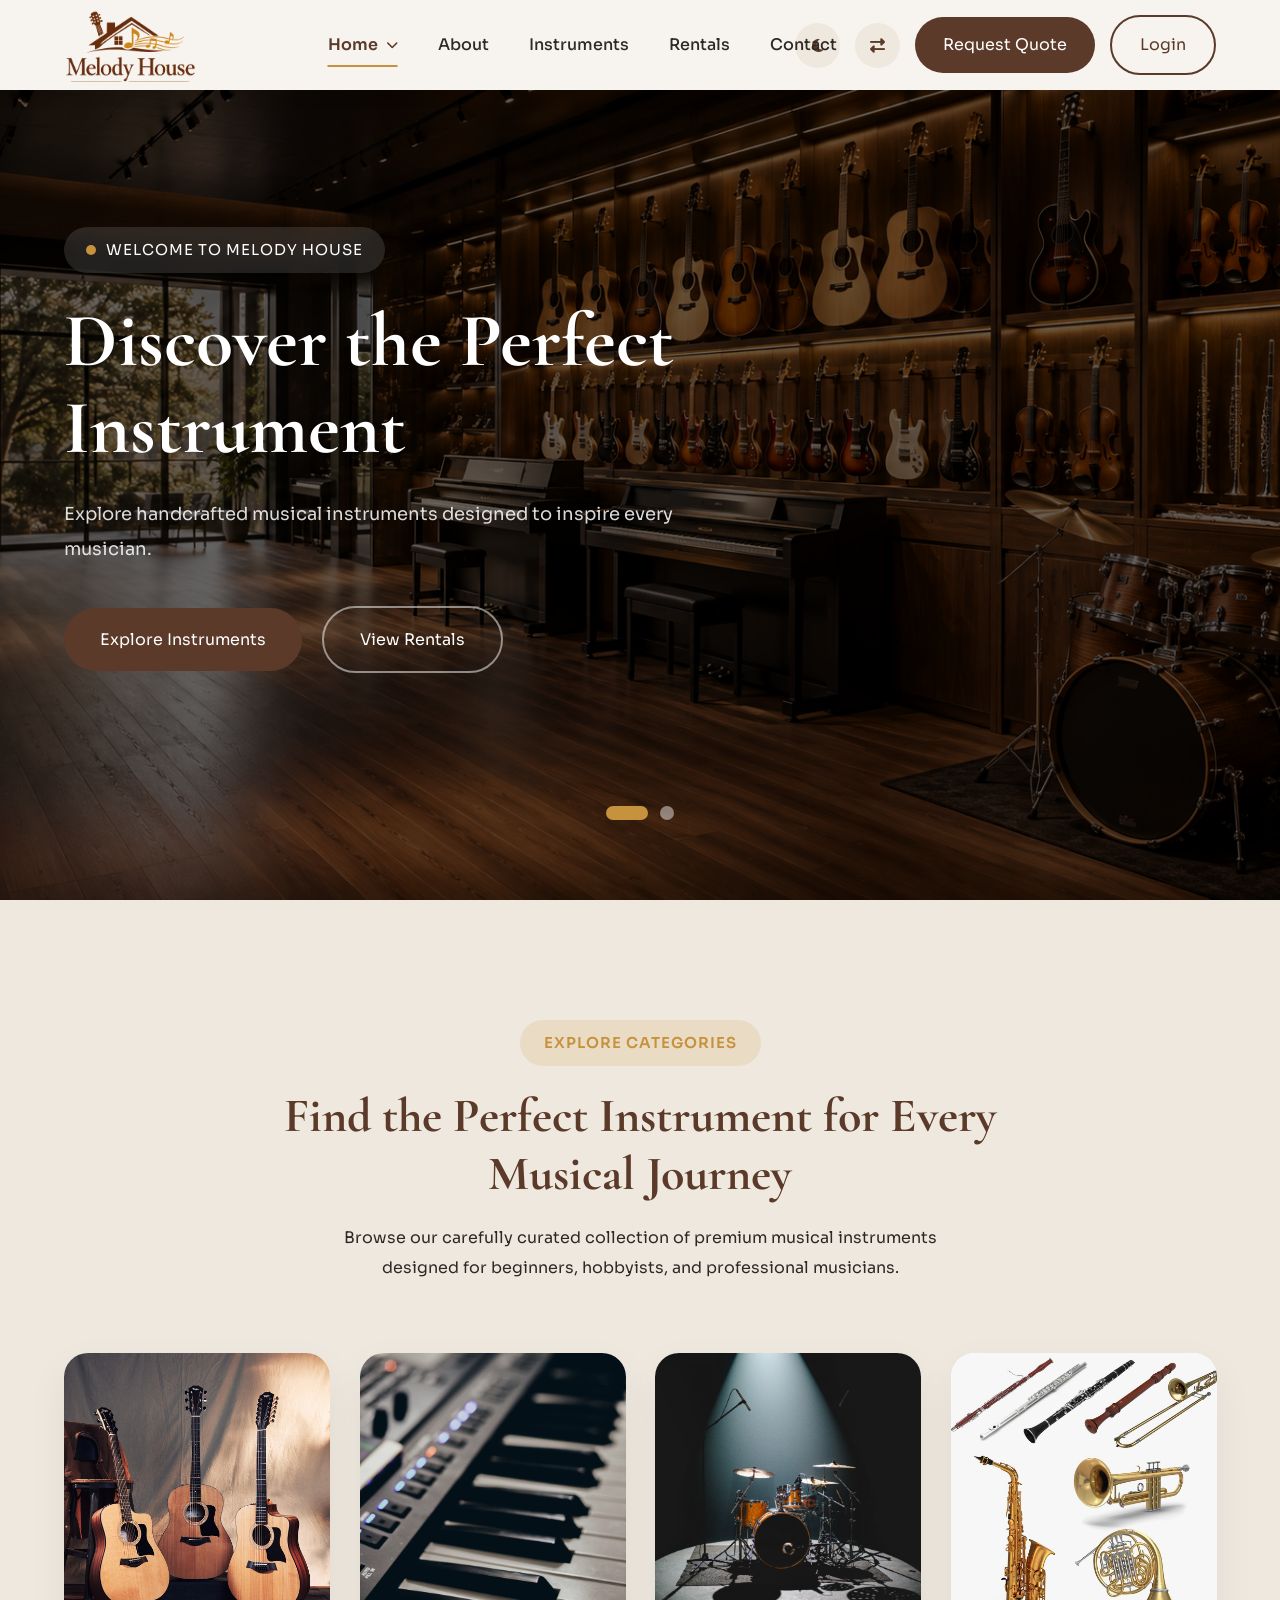
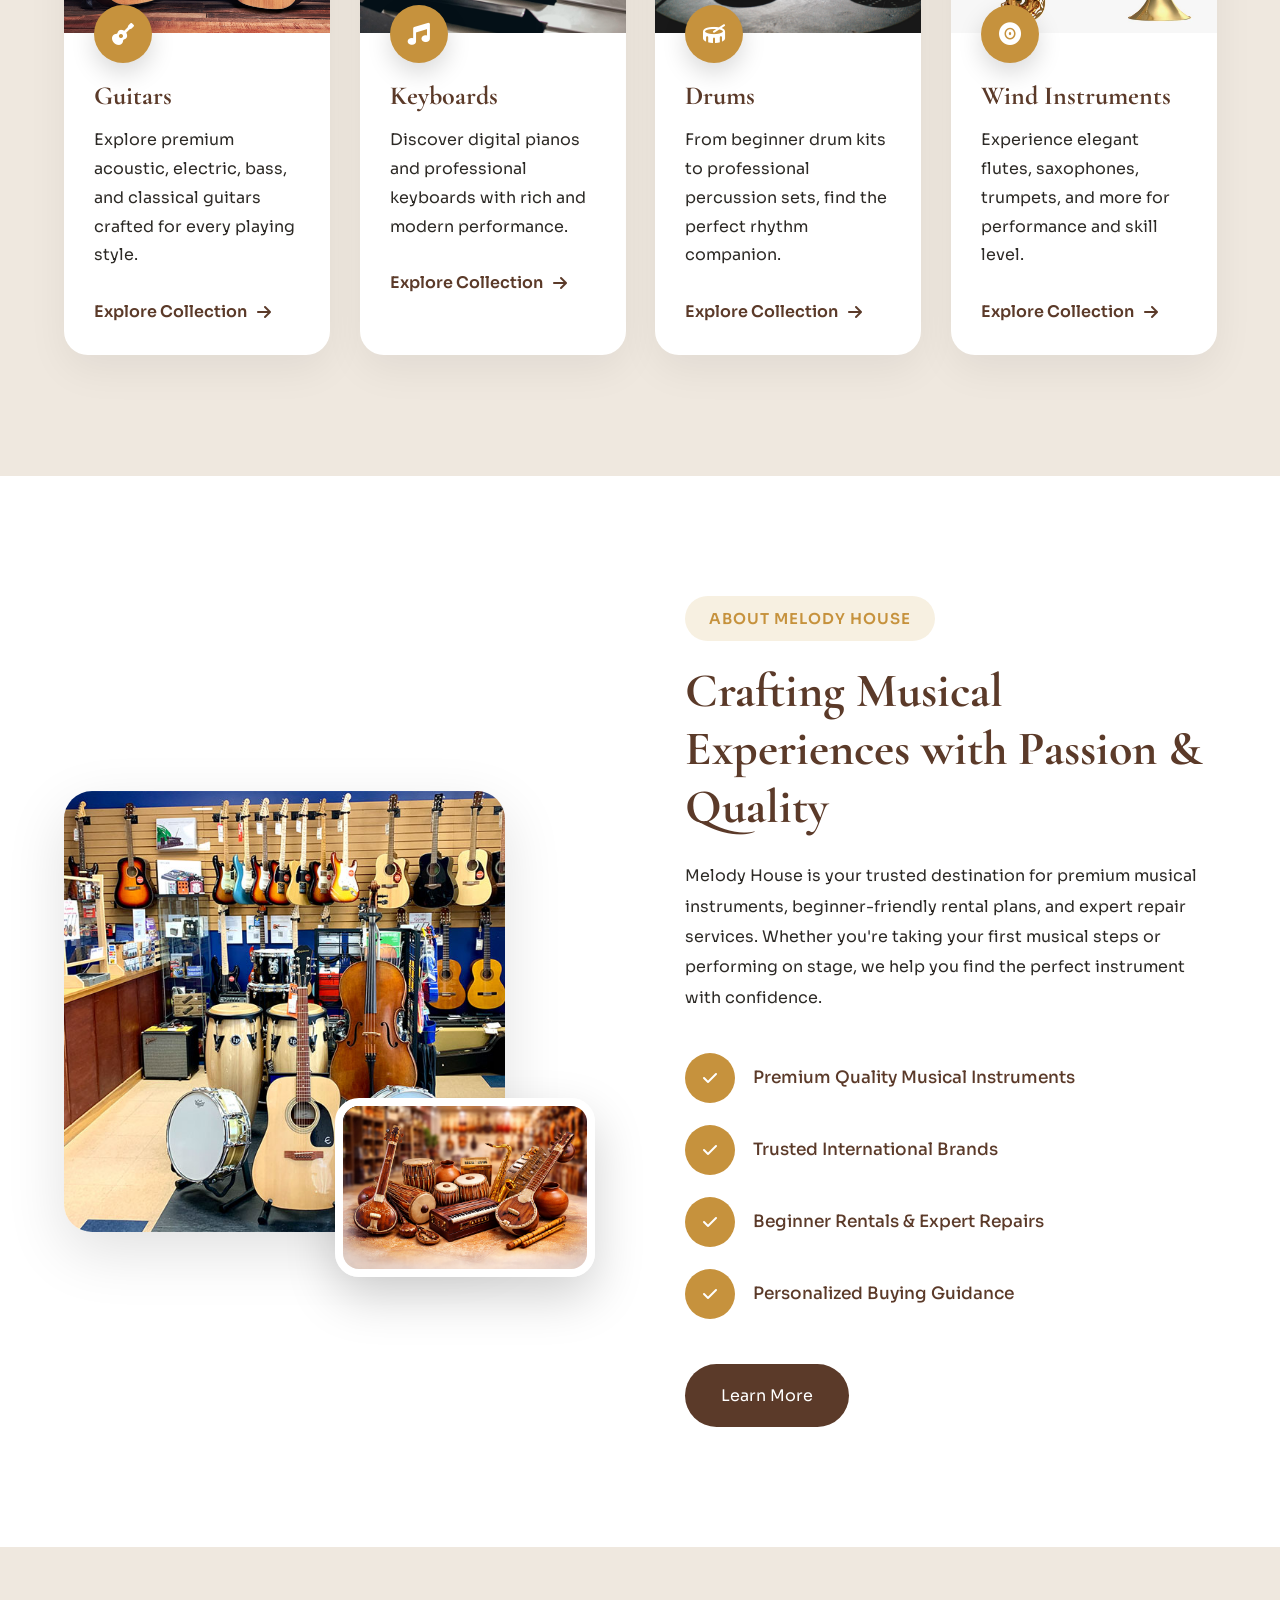
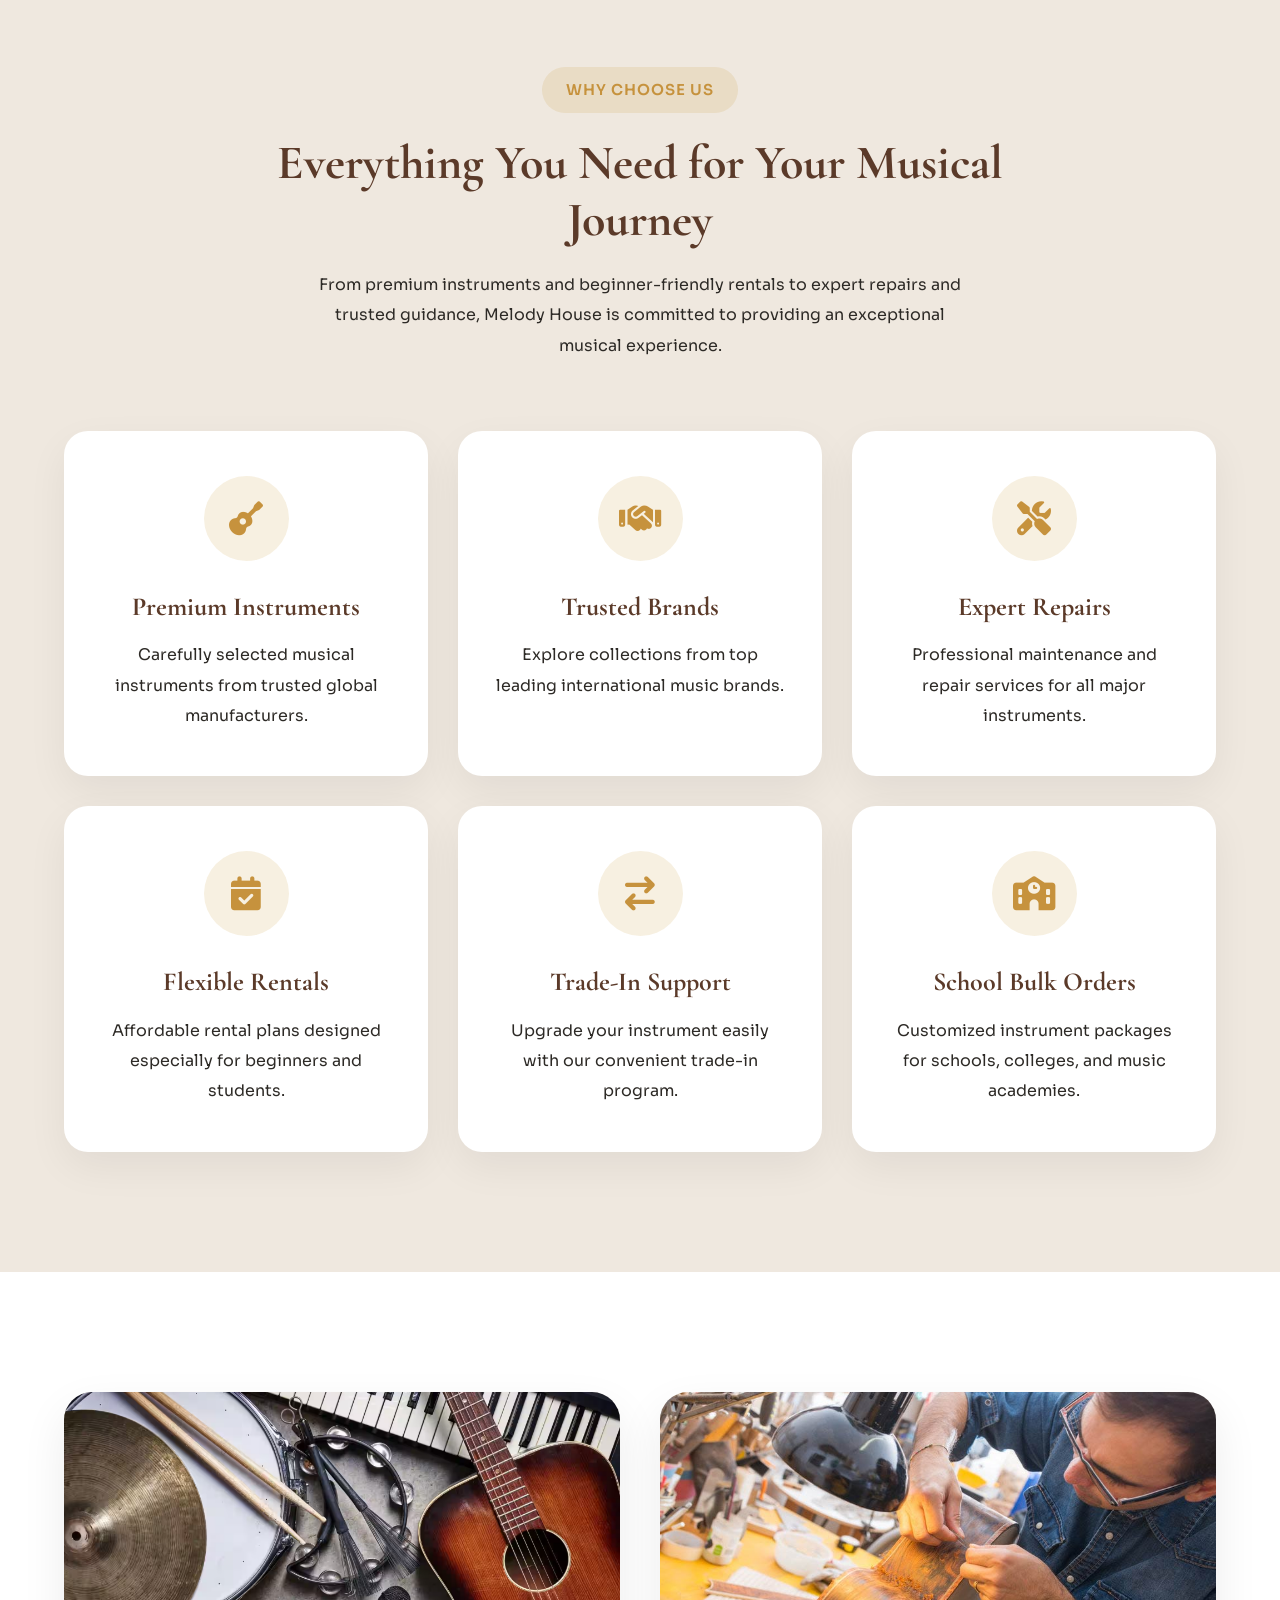
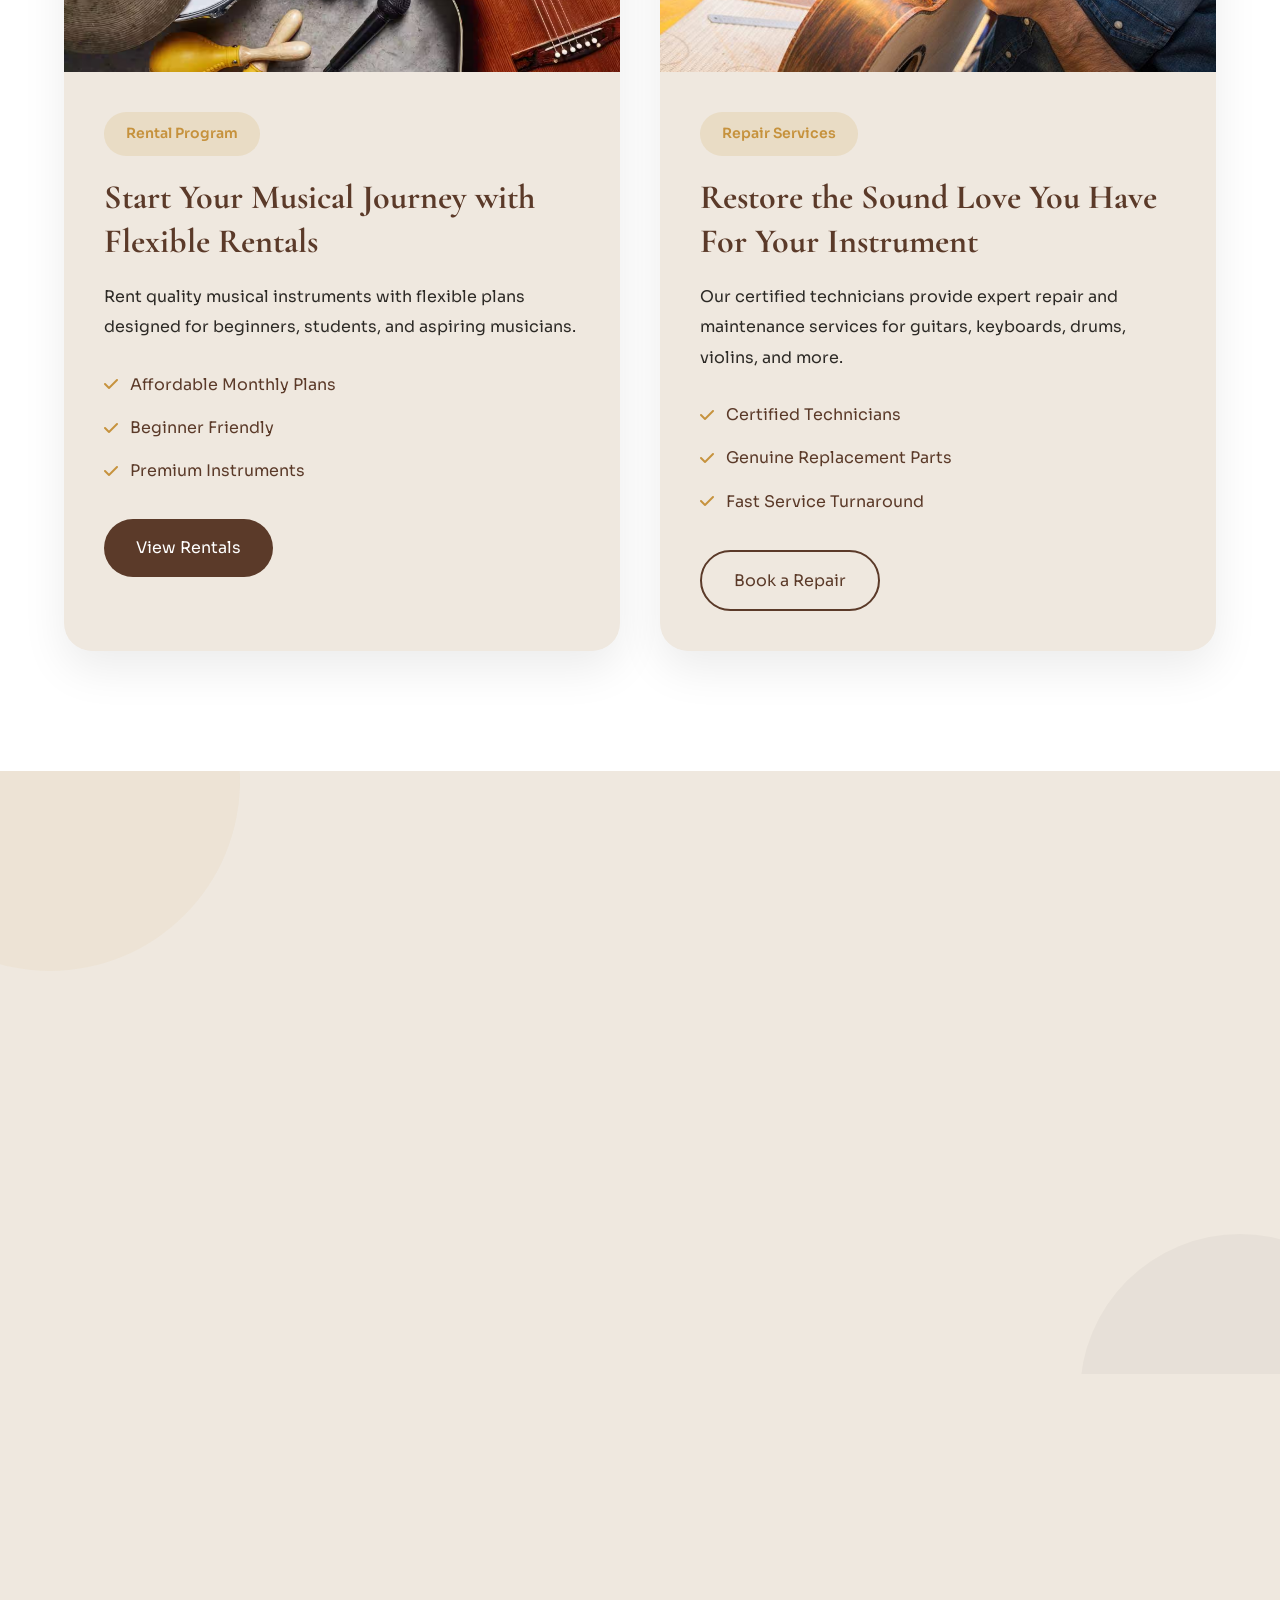
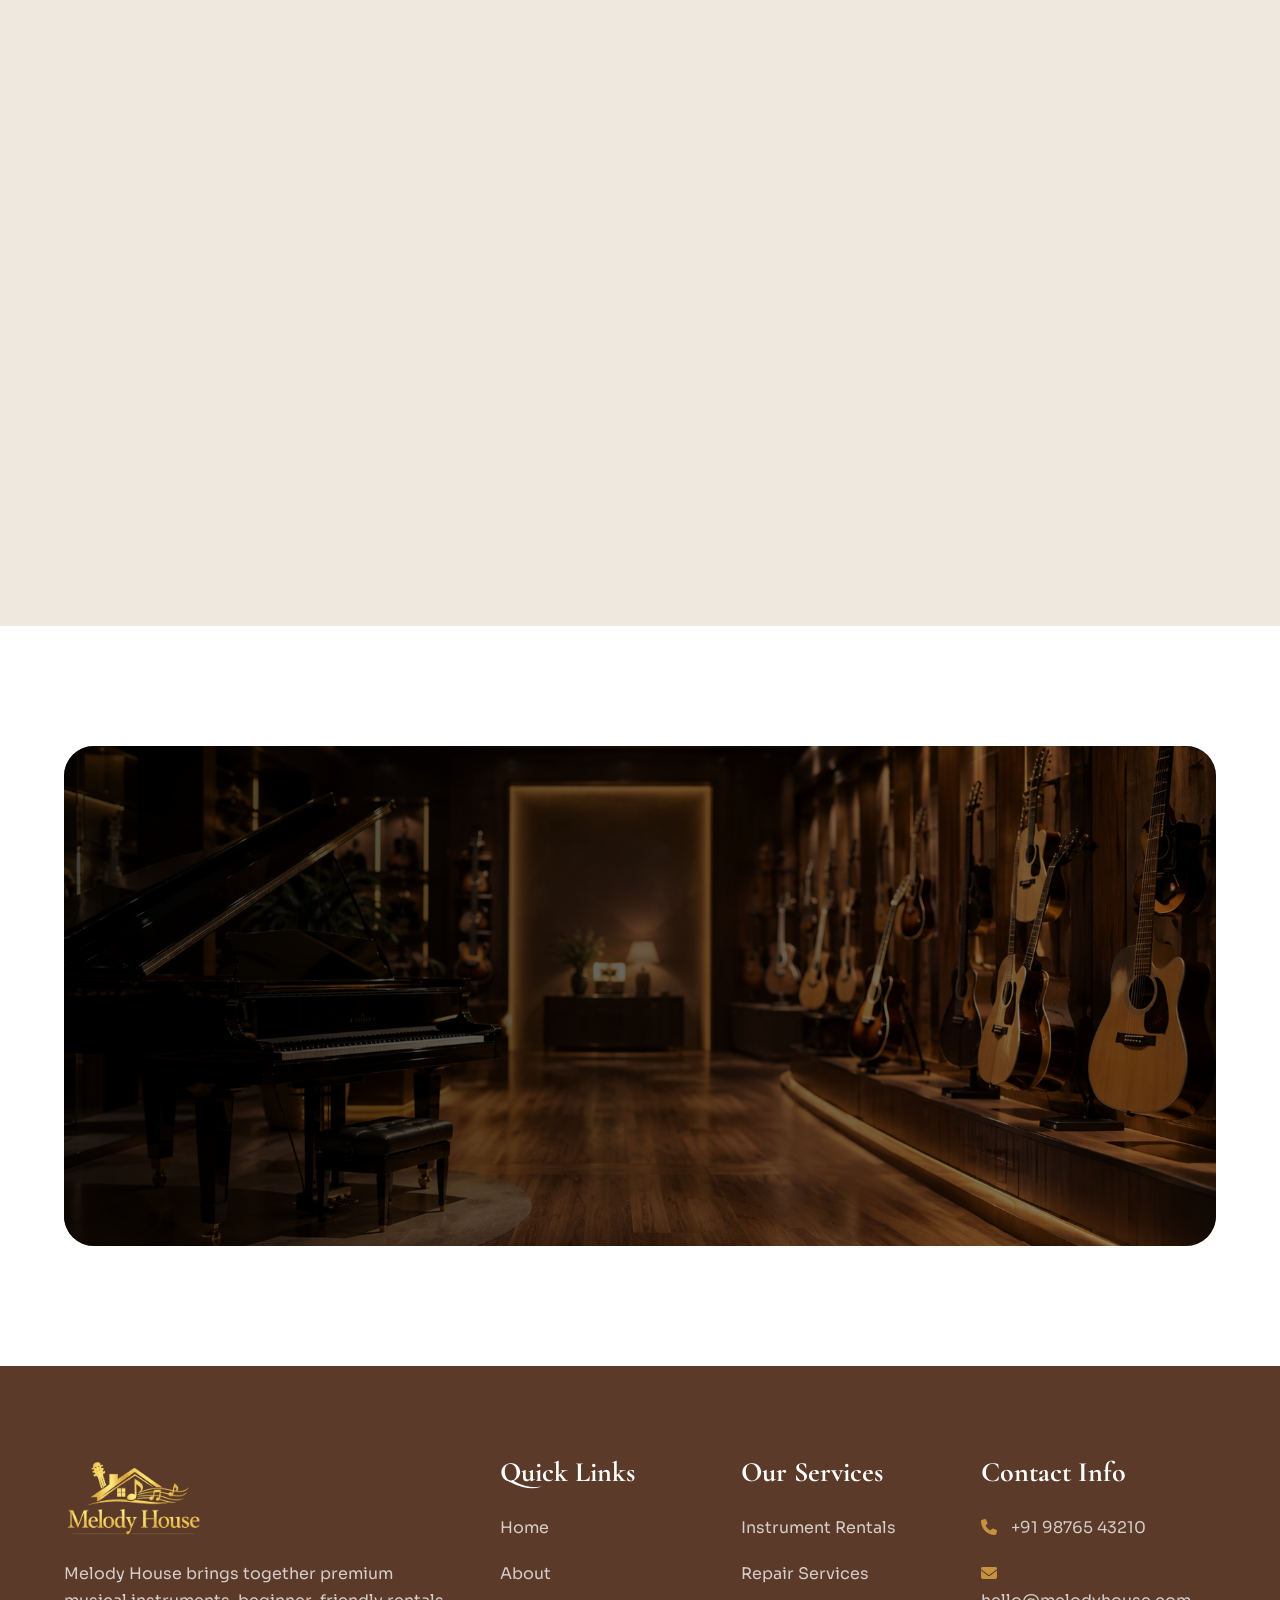
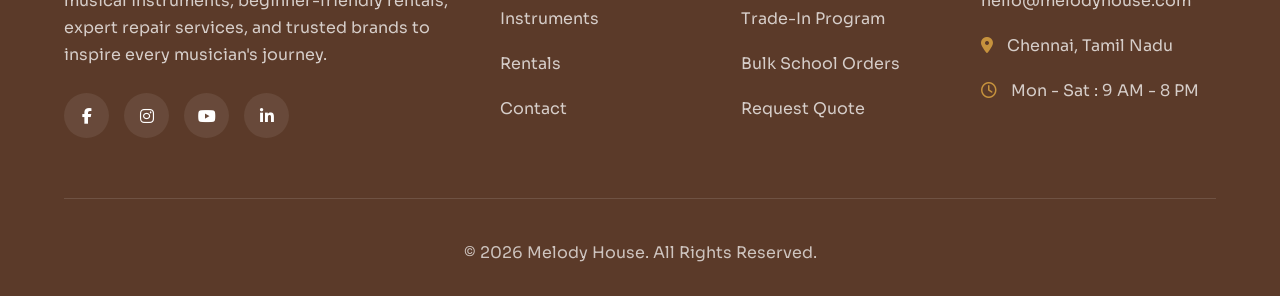
<file: index.html>
<!DOCTYPE html>
<html lang="en" dir="ltr">

<head>

    <!--=========================================
                    Meta Tags
    ==========================================-->

    <meta charset="UTF-8">
    <meta name="viewport" content="width=device-width, initial-scale=1.0">

    <!--=========================================
                    Title
    ==========================================-->

    <title>Melody House</title>

    <!--=========================================
                    Favicon
    ==========================================-->

    <link rel="icon" type="image/png" href="images/favicon.png">

    <!--=========================================
                Google Fonts
    ==========================================-->

    <link rel="preconnect" href="https://fonts.googleapis.com">

    <link rel="preconnect" href="https://fonts.gstatic.com" crossorigin>

    <link
        href="https://fonts.googleapis.com/css2?family=Cormorant+Garamond:wght@400;500;600;700&family=Sora:wght@100..800&display=swap"
        rel="stylesheet">

    <!--=========================================
                Font Awesome
    ==========================================-->

    <link rel="stylesheet" href="https://cdnjs.cloudflare.com/ajax/libs/font-awesome/6.7.2/css/all.min.css">

    <!--=========================================
                    CSS
    ==========================================-->

    <link rel="stylesheet" href="css/style.css">

</head>

<body>

    <!--=========================================
                Header Start
==========================================-->

    <header class="header">

        <div class="container">

            <nav class="navbar">

                <!--=========================================
                        Logo
            ==========================================-->

                <a href="index.html" class="logo">

                    <img src="images/logo.png" alt="Melody House Logo">

                </a>

                <!--=========================================
                    Navigation Menu
            ==========================================-->

                <div class="nav-menu">

                    <!-- Close Button -->

                    <div class="menu-close">

                        <i class="fa-solid fa-xmark"></i>

                    </div>

                    <ul class="nav-links">

                        <!-- Home Dropdown -->

                        <li class="nav-item dropdown">

                            <a href="#" class="dropdown-toggle active">

                                Home

                                <i class="fa-solid fa-chevron-down"></i>

                            </a>

                            <ul class="dropdown-menu">

                                <li>

                                    <a href="index.html" class="active">

                                        Home 1

                                    </a>

                                </li>

                                <li>

                                    <a href="home-2.html">

                                        Home 2

                                    </a>

                                </li>

                            </ul>

                        </li>

                        <!-- About -->

                        <li class="nav-item">

                            <a href="about.html">

                                About

                            </a>

                        </li>

                        <!-- Instruments -->

                        <li class="nav-item">

                            <a href="instruments.html">

                                Instruments

                            </a>

                        </li>

                        <!-- Rentals -->

                        <li class="nav-item">

                            <a href="rentals.html">

                                Rentals

                            </a>

                        </li>

                        <!-- Contact -->

                        <li class="nav-item">

                            <a href="contact.html">

                                Contact

                            </a>

                        </li>

                    </ul>

                    <!--=========================================
                        Mobile Actions
                ==========================================-->

                    <div class="mobile-actions">

                        <!-- Dark Mode -->

                        <button class="icon-btn dark-toggle">

                            <i class="fa-solid fa-moon"></i>

                        </button>

                        <!-- RTL -->

                        <button class="icon-btn rtl-toggle">

                            <i class="fa-solid fa-right-left"></i>

                        </button>

                        <!-- Request Quote -->

                        <a href="request-quote.html" class="primary-btn">

                            Request Quote

                        </a>

                        <!-- Login -->

                        <a href="login.html" class="secondary-btn">

                            Login

                        </a>

                    </div>

                </div>

                <!--=========================================
                    Desktop Actions
            ==========================================-->

                <div class="nav-actions">

                    <!-- Dark Mode -->

                    <button class="icon-btn dark-toggle">

                        <i class="fa-solid fa-moon"></i>

                    </button>

                    <!-- RTL -->

                    <button class="icon-btn rtl-toggle">

                        <i class="fa-solid fa-right-left"></i>

                    </button>

                    <!-- Request Quote -->

                    <a href="request-quote.html" class="primary-btn">

                        Request Quote

                    </a>

                    <!-- Login -->

                    <a href="login.html" class="secondary-btn">

                        Login

                    </a>

                </div>

                <!--=========================================
                    Mobile Menu Toggle
            ==========================================-->

                <div class="menu-toggle">

                    <i class="fa-solid fa-bars"></i>

                </div>

            </nav>

        </div>

    </header>

    <div class="menu-overlay"></div>
    <!--=========================================
                Header End
==========================================-->


    <!--=========================================
                Hero Start
==========================================-->

    <section class="hero">

        <div class="hero-slider">

            <!--=========================================
                    Slide 01
        ==========================================-->

            <div class="hero-slide active">

                <div class="hero-overlay"></div>

                <img src="images/hero-slide-1.jpg" alt="Premium Music Store">

                <div class="container">

                    <div class="hero-content">

                        <span class="hero-subtitle">

                            Welcome to Melody House

                        </span>

                        <h1>

                            Discover the Perfect Instrument

                        </h1>

                        <p>

                            Explore handcrafted musical instruments designed to inspire every musician.

                        </p>

                        <div class="hero-buttons">

                            <a href="instruments.html" class="primary-btn">

                                Explore Instruments

                            </a>

                            <a href="rentals.html" class="secondary-btn">

                                View Rentals

                            </a>

                        </div>

                    </div>

                </div>

            </div>

            <!--=========================================
                    Slide 02
        ==========================================-->

            <div class="hero-slide">

                <div class="hero-overlay"></div>

                <img src="images/hero-slide-2.jpg" alt="Music Instrument Repair">

                <div class="container">

                    <div class="hero-content">

                        <span class="hero-subtitle">

                            Trusted by Music Lovers

                        </span>

                        <h1>

                            Rent, Repair & Play with Confidence

                        </h1>

                        <p>

                            Affordable rental plans, certified repair services, and trusted musical brands—all under one
                            roof for beginners and professionals.

                        </p>

                        <div class="hero-buttons">

                            <a href="request-quote.html" class="primary-btn">

                                Request Quote

                            </a>

                            <a href="contact.html" class="secondary-btn">

                                Contact Us

                            </a>

                        </div>

                    </div>

                </div>

            </div>

        </div>


        <!--=========================================
                Hero Pagination
    ==========================================-->

        <div class="hero-pagination">

            <span class="hero-dot active"></span>

            <span class="hero-dot"></span>

        </div>

    </section>

    <!--=========================================
                Hero End
==========================================-->


    <!--=========================================
        Instrument Categories Start
==========================================-->

    <section class="mh-category-section">

        <div class="container">

            <div class="mh-category-header">

                <span class="mh-category-badge">

                    Explore Categories

                </span>

                <h2 class="mh-category-heading">

                    Find the Perfect Instrument for Every Musical Journey

                </h2>

                <p class="mh-category-summary">

                    Browse our carefully curated collection of premium musical instruments designed for beginners,
                    hobbyists, and professional musicians.

                </p>

            </div>

            <div class="mh-category-grid">

                <!-- Category 01 -->

                <div class="mh-category-card">

                    <div class="mh-category-image-box">

                        <img src="images/category-guitar.jpg" alt="Guitars">

                    </div>

                    <div class="mh-category-content-box">

                        <div class="mh-category-icon-box">

                            <i class="fa-solid fa-guitar"></i>

                        </div>

                        <h3 class="mh-category-title">

                            Guitars

                        </h3>

                        <p class="mh-category-description">

                            Explore premium acoustic, electric, bass, and classical guitars crafted for every playing
                            style.

                        </p>

                        <a href="instruments.html" class="mh-category-link">

                            Explore Collection

                            <i class="fa-solid fa-arrow-right"></i>

                        </a>

                    </div>

                </div>

                <!-- Category 02 -->

                <div class="mh-category-card">

                    <div class="mh-category-image-box">

                        <img src="images/category-keyboard.jpg" alt="Keyboards">

                    </div>

                    <div class="mh-category-content-box">

                        <div class="mh-category-icon-box">

                            <i class="fa-solid fa-music"></i>

                        </div>

                        <h3 class="mh-category-title">

                            Keyboards

                        </h3>

                        <p class="mh-category-description">

                            Discover digital pianos and professional keyboards with rich and modern performance.

                        </p>

                        <a href="instruments.html" class="mh-category-link">

                            Explore Collection

                            <i class="fa-solid fa-arrow-right"></i>

                        </a>

                    </div>

                </div>

                <!-- Category 03 -->

                <div class="mh-category-card">

                    <div class="mh-category-image-box">

                        <img src="images/category-drums.jpg" alt="Drums">

                    </div>

                    <div class="mh-category-content-box">

                        <div class="mh-category-icon-box">

                            <i class="fa-solid fa-drum"></i>

                        </div>

                        <h3 class="mh-category-title">

                            Drums

                        </h3>

                        <p class="mh-category-description">

                            From beginner drum kits to professional percussion sets, find the perfect rhythm companion.

                        </p>

                        <a href="instruments.html" class="mh-category-link">

                            Explore Collection

                            <i class="fa-solid fa-arrow-right"></i>

                        </a>

                    </div>

                </div>

                <!-- Category 04 -->

                <div class="mh-category-card">

                    <div class="mh-category-image-box">

                        <img src="images/category-wind.jpg" alt="Wind Instruments">

                    </div>

                    <div class="mh-category-content-box">

                        <div class="mh-category-icon-box">

                            <i class="fa-solid fa-record-vinyl"></i>

                        </div>

                        <h3 class="mh-category-title">

                            Wind Instruments

                        </h3>

                        <p class="mh-category-description">

                            Experience elegant flutes, saxophones, trumpets, and more for performance and skill
                            level.

                        </p>

                        <a href="instruments.html" class="mh-category-link">

                            Explore Collection

                            <i class="fa-solid fa-arrow-right"></i>

                        </a>

                    </div>

                </div>

            </div>

        </div>

    </section>

    <!--=========================================
        Instrument Categories End
==========================================-->

    <!--=========================================
            About Melody House Start
==========================================-->

    <section class="mh-about-section">

        <div class="container">

            <div class="mh-about-layout">

                <!-- About Images -->

                <div class="mh-about-visual">

                    <div class="mh-about-primary-image">

                        <img src="images/about-main.jpg" alt="Melody House Store">

                    </div>

                    <div class="mh-about-secondary-image">

                        <img src="images/about-small.jpg" alt="Music Instruments">

                    </div>

                </div>

                <!-- About Content -->

                <div class="mh-about-details">

                    <span class="mh-about-badge">

                        About Melody House

                    </span>

                    <h2 class="mh-about-heading">

                        Crafting Musical Experiences with Passion & Quality

                    </h2>

                    <p class="mh-about-summary">

                        Melody House is your trusted destination for premium musical instruments, beginner-friendly
                        rental plans, and expert repair services. Whether you're taking your first musical steps or
                        performing on stage, we help you find the perfect instrument with confidence.

                    </p>

                    <div class="mh-about-feature-list">

                        <div class="mh-about-feature-item">

                            <div class="mh-about-feature-icon">

                                <i class="fa-solid fa-check"></i>

                            </div>

                            <div class="mh-about-feature-text">

                                Premium Quality Musical Instruments

                            </div>

                        </div>

                        <div class="mh-about-feature-item">

                            <div class="mh-about-feature-icon">

                                <i class="fa-solid fa-check"></i>

                            </div>

                            <div class="mh-about-feature-text">

                                Trusted International Brands

                            </div>

                        </div>

                        <div class="mh-about-feature-item">

                            <div class="mh-about-feature-icon">

                                <i class="fa-solid fa-check"></i>

                            </div>

                            <div class="mh-about-feature-text">

                                Beginner Rentals & Expert Repairs

                            </div>

                        </div>

                        <div class="mh-about-feature-item">

                            <div class="mh-about-feature-icon">

                                <i class="fa-solid fa-check"></i>

                            </div>

                            <div class="mh-about-feature-text">

                                Personalized Buying Guidance

                            </div>

                        </div>

                    </div>

                    <a href="about.html" class="primary-btn">

                        Learn More

                    </a>

                </div>

            </div>

        </div>

    </section>

    <!--=========================================
            About Melody House End
==========================================-->

    <!--=========================================
        Why Choose Melody House Start
==========================================-->

    <section class="mh-advantage-section">

        <div class="container">

            <div class="mh-advantage-intro">

                <span class="mh-advantage-badge">

                    Why Choose Us

                </span>

                <h2 class="mh-advantage-heading">

                    Everything You Need for Your Musical Journey

                </h2>

                <p class="mh-advantage-summary">

                    From premium instruments and beginner-friendly rentals to expert repairs and trusted guidance,
                    Melody House is committed to providing an exceptional musical experience.

                </p>

            </div>

            <div class="mh-advantage-grid">

                <!-- Card 01 -->

                <div class="mh-advantage-card">

                    <div class="mh-advantage-icon">

                        <i class="fa-solid fa-guitar"></i>

                    </div>

                    <h3 class="mh-advantage-title">

                        Premium Instruments

                    </h3>

                    <p class="mh-advantage-text">

                        Carefully selected musical instruments from trusted global manufacturers.

                    </p>

                </div>

                <!-- Card 02 -->

                <div class="mh-advantage-card">

                    <div class="mh-advantage-icon">

                        <i class="fa-solid fa-handshake"></i>

                    </div>

                    <h3 class="mh-advantage-title">

                        Trusted Brands

                    </h3>

                    <p class="mh-advantage-text">

                        Explore collections from top leading international music brands.

                    </p>

                </div>

                <!-- Card 03 -->

                <div class="mh-advantage-card">

                    <div class="mh-advantage-icon">

                        <i class="fa-solid fa-screwdriver-wrench"></i>

                    </div>

                    <h3 class="mh-advantage-title">

                        Expert Repairs

                    </h3>

                    <p class="mh-advantage-text">

                        Professional maintenance and repair services for all major instruments.

                    </p>

                </div>

                <!-- Card 04 -->

                <div class="mh-advantage-card">

                    <div class="mh-advantage-icon">

                        <i class="fa-solid fa-calendar-check"></i>

                    </div>

                    <h3 class="mh-advantage-title">

                        Flexible Rentals

                    </h3>

                    <p class="mh-advantage-text">

                        Affordable rental plans designed especially for beginners and students.

                    </p>

                </div>

                <!-- Card 05 -->

                <div class="mh-advantage-card">

                    <div class="mh-advantage-icon">

                        <i class="fa-solid fa-arrow-right-arrow-left"></i>

                    </div>

                    <h3 class="mh-advantage-title">

                        Trade-In Support

                    </h3>

                    <p class="mh-advantage-text">

                        Upgrade your instrument easily with our convenient trade-in program.

                    </p>

                </div>

                <!-- Card 06 -->

                <div class="mh-advantage-card">

                    <div class="mh-advantage-icon">

                        <i class="fa-solid fa-school"></i>

                    </div>

                    <h3 class="mh-advantage-title">

                        School Bulk Orders

                    </h3>

                    <p class="mh-advantage-text">

                        Customized instrument packages for schools, colleges, and music academies.

                    </p>

                </div>

            </div>

        </div>

    </section>

    <!--=========================================
        Why Choose Melody House End
==========================================-->

    <!--=========================================
      Rental & Repair Services Start
==========================================-->

    <section class="mh-service-section">

        <div class="container">

            <div class="mh-service-wrapper">

                <!-- Rental Card -->

                <div class="mh-rental-panel">

                    <div class="mh-rental-photo">

                        <img src="images/rental-service.jpg" alt="Instrument Rentals">

                    </div>

                    <div class="mh-rental-content">

                        <span class="mh-rental-badge">

                            Rental Program

                        </span>

                        <h2 class="mh-rental-heading">

                            Start Your Musical Journey with Flexible Rentals

                        </h2>

                        <p class="mh-rental-summary">

                            Rent quality musical instruments with flexible plans designed for beginners, students, and
                            aspiring musicians.

                        </p>

                        <ul class="mh-rental-list">

                            <li><i class="fa-solid fa-check"></i> Affordable Monthly Plans</li>

                            <li><i class="fa-solid fa-check"></i> Beginner Friendly</li>

                            <li><i class="fa-solid fa-check"></i> Premium Instruments</li>

                        </ul>

                        <a href="rentals.html" class="primary-btn">

                            View Rentals

                        </a>

                    </div>

                </div>

                <!-- Repair Card -->

                <div class="mh-repair-panel">

                    <div class="mh-repair-photo">

                        <img src="images/repair-service.jpg" alt="Repair Services">

                    </div>

                    <div class="mh-repair-content">

                        <span class="mh-repair-badge">

                            Repair Services

                        </span>

                        <h2 class="mh-repair-heading">

                            Restore the Sound Love You Have For Your Instrument

                        </h2>

                        <p class="mh-repair-summary">

                            Our certified technicians provide expert repair and maintenance services for guitars,
                            keyboards, drums, violins, and more.

                        </p>

                        <ul class="mh-repair-list">

                            <li><i class="fa-solid fa-check"></i> Certified Technicians</li>

                            <li><i class="fa-solid fa-check"></i> Genuine Replacement Parts</li>

                            <li><i class="fa-solid fa-check"></i> Fast Service Turnaround</li>

                        </ul>

                        <a href="request-quote.html" class="secondary-btn">

                            Book a Repair

                        </a>

                    </div>

                </div>

            </div>

        </div>

    </section>

    <!--=========================================
      Rental & Repair Services End
==========================================-->

    <!--=========================================
            Trusted Brands Start
==========================================-->

    <section class="mh-brand-section">

        <div class="container">

            <div class="mh-brand-header">

                <span class="mh-brand-badge">

                    Trusted Brands

                </span>

                <h2 class="mh-brand-heading">

                    We Proudly Carry Industry Leading Music Brands

                </h2>

            </div>

            <div class="mh-brand-slider">

                <div class="mh-brand-track">

                    <!-- Original Logos -->

                    <div class="mh-brand-item">
                        <img src="images/yamaha-logo.png" alt="Yamaha">
                    </div>

                    <div class="mh-brand-item">
                        <img src="images/roland-logo.png" alt="Roland">
                    </div>

                    <div class="mh-brand-item">
                        <img src="images/fender-logo.png" alt="Fender">
                    </div>

                    <div class="mh-brand-item">
                        <img src="images/casio-logo.png" alt="Casio">
                    </div>

                    <div class="mh-brand-item">
                        <img src="images/korg-logo.png" alt="Korg">
                    </div>

                    <div class="mh-brand-item">
                        <img src="images/gibson-logo.png" alt="Gibson">
                    </div>

                    <div class="mh-brand-item">
                        <img src="images/ibanez-logo.png" alt="Ibanez">
                    </div>

                    <div class="mh-brand-item">
                        <img src="images/pearl-logo.png" alt="Pearl">
                    </div>

                    <!-- Duplicate Logos -->

                    <div class="mh-brand-item">
                        <img src="images/yamaha-logo.png" alt="Yamaha">
                    </div>

                    <div class="mh-brand-item">
                        <img src="images/roland-logo.png" alt="Roland">
                    </div>

                    <div class="mh-brand-item">
                        <img src="images/fender-logo.png" alt="Fender">
                    </div>

                    <div class="mh-brand-item">
                        <img src="images/casio-logo.png" alt="Casio">
                    </div>

                    <div class="mh-brand-item">
                        <img src="images/korg-logo.png" alt="Korg">
                    </div>

                    <div class="mh-brand-item">
                        <img src="images/gibson-logo.png" alt="Gibson">
                    </div>

                    <div class="mh-brand-item">
                        <img src="images/ibanez-logo.png" alt="Ibanez">
                    </div>

                    <div class="mh-brand-item">
                        <img src="images/pearl-logo.png" alt="Pearl">
                    </div>

                </div>

            </div>

        </div>

    </section>

    <!--=========================================
            Trusted Brands End
==========================================-->

    <!--=========================================
            Testimonials Start
==========================================-->

    <section class="mh-review-section">

        <div class="container">

            <div class="mh-review-header">

                <span class="mh-review-badge">

                    Customer Reviews

                </span>

                <h2 class="mh-review-heading">

                    Hear What Our Customers Say

                </h2>

                <p class="mh-review-summary">

                    Musicians, students, and music educators trust Melody House for quality instruments, expert service,
                    and exceptional support.

                </p>

            </div>

            <div class="mh-review-grid">

                <!-- Review 01 -->

                <div class="mh-review-card">

                    <div class="mh-review-stars">

                        <i class="fa-solid fa-star"></i>
                        <i class="fa-solid fa-star"></i>
                        <i class="fa-solid fa-star"></i>
                        <i class="fa-solid fa-star"></i>
                        <i class="fa-solid fa-star"></i>

                    </div>

                    <p class="mh-review-message">

                        I purchased my first acoustic guitar from Melody House. The quality and customer guidance were
                        outstanding.

                    </p>

                    <div class="mh-review-profile">

                        <img src="images/review-1.jpg" alt="Customer">

                        <div class="mh-review-details">

                            <h4 class="mh-review-name">

                                Arjun Kumar

                            </h4>

                            <span class="mh-review-role">

                                Guitar Student

                            </span>

                        </div>

                    </div>

                </div>

                <!-- Review 02 -->

                <div class="mh-review-card">

                    <div class="mh-review-stars">

                        <i class="fa-solid fa-star"></i>
                        <i class="fa-solid fa-star"></i>
                        <i class="fa-solid fa-star"></i>
                        <i class="fa-solid fa-star"></i>
                        <i class="fa-solid fa-star"></i>

                    </div>

                    <p class="mh-review-message">

                        Their keyboard rental plan helped me prepare for my proffesional music exams without spending a
                        fortune.

                    </p>

                    <div class="mh-review-profile">

                        <img src="images/review-2.jpg" alt="Customer">

                        <div class="mh-review-details">

                            <h4 class="mh-review-name">

                                Priya Nair

                            </h4>

                            <span class="mh-review-role">

                                Music Student

                            </span>

                        </div>

                    </div>

                </div>

                <!-- Review 03 -->

                <div class="mh-review-card">

                    <div class="mh-review-stars">

                        <i class="fa-solid fa-star"></i>
                        <i class="fa-solid fa-star"></i>
                        <i class="fa-solid fa-star"></i>
                        <i class="fa-solid fa-star"></i>
                        <i class="fa-solid fa-star"></i>

                    </div>

                    <p class="mh-review-message">

                        Excellent repair service! My old guitar now sounds brand new. Highly recommended.

                    </p>

                    <div class="mh-review-profile">

                        <img src="images/review-3.jpg" alt="Customer">

                        <div class="mh-review-details">

                            <h4 class="mh-review-name">

                                Rahul Sharma

                            </h4>

                            <span class="mh-review-role">

                                Professional Musician

                            </span>

                        </div>

                    </div>

                </div>

            </div>

        </div>

    </section>

    <!--=========================================
            Testimonials End
==========================================-->

    <!--=========================================
            CTA Banner Start
==========================================-->

    <section class="mh-cta-section">

        <div class="container">

            <div class="mh-cta-wrapper">

                <div class="mh-cta-overlay"></div>

                <img src="images/cta-banner.jpg" alt="Melody House CTA">

                <div class="mh-cta-content">

                    <span class="mh-cta-badge">

                        Let's Make Music Together

                    </span>

                    <h2 class="mh-cta-heading">

                        Find the Perfect Instrument to Inspire Your Next Performance

                    </h2>

                    <p class="mh-cta-description">

                        Explore premium musical instruments, flexible rental plans, and expert repair services designed
                        to support musicians of every skill level.

                    </p>

                    <div class="mh-cta-buttons">

                        <a href="instruments.html" class="primary-btn">

                            Explore Instruments

                        </a>

                        <a href="request-quote.html" class="secondary-btn">

                            Request Quote

                        </a>

                    </div>

                </div>

            </div>

        </div>

    </section>

    <!--=========================================
            CTA Banner End
==========================================-->

    <!--=========================================
                Footer Start
==========================================-->

    <footer class="footer">

        <div class="container">

            <div class="footer-content">

                <!-- Footer About -->

                <div class="footer-box">

                    <a href="index.html" class="footer-logo">

                        <img src="images/logo-light.png" alt="Melody House Logo">

                    </a>

                    <p>

                        Melody House brings together premium musical instruments, beginner-friendly rentals, expert
                        repair services, and trusted brands to inspire every musician's journey.

                    </p>

                    <div class="footer-social">

                        <a href="#"><i class="fab fa-facebook-f"></i></a>

                        <a href="#"><i class="fab fa-instagram"></i></a>

                        <a href="#"><i class="fab fa-youtube"></i></a>

                        <a href="#"><i class="fab fa-linkedin-in"></i></a>

                    </div>

                </div>

                <!-- Quick Links -->

                <div class="footer-box">

                    <h4>Quick Links</h4>

                    <ul>

                        <li><a href="index.html">Home</a></li>

                        <li><a href="about.html">About</a></li>

                        <li><a href="instruments.html">Instruments</a></li>

                        <li><a href="rentals.html">Rentals</a></li>

                        <li><a href="contact.html">Contact</a></li>

                    </ul>

                </div>

                <div class="footer-box">

                    <h4>Our Services</h4>

                    <ul>

                        <li>

                            <a href="rentals.html">

                                Instrument Rentals

                            </a>

                        </li>

                        <li>

                            <a href="request-quote.html">

                                Repair Services

                            </a>

                        </li>

                        <li>

                            <a href="request-quote.html">

                                Trade-In Program

                            </a>

                        </li>

                        <li>

                            <a href="request-quote.html">

                                Bulk School Orders

                            </a>

                        </li>

                        <li>

                            <a href="request-quote.html">

                                Request Quote

                            </a>

                        </li>

                    </ul>

                </div>

                <!-- Contact -->

                <div class="footer-box">

                    <h4>Contact Info</h4>

                    <ul>

                        <li>

                            <i class="fa-solid fa-phone"></i>

                            +91 98765 43210

                        </li>

                        <li>

                            <i class="fa-solid fa-envelope"></i>

                            hello@melodyhouse.com

                        </li>

                        <li>

                            <i class="fa-solid fa-location-dot"></i>

                            Chennai, Tamil Nadu

                        </li>

                        <li>

                            <i class="fa-regular fa-clock"></i>

                            Mon - Sat : 9 AM - 8 PM

                        </li>

                    </ul>

                </div>

            </div>

            <div class="footer-bottom">

                <p>

                    © 2026 Melody House. All Rights Reserved.

                </p>

            </div>

        </div>

    </footer>

    <!--=========================================
                Footer End
==========================================-->

    <script src="js/main.js"></script>

</body>

</html>
</file>
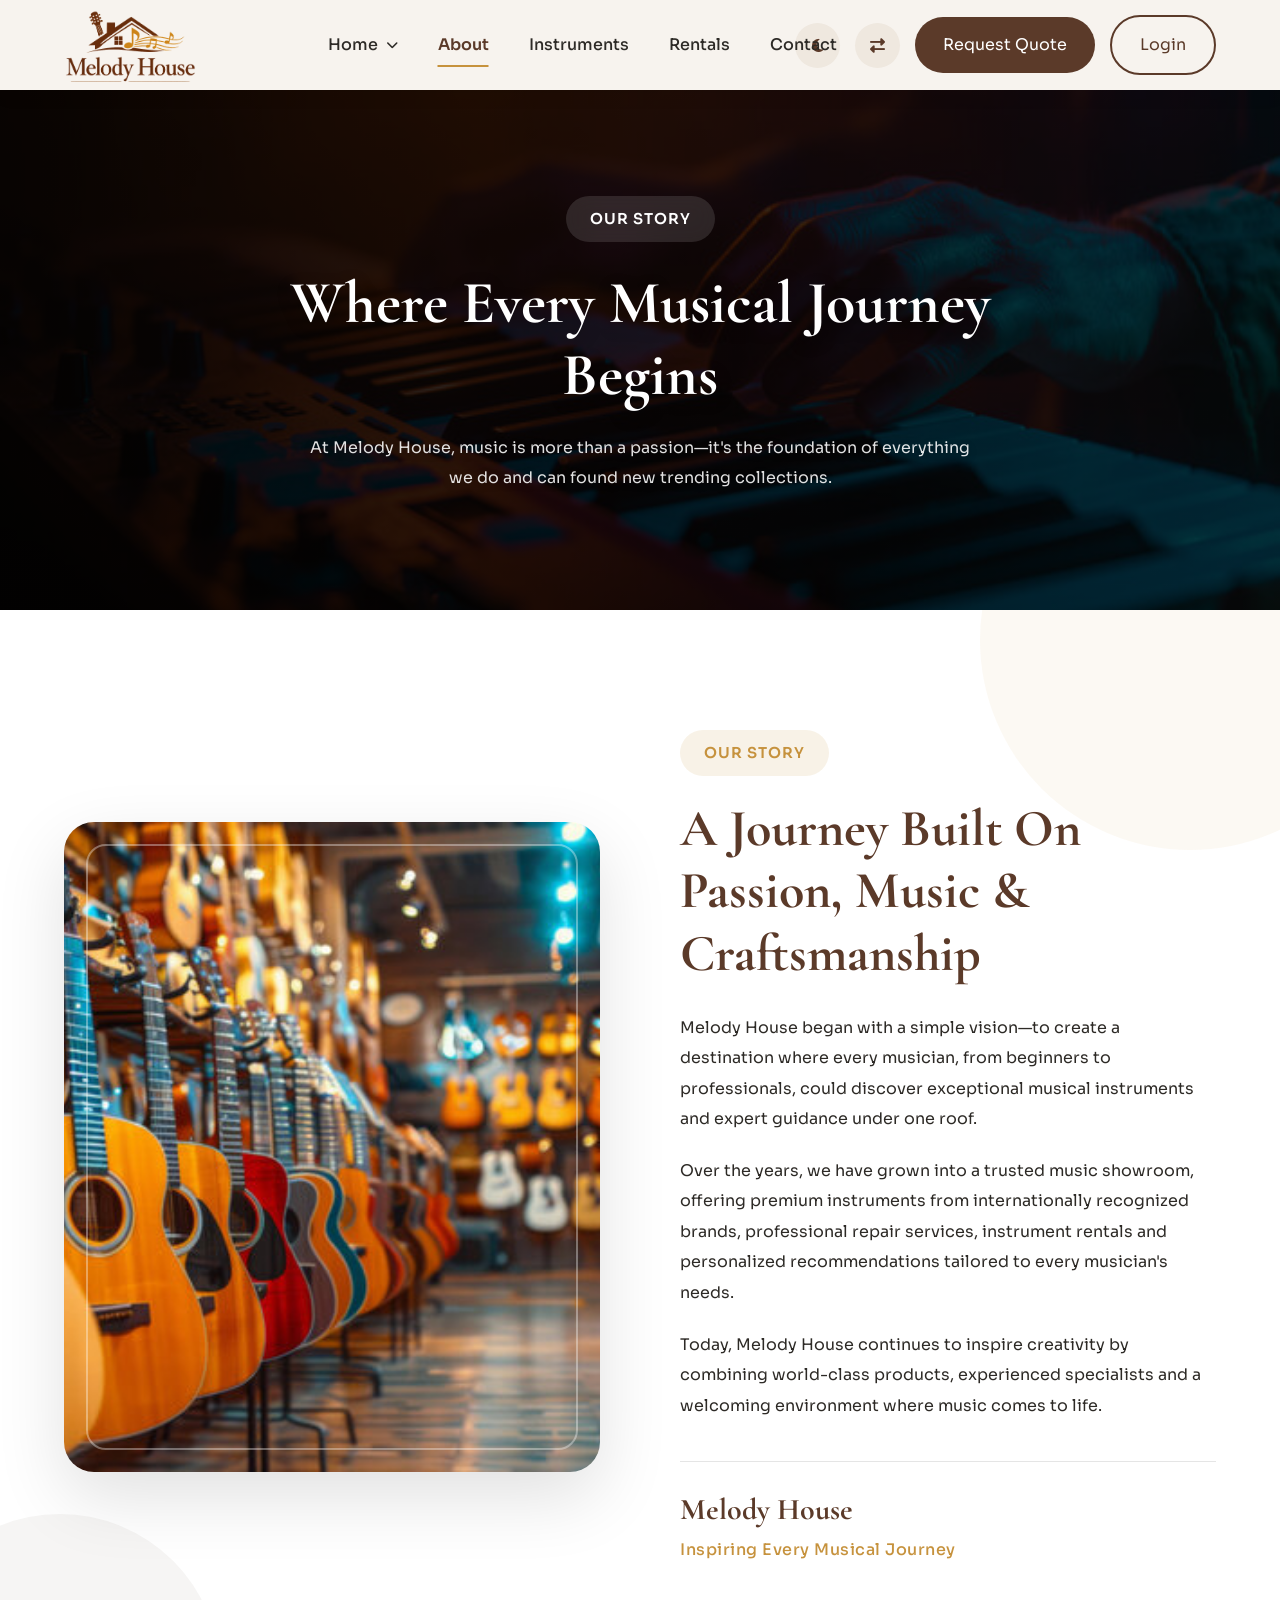
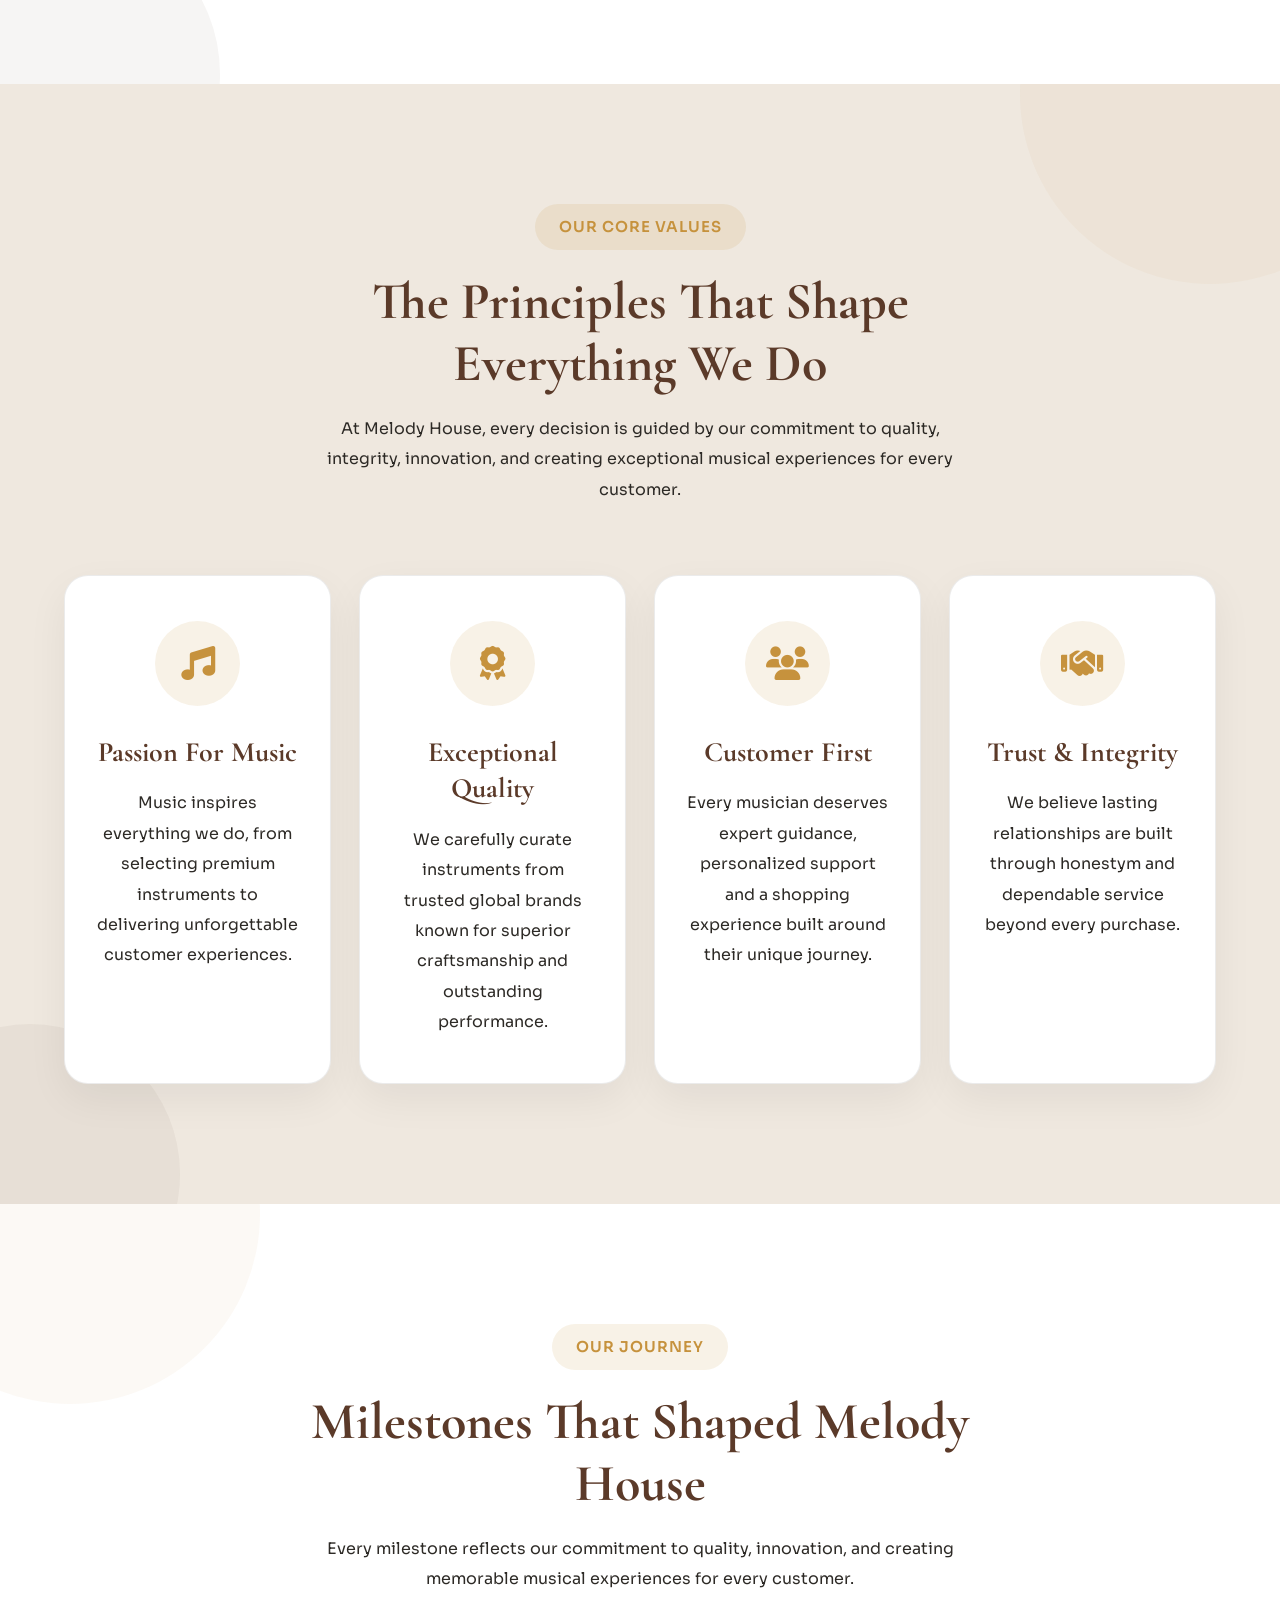
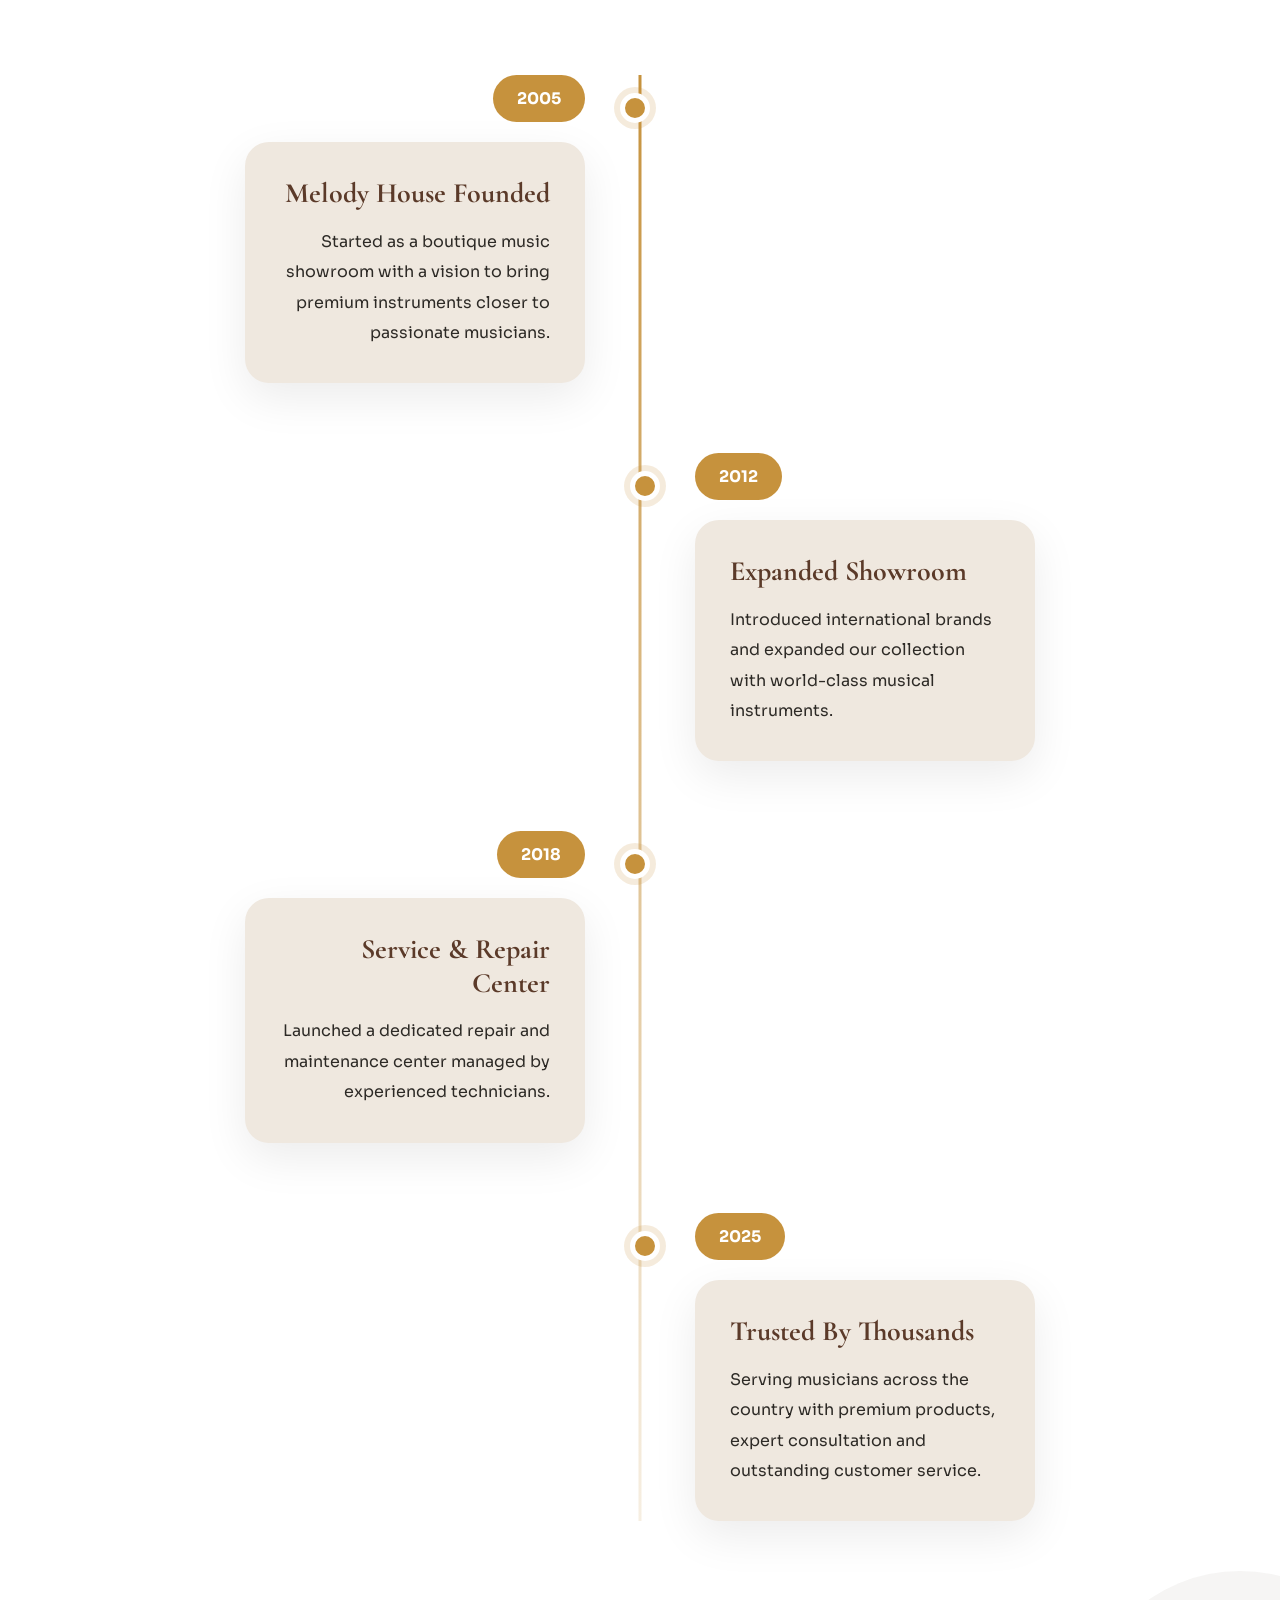
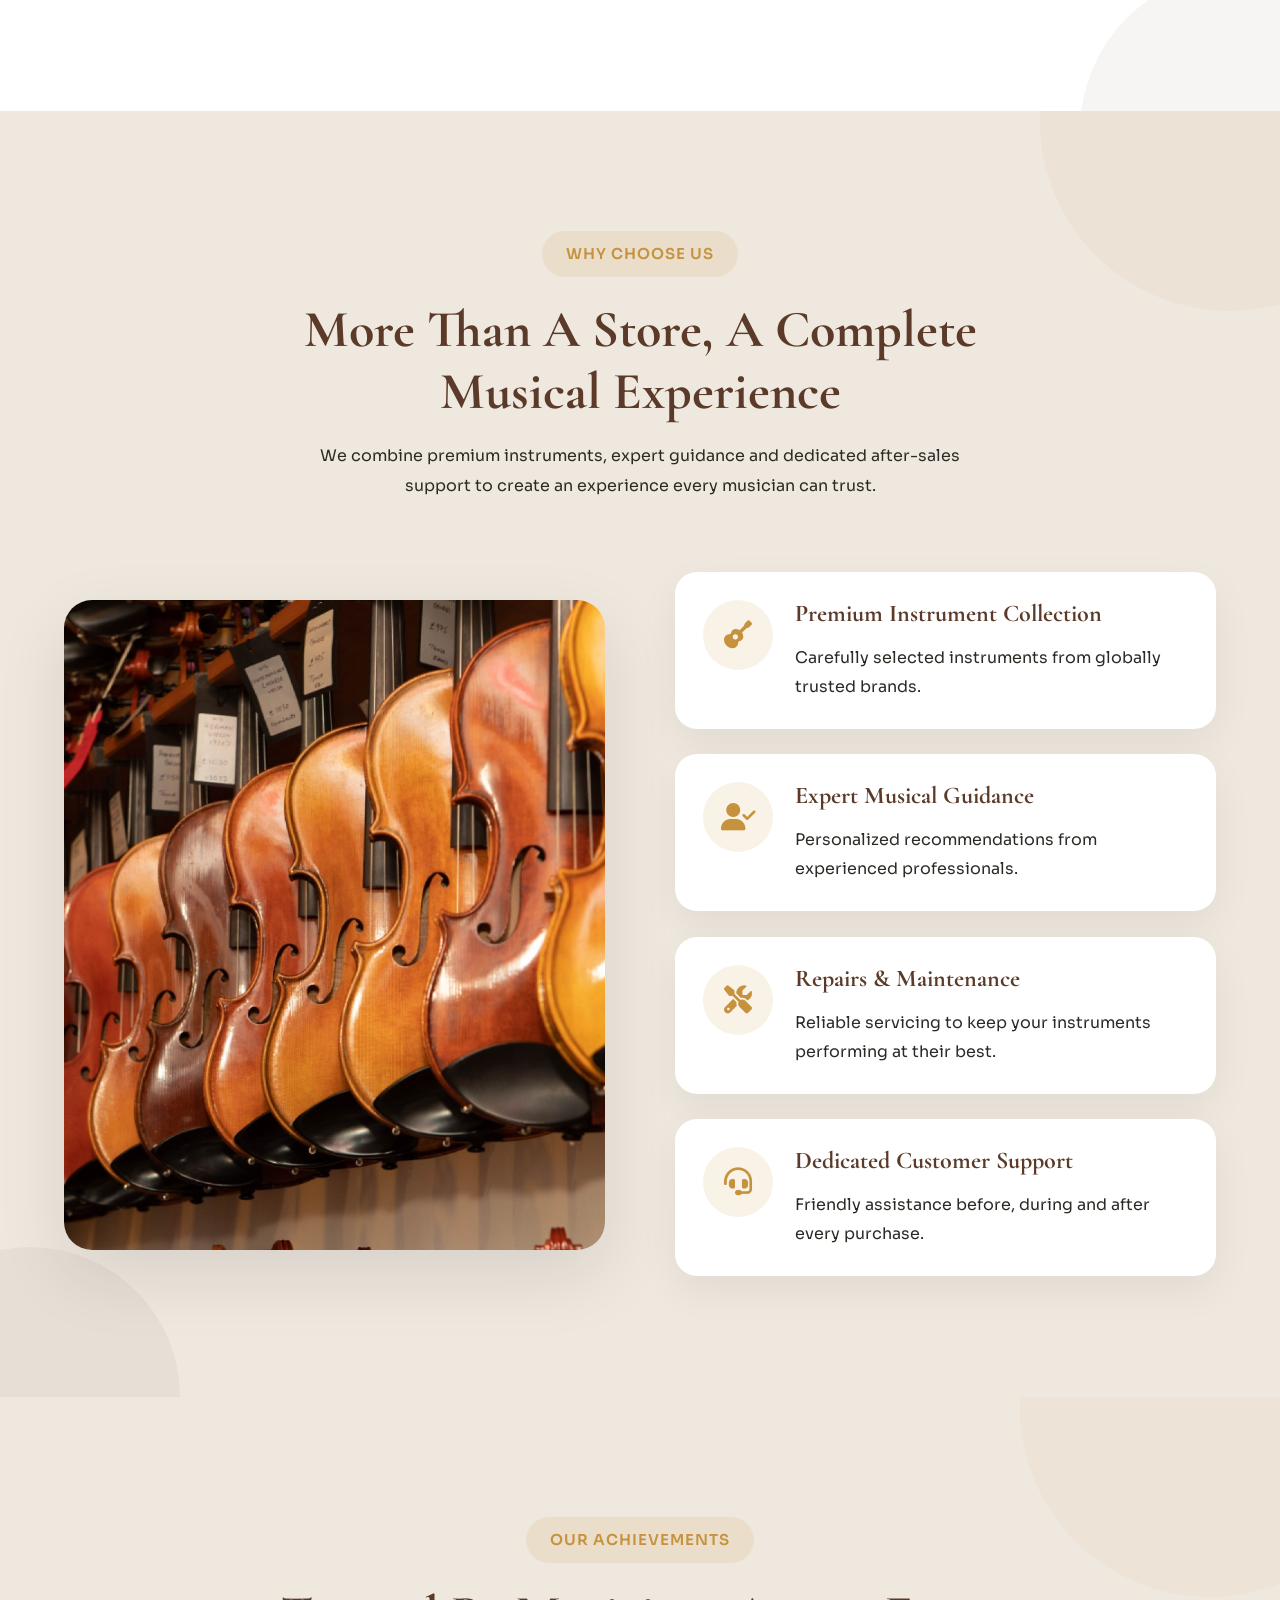
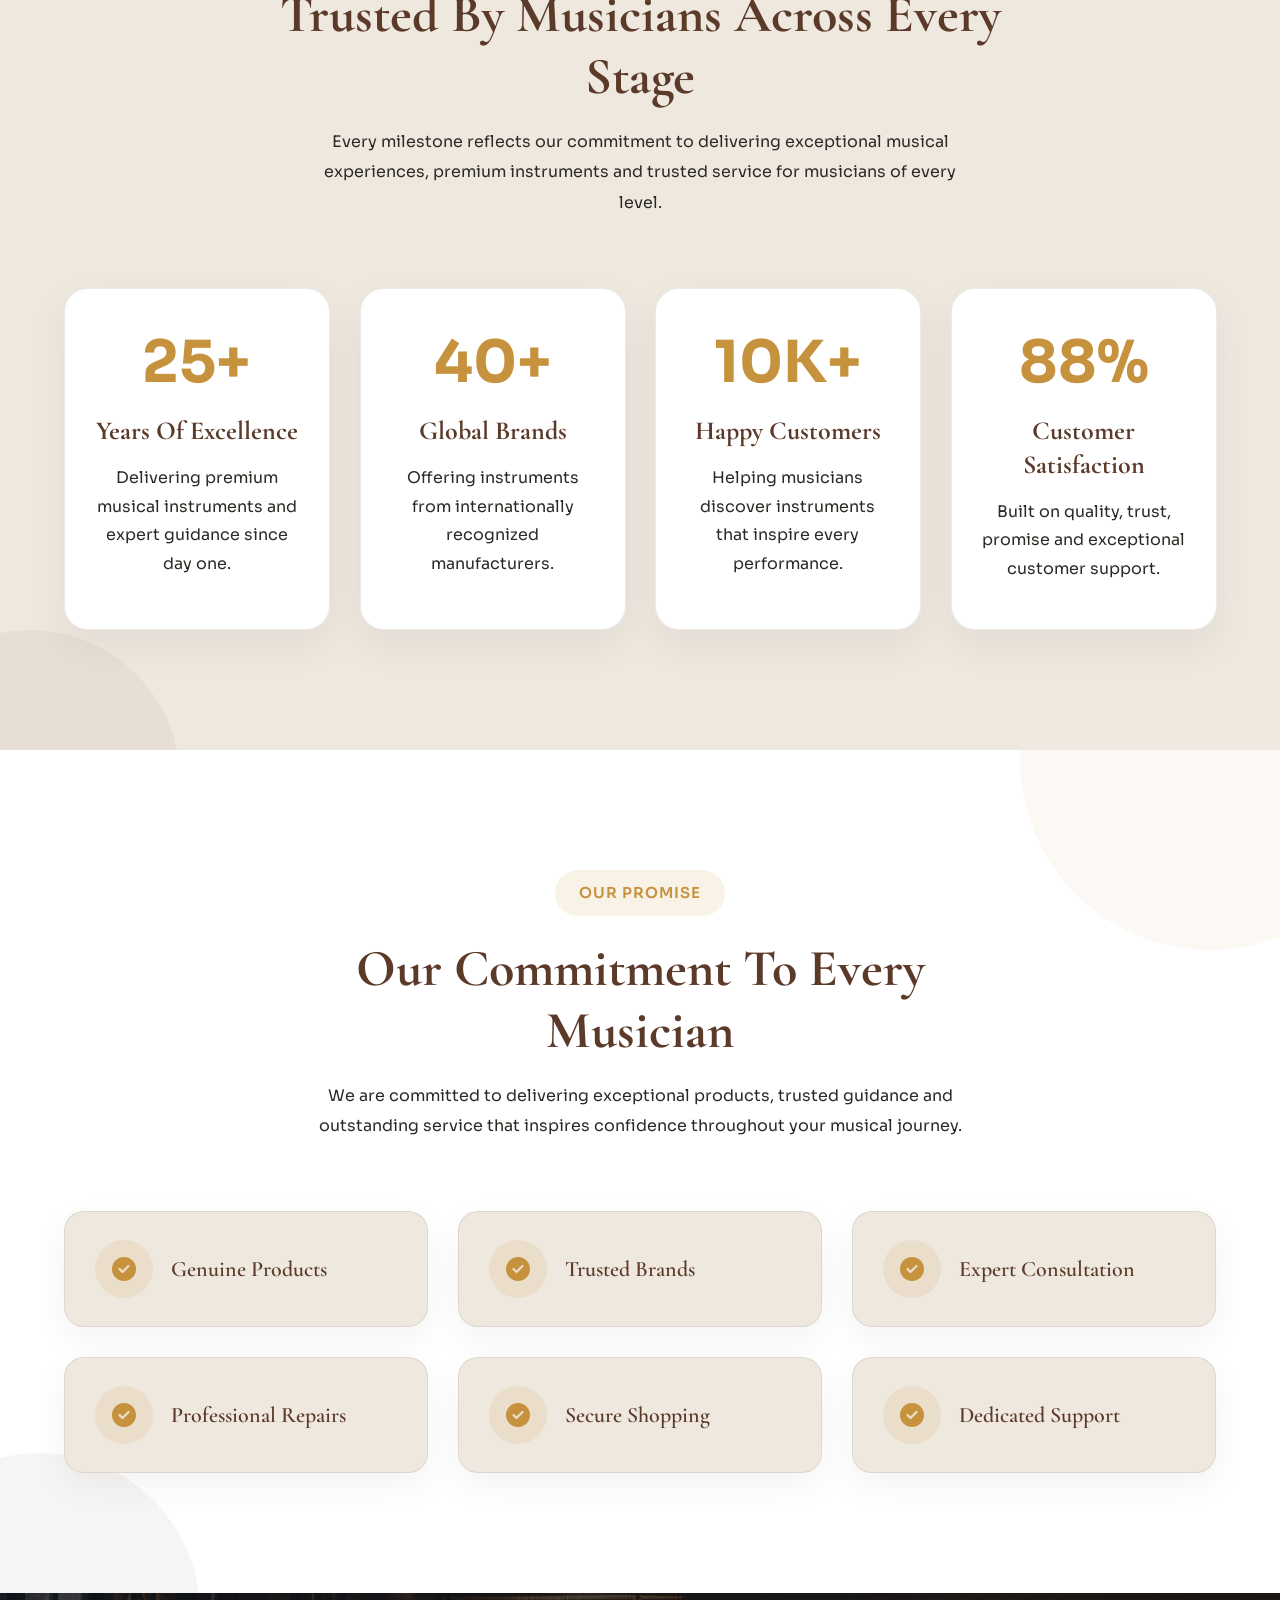
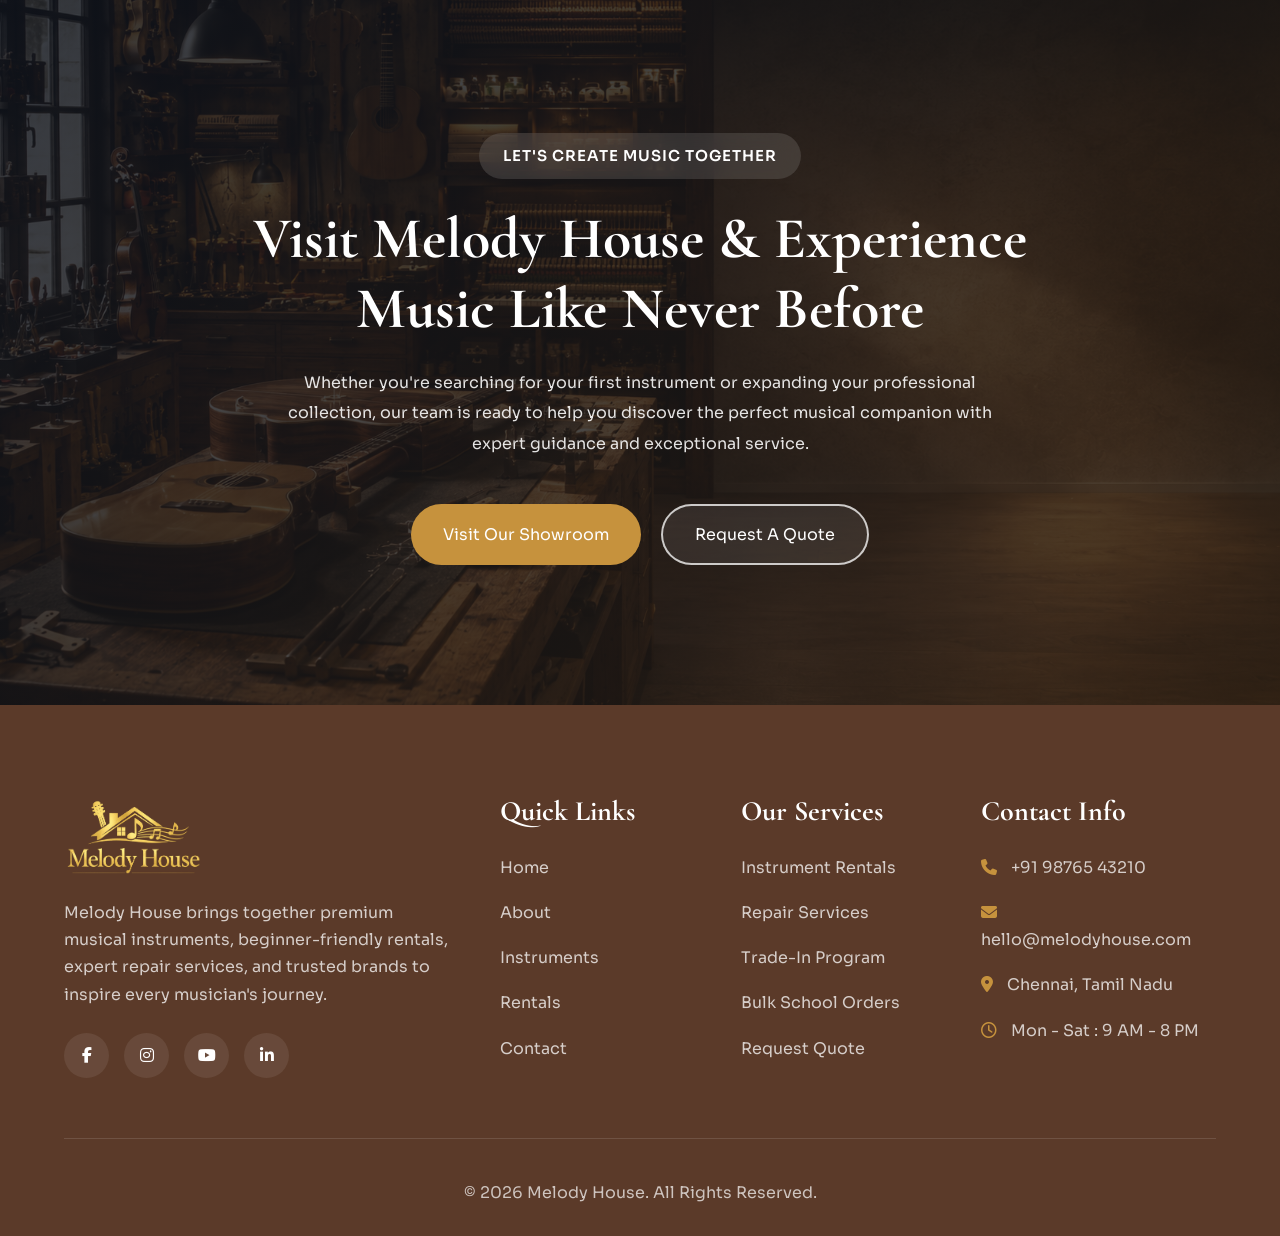
<file: about.html>
<!DOCTYPE html>
<html lang="en" dir="ltr">

<head>

    <!--=========================================
                    Meta Tags
    ==========================================-->

    <meta charset="UTF-8">
    <meta name="viewport" content="width=device-width, initial-scale=1.0">

    <!--=========================================
                    Title
    ==========================================-->

    <title>Melody House</title>

    <!--=========================================
                    Favicon
    ==========================================-->

    <link rel="icon" type="image/png" href="images/favicon.png">

    <!--=========================================
                Google Fonts
    ==========================================-->

    <link rel="preconnect" href="https://fonts.googleapis.com">

    <link rel="preconnect" href="https://fonts.gstatic.com" crossorigin>

    <link
        href="https://fonts.googleapis.com/css2?family=Cormorant+Garamond:wght@400;500;600;700&family=Sora:wght@100..800&display=swap"
        rel="stylesheet">

    <!--=========================================
                Font Awesome
    ==========================================-->

    <link rel="stylesheet" href="https://cdnjs.cloudflare.com/ajax/libs/font-awesome/6.7.2/css/all.min.css">

    <!--=========================================
                    CSS
    ==========================================-->

    <link rel="stylesheet" href="css/style.css">

</head>

<body>

    <!--=========================================
                Header Start
==========================================-->

    <header class="header">

        <div class="container">

            <nav class="navbar">

                <!--=========================================
                        Logo
            ==========================================-->

                <a href="index.html" class="logo">

                    <img src="images/logo.png" alt="Melody House Logo">

                </a>

                <!--=========================================
                    Navigation Menu
            ==========================================-->

                <div class="nav-menu">

                    <!-- Close Button -->

                    <div class="menu-close">

                        <i class="fa-solid fa-xmark"></i>

                    </div>

                    <ul class="nav-links">

                        <!-- Home Dropdown -->

                        <li class="nav-item dropdown">

                            <a href="#" class="dropdown-toggle">

                                Home

                                <i class="fa-solid fa-chevron-down"></i>

                            </a>

                            <ul class="dropdown-menu">

                                <li>

                                    <a href="index.html">

                                        Home 1

                                    </a>

                                </li>

                                <li>

                                    <a href="home-2.html">

                                        Home 2

                                    </a>

                                </li>

                            </ul>

                        </li>

                        <!-- About -->

                        <li class="nav-item">

                            <a href="about.html" class="active">

                                About

                            </a>

                        </li>

                        <!-- Instruments -->

                        <li class="nav-item">

                            <a href="instruments.html">

                                Instruments

                            </a>

                        </li>

                        <!-- Rentals -->

                        <li class="nav-item">

                            <a href="rentals.html">

                                Rentals

                            </a>

                        </li>

                        <!-- Contact -->

                        <li class="nav-item">

                            <a href="contact.html">

                                Contact

                            </a>

                        </li>

                    </ul>

                    <!--=========================================
                        Mobile Actions
                ==========================================-->

                    <div class="mobile-actions">

                        <!-- Dark Mode -->

                        <button class="icon-btn dark-toggle">

                            <i class="fa-solid fa-moon"></i>

                        </button>

                        <!-- RTL -->

                        <button class="icon-btn rtl-toggle">

                            <i class="fa-solid fa-right-left"></i>

                        </button>

                        <!-- Request Quote -->

                        <a href="request-quote.html" class="primary-btn">

                            Request Quote

                        </a>

                        <!-- Login -->

                        <a href="login.html" class="secondary-btn">

                            Login

                        </a>

                    </div>

                </div>

                <!--=========================================
                    Desktop Actions
            ==========================================-->

                <div class="nav-actions">

                    <!-- Dark Mode -->

                    <button class="icon-btn dark-toggle">

                        <i class="fa-solid fa-moon"></i>

                    </button>

                    <!-- RTL -->

                    <button class="icon-btn rtl-toggle">

                        <i class="fa-solid fa-right-left"></i>

                    </button>

                    <!-- Request Quote -->

                    <a href="request-quote.html" class="primary-btn">

                        Request Quote

                    </a>

                    <!-- Login -->

                    <a href="login.html" class="secondary-btn">

                        Login

                    </a>

                </div>

                <!--=========================================
                    Mobile Menu Toggle
            ==========================================-->

                <div class="menu-toggle">

                    <i class="fa-solid fa-bars"></i>

                </div>

            </nav>

        </div>

    </header>

    <div class="menu-overlay"></div>
    <!--=========================================
                Header End
==========================================-->



    <!--=========================================
            Contact Hero Start
==========================================-->

    <section class="mh-contacthero-section">

        <div class="mh-contacthero-overlay"></div>

        <img src="images/about-banner.jpg" alt="Contact Banner">

        <div class="container">

            <div class="mh-contacthero-content">

                <span class="mh-contacthero-badge">

                    Our Story

                </span>

                <h1 class="mh-contacthero-heading">

                    Where Every Musical Journey Begins

                </h1>

                <p class="mh-contacthero-summary">

                    At Melody House, music is more than a passion—it's the foundation of everything we do and can found
                    new trending collections.
                </p>

            </div>

        </div>

    </section>

    <!--=========================================
            Contact Hero End
==========================================-->

    <!--=========================================
        Our Story Start
==========================================-->

    <section class="mh-brandstory-section">

        <div class="container">

            <div class="mh-brandstory-wrapper">

                <!-- Image -->

                <div class="mh-brandstory-image">

                    <img src="images/about-story.jpg" alt="Melody House Story">

                </div>

                <!-- Content -->

                <div class="mh-brandstory-content">

                    <span class="mh-brandstory-badge">

                        Our Story

                    </span>

                    <h2 class="mh-brandstory-heading">

                        A Journey Built On Passion, Music & Craftsmanship

                    </h2>

                    <p class="mh-brandstory-text">

                        Melody House began with a simple vision—to create a destination
                        where every musician, from beginners to professionals, could
                        discover exceptional musical instruments and expert guidance
                        under one roof.

                    </p>

                    <p class="mh-brandstory-text">

                        Over the years, we have grown into a trusted music showroom,
                        offering premium instruments from internationally recognized
                        brands, professional repair services, instrument rentals and
                        personalized recommendations tailored to every musician's needs.

                    </p>

                    <p class="mh-brandstory-text">

                        Today, Melody House continues to inspire creativity by combining
                        world-class products, experienced specialists and a welcoming
                        environment where music comes to life.

                    </p>

                    <div class="mh-brandstory-signature">

                        <h4>

                            Melody House

                        </h4>

                        <span>

                            Inspiring Every Musical Journey

                        </span>

                    </div>

                </div>

            </div>

        </div>

    </section>

    <!--=========================================
        Our Story End
==========================================-->


    <!--=========================================
        Our Core Values Start
==========================================-->

    <section class="mh-corevalues-section">

        <div class="container">

            <div class="mh-corevalues-header">

                <span class="mh-corevalues-badge">

                    Our Core Values

                </span>

                <h2 class="mh-corevalues-heading">

                    The Principles That Shape Everything We Do

                </h2>

                <p class="mh-corevalues-summary">

                    At Melody House, every decision is guided by our commitment to quality,
                    integrity, innovation, and creating exceptional musical experiences for
                    every customer.

                </p>

            </div>

            <div class="mh-corevalues-grid">

                <!-- Card 01 -->

                <div class="mh-corevalues-card">

                    <div class="mh-corevalues-icon">

                        <i class="fa-solid fa-music"></i>

                    </div>

                    <h3>

                        Passion For Music

                    </h3>

                    <p>

                        Music inspires everything we do, from selecting premium instruments
                        to delivering unforgettable customer experiences.

                    </p>

                </div>

                <!-- Card 02 -->

                <div class="mh-corevalues-card">

                    <div class="mh-corevalues-icon">

                        <i class="fa-solid fa-award"></i>

                    </div>

                    <h3>

                        Exceptional Quality

                    </h3>

                    <p>

                        We carefully curate instruments from trusted global brands known
                        for superior craftsmanship and outstanding performance.

                    </p>

                </div>

                <!-- Card 03 -->

                <div class="mh-corevalues-card">

                    <div class="mh-corevalues-icon">

                        <i class="fa-solid fa-users"></i>

                    </div>

                    <h3>

                        Customer First

                    </h3>

                    <p>

                        Every musician deserves expert guidance, personalized support and
                        a shopping experience built around their unique journey.

                    </p>

                </div>

                <!-- Card 04 -->

                <div class="mh-corevalues-card">

                    <div class="mh-corevalues-icon">

                        <i class="fa-solid fa-handshake"></i>

                    </div>

                    <h3>

                        Trust & Integrity

                    </h3>

                    <p>

                        We believe lasting relationships are built through honestym and dependable service beyond every
                        purchase.

                    </p>

                </div>

            </div>

        </div>

    </section>

    <!--=========================================
        Our Core Values End
==========================================-->

    <!--=========================================
        Our Journey Timeline Start
==========================================-->

    <section class="mh-companyjourney-section">

        <div class="container">

            <div class="mh-companyjourney-header">

                <span class="mh-companyjourney-badge">

                    Our Journey

                </span>

                <h2 class="mh-companyjourney-heading">

                    Milestones That Shaped Melody House

                </h2>

                <p class="mh-companyjourney-summary">

                    Every milestone reflects our commitment to quality, innovation,
                    and creating memorable musical experiences for every customer.

                </p>

            </div>

            <div class="mh-companyjourney-timeline">

                <!-- Item -->

                <div class="mh-companyjourney-item">

                    <div class="mh-companyjourney-year">

                        2005

                    </div>

                    <div class="mh-companyjourney-content">

                        <h3>

                            Melody House Founded

                        </h3>

                        <p>

                            Started as a boutique music showroom with a vision to bring
                            premium instruments closer to passionate musicians.

                        </p>

                    </div>

                </div>

                <!-- Item -->

                <div class="mh-companyjourney-item">

                    <div class="mh-companyjourney-year">

                        2012

                    </div>

                    <div class="mh-companyjourney-content">

                        <h3>

                            Expanded Showroom

                        </h3>

                        <p>

                            Introduced international brands and expanded our collection
                            with world-class musical instruments.

                        </p>

                    </div>

                </div>

                <!-- Item -->

                <div class="mh-companyjourney-item">

                    <div class="mh-companyjourney-year">

                        2018

                    </div>

                    <div class="mh-companyjourney-content">

                        <h3>

                            Service & Repair Center

                        </h3>

                        <p>

                            Launched a dedicated repair and maintenance center managed
                            by experienced technicians.

                        </p>

                    </div>

                </div>

                <!-- Item -->

                <div class="mh-companyjourney-item">

                    <div class="mh-companyjourney-year">

                        2025

                    </div>

                    <div class="mh-companyjourney-content">

                        <h3>

                            Trusted By Thousands

                        </h3>

                        <p>

                            Serving musicians across the country with premium products,
                            expert consultation and outstanding customer service.

                        </p>

                    </div>

                </div>

            </div>

        </div>

    </section>

    <!--=========================================
        Our Journey Timeline End
==========================================-->

    <!--=========================================
        Why Choose Melody House Start
==========================================-->

    <section class="mh-whychoose-section">

        <div class="container">

            <div class="mh-whychoose-header">

                <span class="mh-whychoose-badge">

                    Why Choose Us

                </span>

                <h2 class="mh-whychoose-heading">

                    More Than A Store, A Complete Musical Experience

                </h2>

                <p class="mh-whychoose-summary">

                    We combine premium instruments, expert guidance and dedicated
                    after-sales support to create an experience every musician can trust.

                </p>

            </div>

            <div class="mh-whychoose-wrapper">

                <!-- Left -->

                <div class="mh-whychoose-image">

                    <img src="images/about-why-choose.jpg" alt="Why Choose Melody House">

                </div>

                <!-- Right -->

                <div class="mh-whychoose-content">

                    <div class="mh-whychoose-item">

                        <div class="mh-whychoose-icon">

                            <i class="fa-solid fa-guitar"></i>

                        </div>

                        <div>

                            <h3>Premium Instrument Collection</h3>

                            <p>

                                Carefully selected instruments from globally trusted brands.

                            </p>

                        </div>

                    </div>

                    <div class="mh-whychoose-item">

                        <div class="mh-whychoose-icon">

                            <i class="fa-solid fa-user-check"></i>

                        </div>

                        <div>

                            <h3>Expert Musical Guidance</h3>

                            <p>

                                Personalized recommendations from experienced professionals.

                            </p>

                        </div>

                    </div>

                    <div class="mh-whychoose-item">

                        <div class="mh-whychoose-icon">

                            <i class="fa-solid fa-screwdriver-wrench"></i>

                        </div>

                        <div>

                            <h3>Repairs & Maintenance</h3>

                            <p>

                                Reliable servicing to keep your instruments performing at their best.

                            </p>

                        </div>

                    </div>

                    <div class="mh-whychoose-item">

                        <div class="mh-whychoose-icon">

                            <i class="fa-solid fa-headset"></i>

                        </div>

                        <div>

                            <h3>Dedicated Customer Support</h3>

                            <p>

                                Friendly assistance before, during and after every purchase.

                            </p>

                        </div>

                    </div>

                </div>

            </div>

        </div>

    </section>

    <!--=========================================
        Why Choose Melody House End
==========================================-->

    <!--=========================================
        Our Achievements Start
==========================================-->

    <section class="mh-achievement-section">

        <div class="container">

            <div class="mh-achievement-header">

                <span class="mh-achievement-badge">

                    Our Achievements

                </span>

                <h2 class="mh-achievement-heading">

                    Trusted By Musicians Across Every Stage

                </h2>

                <p class="mh-achievement-summary">

                    Every milestone reflects our commitment to delivering exceptional
                    musical experiences, premium instruments and trusted service for
                    musicians of every level.

                </p>

            </div>

            <div class="mh-achievement-grid">

                <!-- Card -->

                <div class="mh-achievement-card">

                    <div class="mh-achievement-number">

                        25+

                    </div>

                    <h3>

                        Years Of Excellence

                    </h3>

                    <p>

                        Delivering premium musical instruments and expert guidance since day one.

                    </p>

                </div>

                <!-- Card -->

                <div class="mh-achievement-card">

                    <div class="mh-achievement-number">

                        50+

                    </div>

                    <h3>

                        Global Brands

                    </h3>

                    <p>

                        Offering instruments from internationally recognized manufacturers.

                    </p>

                </div>

                <!-- Card -->

                <div class="mh-achievement-card">

                    <div class="mh-achievement-number">

                        10K+

                    </div>

                    <h3>

                        Happy Customers

                    </h3>

                    <p>

                        Helping musicians discover instruments that inspire every performance.

                    </p>

                </div>

                <!-- Card -->

                <div class="mh-achievement-card">

                    <div class="mh-achievement-number">

                        98%

                    </div>

                    <h3>

                        Customer Satisfaction

                    </h3>

                    <p>

                        Built on quality, trust, promise and exceptional customer support.

                    </p>

                </div>

            </div>

        </div>

    </section>

    <!--=========================================
        Our Achievements End
==========================================-->

    <!--=========================================
        Our Promise Start
==========================================-->

    <section class="mh-promise-section">

        <div class="container">

            <div class="mh-promise-header">

                <span class="mh-promise-badge">

                    Our Promise

                </span>

                <h2 class="mh-promise-heading">

                    Our Commitment To Every Musician

                </h2>

                <p class="mh-promise-summary">

                    We are committed to delivering exceptional products, trusted guidance
                    and outstanding service that inspires confidence throughout your
                    musical journey.

                </p>

            </div>

            <div class="mh-promise-grid">

                <div class="mh-promise-item">

                    <i class="fa-solid fa-circle-check"></i>

                    <h3>

                        Genuine Products

                    </h3>

                </div>

                <div class="mh-promise-item">

                    <i class="fa-solid fa-circle-check"></i>

                    <h3>

                        Trusted Brands

                    </h3>

                </div>

                <div class="mh-promise-item">

                    <i class="fa-solid fa-circle-check"></i>

                    <h3>

                        Expert Consultation

                    </h3>

                </div>

                <div class="mh-promise-item">

                    <i class="fa-solid fa-circle-check"></i>

                    <h3>

                        Professional Repairs

                    </h3>

                </div>

                <div class="mh-promise-item">

                    <i class="fa-solid fa-circle-check"></i>

                    <h3>

                        Secure Shopping

                    </h3>

                </div>

                <div class="mh-promise-item">

                    <i class="fa-solid fa-circle-check"></i>

                    <h3>

                        Dedicated Support

                    </h3>

                </div>

            </div>

        </div>

    </section>

    <!--=========================================
        Our Promise End
==========================================-->

    <!--=========================================
        About CTA Start
==========================================-->

    <section class="mh-aboutcta-section">

        <div class="container">

            <div class="mh-aboutcta-wrapper">

                <span class="mh-aboutcta-badge">

                    Let's Create Music Together

                </span>

                <h2 class="mh-aboutcta-heading">

                    Visit Melody House & Experience Music Like Never Before

                </h2>

                <p class="mh-aboutcta-summary">

                    Whether you're searching for your first instrument or expanding your
                    professional collection, our team is ready to help you discover the
                    perfect musical companion with expert guidance and exceptional service.

                </p>

                <div class="mh-aboutcta-buttons">

                    <a href="contact.html" class="primary-btn">

                        Visit Our Showroom

                    </a>

                    <a href="request-quote.html" class="secondary-btn">

                        Request A Quote

                    </a>

                </div>

            </div>

        </div>

    </section>

    <!--=========================================
        About CTA End
==========================================-->

    <!--=========================================
                Footer Start
==========================================-->

    <footer class="footer">

        <div class="container">

            <div class="footer-content">

                <!-- Footer About -->

                <div class="footer-box">

                    <a href="index.html" class="footer-logo">

                        <img src="images/logo-light.png" alt="Melody House Logo">

                    </a>

                    <p>

                        Melody House brings together premium musical instruments, beginner-friendly rentals, expert
                        repair services, and trusted brands to inspire every musician's journey.

                    </p>

                    <div class="footer-social">

                        <a href="#"><i class="fab fa-facebook-f"></i></a>

                        <a href="#"><i class="fab fa-instagram"></i></a>

                        <a href="#"><i class="fab fa-youtube"></i></a>

                        <a href="#"><i class="fab fa-linkedin-in"></i></a>

                    </div>

                </div>

                <!-- Quick Links -->

                <div class="footer-box">

                    <h4>Quick Links</h4>

                    <ul>

                        <li><a href="index.html">Home</a></li>

                        <li><a href="about.html">About</a></li>

                        <li><a href="instruments.html">Instruments</a></li>

                        <li><a href="rentals.html">Rentals</a></li>

                        <li><a href="contact.html">Contact</a></li>

                    </ul>

                </div>

                <div class="footer-box">

                    <h4>Our Services</h4>

                    <ul>

                        <li>

                            <a href="rentals.html">

                                Instrument Rentals

                            </a>

                        </li>

                        <li>

                            <a href="request-quote.html">

                                Repair Services

                            </a>

                        </li>

                        <li>

                            <a href="request-quote.html">

                                Trade-In Program

                            </a>

                        </li>

                        <li>

                            <a href="request-quote.html">

                                Bulk School Orders

                            </a>

                        </li>

                        <li>

                            <a href="request-quote.html">

                                Request Quote

                            </a>

                        </li>

                    </ul>

                </div>

                <!-- Contact -->

                <div class="footer-box">

                    <h4>Contact Info</h4>

                    <ul>

                        <li>

                            <i class="fa-solid fa-phone"></i>

                            +91 98765 43210

                        </li>

                        <li>

                            <i class="fa-solid fa-envelope"></i>

                            hello@melodyhouse.com

                        </li>

                        <li>

                            <i class="fa-solid fa-location-dot"></i>

                            Chennai, Tamil Nadu

                        </li>

                        <li>

                            <i class="fa-regular fa-clock"></i>

                            Mon - Sat : 9 AM - 8 PM

                        </li>

                    </ul>

                </div>

            </div>

            <div class="footer-bottom">

                <p>

                    © 2026 Melody House. All Rights Reserved.

                </p>

            </div>

        </div>

    </footer>

    <!--=========================================
                Footer End
==========================================-->

    <script src="js/main.js"></script>

</body>

</html>
</file>
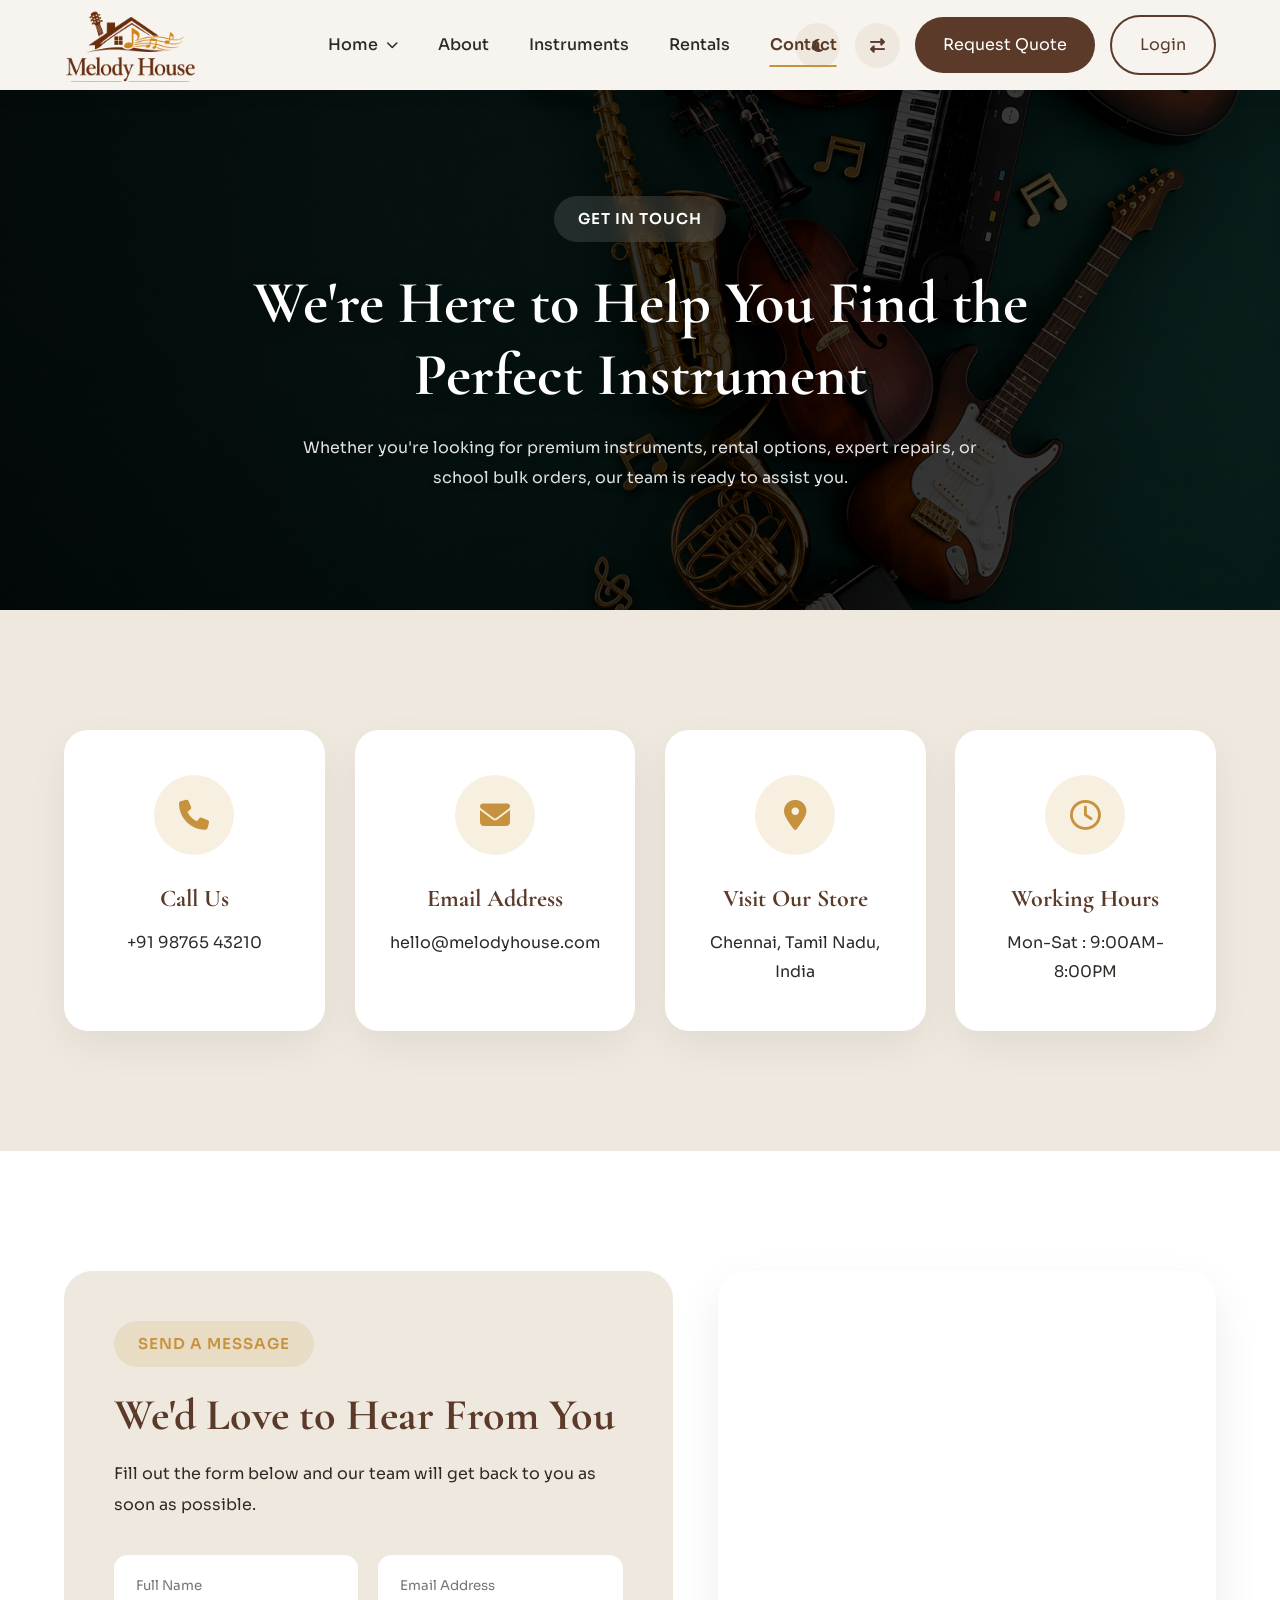
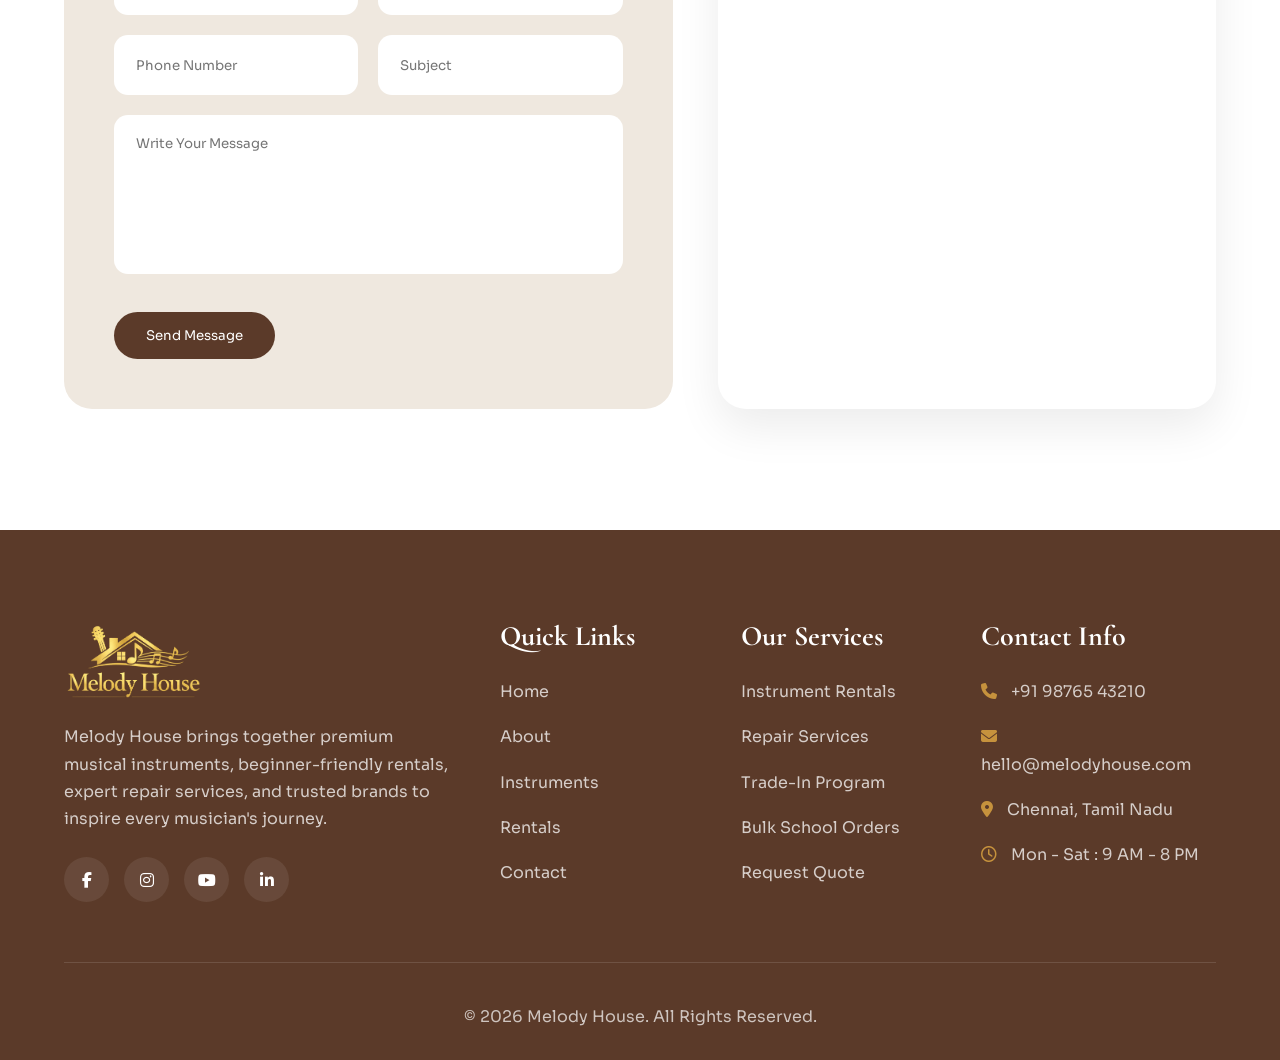
<file: contact.html>
<!DOCTYPE html>
<html lang="en" dir="ltr">

<head>

    <!--=========================================
                    Meta Tags
    ==========================================-->

    <meta charset="UTF-8">
    <meta name="viewport" content="width=device-width, initial-scale=1.0">

    <!--=========================================
                    Title
    ==========================================-->

    <title>Melody House</title>

    <!--=========================================
                    Favicon
    ==========================================-->

    <link rel="icon" type="image/png" href="images/favicon.png">

    <!--=========================================
                Google Fonts
    ==========================================-->

    <link rel="preconnect" href="https://fonts.googleapis.com">

    <link rel="preconnect" href="https://fonts.gstatic.com" crossorigin>

    <link
        href="https://fonts.googleapis.com/css2?family=Cormorant+Garamond:wght@400;500;600;700&family=Sora:wght@100..800&display=swap"
        rel="stylesheet">

    <!--=========================================
                Font Awesome
    ==========================================-->

    <link rel="stylesheet" href="https://cdnjs.cloudflare.com/ajax/libs/font-awesome/6.7.2/css/all.min.css">

    <!--=========================================
                    CSS
    ==========================================-->

    <link rel="stylesheet" href="css/style.css">

</head>

<body>

    <!--=========================================
                Header Start
==========================================-->

    <header class="header">

        <div class="container">

            <nav class="navbar">

                <!--=========================================
                        Logo
            ==========================================-->

                <a href="index.html" class="logo">

                    <img src="images/logo.png" alt="Melody House Logo">

                </a>

                <!--=========================================
                    Navigation Menu
            ==========================================-->

                <div class="nav-menu">

                    <!-- Close Button -->

                    <div class="menu-close">

                        <i class="fa-solid fa-xmark"></i>

                    </div>

                    <ul class="nav-links">

                        <!-- Home Dropdown -->

                        <li class="nav-item dropdown">

                            <a href="#" class="dropdown-toggle">

                                Home

                                <i class="fa-solid fa-chevron-down"></i>

                            </a>

                            <ul class="dropdown-menu">

                                <li>

                                    <a href="index.html">

                                        Home 1

                                    </a>

                                </li>

                                <li>

                                    <a href="home-2.html">

                                        Home 2

                                    </a>

                                </li>

                            </ul>

                        </li>

                        <!-- About -->

                        <li class="nav-item">

                            <a href="about.html">

                                About

                            </a>

                        </li>

                        <!-- Instruments -->

                        <li class="nav-item">

                            <a href="instruments.html">

                                Instruments

                            </a>

                        </li>

                        <!-- Rentals -->

                        <li class="nav-item">

                            <a href="rentals.html">

                                Rentals

                            </a>

                        </li>

                        <!-- Contact -->

                        <li class="nav-item">

                            <a href="contact.html" class="active">

                                Contact

                            </a>

                        </li>

                    </ul>

                    <!--=========================================
                        Mobile Actions
                ==========================================-->

                    <div class="mobile-actions">

                        <!-- Dark Mode -->

                        <button class="icon-btn dark-toggle">

                            <i class="fa-solid fa-moon"></i>

                        </button>

                        <!-- RTL -->

                        <button class="icon-btn rtl-toggle">

                            <i class="fa-solid fa-right-left"></i>

                        </button>

                        <!-- Request Quote -->

                        <a href="request-quote.html" class="primary-btn">

                            Request Quote

                        </a>

                        <!-- Login -->

                        <a href="login.html" class="secondary-btn">

                            Login

                        </a>

                    </div>

                </div>

                <!--=========================================
                    Desktop Actions
            ==========================================-->

                <div class="nav-actions">

                    <!-- Dark Mode -->

                    <button class="icon-btn dark-toggle">

                        <i class="fa-solid fa-moon"></i>

                    </button>

                    <!-- RTL -->

                    <button class="icon-btn rtl-toggle">

                        <i class="fa-solid fa-right-left"></i>

                    </button>

                    <!-- Request Quote -->

                    <a href="request-quote.html" class="primary-btn">

                        Request Quote

                    </a>

                    <!-- Login -->

                    <a href="login.html" class="secondary-btn">

                        Login

                    </a>

                </div>

                <!--=========================================
                    Mobile Menu Toggle
            ==========================================-->

                <div class="menu-toggle">

                    <i class="fa-solid fa-bars"></i>

                </div>

            </nav>

        </div>

    </header>

    <div class="menu-overlay"></div>
    <!--=========================================
                Header End
==========================================-->



    <!--=========================================
            Contact Hero Start
==========================================-->

    <section class="mh-contacthero-section">

        <div class="mh-contacthero-overlay"></div>

        <img src="images/contact-banner.jpg" alt="Contact Banner">

        <div class="container">

            <div class="mh-contacthero-content">

                <span class="mh-contacthero-badge">

                    Get In Touch

                </span>

                <h1 class="mh-contacthero-heading">

                    We're Here to Help You Find the Perfect Instrument

                </h1>

                <p class="mh-contacthero-summary">

                    Whether you're looking for premium instruments, rental options, expert repairs, or school bulk
                    orders, our team is ready to assist you.

                </p>

            </div>

        </div>

    </section>

    <!--=========================================
            Contact Hero End
==========================================-->


    <!--=========================================
        Contact Information Start
==========================================-->

    <section class="mh-contactinfo-section">

        <div class="container">

            <div class="mh-contactinfo-grid">

                <!-- Card 01 -->

                <div class="mh-contactinfo-card">

                    <div class="mh-contactinfo-iconbox">

                        <i class="fa-solid fa-phone"></i>

                    </div>

                    <h3 class="mh-contactinfo-heading">

                        Call Us

                    </h3>

                    <p class="mh-contactinfo-text">

                        +91 98765 43210

                    </p>

                </div>

                <!-- Card 02 -->

                <div class="mh-contactinfo-card">

                    <div class="mh-contactinfo-iconbox">

                        <i class="fa-solid fa-envelope"></i>

                    </div>

                    <h3 class="mh-contactinfo-heading">

                        Email Address

                    </h3>

                    <p class="mh-contactinfo-text">

                        hello@melodyhouse.com

                    </p>

                </div>

                <!-- Card 03 -->

                <div class="mh-contactinfo-card">

                    <div class="mh-contactinfo-iconbox">

                        <i class="fa-solid fa-location-dot"></i>

                    </div>

                    <h3 class="mh-contactinfo-heading">

                        Visit Our Store

                    </h3>

                    <p class="mh-contactinfo-text">

                        Chennai, Tamil Nadu, India

                    </p>

                </div>

                <!-- Card 04 -->

                <div class="mh-contactinfo-card">

                    <div class="mh-contactinfo-iconbox">

                        <i class="fa-regular fa-clock"></i>

                    </div>

                    <h3 class="mh-contactinfo-heading">

                        Working Hours

                    </h3>

                    <p class="mh-contactinfo-text">

                        Mon-Sat : 9:00AM-8:00PM

                    </p>

                </div>

            </div>

        </div>

    </section>

    <!--=========================================
        Contact Information End
==========================================-->


    <!--=========================================
        Contact Form Start
==========================================-->

    <section class="mh-contactform-section">

        <div class="container">

            <div class="mh-contactform-layout">

                <!-- Contact Form -->

                <div class="mh-contactform-panel">

                    <span class="mh-contactform-badge">

                        Send a Message

                    </span>

                    <h2 class="mh-contactform-heading">

                        We'd Love to Hear From You

                    </h2>

                    <p class="mh-contactform-summary">

                        Fill out the form below and our team will get back to you as soon as possible.

                    </p>

                    <form>

                        <div class="mh-contactform-row">

                            <input type="text" placeholder="Full Name" class="mh-contactform-inputfield" required>

                            <input type="email" placeholder="Email Address" class="mh-contactform-inputfield" required>

                        </div>

                        <div class="mh-contactform-row">

                            <input type="tel" placeholder="Phone Number" class="mh-contactform-inputfield">

                            <input type="text" placeholder="Subject" class="mh-contactform-inputfield">

                        </div>

                        <textarea class="mh-contactform-messagefield" placeholder="Write Your Message"
                            rows="7"></textarea>

                        <button type="submit" class="primary-btn">

                            Send Message

                        </button>

                    </form>

                </div>

                <!-- Google Map -->

                <div class="mh-locationmap-panel">

                    <iframe src="https://www.google.com/maps?q=Chennai&output=embed" allowfullscreen="" loading="lazy"
                        referrerpolicy="no-referrer-when-downgrade">

                    </iframe>

                </div>

            </div>

        </div>

    </section>

    <!--=========================================
        Contact Form End
==========================================-->

    <!--=========================================
                Footer Start
==========================================-->

    <footer class="footer">

        <div class="container">

            <div class="footer-content">

                <!-- Footer About -->

                <div class="footer-box">

                    <a href="index.html" class="footer-logo">

                        <img src="images/logo-light.png" alt="Melody House Logo">

                    </a>

                    <p>

                        Melody House brings together premium musical instruments, beginner-friendly rentals, expert
                        repair services, and trusted brands to inspire every musician's journey.

                    </p>

                    <div class="footer-social">

                        <a href="#"><i class="fab fa-facebook-f"></i></a>

                        <a href="#"><i class="fab fa-instagram"></i></a>

                        <a href="#"><i class="fab fa-youtube"></i></a>

                        <a href="#"><i class="fab fa-linkedin-in"></i></a>

                    </div>

                </div>

                <!-- Quick Links -->

                <div class="footer-box">

                    <h4>Quick Links</h4>

                    <ul>

                        <li><a href="index.html">Home</a></li>

                        <li><a href="about.html">About</a></li>

                        <li><a href="instruments.html">Instruments</a></li>

                        <li><a href="rentals.html">Rentals</a></li>

                        <li><a href="contact.html">Contact</a></li>

                    </ul>

                </div>

                <div class="footer-box">

                    <h4>Our Services</h4>

                    <ul>

                        <li>

                            <a href="rentals.html">

                                Instrument Rentals

                            </a>

                        </li>

                        <li>

                            <a href="request-quote.html">

                                Repair Services

                            </a>

                        </li>

                        <li>

                            <a href="request-quote.html">

                                Trade-In Program

                            </a>

                        </li>

                        <li>

                            <a href="request-quote.html">

                                Bulk School Orders

                            </a>

                        </li>

                        <li>

                            <a href="request-quote.html">

                                Request Quote

                            </a>

                        </li>

                    </ul>

                </div>

                <!-- Contact -->

                <div class="footer-box">

                    <h4>Contact Info</h4>

                    <ul>

                        <li>

                            <i class="fa-solid fa-phone"></i>

                            +91 98765 43210

                        </li>

                        <li>

                            <i class="fa-solid fa-envelope"></i>

                            hello@melodyhouse.com

                        </li>

                        <li>

                            <i class="fa-solid fa-location-dot"></i>

                            Chennai, Tamil Nadu

                        </li>

                        <li>

                            <i class="fa-regular fa-clock"></i>

                            Mon - Sat : 9 AM - 8 PM

                        </li>

                    </ul>

                </div>

            </div>

            <div class="footer-bottom">

                <p>

                    © 2026 Melody House. All Rights Reserved.

                </p>

            </div>

        </div>

    </footer>

    <!--=========================================
                Footer End
==========================================-->

    <script src="js/main.js"></script>

</body>

</html>
</file>
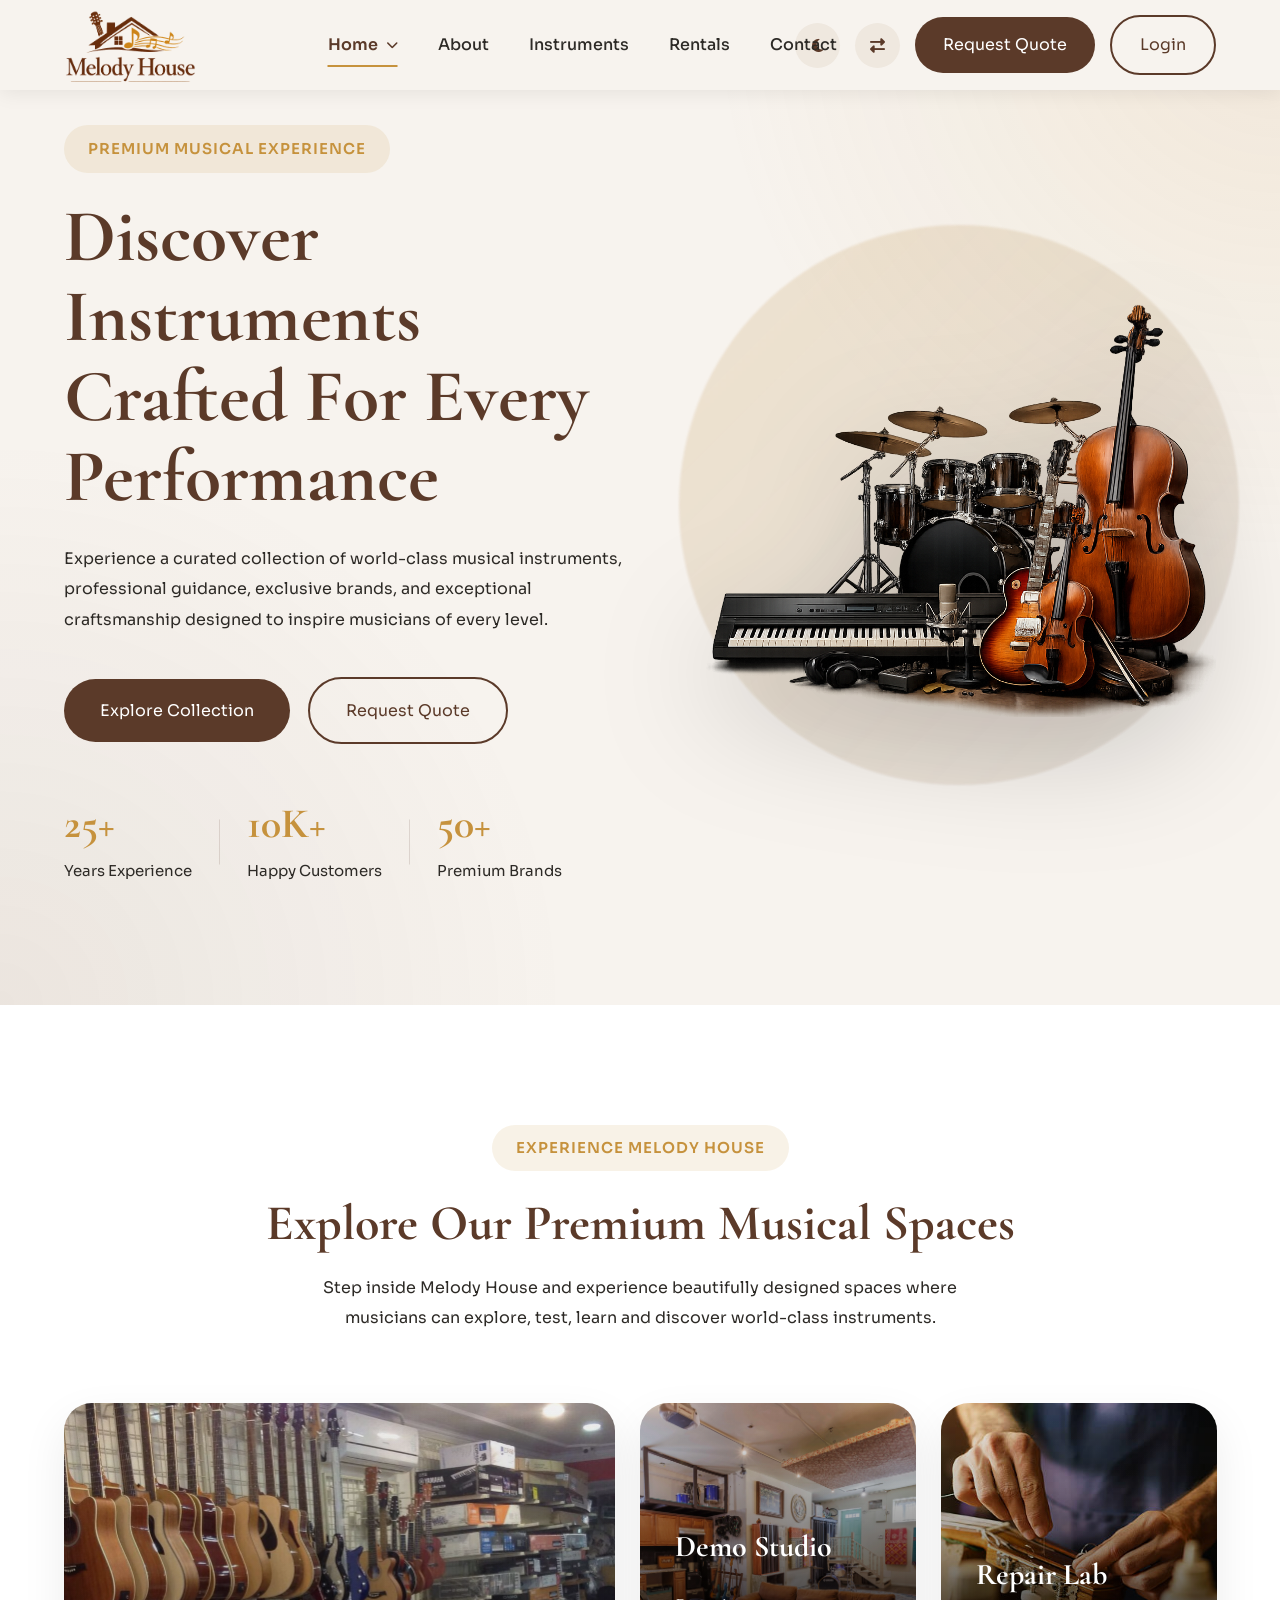
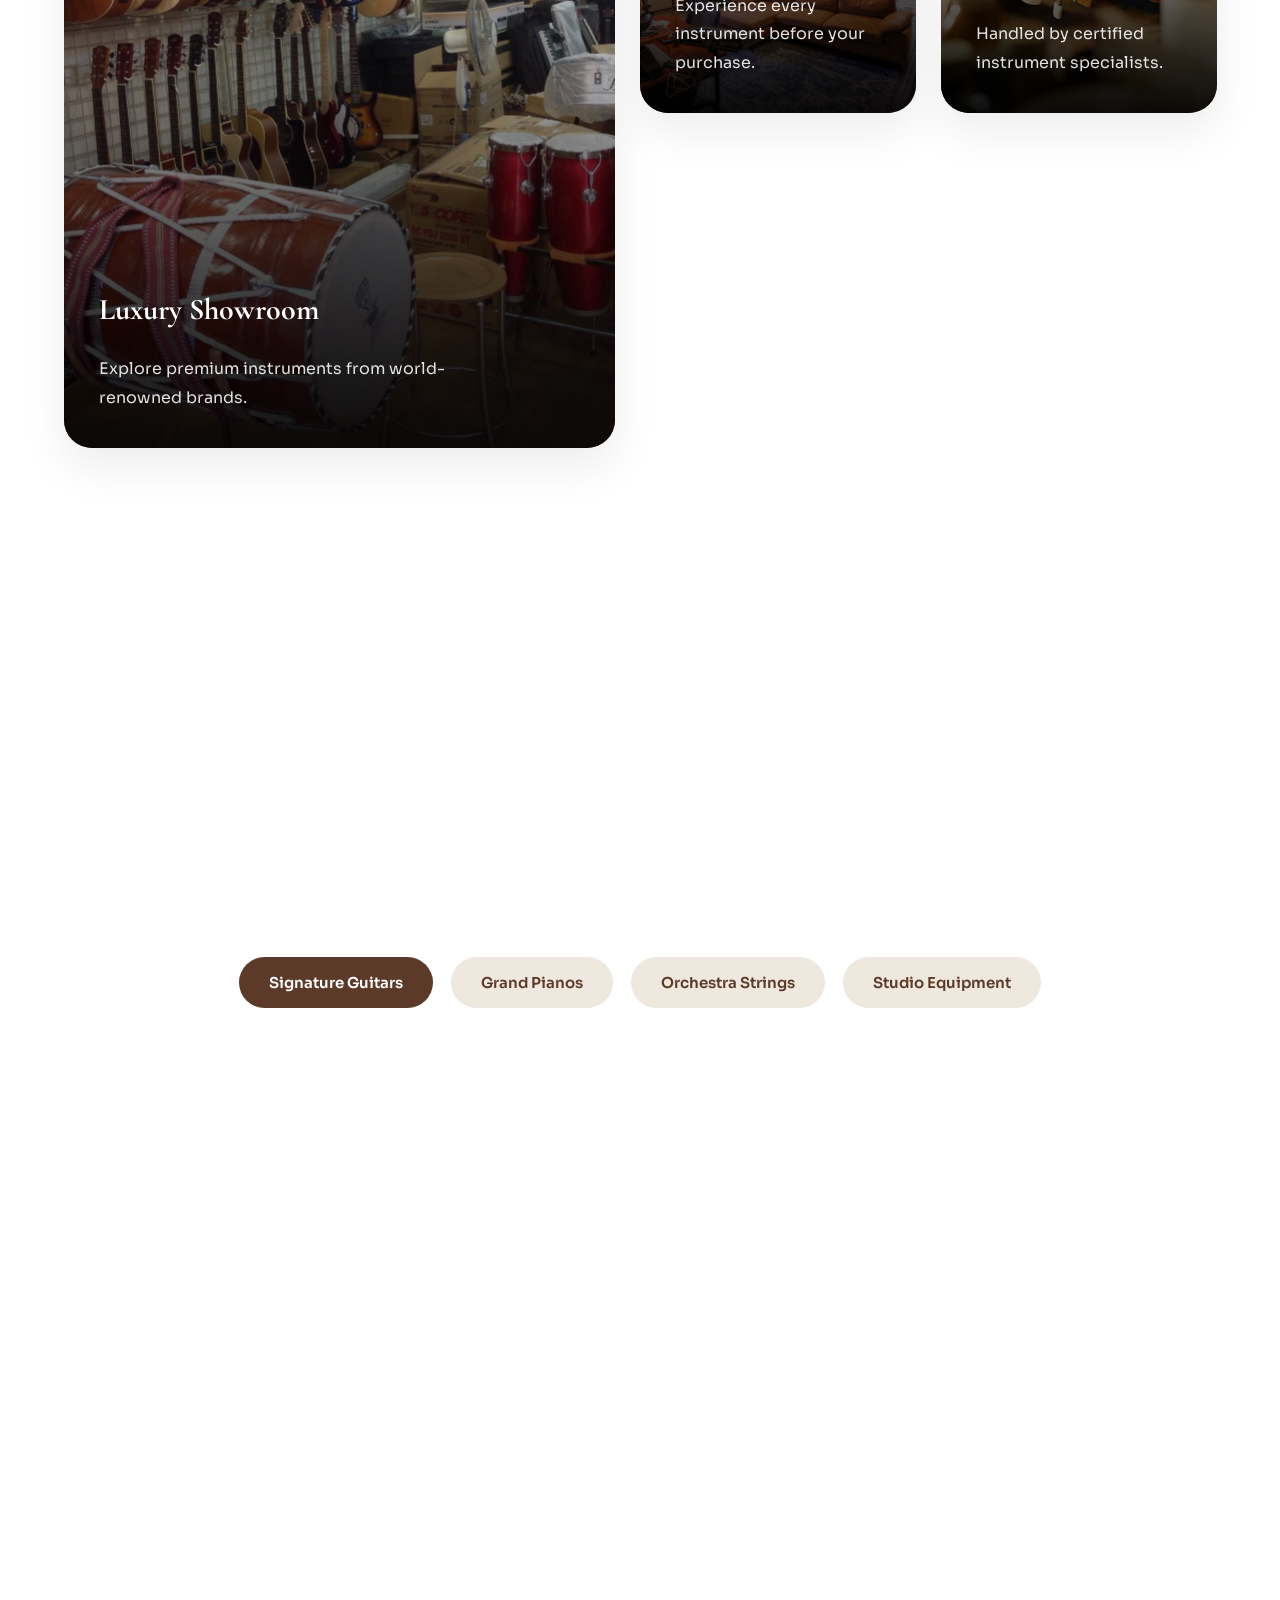
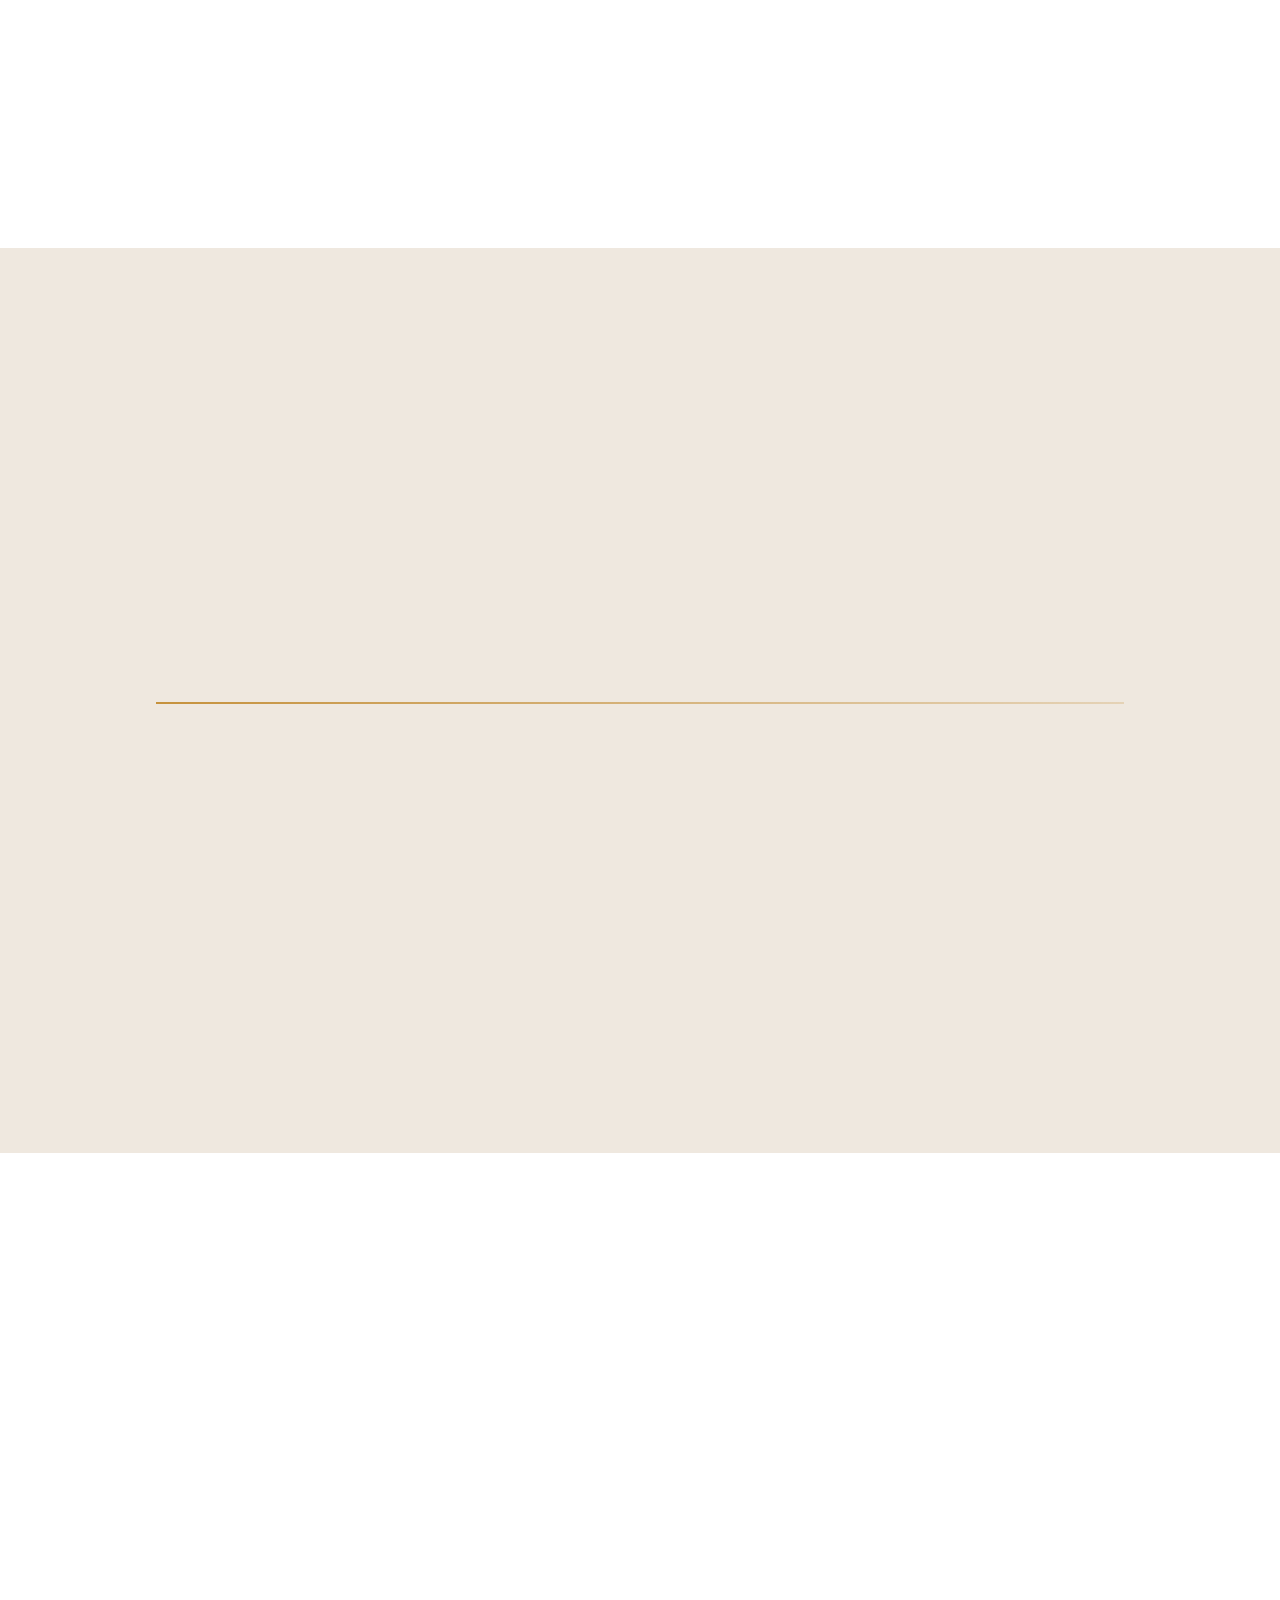
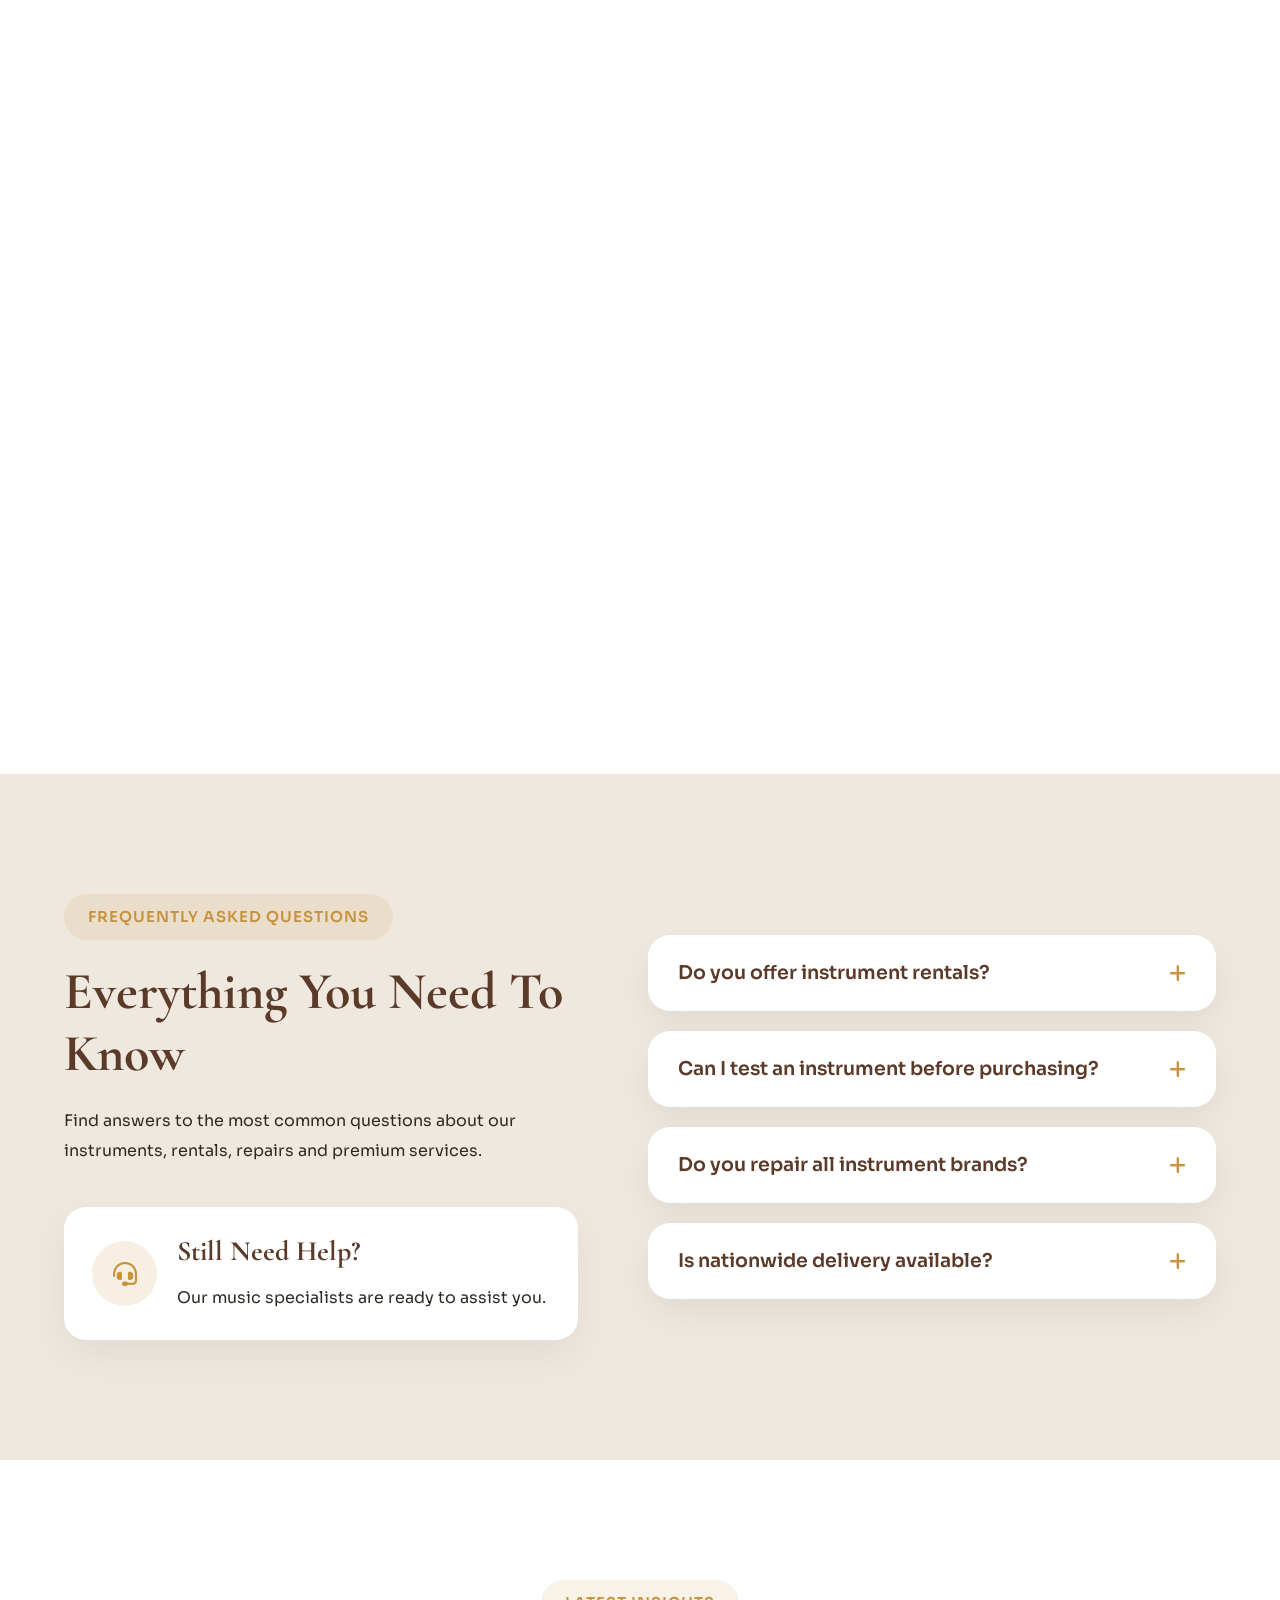
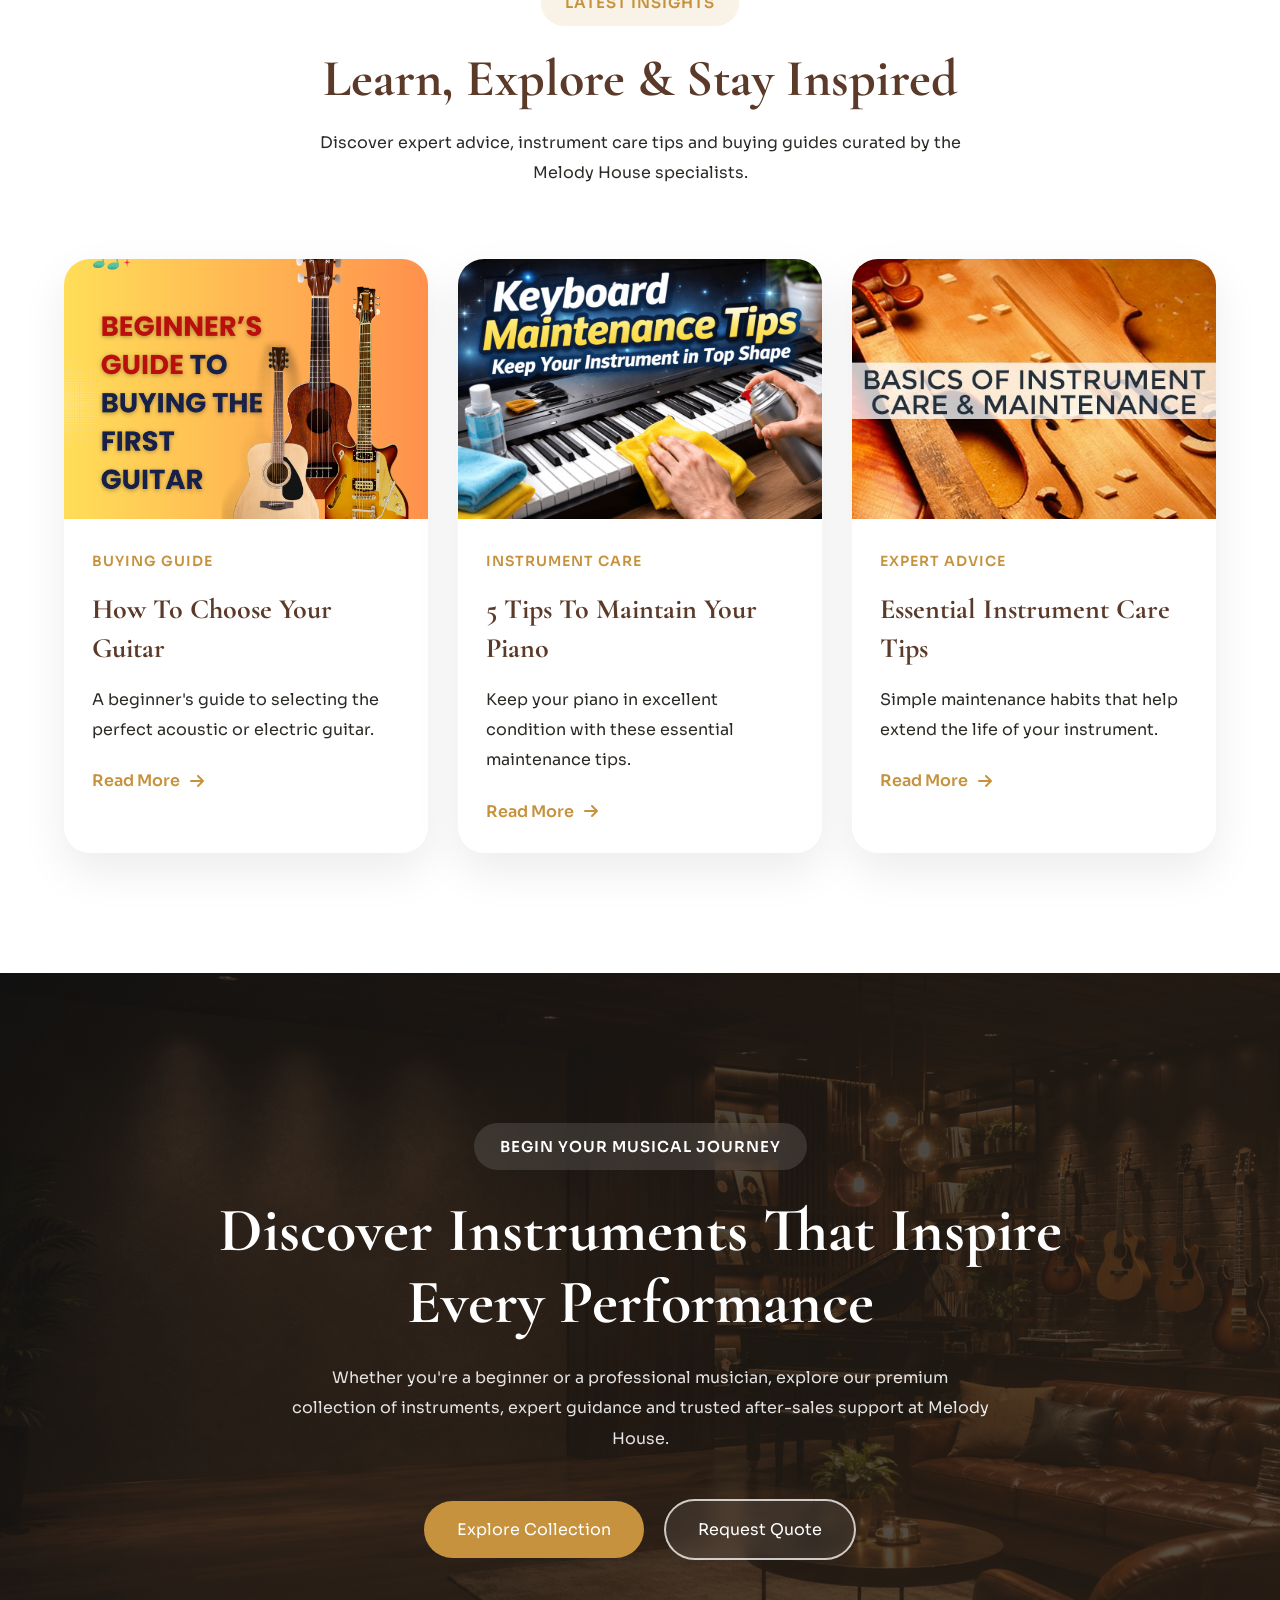
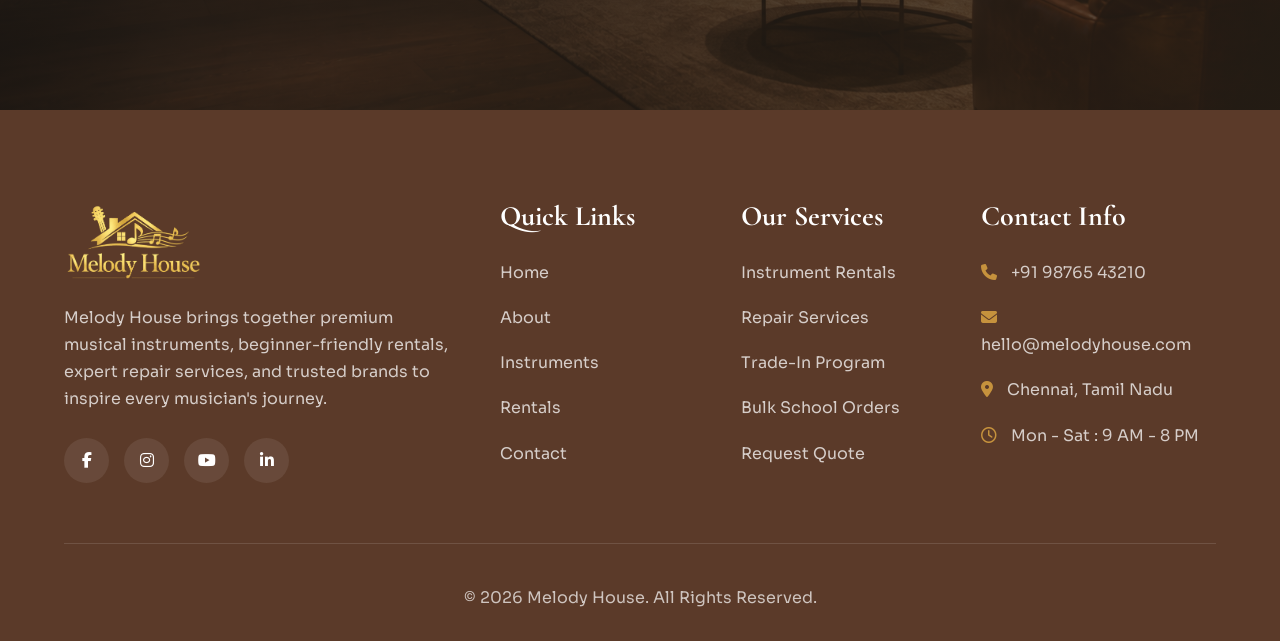
<file: home-2.html>
<!DOCTYPE html>
<html lang="en" dir="ltr">

<head>

    <!--=========================================
                    Meta Tags
    ==========================================-->

    <meta charset="UTF-8">
    <meta name="viewport" content="width=device-width, initial-scale=1.0">

    <!--=========================================
                    Title
    ==========================================-->

    <title>Melody House</title>

    <!--=========================================
                    Favicon
    ==========================================-->

    <link rel="icon" type="image/png" href="images/favicon.png">

    <!--=========================================
                Google Fonts
    ==========================================-->

    <link rel="preconnect" href="https://fonts.googleapis.com">

    <link rel="preconnect" href="https://fonts.gstatic.com" crossorigin>

    <link
        href="https://fonts.googleapis.com/css2?family=Cormorant+Garamond:wght@400;500;600;700&family=Sora:wght@100..800&display=swap"
        rel="stylesheet">

    <!--=========================================
                Font Awesome
    ==========================================-->

    <link rel="stylesheet" href="https://cdnjs.cloudflare.com/ajax/libs/font-awesome/6.7.2/css/all.min.css">

    <!--=========================================
                    CSS
    ==========================================-->

    <link rel="stylesheet" href="css/style.css">

</head>

<body>

    <!--=========================================
                Header Start
==========================================-->

    <header class="header">

        <div class="container">

            <nav class="navbar">

                <!--=========================================
                        Logo
            ==========================================-->

                <a href="index.html" class="logo">

                    <img src="images/logo.png" alt="Melody House Logo">

                </a>

                <!--=========================================
                    Navigation Menu
            ==========================================-->

                <div class="nav-menu">

                    <!-- Close Button -->

                    <div class="menu-close">

                        <i class="fa-solid fa-xmark"></i>

                    </div>

                    <ul class="nav-links">

                        <!-- Home Dropdown -->

                        <li class="nav-item dropdown">

                            <a href="#" class="dropdown-toggle active">

                                Home

                                <i class="fa-solid fa-chevron-down"></i>

                            </a>

                            <ul class="dropdown-menu">

                                <li>

                                    <a href="index.html">

                                        Home 1

                                    </a>

                                </li>

                                <li>

                                    <a href="home-2.html" class="active">

                                        Home 2

                                    </a>

                                </li>

                            </ul>

                        </li>

                        <!-- About -->

                        <li class="nav-item">

                            <a href="about.html">

                                About

                            </a>

                        </li>

                        <!-- Instruments -->

                        <li class="nav-item">

                            <a href="instruments.html">

                                Instruments

                            </a>

                        </li>

                        <!-- Rentals -->

                        <li class="nav-item">

                            <a href="rentals.html">

                                Rentals

                            </a>

                        </li>

                        <!-- Contact -->

                        <li class="nav-item">

                            <a href="contact.html">

                                Contact

                            </a>

                        </li>

                    </ul>

                    <!--=========================================
                        Mobile Actions
                ==========================================-->

                    <div class="mobile-actions">

                        <!-- Dark Mode -->

                        <button class="icon-btn dark-toggle">

                            <i class="fa-solid fa-moon"></i>

                        </button>

                        <!-- RTL -->

                        <button class="icon-btn rtl-toggle">

                            <i class="fa-solid fa-right-left"></i>

                        </button>

                        <!-- Request Quote -->

                        <a href="request-quote.html" class="primary-btn">

                            Request Quote

                        </a>

                        <!-- Login -->

                        <a href="login.html" class="secondary-btn">

                            Login

                        </a>

                    </div>

                </div>

                <!--=========================================
                    Desktop Actions
            ==========================================-->

                <div class="nav-actions">

                    <!-- Dark Mode -->

                    <button class="icon-btn dark-toggle">

                        <i class="fa-solid fa-moon"></i>

                    </button>

                    <!-- RTL -->

                    <button class="icon-btn rtl-toggle">

                        <i class="fa-solid fa-right-left"></i>

                    </button>

                    <!-- Request Quote -->

                    <a href="request-quote.html" class="primary-btn">

                        Request Quote

                    </a>

                    <!-- Login -->

                    <a href="login.html" class="secondary-btn">

                        Login

                    </a>

                </div>

                <!--=========================================
                    Mobile Menu Toggle
            ==========================================-->

                <div class="menu-toggle">

                    <i class="fa-solid fa-bars"></i>

                </div>

            </nav>

        </div>

    </header>

    <div class="menu-overlay"></div>
    <!--=========================================
                Header End
==========================================-->


    <!--=========================================
        Home 2 Hero Start
==========================================-->

    <section class="mh-luxhero-section">

        <div class="container">

            <div class="mh-luxhero-wrapper">

                <!-- Left Content -->

                <div class="mh-luxhero-content">

                    <span class="mh-luxhero-badge">

                        Premium Musical Experience

                    </span>

                    <h1 class="mh-luxhero-heading">

                        Discover Instruments Crafted For Every Performance

                    </h1>

                    <p class="mh-luxhero-summary">

                        Experience a curated collection of world-class musical instruments,
                        professional guidance, exclusive brands, and exceptional craftsmanship
                        designed to inspire musicians of every level.

                    </p>

                    <div class="mh-luxhero-buttons">

                        <a href="instruments.html" class="primary-btn">

                            Explore Collection

                        </a>

                        <a href="request-quote.html" class="secondary-btn">

                            Request Quote

                        </a>

                    </div>

                    <!-- Statistics -->

                    <div class="mh-luxhero-stats">

                        <div class="mh-luxhero-stat">

                            <h3>25+</h3>

                            <span>Years Experience</span>

                        </div>

                        <div class="mh-luxhero-stat">

                            <h3>10K+</h3>

                            <span>Happy Customers</span>

                        </div>

                        <div class="mh-luxhero-stat">

                            <h3>50+</h3>

                            <span>Premium Brands</span>

                        </div>

                    </div>

                </div>

                <!-- Right Image -->

                <div class="mh-luxhero-image">

                    <div class="mh-luxhero-circle"></div>

                    <img src="images/home2-hero.png" alt="Premium Musical Instrument">

                </div>

            </div>

        </div>

    </section>

    <!--=========================================
        Home 2 Hero End
==========================================-->


    <!--=========================================
        Experience Center Start
==========================================-->

    <section class="mh-expgallery-section">

        <div class="container">

            <div class="mh-expgallery-header">

                <span class="mh-expgallery-badge">

                    Experience Melody House

                </span>

                <h2 class="mh-expgallery-heading">

                    Explore Our Premium Musical Spaces

                </h2>

                <p class="mh-expgallery-summary">

                    Step inside Melody House and experience beautifully designed spaces where musicians can explore,
                    test, learn and discover world-class instruments.

                </p>

            </div>

            <div class="mh-expgallery-grid">

                <!-- Card 01 -->

                <div class="mh-expgallery-card mh-expgallery-large">

                    <img src="images/showroom.jpg" alt="Premium Showroom">

                    <div class="mh-expgallery-overlay">

                        <h3>Luxury Showroom</h3>

                        <p>Explore premium instruments from world-renowned brands.</p>

                    </div>

                </div>

                <!-- Card 02 -->

                <div class="mh-expgallery-card">

                    <img src="images/demo-room.jpg" alt="Demo Studio">

                    <div class="mh-expgallery-overlay">

                        <h3>Demo Studio</h3>

                        <p>Experience every instrument before your purchase.</p>

                    </div>

                </div>

                <!-- Card 03 -->

                <div class="mh-expgallery-card">

                    <img src="images/repair-lab.jpg" alt="Repair Lab">

                    <div class="mh-expgallery-overlay">

                        <h3>Repair Lab</h3>

                        <p>Handled by certified instrument specialists.</p>

                    </div>

                </div>

                <!-- Card 04 -->

                <div class="mh-expgallery-card">

                    <img src="images/lounge.jpg" alt="Music Lounge">

                    <div class="mh-expgallery-overlay">

                        <h3>Music Lounge</h3>

                        <p>Relax, practice and discover your perfect sound.</p>

                    </div>

                </div>

                <!-- Card 05 -->

                <div class="mh-expgallery-card">

                    <img src="images/music-cafe.jpg" alt="Music Café">

                    <div class="mh-expgallery-overlay">

                        <h3>Music Café</h3>

                        <p>
                            Relax with great music and explore new collections.
                        </p>

                    </div>

                </div>

            </div>

        </div>

    </section>

    <!--=========================================
        Experience Center End
==========================================-->

    <!--=========================================
        Featured Collections Tabs Start
==========================================-->

    <section class="mh-tabcollection-section">

        <div class="container">

            <div class="mh-tabcollection-header">

                <span class="mh-tabcollection-badge">

                    Featured Collections

                </span>

                <h2 class="mh-tabcollection-heading">

                    Find The Perfect Collection

                </h2>

                <p class="mh-tabcollection-summary">

                    Browse our premium collections designed for beginners, professionals and passionate musicians.

                </p>

            </div>

            <!-- Tabs -->

            <div class="mh-tabcollection-tabs">

                <button class="mh-tabcollection-btn active" data-tab="guitar">

                    Signature Guitars

                </button>

                <button class="mh-tabcollection-btn" data-tab="piano">

                    Grand Pianos

                </button>

                <button class="mh-tabcollection-btn" data-tab="violin">

                    Orchestra Strings

                </button>

                <button class="mh-tabcollection-btn" data-tab="studio">

                    Studio Equipment

                </button>

            </div>

            <!-- Content -->

            <div class="mh-tabcollection-wrapper">

                <div class="mh-tabcollection-image">

                    <img id="mhTabCollectionImage" src="images/tab-guitar.jpg" alt="Collection">

                </div>

                <div class="mh-tabcollection-content">

                    <span id="mhTabCollectionCategory">

                        Premium Collection

                    </span>

                    <h3 id="mhTabCollectionTitle">

                        Signature Guitars

                    </h3>

                    <p id="mhTabCollectionDescription">

                        Discover handcrafted acoustic and electric guitars with exceptional sound quality, elegant
                        finishes and professional performance.

                    </p>

                    <ul class="mh-tabcollection-features">

                        <li>Premium Wood Finish</li>

                        <li>Professional Performance</li>

                        <li>International Brands</li>

                        <li>Warranty Included</li>

                    </ul>

                    <a href="instruments.html" class="primary-btn">

                        Explore Collection

                    </a>

                </div>

            </div>

            <div class="mh-tabcollection-panel" id="piano">

                <div class="mh-tabcollection-image">

                    <img src="images/tab-piano.jpg" alt="Grand Pianos">

                </div>

                <div class="mh-tabcollection-content">

                    <span>Luxury Collection</span>

                    <h3>Grand Pianos</h3>

                    <p>
                        Experience elegant grand and upright pianos designed for concert halls,
                        studios and passionate musicians seeking exceptional tone and timeless craftsmanship.
                    </p>

                    <ul class="mh-tabcollection-features">

                        <li>Concert Quality Sound</li>
                        <li>Premium Keyboard Action</li>
                        <li>Elegant Wooden Finish</li>
                        <li>Worldwide Trusted Brands</li>

                    </ul>

                    <a href="instruments.html" class="primary-btn">

                        Explore Collection

                    </a>

                </div>

            </div>

            <div class="mh-tabcollection-panel" id="violin">

                <div class="mh-tabcollection-image">

                    <img src="images/tab-violin.jpg" alt="Orchestra Strings">

                </div>

                <div class="mh-tabcollection-content">

                    <span>Classic Collection</span>

                    <h3>Orchestra Strings</h3>

                    <p>
                        Discover handcrafted violins, violas and cellos that deliver rich,
                        expressive sound for orchestras, performances and professional practice.
                    </p>

                    <ul class="mh-tabcollection-features">

                        <li>Handcrafted Instruments</li>
                        <li>Premium Tonewoods</li>
                        <li>Professional Setup</li>
                        <li>Protective Carry Case</li>

                    </ul>

                    <a href="instruments.html" class="primary-btn">

                        Explore Collection

                    </a>

                </div>

            </div>

            <div class="mh-tabcollection-panel" id="studio">

                <div class="mh-tabcollection-image">

                    <img src="images/tab-studio.jpg" alt="Studio Equipment">

                </div>

                <div class="mh-tabcollection-content">

                    <span>Professional Collection</span>

                    <h3>Studio Equipment</h3>

                    <p>
                        Build your dream recording studio with premium microphones, mixers,
                        studio monitors and professional audio accessories trusted by creators.
                    </p>

                    <ul class="mh-tabcollection-features">

                        <li>Recording Essentials</li>
                        <li>Studio Monitors</li>
                        <li>Professional Mixers</li>
                        <li>Audio Accessories</li>

                    </ul>

                    <a href="instruments.html" class="primary-btn">

                        Explore Collection

                    </a>

                </div>

            </div>

        </div>

    </section>

    <!--=========================================
        Featured Collections Tabs End
==========================================-->


    <!--=========================================
        Melody House Journey Start
==========================================-->

    <section class="mh-journeyflow-section">

        <div class="container">

            <div class="mh-journeyflow-header">

                <span class="mh-journeyflow-badge">

                    Our Journey

                </span>

                <h2 class="mh-journeyflow-heading">

                    Your Musical Journey Begins Here

                </h2>

                <p class="mh-journeyflow-summary">

                    From discovering the perfect instrument to lifelong support, Melody House is with you every step of
                    your musical journey.

                </p>

            </div>

            <div class="mh-journeyflow-wrapper">

                <div class="mh-journeyflow-item">

                    <div class="mh-journeyflow-number">01</div>

                    <h3>Discover</h3>

                    <p>
                        Explore our carefully curated collection of premium musical instruments.
                    </p>

                </div>

                <div class="mh-journeyflow-item">

                    <div class="mh-journeyflow-number">02</div>

                    <h3>Experience</h3>

                    <p>
                        Test and compare every instruments with guidance from our experts.
                    </p>

                </div>

                <div class="mh-journeyflow-item">

                    <div class="mh-journeyflow-number">03</div>

                    <h3>Customize</h3>

                    <p>
                        Choose accessories, upgrades and personalized recommendations.
                    </p>

                </div>

                <div class="mh-journeyflow-item">

                    <div class="mh-journeyflow-number">04</div>

                    <h3>Perform</h3>

                    <p>
                        Take your required thing home with complete after-sales support.
                    </p>

                </div>

            </div>

        </div>

    </section>

    <!--=========================================
        Melody House Journey End
==========================================-->

    <!--=========================================
        Meet Our Experts Start
==========================================-->

    <section class="mh-expertteam-section">

        <div class="container">

            <div class="mh-expertteam-header">

                <span class="mh-expertteam-badge">

                    Our Experts

                </span>

                <h2 class="mh-expertteam-heading">

                    Meet The Professionals Behind Melody House

                </h2>

                <p class="mh-expertteam-summary">

                    Our experienced specialists are passionate about helping every musician
                    find the perfect instrument and receive the best guidance.

                </p>

            </div>

            <div class="mh-expertteam-grid">

                <!-- Member -->

                <div class="mh-expertteam-card">

                    <div class="mh-expertteam-image">

                        <img src="images/team-1.jpg" alt="Team Member">

                    </div>

                    <div class="mh-expertteam-content">

                        <h3>David Anderson</h3>

                        <span>Senior Guitar Specialist</span>

                        <p>

                            15+ years helping musicians choose premium guitars.

                        </p>

                        <div class="mh-expertteam-social">

                            <a href="#"><i class="fab fa-linkedin-in"></i></a>

                            <a href="#"><i class="fab fa-instagram"></i></a>

                        </div>

                    </div>

                </div>

                <!-- Member -->

                <div class="mh-expertteam-card">

                    <div class="mh-expertteam-image">

                        <img src="images/team-2.jpg" alt="Team Member">

                    </div>

                    <div class="mh-expertteam-content">

                        <h3>Emma Wilson</h3>

                        <span>Piano Consultant</span>

                        <p>

                            Expert in digital pianos and grand piano collections.

                        </p>

                        <div class="mh-expertteam-social">

                            <a href="#"><i class="fab fa-linkedin-in"></i></a>

                            <a href="#"><i class="fab fa-instagram"></i></a>

                        </div>

                    </div>

                </div>

                <!-- Member -->

                <div class="mh-expertteam-card">

                    <div class="mh-expertteam-image">

                        <img src="images/team-3.jpg" alt="Team Member">

                    </div>

                    <div class="mh-expertteam-content">

                        <h3>James Carter</h3>

                        <span>Repair Technician</span>

                        <p>

                            Certified technician for repairs and restorations.

                        </p>

                        <div class="mh-expertteam-social">

                            <a href="#"><i class="fab fa-linkedin-in"></i></a>

                            <a href="#"><i class="fab fa-instagram"></i></a>

                        </div>

                    </div>

                </div>

                <!-- Member -->

                <div class="mh-expertteam-card">

                    <div class="mh-expertteam-image">

                        <img src="images/team-4.jpg" alt="Team Member">

                    </div>

                    <div class="mh-expertteam-content">

                        <h3>Sophia Martin</h3>

                        <span>Music Consultant</span>

                        <p>

                            Helping beginners with the right instruments.

                        </p>

                        <div class="mh-expertteam-social">

                            <a href="#"><i class="fab fa-linkedin-in"></i></a>

                            <a href="#"><i class="fab fa-instagram"></i></a>

                        </div>

                    </div>

                </div>

            </div>

        </div>

    </section>

    <!--=========================================
        Meet Our Experts End
==========================================-->

    <!--=========================================
        FAQ Section Start
==========================================-->

    <section class="mh-premiumfaq-section">

        <div class="container">

            <div class="mh-premiumfaq-wrapper">

                <!-- Left -->

                <div class="mh-premiumfaq-content">

                    <span class="mh-premiumfaq-badge">

                        Frequently Asked Questions

                    </span>

                    <h2 class="mh-premiumfaq-heading">

                        Everything You Need To Know

                    </h2>

                    <p class="mh-premiumfaq-summary">

                        Find answers to the most common questions about our instruments,
                        rentals, repairs and premium services.

                    </p>

                    <div class="mh-premiumfaq-contact">

                        <i class="fa-solid fa-headset"></i>

                        <div>

                            <h4>Still Need Help?</h4>

                            <p>

                                Our music specialists are ready to assist you.

                            </p>

                        </div>

                    </div>

                </div>

                <!-- Right -->

                <div class="mh-premiumfaq-accordion">

                    <!-- Item -->

                    <div class="mh-premiumfaq-item">

                        <button class="mh-premiumfaq-question">

                            Do you offer instrument rentals?

                            <i class="fa-solid fa-plus"></i>

                        </button>

                        <div class="mh-premiumfaq-answer">

                            <p>

                                Yes, we provide flexible rental options for students,
                                professionals and events.

                            </p>

                        </div>

                    </div>

                    <!-- Item -->

                    <div class="mh-premiumfaq-item">

                        <button class="mh-premiumfaq-question">

                            Can I test an instrument before purchasing?

                            <i class="fa-solid fa-plus"></i>

                        </button>

                        <div class="mh-premiumfaq-answer">

                            <p>

                                Absolutely. Our showroom includes dedicated demo spaces
                                where you can try instruments before making a decision.

                            </p>

                        </div>

                    </div>

                    <!-- Item -->

                    <div class="mh-premiumfaq-item">

                        <button class="mh-premiumfaq-question">

                            Do you repair all instrument brands?

                            <i class="fa-solid fa-plus"></i>

                        </button>

                        <div class="mh-premiumfaq-answer">

                            <p>

                                Our certified technicians service most leading musical
                                instrument brands.

                            </p>

                        </div>

                    </div>

                    <!-- Item -->

                    <div class="mh-premiumfaq-item">

                        <button class="mh-premiumfaq-question">

                            Is nationwide delivery available?

                            <i class="fa-solid fa-plus"></i>

                        </button>

                        <div class="mh-premiumfaq-answer">

                            <p>

                                Yes, we deliver instruments safely across India with
                                secure packaging.

                            </p>

                        </div>

                    </div>

                </div>

            </div>

        </div>

    </section>

    <!--=========================================
        FAQ Section End
==========================================-->

    <!--=========================================
        Latest Insights Start
==========================================-->

    <section class="mh-insightshowcase-section">

        <div class="container">

            <div class="mh-insightshowcase-header">

                <span class="mh-insightshowcase-badge">

                    Latest Insights

                </span>

                <h2 class="mh-insightshowcase-heading">

                    Learn, Explore & Stay Inspired

                </h2>

                <p class="mh-insightshowcase-summary">

                    Discover expert advice, instrument care tips and buying guides
                    curated by the Melody House specialists.

                </p>

            </div>

            <div class="mh-insightshowcase-grid">

                <!-- Card 01 -->

                <article class="mh-insightshowcase-card">

                    <div class="mh-insightshowcase-image">

                        <img src="images/blog-1.jpg" alt="Guitar Guide">

                    </div>

                    <div class="mh-insightshowcase-content">

                        <span>

                            Buying Guide

                        </span>

                        <h3>

                            How To Choose Your Guitar

                        </h3>

                        <p>

                            A beginner's guide to selecting the perfect acoustic or electric guitar.

                        </p>

                        <a href="#">

                            Read More

                            <i class="fa-solid fa-arrow-right"></i>

                        </a>

                    </div>

                </article>

                <!-- Card 02 -->

                <article class="mh-insightshowcase-card">

                    <div class="mh-insightshowcase-image">

                        <img src="images/blog-2.jpg" alt="Piano Tips">

                    </div>

                    <div class="mh-insightshowcase-content">

                        <span>

                            Instrument Care

                        </span>

                        <h3>

                            5 Tips To Maintain Your Piano

                        </h3>

                        <p>

                            Keep your piano in excellent condition with these essential maintenance tips.

                        </p>

                        <a href="#">

                            Read More

                            <i class="fa-solid fa-arrow-right"></i>

                        </a>

                    </div>

                </article>

                <!-- Card 03 -->

                <article class="mh-insightshowcase-card">

                    <div class="mh-insightshowcase-image">

                        <img src="images/blog-3.jpg" alt="Music Care">

                    </div>

                    <div class="mh-insightshowcase-content">

                        <span>

                            Expert Advice

                        </span>

                        <h3>

                            Essential Instrument Care Tips

                        </h3>

                        <p>

                            Simple maintenance habits that help extend the life of your instrument.

                        </p>

                        <a href="#">

                            Read More

                            <i class="fa-solid fa-arrow-right"></i>

                        </a>

                    </div>

                </article>

            </div>

        </div>

    </section>

    <!--=========================================
        Latest Insights End
==========================================-->

    <!--=========================================
        Luxury CTA Start
==========================================-->

    <section class="mh-finalcta-section">

        <div class="container">

            <div class="mh-finalcta-wrapper">

                <span class="mh-finalcta-badge">

                    Begin Your Musical Journey

                </span>

                <h2 class="mh-finalcta-heading">

                    Discover Instruments That Inspire Every Performance

                </h2>

                <p class="mh-finalcta-summary">

                    Whether you're a beginner or a professional musician, explore our
                    premium collection of instruments, expert guidance and trusted
                    after-sales support at Melody House.

                </p>

                <div class="mh-finalcta-buttons">

                    <a href="instruments.html" class="primary-btn">

                        Explore Collection

                    </a>

                    <a href="request-quote.html" class="secondary-btn">

                        Request Quote

                    </a>

                </div>

            </div>

        </div>

    </section>

    <!--=========================================
        Luxury CTA End
==========================================-->

    <!--=========================================
                Footer Start
==========================================-->

    <footer class="footer">

        <div class="container">

            <div class="footer-content">

                <!-- Footer About -->

                <div class="footer-box">

                    <a href="index.html" class="footer-logo">

                        <img src="images/logo-light.png" alt="Melody House Logo">

                    </a>

                    <p>

                        Melody House brings together premium musical instruments, beginner-friendly rentals, expert
                        repair services, and trusted brands to inspire every musician's journey.

                    </p>

                    <div class="footer-social">

                        <a href="#"><i class="fab fa-facebook-f"></i></a>

                        <a href="#"><i class="fab fa-instagram"></i></a>

                        <a href="#"><i class="fab fa-youtube"></i></a>

                        <a href="#"><i class="fab fa-linkedin-in"></i></a>

                    </div>

                </div>

                <!-- Quick Links -->

                <div class="footer-box">

                    <h4>Quick Links</h4>

                    <ul>

                        <li><a href="index.html">Home</a></li>

                        <li><a href="about.html">About</a></li>

                        <li><a href="instruments.html">Instruments</a></li>

                        <li><a href="rentals.html">Rentals</a></li>

                        <li><a href="contact.html">Contact</a></li>

                    </ul>

                </div>

                <div class="footer-box">

                    <h4>Our Services</h4>

                    <ul>

                        <li>

                            <a href="rentals.html">

                                Instrument Rentals

                            </a>

                        </li>

                        <li>

                            <a href="request-quote.html">

                                Repair Services

                            </a>

                        </li>

                        <li>

                            <a href="request-quote.html">

                                Trade-In Program

                            </a>

                        </li>

                        <li>

                            <a href="request-quote.html">

                                Bulk School Orders

                            </a>

                        </li>

                        <li>

                            <a href="request-quote.html">

                                Request Quote

                            </a>

                        </li>

                    </ul>

                </div>

                <!-- Contact -->

                <div class="footer-box">

                    <h4>Contact Info</h4>

                    <ul>

                        <li>

                            <i class="fa-solid fa-phone"></i>

                            +91 98765 43210

                        </li>

                        <li>

                            <i class="fa-solid fa-envelope"></i>

                            hello@melodyhouse.com

                        </li>

                        <li>

                            <i class="fa-solid fa-location-dot"></i>

                            Chennai, Tamil Nadu

                        </li>

                        <li>

                            <i class="fa-regular fa-clock"></i>

                            Mon - Sat : 9 AM - 8 PM

                        </li>

                    </ul>

                </div>

            </div>

            <div class="footer-bottom">

                <p>

                    © 2026 Melody House. All Rights Reserved.

                </p>

            </div>

        </div>

    </footer>

    <!--=========================================
                Footer End
==========================================-->

    <script src="js/main.js"></script>

</body>

</html>
</file>
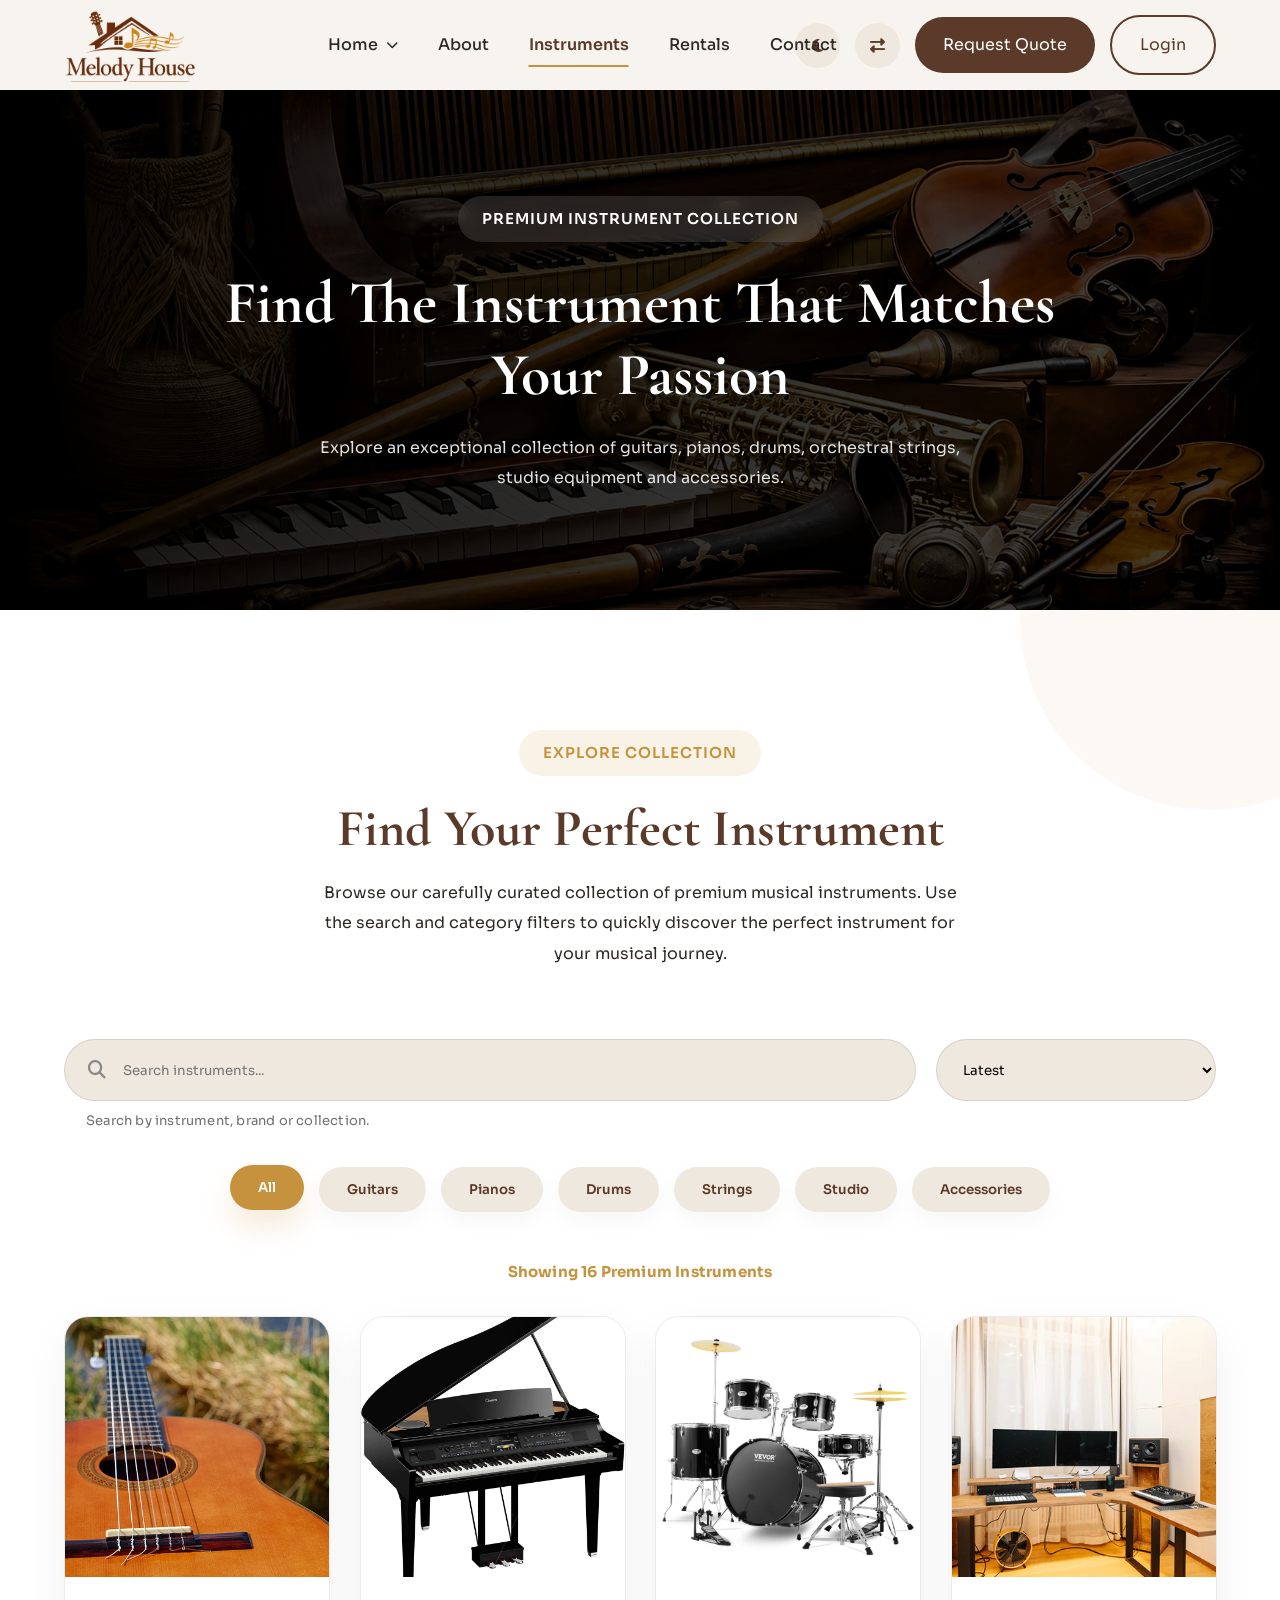
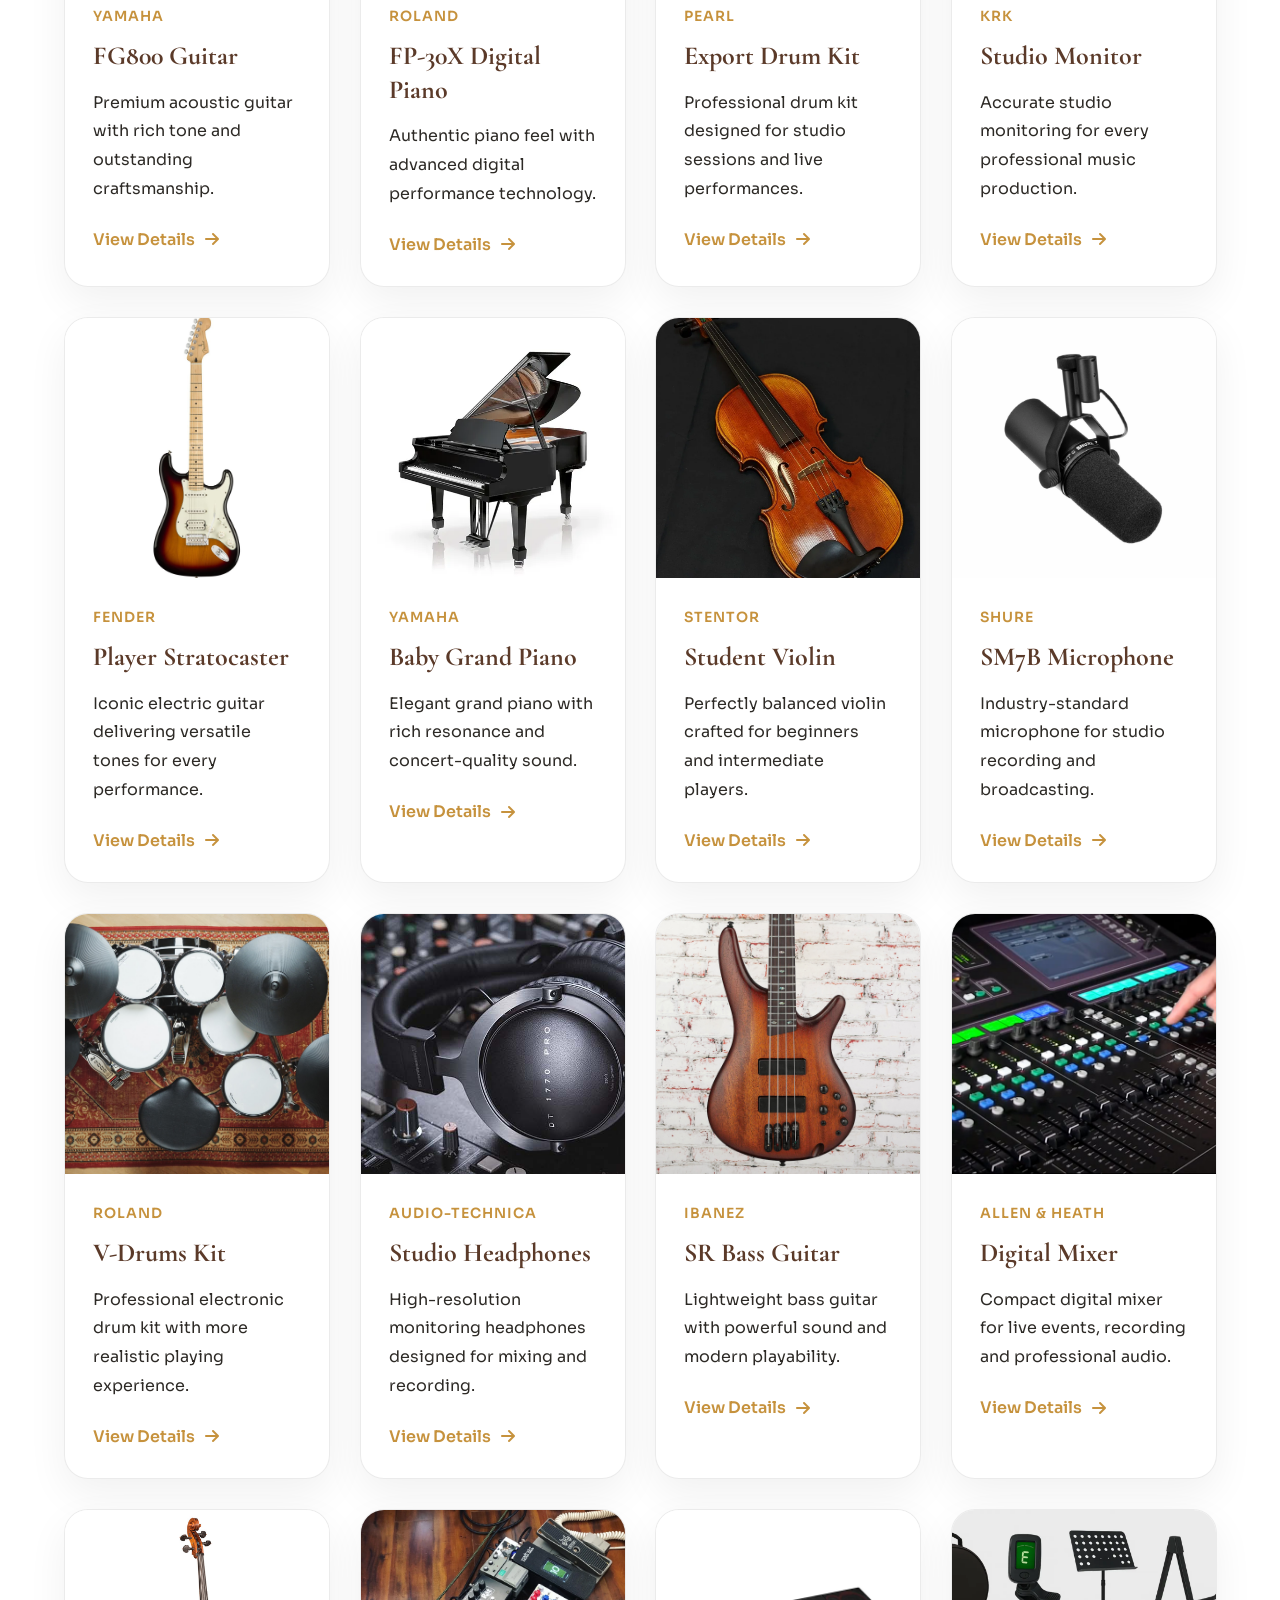
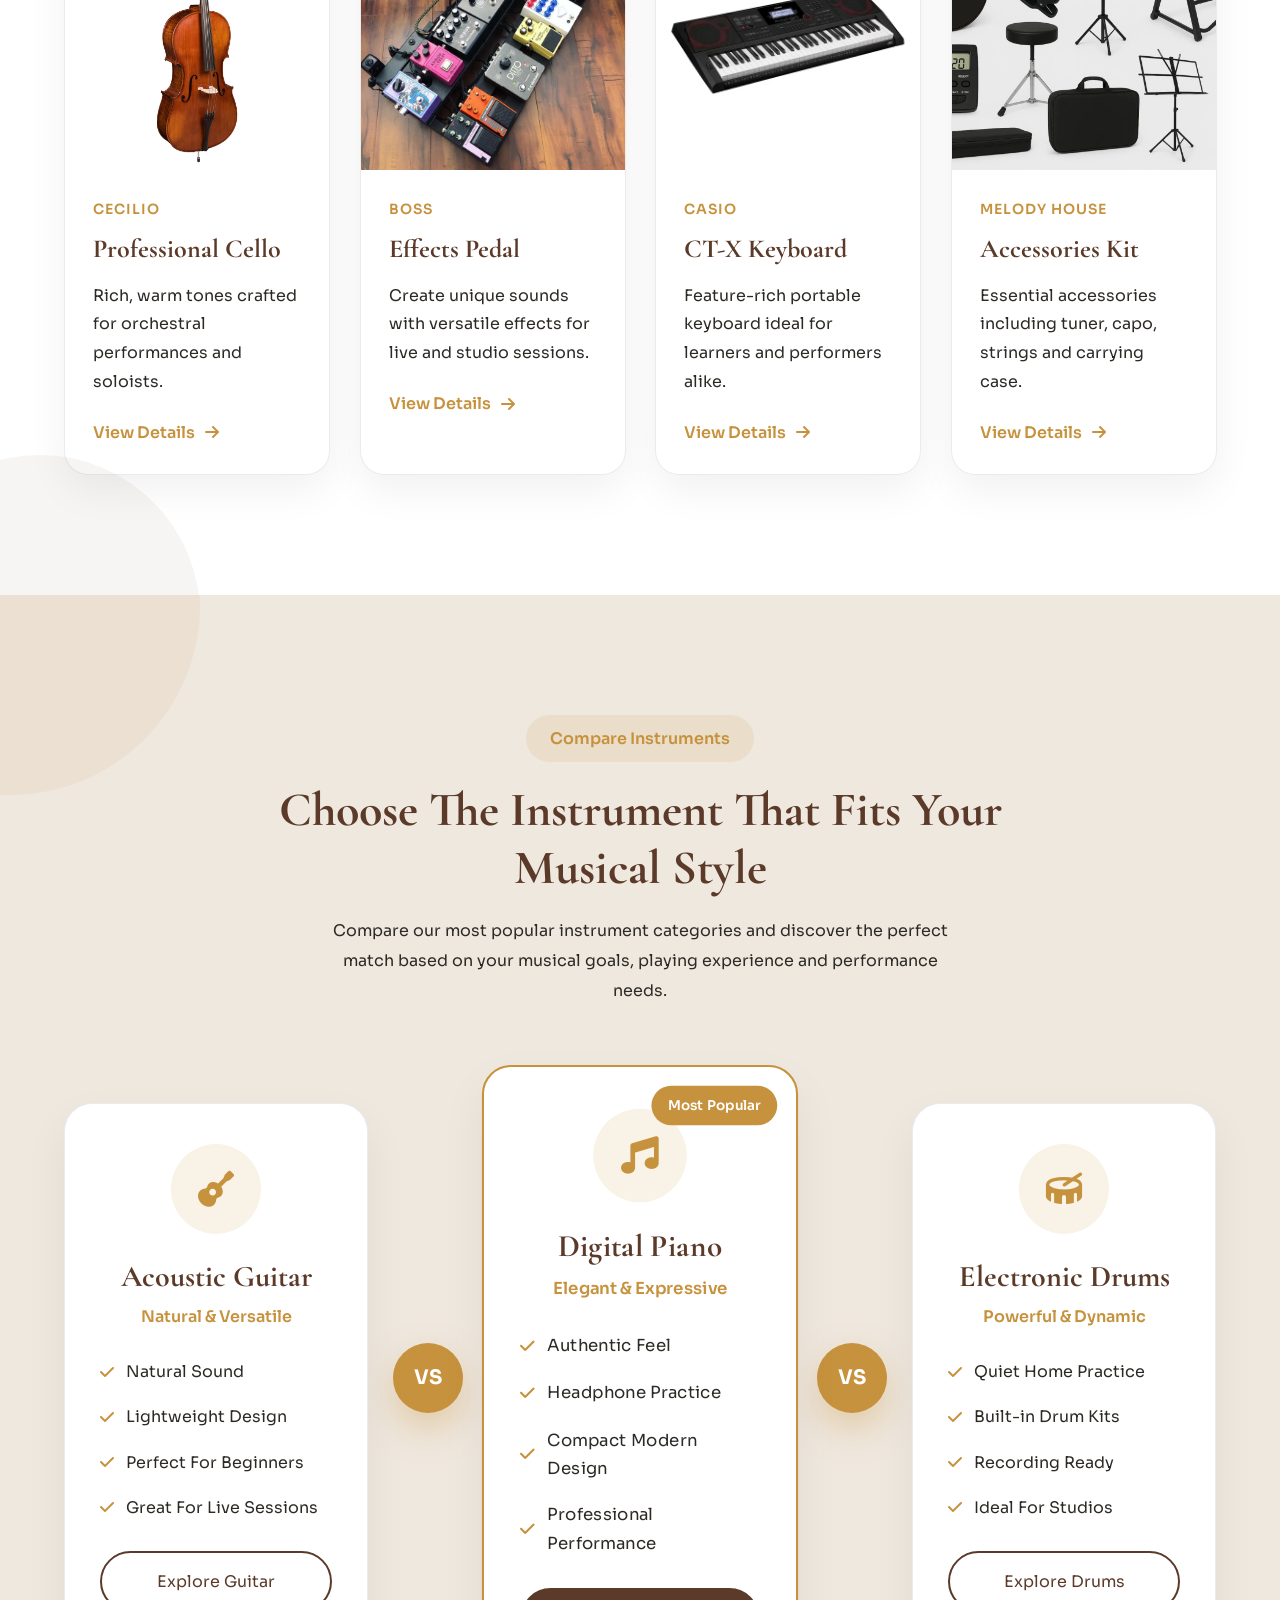
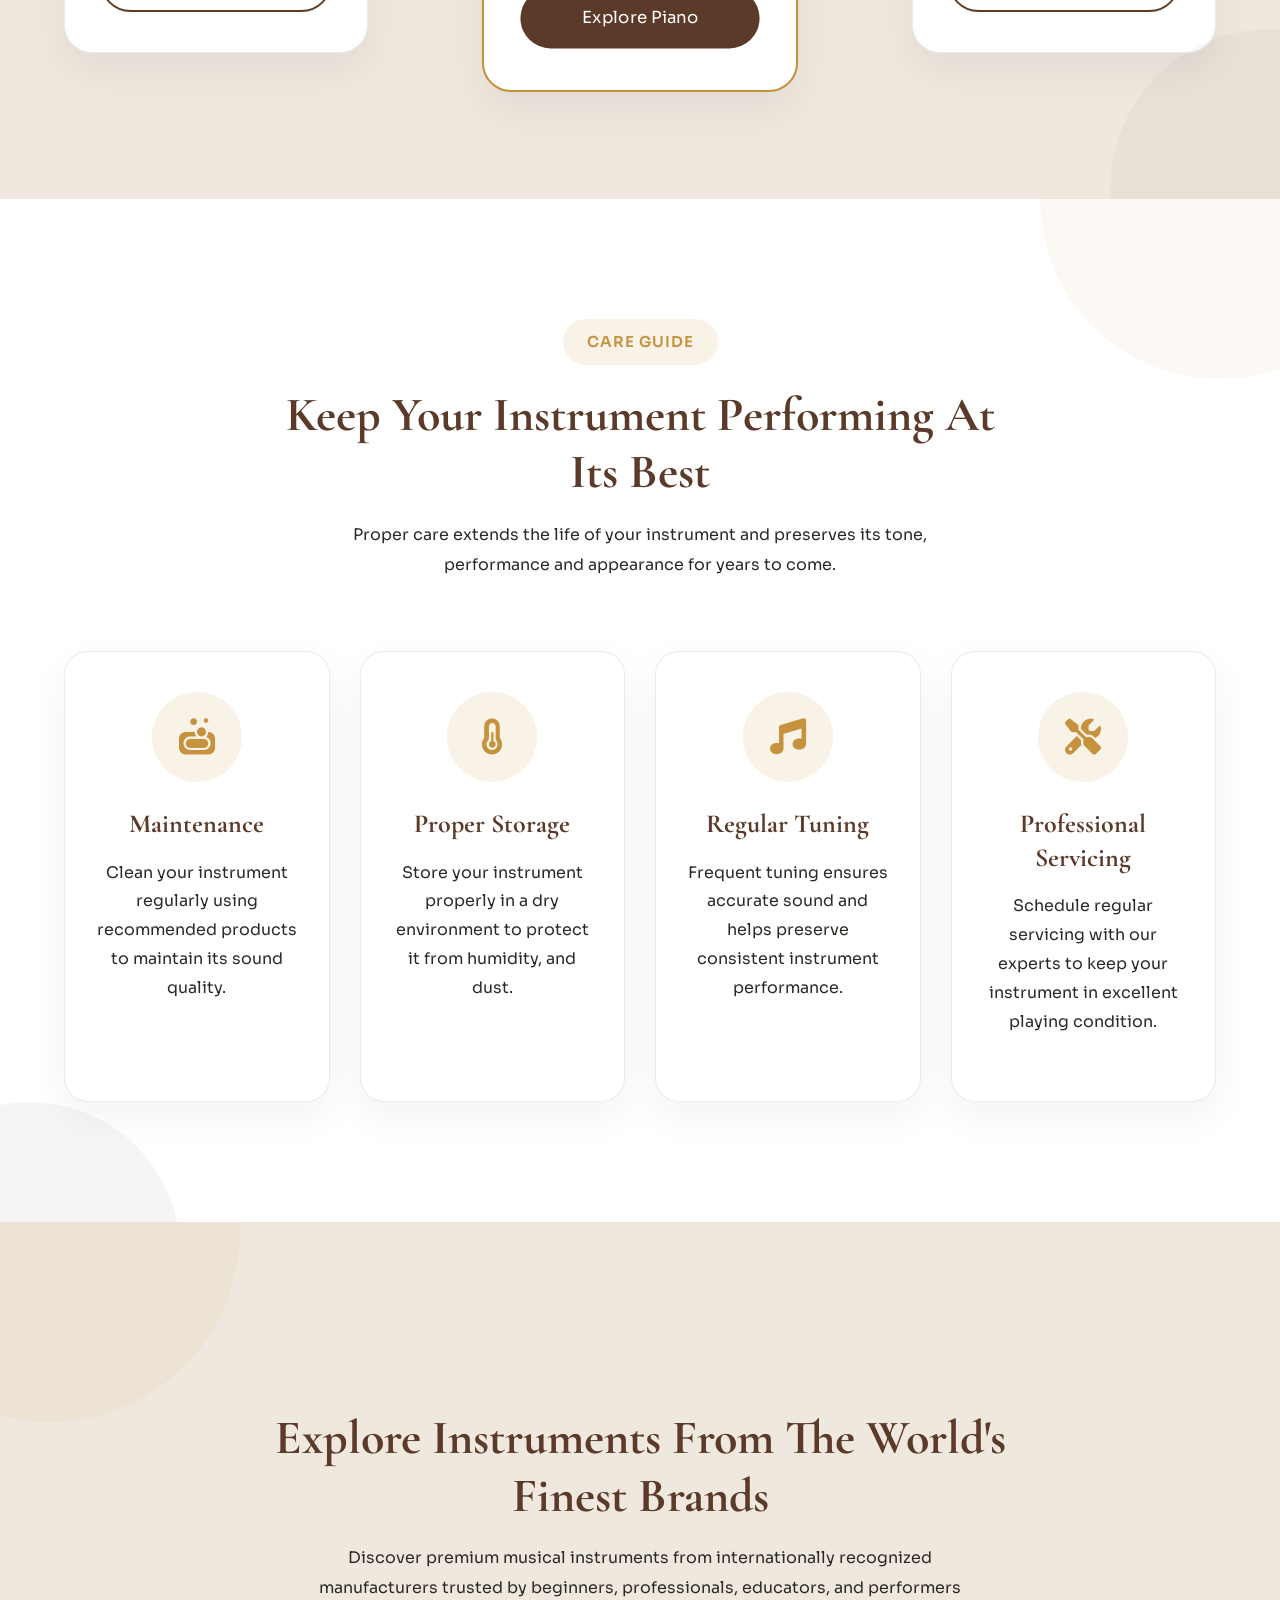
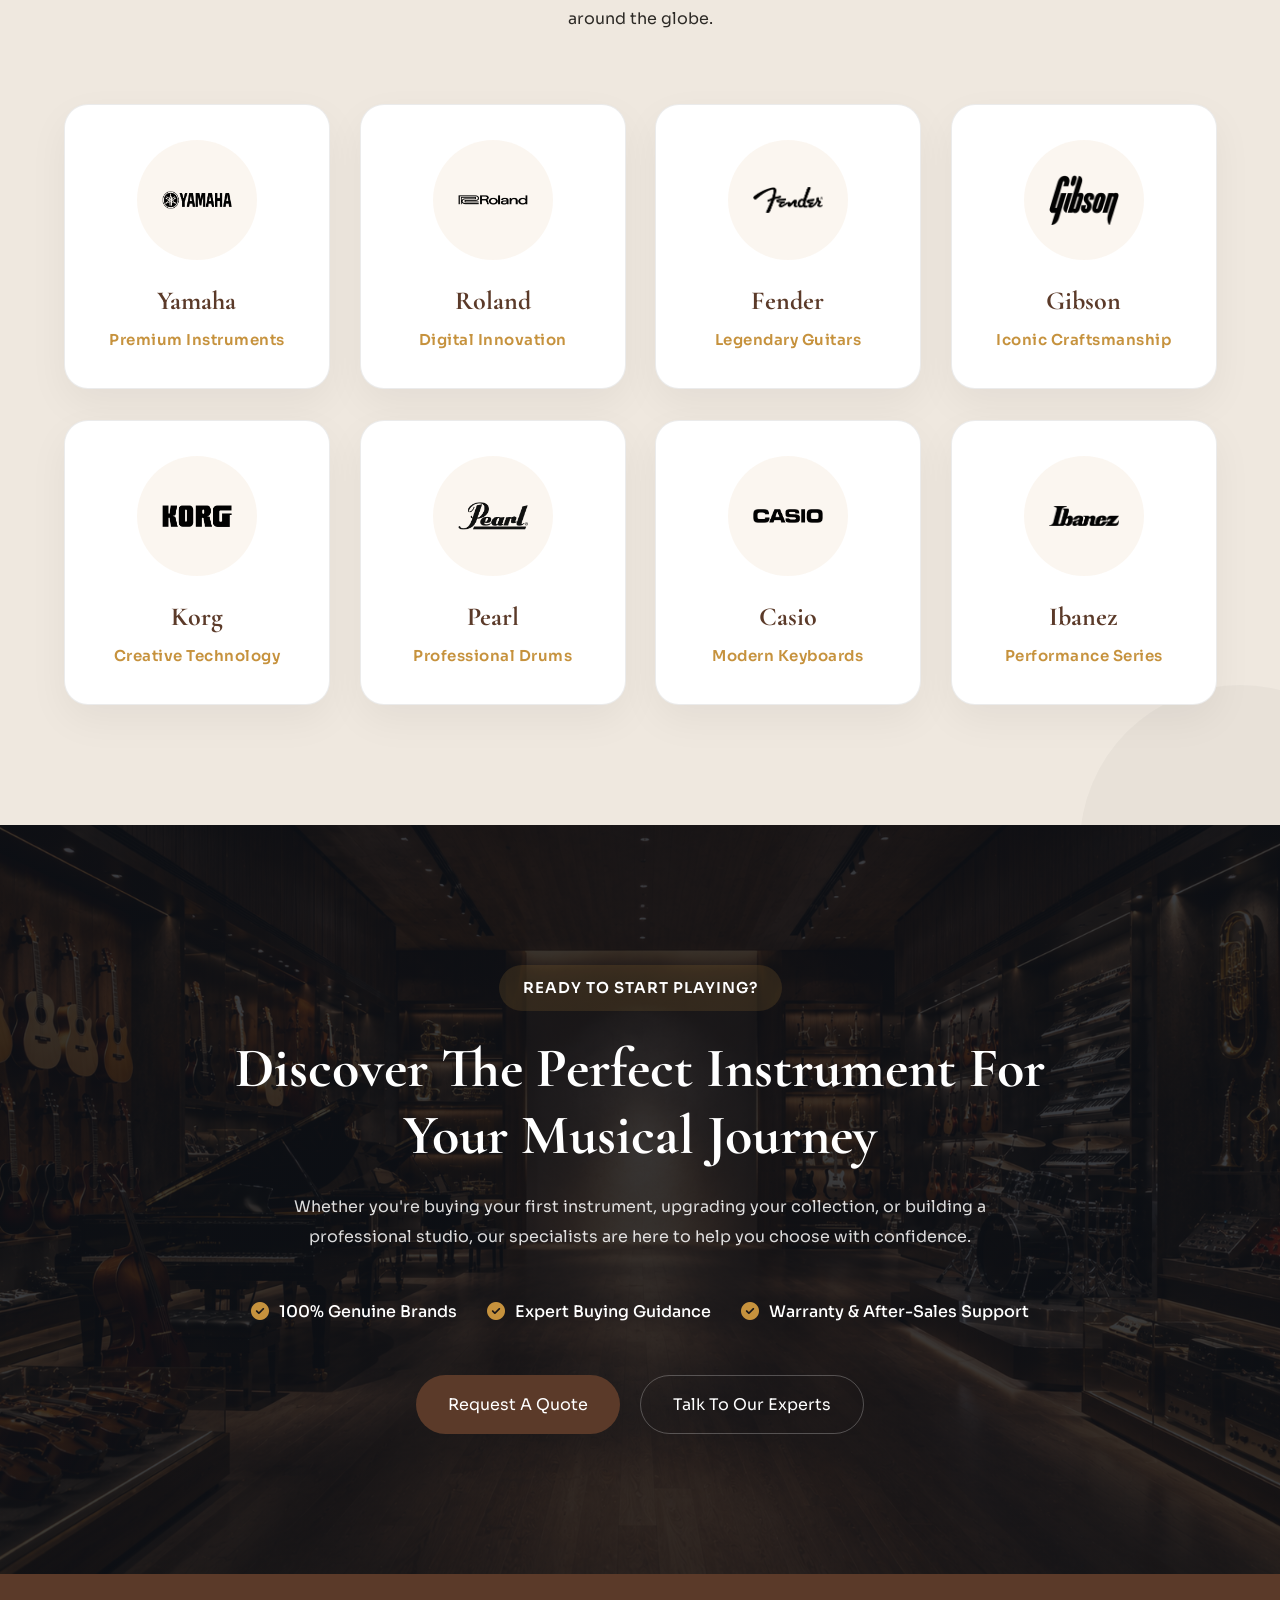
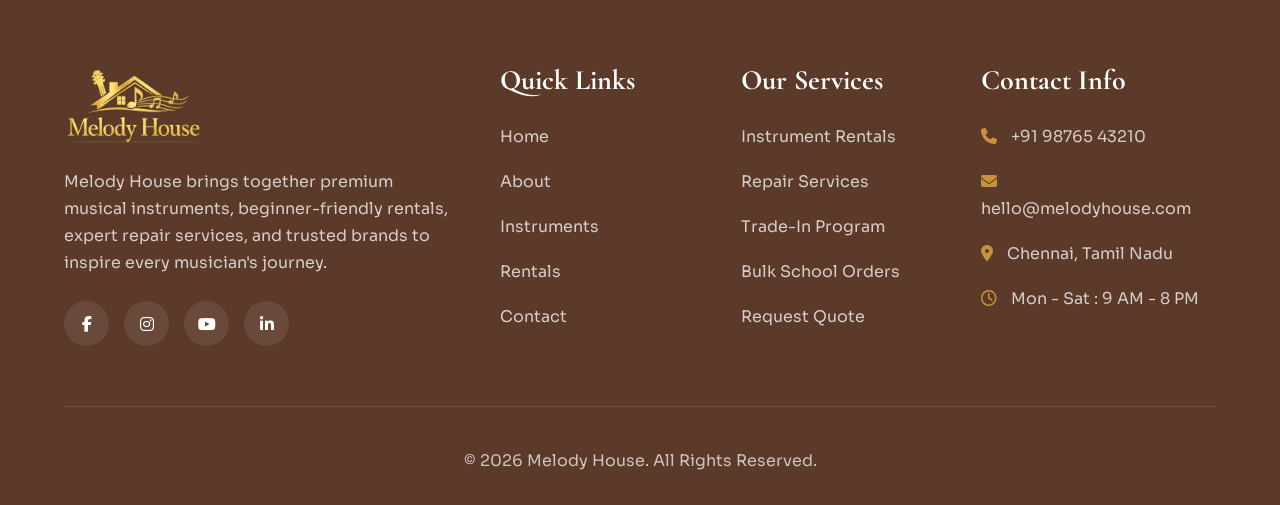
<file: instruments.html>
<!DOCTYPE html>
<html lang="en" dir="ltr">

<head>

    <!--=========================================
                    Meta Tags
    ==========================================-->

    <meta charset="UTF-8">
    <meta name="viewport" content="width=device-width, initial-scale=1.0">

    <!--=========================================
                    Title
    ==========================================-->

    <title>Melody House</title>

    <!--=========================================
                    Favicon
    ==========================================-->

    <link rel="icon" type="image/png" href="images/favicon.png">

    <!--=========================================
                Google Fonts
    ==========================================-->

    <link rel="preconnect" href="https://fonts.googleapis.com">

    <link rel="preconnect" href="https://fonts.gstatic.com" crossorigin>

    <link
        href="https://fonts.googleapis.com/css2?family=Cormorant+Garamond:wght@400;500;600;700&family=Sora:wght@100..800&display=swap"
        rel="stylesheet">

    <!--=========================================
                Font Awesome
    ==========================================-->

    <link rel="stylesheet" href="https://cdnjs.cloudflare.com/ajax/libs/font-awesome/6.7.2/css/all.min.css">

    <!--=========================================
                    CSS
    ==========================================-->

    <link rel="stylesheet" href="css/style.css">

</head>

<body>

    <!--=========================================
                Header Start
==========================================-->

    <header class="header">

        <div class="container">

            <nav class="navbar">

                <!--=========================================
                        Logo
            ==========================================-->

                <a href="index.html" class="logo">

                    <img src="images/logo.png" alt="Melody House Logo">

                </a>

                <!--=========================================
                    Navigation Menu
            ==========================================-->

                <div class="nav-menu">

                    <!-- Close Button -->

                    <div class="menu-close">

                        <i class="fa-solid fa-xmark"></i>

                    </div>

                    <ul class="nav-links">

                        <!-- Home Dropdown -->

                        <li class="nav-item dropdown">

                            <a href="#" class="dropdown-toggle">

                                Home

                                <i class="fa-solid fa-chevron-down"></i>

                            </a>

                            <ul class="dropdown-menu">

                                <li>

                                    <a href="index.html">

                                        Home 1

                                    </a>

                                </li>

                                <li>

                                    <a href="home-2.html">

                                        Home 2

                                    </a>

                                </li>

                            </ul>

                        </li>

                        <!-- About -->

                        <li class="nav-item">

                            <a href="about.html">

                                About

                            </a>

                        </li>

                        <!-- Instruments -->

                        <li class="nav-item">

                            <a href="instruments.html" class="active">

                                Instruments

                            </a>

                        </li>

                        <!-- Rentals -->

                        <li class="nav-item">

                            <a href="rentals.html">

                                Rentals

                            </a>

                        </li>

                        <!-- Contact -->

                        <li class="nav-item">

                            <a href="contact.html">

                                Contact

                            </a>

                        </li>

                    </ul>

                    <!--=========================================
                        Mobile Actions
                ==========================================-->

                    <div class="mobile-actions">

                        <!-- Dark Mode -->

                        <button class="icon-btn dark-toggle">

                            <i class="fa-solid fa-moon"></i>

                        </button>

                        <!-- RTL -->

                        <button class="icon-btn rtl-toggle">

                            <i class="fa-solid fa-right-left"></i>

                        </button>

                        <!-- Request Quote -->

                        <a href="request-quote.html" class="primary-btn">

                            Request Quote

                        </a>

                        <!-- Login -->

                        <a href="login.html" class="secondary-btn">

                            Login

                        </a>

                    </div>

                </div>

                <!--=========================================
                    Desktop Actions
            ==========================================-->

                <div class="nav-actions">

                    <!-- Dark Mode -->

                    <button class="icon-btn dark-toggle">

                        <i class="fa-solid fa-moon"></i>

                    </button>

                    <!-- RTL -->

                    <button class="icon-btn rtl-toggle">

                        <i class="fa-solid fa-right-left"></i>

                    </button>

                    <!-- Request Quote -->

                    <a href="request-quote.html" class="primary-btn">

                        Request Quote

                    </a>

                    <!-- Login -->

                    <a href="login.html" class="secondary-btn">

                        Login

                    </a>

                </div>

                <!--=========================================
                    Mobile Menu Toggle
            ==========================================-->

                <div class="menu-toggle">

                    <i class="fa-solid fa-bars"></i>

                </div>

            </nav>

        </div>

    </header>

    <div class="menu-overlay"></div>
    <!--=========================================
                Header End
==========================================-->



    <!--=========================================
            Contact Hero Start
==========================================-->

    <section class="mh-contacthero-section">

        <div class="mh-contacthero-overlay"></div>

        <img src="images/instrument-banner.jpg" alt="Contact Banner">

        <div class="container">

            <div class="mh-contacthero-content">

                <span class="mh-contacthero-badge">

                    Premium Instrument Collection

                </span>

                <h1 class="mh-contacthero-heading">

                    Find The Instrument That Matches Your Passion

                </h1>

                <p class="mh-contacthero-summary">

                    Explore an exceptional collection of guitars, pianos, drums, orchestral strings, studio equipment
                    and accessories.

                </p>

            </div>

        </div>

    </section>

    <!--=========================================
            Contact Hero End
==========================================-->


    <!--=========================================
        Find Your Instrument Start
==========================================-->

    <section class="mh-instrumentcatalog-section">

        <div class="container">

            <!-- Header -->

            <div class="mh-instrumentcatalog-header">

                <span class="mh-instrumentcatalog-badge">

                    Explore Collection

                </span>

                <h2 class="mh-instrumentcatalog-heading">

                    Find Your Perfect Instrument

                </h2>

                <p class="mh-instrumentcatalog-summary">

                    Browse our carefully curated collection of premium musical instruments.
                    Use the search and category filters to quickly discover the perfect
                    instrument for your musical journey.

                </p>

            </div>

            <!-- Search & Sort -->

            <div class="mh-instrumentcatalog-toolbar">

                <div class="mh-instrumentcatalog-search">

                    <i class="fa-solid fa-magnifying-glass"></i>

                    <input type="text" id="mhInstrumentSearch" placeholder="Search instruments...">

                    <p class="mh-instrumentcatalog-search-helper">

                        Search by instrument, brand or collection.

                    </p>

                </div>

                <div class="mh-instrumentcatalog-sort">

                    <select id="mhInstrumentSort">

                        <option value="latest">

                            Latest

                        </option>

                        <option value="popular">

                            Most Popular

                        </option>

                        <option value="az">

                            A - Z

                        </option>

                    </select>

                </div>

            </div>


            <!-- Filters -->

            <div class="mh-instrumentcatalog-filters">

                <button class="mh-filter-btn active" data-filter="all">

                    All

                </button>

                <button class="mh-filter-btn" data-filter="guitar">

                    Guitars

                </button>

                <button class="mh-filter-btn" data-filter="piano">

                    Pianos

                </button>

                <button class="mh-filter-btn" data-filter="drums">

                    Drums

                </button>

                <button class="mh-filter-btn" data-filter="strings">

                    Strings

                </button>

                <button class="mh-filter-btn" data-filter="studio">

                    Studio

                </button>

                <button class="mh-filter-btn" data-filter="accessories">

                    Accessories

                </button>

            </div>

            <div class="mh-instrumentcatalog-results" aria-live="polite">

                Showing 16 Premium Instruments

            </div>

            <div class="mh-no-results">

                <i class="fa-solid fa-magnifying-glass"></i>

                <h3>No Instruments Found</h3>

                <p>
                    We couldn't find any instruments matching your search.
                    Try a different keyword or browse another category.
                </p>

                <a href="instruments.html" class="primary-btn">
                    View All Instruments
                </a>

            </div>

            <!-- Products -->

            <div class="mh-instrumentcatalog-grid">

                <!-- Card 1 -->

                <div class="mh-instrumentcatalog-card" data-category="guitar">

                    <div class="mh-instrumentcatalog-image">

                        <img src="images/instrument-1.jpg" alt="Acoustic Guitar">

                    </div>

                    <div class="mh-instrumentcatalog-content">

                        <span>

                            Yamaha

                        </span>

                        <h3>

                            FG800 Guitar

                        </h3>

                        <p>

                            Premium acoustic guitar with rich tone and outstanding craftsmanship.

                        </p>

                        <a href="#">

                            View Details

                            <i class="fa-solid fa-arrow-right"></i>

                        </a>

                    </div>

                </div>

                <!-- Card 2 -->

                <div class="mh-instrumentcatalog-card" data-category="piano">

                    <div class="mh-instrumentcatalog-image">

                        <img src="images/instrument-2.jpg" alt="Digital Piano">

                    </div>

                    <div class="mh-instrumentcatalog-content">

                        <span>

                            Roland

                        </span>

                        <h3>

                            FP-30X Digital Piano

                        </h3>

                        <p>

                            Authentic piano feel with advanced digital performance technology.

                        </p>

                        <a href="#">

                            View Details

                            <i class="fa-solid fa-arrow-right"></i>

                        </a>

                    </div>

                </div>

                <!-- Card 3 -->

                <div class="mh-instrumentcatalog-card" data-category="drums">

                    <div class="mh-instrumentcatalog-image">

                        <img src="images/instrument-3.jpg" alt="Drum Kit">

                    </div>

                    <div class="mh-instrumentcatalog-content">

                        <span>

                            Pearl

                        </span>

                        <h3>

                            Export Drum Kit

                        </h3>

                        <p>

                            Professional drum kit designed for studio sessions and live performances.

                        </p>

                        <a href="#">

                            View Details

                            <i class="fa-solid fa-arrow-right"></i>

                        </a>

                    </div>

                </div>

                <!-- Card 4 -->

                <div class="mh-instrumentcatalog-card" data-category="studio">

                    <div class="mh-instrumentcatalog-image">

                        <img src="images/instrument-4.jpg" alt="Studio Monitor">

                    </div>

                    <div class="mh-instrumentcatalog-content">

                        <span>

                            KRK

                        </span>

                        <h3>

                            Studio Monitor

                        </h3>

                        <p>

                            Accurate studio monitoring for every professional music production.

                        </p>

                        <a href="#">

                            View Details

                            <i class="fa-solid fa-arrow-right"></i>

                        </a>

                    </div>

                </div>

                <!-- Card 5 -->

                <div class="mh-instrumentcatalog-card" data-category="guitar">

                    <div class="mh-instrumentcatalog-image">

                        <img src="images/instrument-5.jpg" alt="Electric Guitar">

                    </div>

                    <div class="mh-instrumentcatalog-content">

                        <span>Fender</span>

                        <h3>Player Stratocaster</h3>

                        <p>Iconic electric guitar delivering versatile tones for every performance.</p>

                        <a href="#">View Details <i class="fa-solid fa-arrow-right"></i></a>

                    </div>

                </div>

                <!-- Card 6 -->

                <div class="mh-instrumentcatalog-card" data-category="piano">

                    <div class="mh-instrumentcatalog-image">

                        <img src="images/instrument-6.jpg" alt="Grand Piano">

                    </div>

                    <div class="mh-instrumentcatalog-content">

                        <span>Yamaha</span>

                        <h3>Baby Grand Piano</h3>

                        <p>Elegant grand piano with rich resonance and concert-quality sound.</p>

                        <a href="#">View Details <i class="fa-solid fa-arrow-right"></i></a>

                    </div>

                </div>

                <!-- Card 7 -->

                <div class="mh-instrumentcatalog-card" data-category="strings">

                    <div class="mh-instrumentcatalog-image">

                        <img src="images/instrument-7.jpg" alt="Violin">

                    </div>

                    <div class="mh-instrumentcatalog-content">

                        <span>Stentor</span>

                        <h3>Student Violin</h3>

                        <p>Perfectly balanced violin crafted for beginners and intermediate players.</p>

                        <a href="#">View Details <i class="fa-solid fa-arrow-right"></i></a>

                    </div>

                </div>

                <!-- Card 8 -->

                <div class="mh-instrumentcatalog-card" data-category="studio">

                    <div class="mh-instrumentcatalog-image">

                        <img src="images/instrument-8.jpg" alt="Microphone">

                    </div>

                    <div class="mh-instrumentcatalog-content">

                        <span>Shure</span>

                        <h3>SM7B Microphone</h3>

                        <p>Industry-standard microphone for studio recording and broadcasting.</p>

                        <a href="#">View Details <i class="fa-solid fa-arrow-right"></i></a>

                    </div>

                </div>

                <!-- Card 9 -->

                <div class="mh-instrumentcatalog-card" data-category="drums">

                    <div class="mh-instrumentcatalog-image">

                        <img src="images/instrument-9.jpg" alt="Electronic Drum">

                    </div>

                    <div class="mh-instrumentcatalog-content">

                        <span>Roland</span>

                        <h3>V-Drums Kit</h3>

                        <p>Professional electronic drum kit with more realistic playing experience.</p>

                        <a href="#">View Details <i class="fa-solid fa-arrow-right"></i></a>

                    </div>

                </div>

                <!-- Card 10 -->

                <div class="mh-instrumentcatalog-card" data-category="accessories">

                    <div class="mh-instrumentcatalog-image">

                        <img src="images/instrument-10.jpg" alt="Headphones">

                    </div>

                    <div class="mh-instrumentcatalog-content">

                        <span>Audio-Technica</span>

                        <h3>Studio Headphones</h3>

                        <p>High-resolution monitoring headphones designed for mixing and recording.</p>

                        <a href="#">View Details <i class="fa-solid fa-arrow-right"></i></a>

                    </div>

                </div>

                <!-- Card 11 -->

                <div class="mh-instrumentcatalog-card" data-category="guitar">

                    <div class="mh-instrumentcatalog-image">

                        <img src="images/instrument-11.jpg" alt="Bass Guitar">

                    </div>

                    <div class="mh-instrumentcatalog-content">

                        <span>Ibanez</span>

                        <h3>SR Bass Guitar</h3>

                        <p>Lightweight bass guitar with powerful sound and modern playability.</p>

                        <a href="#">View Details <i class="fa-solid fa-arrow-right"></i></a>

                    </div>

                </div>

                <!-- Card 12 -->

                <div class="mh-instrumentcatalog-card" data-category="studio">

                    <div class="mh-instrumentcatalog-image">

                        <img src="images/instrument-12.jpg" alt="Mixer">

                    </div>

                    <div class="mh-instrumentcatalog-content">

                        <span>Allen & Heath</span>

                        <h3>Digital Mixer</h3>

                        <p>Compact digital mixer for live events, recording and professional audio.</p>

                        <a href="#">View Details <i class="fa-solid fa-arrow-right"></i></a>

                    </div>

                </div>

                <!-- Card 13 -->

                <div class="mh-instrumentcatalog-card" data-category="strings">

                    <div class="mh-instrumentcatalog-image">

                        <img src="images/instrument-13.jpg" alt="Cello">

                    </div>

                    <div class="mh-instrumentcatalog-content">

                        <span>Cecilio</span>

                        <h3>Professional Cello</h3>

                        <p>Rich, warm tones crafted for orchestral performances and soloists.</p>

                        <a href="#">View Details <i class="fa-solid fa-arrow-right"></i></a>

                    </div>

                </div>

                <!-- Card 14 -->

                <div class="mh-instrumentcatalog-card" data-category="accessories">

                    <div class="mh-instrumentcatalog-image">

                        <img src="images/instrument-14.jpg" alt="Guitar Pedal">

                    </div>

                    <div class="mh-instrumentcatalog-content">

                        <span>BOSS</span>

                        <h3>Effects Pedal</h3>

                        <p>Create unique sounds with versatile effects for live and studio sessions.</p>

                        <a href="#">View Details <i class="fa-solid fa-arrow-right"></i></a>

                    </div>

                </div>

                <!-- Card 15 -->

                <div class="mh-instrumentcatalog-card" data-category="piano">

                    <div class="mh-instrumentcatalog-image">

                        <img src="images/instrument-15.jpg" alt="Keyboard">

                    </div>

                    <div class="mh-instrumentcatalog-content">

                        <span>Casio</span>

                        <h3>CT-X Keyboard</h3>

                        <p>Feature-rich portable keyboard ideal for learners and performers alike.</p>

                        <a href="#">View Details <i class="fa-solid fa-arrow-right"></i></a>

                    </div>

                </div>

                <!-- Card 16 -->

                <div class="mh-instrumentcatalog-card" data-category="accessories">

                    <div class="mh-instrumentcatalog-image">

                        <img src="images/instrument-16.jpg" alt="Guitar Accessories">

                    </div>

                    <div class="mh-instrumentcatalog-content">

                        <span>Melody House</span>

                        <h3>Accessories Kit</h3>

                        <p>Essential accessories including tuner, capo, strings and carrying case.</p>

                        <a href="#">View Details <i class="fa-solid fa-arrow-right"></i></a>

                    </div>

                </div>

            </div>

        </div>

    </section>

    <!--=========================================
        Find Your Instrument End
==========================================-->

    <!--=========================================
        Instrument Comparison Start
==========================================-->

    <section class="mh-instrumentcompare-section">

        <div class="container">

            <div class="mh-instrumentcompare-header">

                <span class="mh-instrumentcompare-badge">

                    Compare Instruments

                </span>

                <h2 class="mh-instrumentcompare-heading">

                    Choose The Instrument That Fits Your Musical Style

                </h2>

                <p class="mh-instrumentcompare-summary">

                    Compare our most popular instrument categories and discover the perfect match based on your musical
                    goals, playing experience and performance needs.

                </p>

            </div>

            <div class="mh-instrumentcompare-wrapper">

                <!-- Acoustic Guitar -->

                <div class="mh-instrumentcompare-card">

                    <div class="mh-instrumentcompare-icon">

                        <i class="fa-solid fa-guitar"></i>

                    </div>

                    <h3>

                        Acoustic Guitar

                    </h3>

                    <span>

                        Natural & Versatile

                    </span>

                    <ul>

                        <li>

                            <i class="fa-solid fa-check"></i>

                            Natural Sound

                        </li>

                        <li>

                            <i class="fa-solid fa-check"></i>

                            Lightweight Design

                        </li>

                        <li>

                            <i class="fa-solid fa-check"></i>

                            Perfect For Beginners

                        </li>

                        <li>

                            <i class="fa-solid fa-check"></i>

                            Great For Live Sessions

                        </li>

                    </ul>

                    <a href="request-quote.html" class="secondary-btn">

                        Explore Guitar

                    </a>

                </div>

                <!-- VS -->

                <div class="mh-instrumentcompare-divider">

                    <span>

                        VS

                    </span>

                </div>

                <!-- Digital Piano -->

                <div class="mh-instrumentcompare-card featured">

                    <div class="mh-instrumentcompare-tag">

                        Most Popular

                    </div>

                    <div class="mh-instrumentcompare-icon">

                        <i class="fa-solid fa-music"></i>

                    </div>

                    <h3>

                        Digital Piano

                    </h3>

                    <span>

                        Elegant & Expressive

                    </span>

                    <ul>

                        <li>

                            <i class="fa-solid fa-check"></i>

                            Authentic Feel

                        </li>

                        <li>

                            <i class="fa-solid fa-check"></i>

                            Headphone Practice

                        </li>

                        <li>

                            <i class="fa-solid fa-check"></i>

                            Compact Modern Design

                        </li>

                        <li>

                            <i class="fa-solid fa-check"></i>

                            Professional Performance

                        </li>

                    </ul>

                    <a href="request-quote.html" class="primary-btn">

                        Explore Piano

                    </a>

                </div>

                <!-- VS -->

                <div class="mh-instrumentcompare-divider">

                    <span>

                        VS

                    </span>

                </div>

                <!-- Electronic Drums -->

                <div class="mh-instrumentcompare-card">

                    <div class="mh-instrumentcompare-icon">

                        <i class="fa-solid fa-drum"></i>

                    </div>

                    <h3>

                        Electronic Drums

                    </h3>

                    <span>

                        Powerful & Dynamic

                    </span>

                    <ul>

                        <li>

                            <i class="fa-solid fa-check"></i>

                            Quiet Home Practice

                        </li>

                        <li>

                            <i class="fa-solid fa-check"></i>

                            Built-in Drum Kits

                        </li>

                        <li>

                            <i class="fa-solid fa-check"></i>

                            Recording Ready

                        </li>

                        <li>

                            <i class="fa-solid fa-check"></i>

                            Ideal For Studios

                        </li>

                    </ul>

                    <a href="request-quote.html" class="secondary-btn">

                        Explore Drums

                    </a>

                </div>

            </div>

        </div>

    </section>

    <!--=========================================
        Instrument Comparison End
==========================================-->

    <!--=========================================
        Instrument Care Guide Start
==========================================-->

    <section class="mh-careguide-section">

        <div class="container">

            <div class="mh-careguide-header">

                <span class="mh-careguide-badge">

                    Care Guide

                </span>

                <h2 class="mh-careguide-heading">

                    Keep Your Instrument Performing At Its Best

                </h2>

                <p class="mh-careguide-summary">

                    Proper care extends the life of your instrument and preserves its tone, performance and appearance
                    for years to come.

                </p>

            </div>

            <div class="mh-careguide-grid">

                <div class="mh-careguide-card">

                    <div class="mh-careguide-icon">

                        <i class="fa-solid fa-soap"></i>

                    </div>

                    <h3>

                        Maintenance

                    </h3>

                    <p>

                        Clean your instrument regularly using recommended products to maintain its sound
                        quality.

                    </p>

                </div>

                <div class="mh-careguide-card">

                    <div class="mh-careguide-icon">

                        <i class="fa-solid fa-temperature-half"></i>

                    </div>

                    <h3>

                        Proper Storage

                    </h3>

                    <p>

                        Store your instrument properly in a dry environment to protect it from humidity, and
                        dust.

                    </p>

                </div>

                <div class="mh-careguide-card">

                    <div class="mh-careguide-icon">

                        <i class="fa-solid fa-music"></i>

                    </div>

                    <h3>

                        Regular Tuning

                    </h3>

                    <p>

                        Frequent tuning ensures accurate sound and helps preserve consistent instrument performance.

                    </p>

                </div>

                <div class="mh-careguide-card">

                    <div class="mh-careguide-icon">

                        <i class="fa-solid fa-screwdriver-wrench"></i>

                    </div>

                    <h3>

                        Professional Servicing

                    </h3>

                    <p>

                        Schedule regular servicing with our experts to keep your instrument in excellent playing
                        condition.

                    </p>

                </div>

            </div>

        </div>

    </section>

    <!--=========================================
        Instrument Care Guide End
==========================================-->

    <!--=========================================
        Shop By Brand Start
==========================================-->

    <section class="mh-brand-section">

        <div class="container">

            <div class="mh-brand-header">

                <span class="mh-brand-badge">

                    Trusted Brands

                </span>

                <h2 class="mh-brand-heading">

                    Explore Instruments From The World's Finest Brands

                </h2>

                <p class="mh-brand-summary">

                    Discover premium musical instruments from internationally recognized manufacturers trusted by
                    beginners, professionals, educators, and performers around the globe.

                </p>

            </div>

            <div class="mh-brand-grid">

                <!-- Brand -->

                <div class="mh-brand-card">

                    <div class="mh-brand-logo">

                        <img src="images/yamaha-logo.png" alt="Yamaha">

                    </div>

                    <h3>Yamaha</h3>

                    <span>Premium Instruments</span>

                </div>

                <!-- Brand -->

                <div class="mh-brand-card">

                    <div class="mh-brand-logo">

                        <img src="images/roland-logo.png" alt="Roland">

                    </div>

                    <h3>Roland</h3>

                    <span>Digital Innovation</span>

                </div>

                <!-- Brand -->

                <div class="mh-brand-card">

                    <div class="mh-brand-logo">

                        <img src="images/fender-logo.png" alt="Fender">

                    </div>

                    <h3>Fender</h3>

                    <span>Legendary Guitars</span>

                </div>

                <!-- Brand -->

                <div class="mh-brand-card">

                    <div class="mh-brand-logo">

                        <img src="images/gibson-logo.png" alt="Gibson">

                    </div>

                    <h3>Gibson</h3>

                    <span>Iconic Craftsmanship</span>

                </div>

                <!-- Brand -->

                <div class="mh-brand-card">

                    <div class="mh-brand-logo">

                        <img src="images/korg-logo.png" alt="Korg">

                    </div>

                    <h3>Korg</h3>

                    <span>Creative Technology</span>

                </div>

                <!-- Brand -->

                <div class="mh-brand-card">

                    <div class="mh-brand-logo">

                        <img src="images/pearl-logo.png" alt="Pearl">

                    </div>

                    <h3>Pearl</h3>

                    <span>Professional Drums</span>

                </div>

                <!-- Brand -->

                <div class="mh-brand-card">

                    <div class="mh-brand-logo">

                        <img src="images/casio-logo.png" alt="Casio">

                    </div>

                    <h3>Casio</h3>

                    <span>Modern Keyboards</span>

                </div>

                <!-- Brand -->

                <div class="mh-brand-card">

                    <div class="mh-brand-logo">

                        <img src="images/ibanez-logo.png" alt="Ibanez">

                    </div>

                    <h3>Ibanez</h3>

                    <span>Performance Series</span>

                </div>

            </div>

        </div>

    </section>

    <!--=========================================
        Shop By Brand End
==========================================-->

    <!--=========================================
        Instrument CTA Start
==========================================-->

    <section class="mh-instrumentcta-section">

        <div class="mh-instrumentcta-overlay"></div>

        <div class="container">

            <div class="mh-instrumentcta-content">

                <span class="mh-instrumentcta-badge">

                    Ready To Start Playing?

                </span>

                <h2 class="mh-instrumentcta-heading">

                    Discover The Perfect Instrument For Your Musical Journey

                </h2>

                <p class="mh-instrumentcta-summary">

                    Whether you're buying your first instrument, upgrading your collection, or building a professional
                    studio, our specialists are here to help you choose with confidence.

                </p>

                <div class="mh-instrumentcta-features">

                    <div class="mh-instrumentcta-feature">

                        <i class="fa-solid fa-circle-check"></i>

                        <span>100% Genuine Brands</span>

                    </div>

                    <div class="mh-instrumentcta-feature">

                        <i class="fa-solid fa-circle-check"></i>

                        <span>Expert Buying Guidance</span>

                    </div>

                    <div class="mh-instrumentcta-feature">

                        <i class="fa-solid fa-circle-check"></i>

                        <span>Warranty & After-Sales Support</span>

                    </div>

                </div>

                <div class="mh-instrumentcta-buttons">

                    <a href="request-quote.html" class="primary-btn">

                        Request A Quote

                    </a>

                    <a href="contact.html" class="secondary-btn">

                        Talk To Our Experts

                    </a>

                </div>

            </div>

        </div>

    </section>

    <!--=========================================
        Instrument CTA End
==========================================-->


    <!--=========================================
                Footer Start
==========================================-->

    <footer class="footer">

        <div class="container">

            <div class="footer-content">

                <!-- Footer About -->

                <div class="footer-box">

                    <a href="index.html" class="footer-logo">

                        <img src="images/logo-light.png" alt="Melody House Logo">

                    </a>

                    <p>

                        Melody House brings together premium musical instruments, beginner-friendly rentals, expert
                        repair services, and trusted brands to inspire every musician's journey.

                    </p>

                    <div class="footer-social">

                        <a href="#"><i class="fab fa-facebook-f"></i></a>

                        <a href="#"><i class="fab fa-instagram"></i></a>

                        <a href="#"><i class="fab fa-youtube"></i></a>

                        <a href="#"><i class="fab fa-linkedin-in"></i></a>

                    </div>

                </div>

                <!-- Quick Links -->

                <div class="footer-box">

                    <h4>Quick Links</h4>

                    <ul>

                        <li><a href="index.html">Home</a></li>

                        <li><a href="about.html">About</a></li>

                        <li><a href="instruments.html">Instruments</a></li>

                        <li><a href="rentals.html">Rentals</a></li>

                        <li><a href="contact.html">Contact</a></li>

                    </ul>

                </div>

                <div class="footer-box">

                    <h4>Our Services</h4>

                    <ul>

                        <li>

                            <a href="rentals.html">

                                Instrument Rentals

                            </a>

                        </li>

                        <li>

                            <a href="request-quote.html">

                                Repair Services

                            </a>

                        </li>

                        <li>

                            <a href="request-quote.html">

                                Trade-In Program

                            </a>

                        </li>

                        <li>

                            <a href="request-quote.html">

                                Bulk School Orders

                            </a>

                        </li>

                        <li>

                            <a href="request-quote.html">

                                Request Quote

                            </a>

                        </li>

                    </ul>

                </div>

                <!-- Contact -->

                <div class="footer-box">

                    <h4>Contact Info</h4>

                    <ul>

                        <li>

                            <i class="fa-solid fa-phone"></i>

                            +91 98765 43210

                        </li>

                        <li>

                            <i class="fa-solid fa-envelope"></i>

                            hello@melodyhouse.com

                        </li>

                        <li>

                            <i class="fa-solid fa-location-dot"></i>

                            Chennai, Tamil Nadu

                        </li>

                        <li>

                            <i class="fa-regular fa-clock"></i>

                            Mon - Sat : 9 AM - 8 PM

                        </li>

                    </ul>

                </div>

            </div>

            <div class="footer-bottom">

                <p>

                    © 2026 Melody House. All Rights Reserved.

                </p>

            </div>

        </div>

    </footer>

    <!--=========================================
                Footer End
==========================================-->

    <script src="js/main.js"></script>

</body>

</html>
</file>
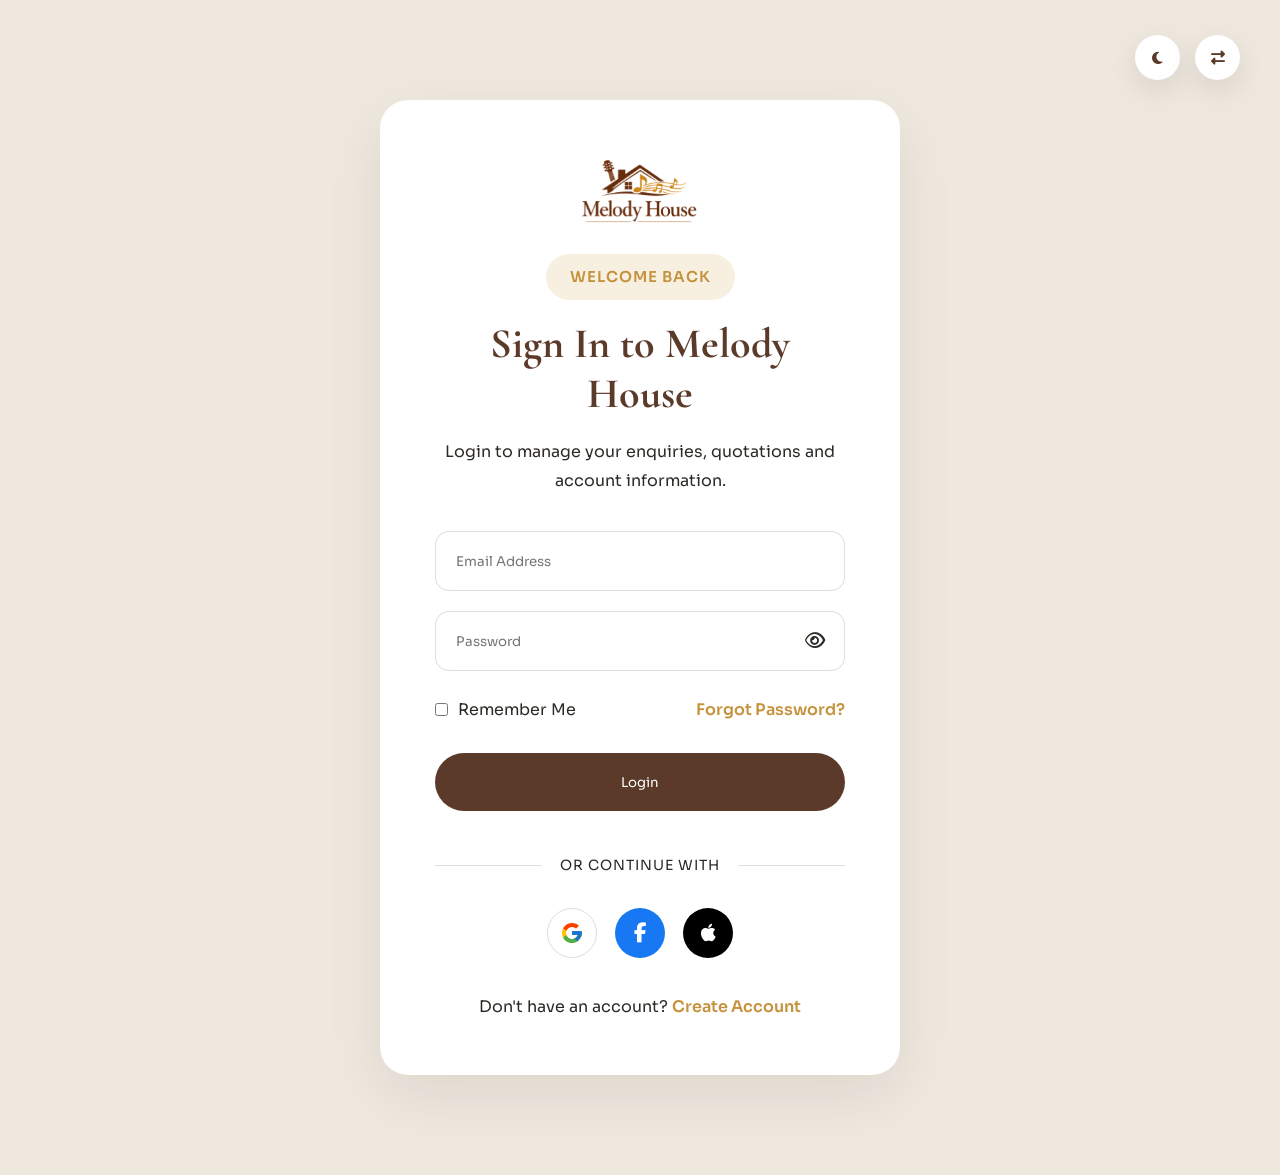
<file: login.html>
<!DOCTYPE html>
<html lang="en" dir="ltr">

<head>

    <!--=========================================
                    Meta Tags
    ==========================================-->

    <meta charset="UTF-8">
    <meta name="viewport" content="width=device-width, initial-scale=1.0">

    <!--=========================================
                    Title
    ==========================================-->

    <title>Melody House</title>

    <!--=========================================
                    Favicon
    ==========================================-->

    <link rel="icon" type="image/png" href="images/favicon.png">

    <!--=========================================
                Google Fonts
    ==========================================-->

    <link rel="preconnect" href="https://fonts.googleapis.com">

    <link rel="preconnect" href="https://fonts.gstatic.com" crossorigin>

    <link
        href="https://fonts.googleapis.com/css2?family=Cormorant+Garamond:wght@400;500;600;700&family=Sora:wght@100..800&display=swap"
        rel="stylesheet">

    <!--=========================================
                Font Awesome
    ==========================================-->

    <link rel="stylesheet" href="https://cdnjs.cloudflare.com/ajax/libs/font-awesome/6.7.2/css/all.min.css">

    <!--=========================================
                    CSS
    ==========================================-->

    <link rel="stylesheet" href="css/style.css">

</head>

<body>


    <!--=========================================
            Login Page Start
==========================================-->

    <section class="mh-loginpage-section">

        <!-- Top Actions -->

        <div class="mh-loginpage-topactions">

            <button class="icon-btn dark-mode-toggle">

                <i class="fa-solid fa-moon"></i>

            </button>

            <button class="icon-btn rtl-toggle">

                <i class="fa-solid fa-right-left"></i>

            </button>

        </div>

        <div class="container">

            <div class="mh-loginpage-card">

                <div class="mh-loginpage-logo">

                    <a href="index.html">

                        <img src="images/logo.png" alt="Melody House">

                    </a>

                </div>

                <span class="mh-loginpage-badge">

                    Welcome Back

                </span>

                <h1 class="mh-loginpage-heading">

                    Sign In to Melody House

                </h1>

                <p class="mh-loginpage-summary">

                    Login to manage your enquiries, quotations and account information.

                </p>

                <form class="mh-loginpage-form">

                    <!-- Email -->

                    <div class="mh-loginpage-field">

                        <input type="email" class="mh-loginpage-input" placeholder="Email Address" required>

                    </div>

                    <!-- Password -->

                    <div class="mh-loginpage-passwordbox">

                        <input type="password" id="loginPassword" class="mh-loginpage-input" placeholder="Password"
                            required>

                        <span class="mh-loginpage-eye" id="loginPasswordToggle">

                            <i class="fa-regular fa-eye"></i>

                        </span>

                    </div>

                    <!-- Remember -->

                    <div class="mh-loginpage-options">

                        <label class="mh-loginpage-checkbox">

                            <input type="checkbox">

                            <span>

                                Remember Me

                            </span>

                        </label>

                        <a href="#" class="mh-loginpage-forgot">

                            Forgot Password?

                        </a>

                    </div>

                    <button type="submit" class="primary-btn">

                        Login

                    </button>

                </form>

                <!-- Divider -->

                <div class="mh-loginpage-divider">

                    <span>

                        OR CONTINUE WITH

                    </span>

                </div>

                <!-- Social Login -->

                <div class="mh-loginpage-socials">

                    <a href="#" class="mh-loginpage-google">

                        <img src="images/google-logo.svg" alt="Google">

                    </a>

                    <a href="#" class="mh-loginpage-facebook">

                        <i class="fa-brands fa-facebook-f"></i>

                    </a>

                    <a href="#" class="mh-loginpage-apple">

                        <i class="fa-brands fa-apple"></i>

                    </a>

                </div>

                <!-- Register -->

                <div class="mh-loginpage-footer">

                    <p>

                        Don't have an account?

                        <a href="register.html">

                            Create Account

                        </a>

                    </p>

                </div>

            </div>

        </div>

    </section>

    <!--=========================================
            Login Page End
==========================================-->

    <script src="js/main.js"></script>

</body>

</html>
</file>
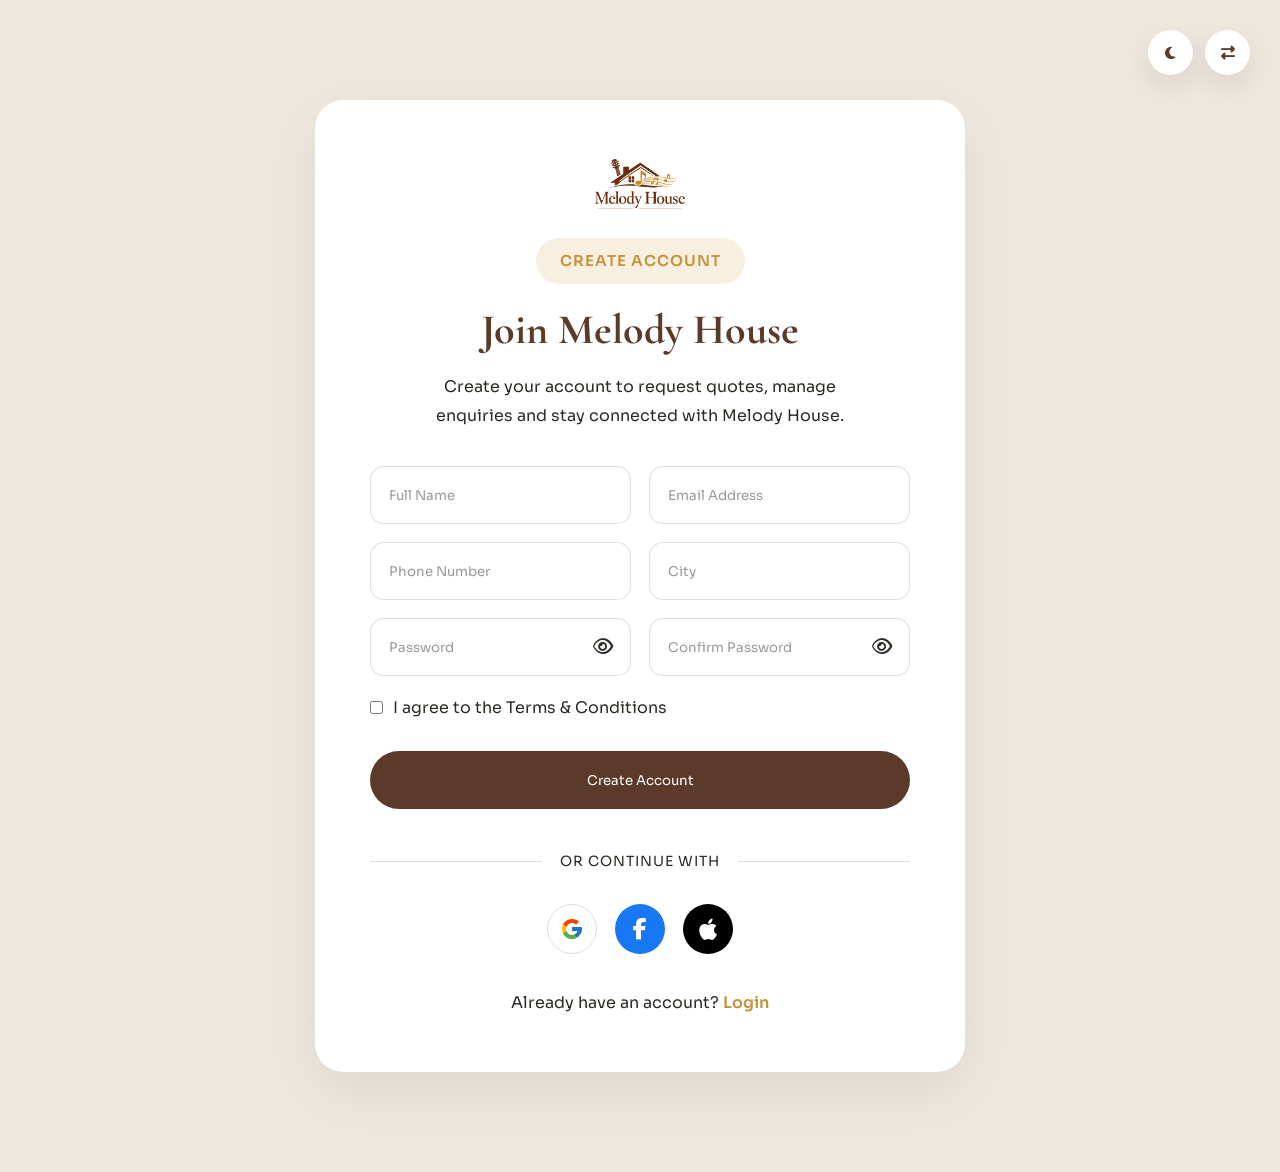
<file: register.html>
<!DOCTYPE html>
<html lang="en" dir="ltr">

<head>

    <!--=========================================
                    Meta Tags
    ==========================================-->

    <meta charset="UTF-8">
    <meta name="viewport" content="width=device-width, initial-scale=1.0">

    <!--=========================================
                    Title
    ==========================================-->

    <title>Melody House</title>

    <!--=========================================
                    Favicon
    ==========================================-->

    <link rel="icon" type="image/png" href="images/favicon.png">

    <!--=========================================
                Google Fonts
    ==========================================-->

    <link rel="preconnect" href="https://fonts.googleapis.com">

    <link rel="preconnect" href="https://fonts.gstatic.com" crossorigin>

    <link
        href="https://fonts.googleapis.com/css2?family=Cormorant+Garamond:wght@400;500;600;700&family=Sora:wght@100..800&display=swap"
        rel="stylesheet">

    <!--=========================================
                Font Awesome
    ==========================================-->

    <link rel="stylesheet" href="https://cdnjs.cloudflare.com/ajax/libs/font-awesome/6.7.2/css/all.min.css">

    <!--=========================================
                    CSS
    ==========================================-->

    <link rel="stylesheet" href="css/style.css">

</head>

<body>



    <!--=========================================
            Register Page Start
==========================================-->

    <section class="mh-registerpage-section">

        <!-- Top Actions -->

        <div class="mh-registerpage-topactions">

            <button class="icon-btn dark-mode-toggle">

                <i class="fa-solid fa-moon"></i>

            </button>

            <button class="icon-btn rtl-toggle">

                <i class="fa-solid fa-right-left"></i>

            </button>

        </div>

        <div class="container">

            <div class="mh-registerpage-card">

                <!-- Logo -->

                <div class="mh-registerpage-logo">

                    <a href="index.html">

                        <img src="images/logo.png" alt="Melody House">

                    </a>

                </div>

                <!-- Badge -->

                <span class="mh-registerpage-badge">

                    Create Account

                </span>

                <!-- Heading -->

                <h1 class="mh-registerpage-heading">

                    Join Melody House

                </h1>

                <!-- Summary -->

                <p class="mh-registerpage-summary">

                    Create your account to request quotes, manage enquiries and stay connected with Melody House.

                </p>

                <!-- Form -->

                <form class="mh-registerpage-form">

                    <div class="mh-registerpage-row">

                        <input type="text" class="mh-registerpage-input" placeholder="Full Name" required>

                        <input type="email" class="mh-registerpage-input" placeholder="Email Address" required>

                    </div>

                    <div class="mh-registerpage-row">

                        <input type="tel" class="mh-registerpage-input" placeholder="Phone Number" required>

                        <input type="text" class="mh-registerpage-input" placeholder="City">

                    </div>

                    <div class="mh-registerpage-row">

                        <div class="mh-registerpage-passwordbox">

                            <input type="password" id="registerPassword" class="mh-registerpage-input"
                                placeholder="Password" required>

                            <span class="mh-registerpage-eye" id="registerPasswordToggle">

                                <i class="fa-regular fa-eye"></i>

                            </span>

                        </div>

                        <div class="mh-registerpage-passwordbox">

                            <input type="password" id="registerConfirmPassword" class="mh-registerpage-input"
                                placeholder="Confirm Password" required>

                            <span class="mh-registerpage-eye" id="registerConfirmPasswordToggle">

                                <i class="fa-regular fa-eye"></i>

                            </span>

                        </div>

                    </div>

                    <div class="mh-registerpage-options">

                        <label class="mh-registerpage-checkbox">

                            <input type="checkbox" required>

                            <span>

                                I agree to the Terms & Conditions

                            </span>

                        </label>

                    </div>

                    <button type="submit" class="primary-btn">

                        Create Account

                    </button>

                </form>

                <!-- Divider -->

                <div class="mh-registerpage-divider">

                    <span>

                        OR CONTINUE WITH

                    </span>

                </div>

                <!-- Social Login -->

                <div class="mh-registerpage-socials">

                    <a href="#" class="mh-registerpage-google">

                        <img src="images/google-logo.svg" alt="Google">

                    </a>

                    <a href="#" class="mh-registerpage-facebook">

                        <i class="fa-brands fa-facebook-f"></i>

                    </a>

                    <a href="#" class="mh-registerpage-apple">

                        <i class="fa-brands fa-apple"></i>

                    </a>

                </div>

                <!-- Login -->

                <div class="mh-registerpage-footer">

                    <p>

                        Already have an account?

                        <a href="login.html">

                            Login

                        </a>

                    </p>

                </div>

            </div>

        </div>

    </section>

    <!--=========================================
            Register Page End
==========================================-->

    <script src="js/main.js"></script>

</body>

</html>
</file>
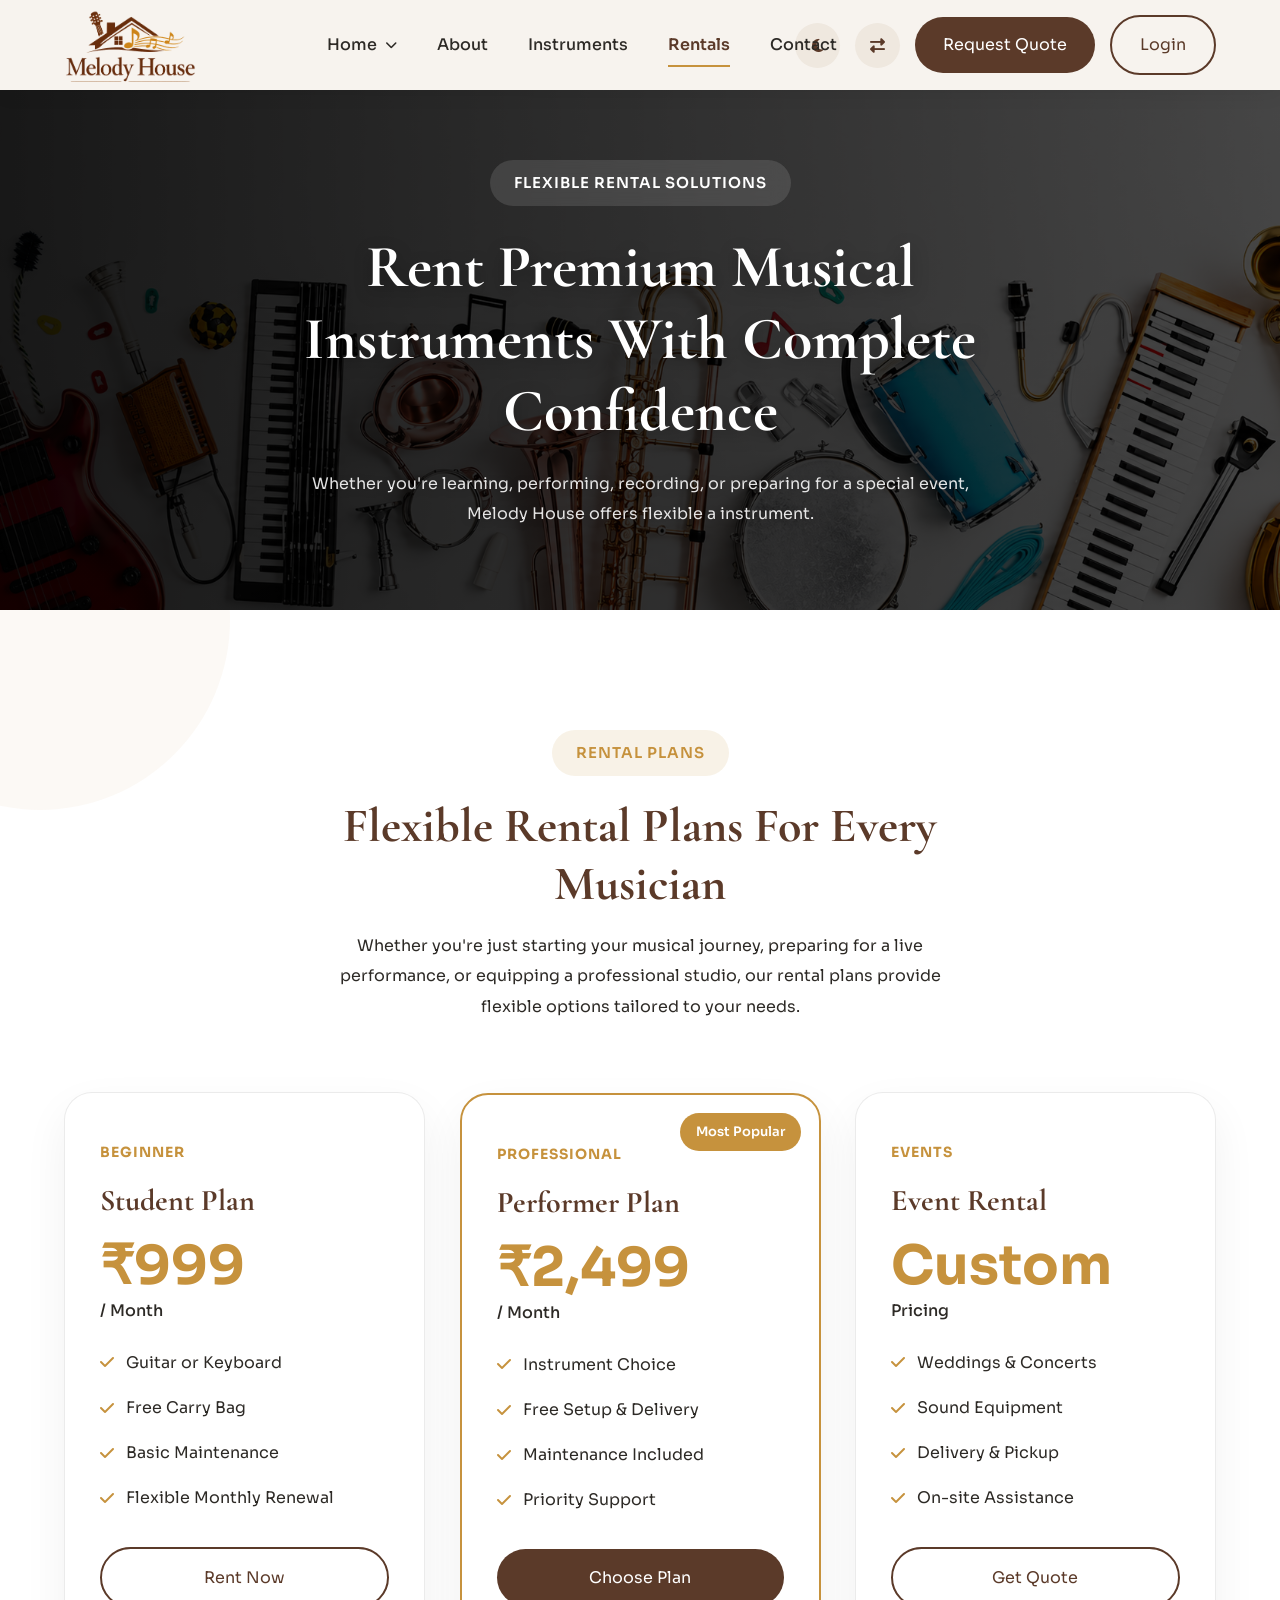
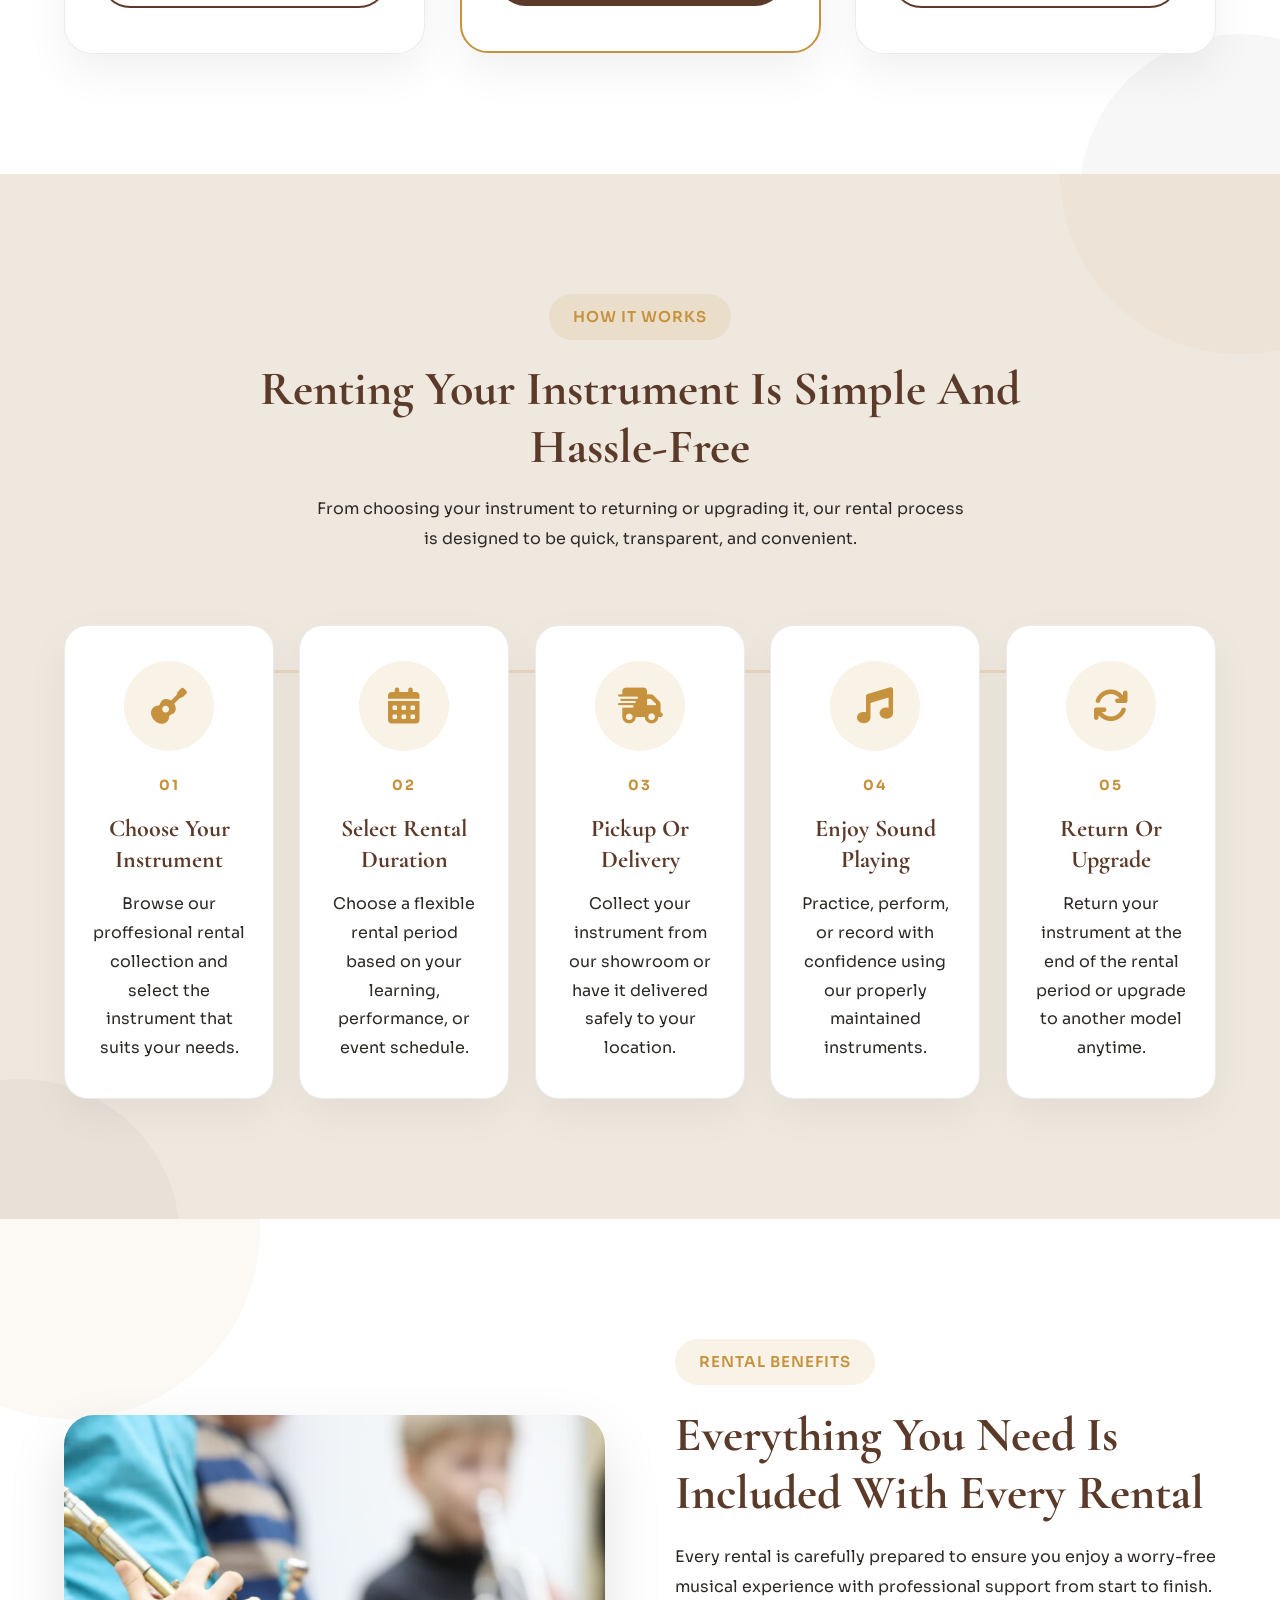
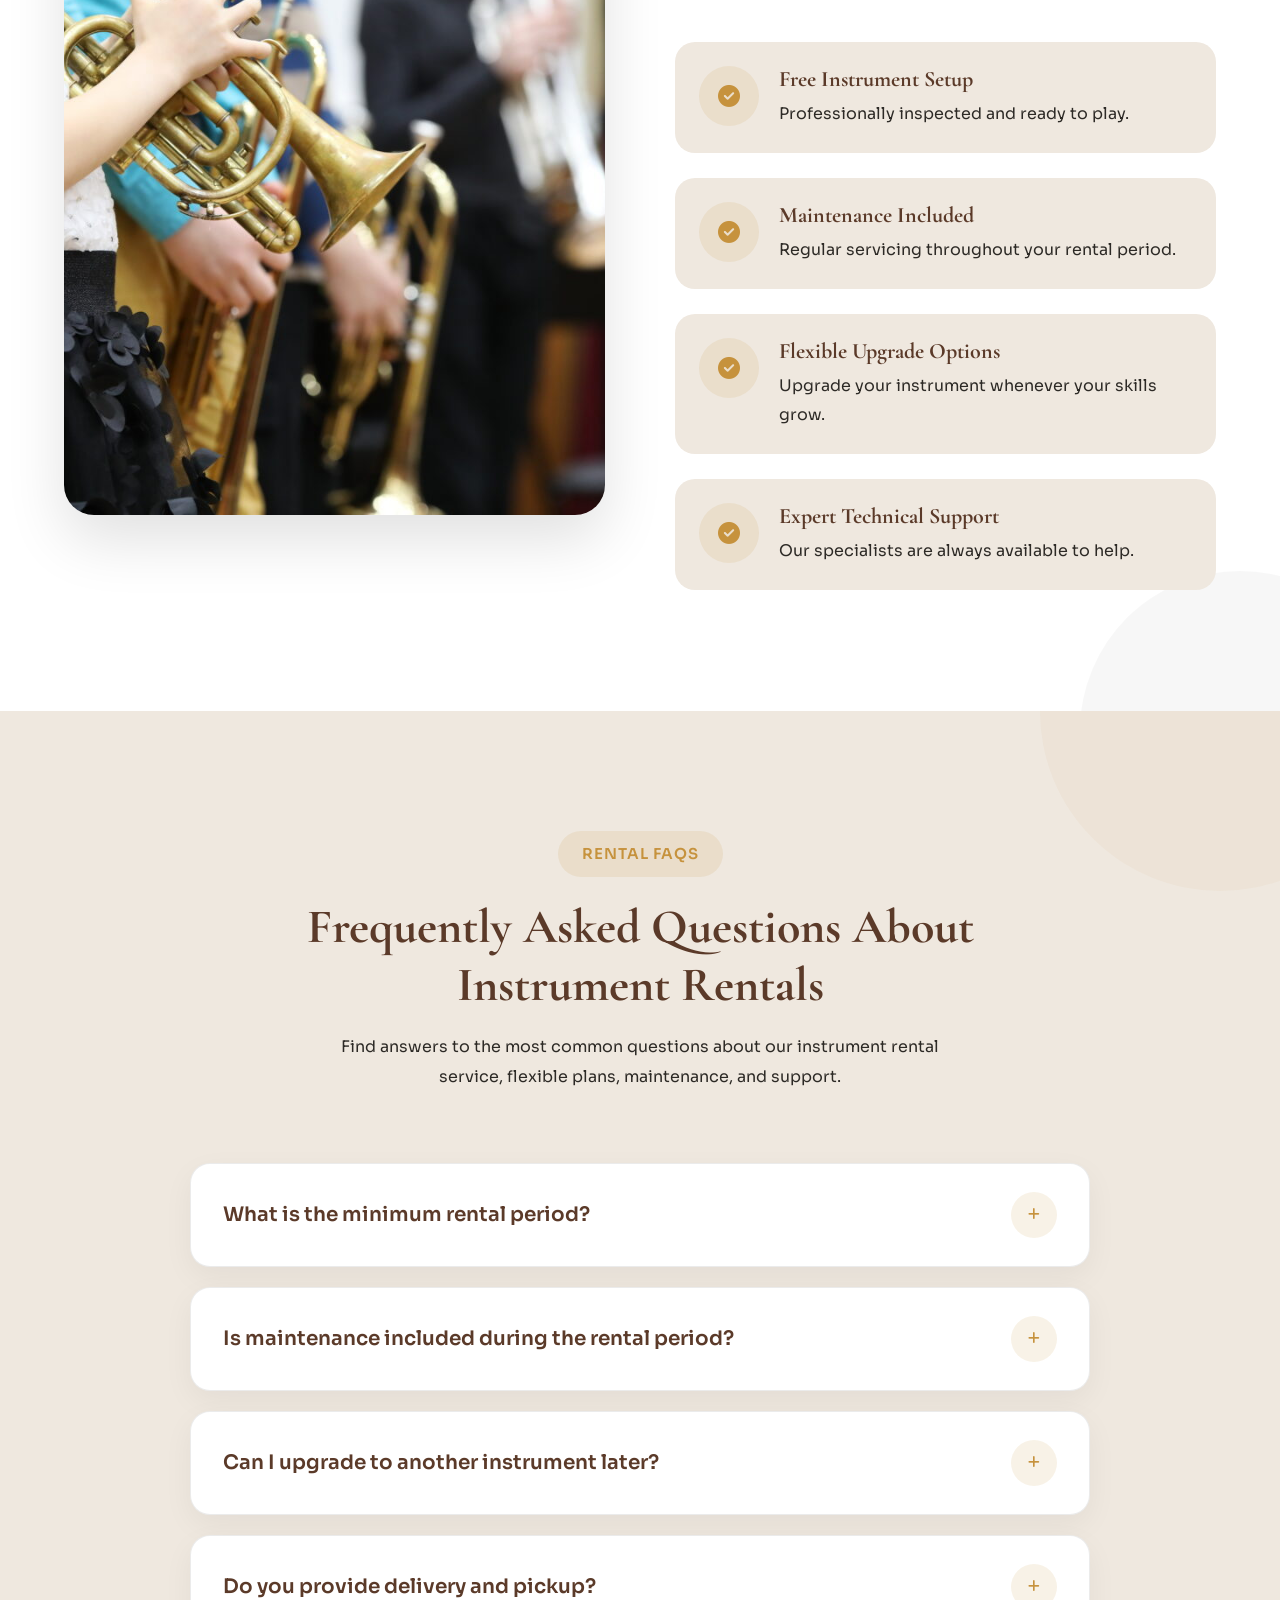
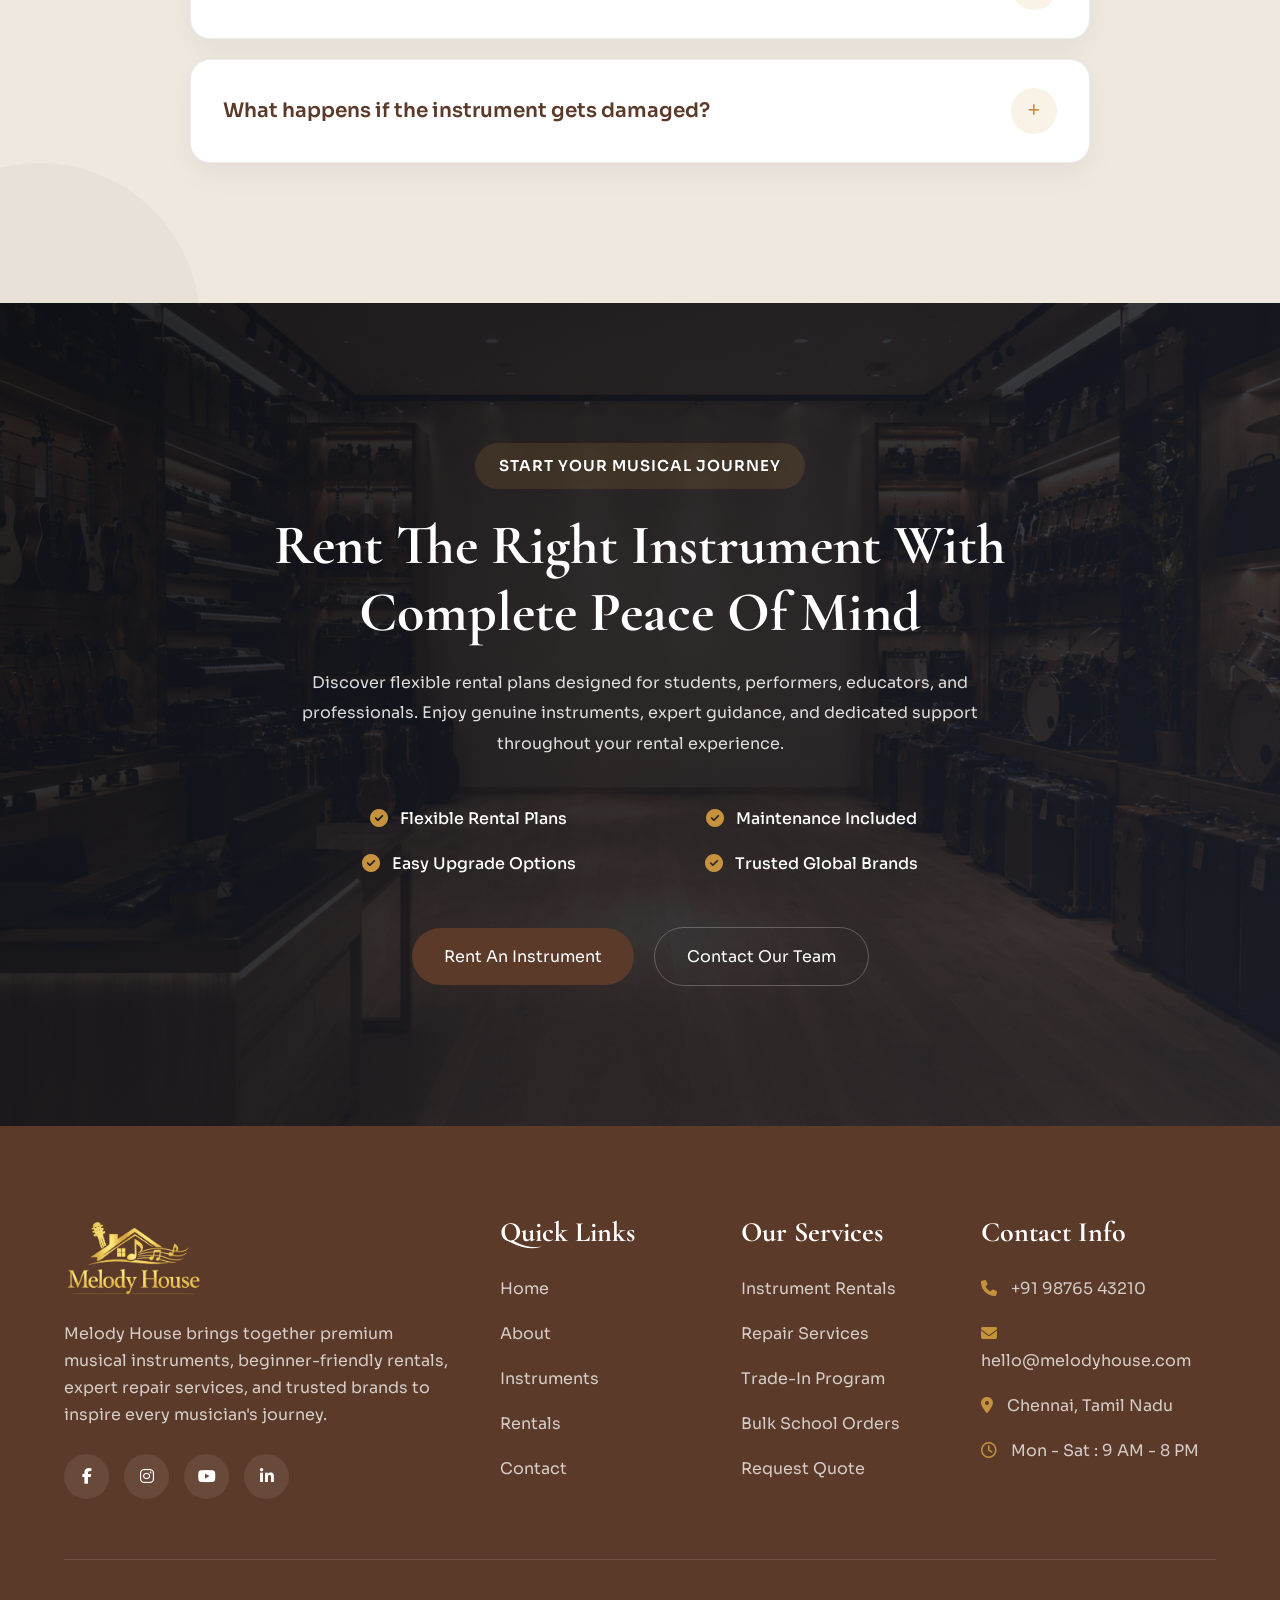
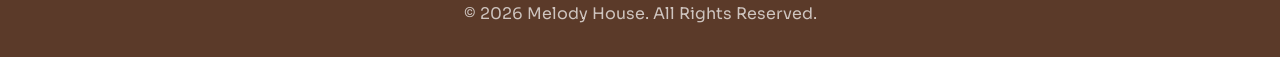
<file: rentals.html>
<!DOCTYPE html>
<html lang="en" dir="ltr">

<head>

    <!--=========================================
                    Meta Tags
    ==========================================-->

    <meta charset="UTF-8">
    <meta name="viewport" content="width=device-width, initial-scale=1.0">

    <!--=========================================
                    Title
    ==========================================-->

    <title>Melody House</title>

    <!--=========================================
                    Favicon
    ==========================================-->

    <link rel="icon" type="image/png" href="images/favicon.png">

    <!--=========================================
                Google Fonts
    ==========================================-->

    <link rel="preconnect" href="https://fonts.googleapis.com">

    <link rel="preconnect" href="https://fonts.gstatic.com" crossorigin>

    <link
        href="https://fonts.googleapis.com/css2?family=Cormorant+Garamond:wght@400;500;600;700&family=Sora:wght@100..800&display=swap"
        rel="stylesheet">

    <!--=========================================
                Font Awesome
    ==========================================-->

    <link rel="stylesheet" href="https://cdnjs.cloudflare.com/ajax/libs/font-awesome/6.7.2/css/all.min.css">

    <!--=========================================
                    CSS
    ==========================================-->

    <link rel="stylesheet" href="css/style.css">

</head>

<body>

    <!--=========================================
                Header Start
==========================================-->

    <header class="header">

        <div class="container">

            <nav class="navbar">

                <!--=========================================
                        Logo
            ==========================================-->

                <a href="index.html" class="logo">

                    <img src="images/logo.png" alt="Melody House Logo">

                </a>

                <!--=========================================
                    Navigation Menu
            ==========================================-->

                <div class="nav-menu">

                    <!-- Close Button -->

                    <div class="menu-close">

                        <i class="fa-solid fa-xmark"></i>

                    </div>

                    <ul class="nav-links">

                        <!-- Home Dropdown -->

                        <li class="nav-item dropdown">

                            <a href="#" class="dropdown-toggle">

                                Home

                                <i class="fa-solid fa-chevron-down"></i>

                            </a>

                            <ul class="dropdown-menu">

                                <li>

                                    <a href="index.html">

                                        Home 1

                                    </a>

                                </li>

                                <li>

                                    <a href="home-2.html">

                                        Home 2

                                    </a>

                                </li>

                            </ul>

                        </li>

                        <!-- About -->

                        <li class="nav-item">

                            <a href="about.html">

                                About

                            </a>

                        </li>

                        <!-- Instruments -->

                        <li class="nav-item">

                            <a href="instruments.html">

                                Instruments

                            </a>

                        </li>

                        <!-- Rentals -->

                        <li class="nav-item">

                            <a href="rentals.html" class="active">

                                Rentals

                            </a>

                        </li>

                        <!-- Contact -->

                        <li class="nav-item">

                            <a href="contact.html">

                                Contact

                            </a>

                        </li>

                    </ul>

                    <!--=========================================
                        Mobile Actions
                ==========================================-->

                    <div class="mobile-actions">

                        <!-- Dark Mode -->

                        <button class="icon-btn dark-toggle">

                            <i class="fa-solid fa-moon"></i>

                        </button>

                        <!-- RTL -->

                        <button class="icon-btn rtl-toggle">

                            <i class="fa-solid fa-right-left"></i>

                        </button>

                        <!-- Request Quote -->

                        <a href="request-quote.html" class="primary-btn">

                            Request Quote

                        </a>

                        <!-- Login -->

                        <a href="login.html" class="secondary-btn">

                            Login

                        </a>

                    </div>

                </div>

                <!--=========================================
                    Desktop Actions
            ==========================================-->

                <div class="nav-actions">

                    <!-- Dark Mode -->

                    <button class="icon-btn dark-toggle">

                        <i class="fa-solid fa-moon"></i>

                    </button>

                    <!-- RTL -->

                    <button class="icon-btn rtl-toggle">

                        <i class="fa-solid fa-right-left"></i>

                    </button>

                    <!-- Request Quote -->

                    <a href="request-quote.html" class="primary-btn">

                        Request Quote

                    </a>

                    <!-- Login -->

                    <a href="login.html" class="secondary-btn">

                        Login

                    </a>

                </div>

                <!--=========================================
                    Mobile Menu Toggle
            ==========================================-->

                <div class="menu-toggle">

                    <i class="fa-solid fa-bars"></i>

                </div>

            </nav>

        </div>

    </header>

    <div class="menu-overlay"></div>
    <!--=========================================
                Header End
==========================================-->



    <!--=========================================
            Contact Hero Start
==========================================-->

    <section class="mh-contacthero-section">

        <div class="mh-contacthero-overlay"></div>

        <img src="images/rental-banner.jpg" alt="Contact Banner">

        <div class="container">

            <div class="mh-contacthero-content">

                <span class="mh-contacthero-badge">

                    Flexible Rental Solutions

                </span>

                <h1 class="mh-contacthero-heading">

                    Rent Premium Musical Instruments With Complete Confidence

                </h1>

                <p class="mh-contacthero-summary">

                    Whether you're learning, performing, recording, or preparing for a special event, Melody House
                    offers flexible a instrument.
                </p>

            </div>

        </div>

    </section>

    <!--=========================================
            Contact Hero End
==========================================-->


    <!--=========================================
        Rental Plans Start
==========================================-->

    <section class="mh-rentalplans-section">

        <div class="container">

            <div class="mh-rentalplans-header">

                <span class="mh-rentalplans-badge">

                    Rental Plans

                </span>

                <h2 class="mh-rentalplans-heading">

                    Flexible Rental Plans For Every Musician

                </h2>

                <p class="mh-rentalplans-summary">

                    Whether you're just starting your musical journey, preparing for a live performance, or equipping a
                    professional studio, our rental plans provide flexible options tailored to your needs.

                </p>

            </div>

            <div class="mh-rentalplans-grid">

                <!-- Student Plan -->

                <div class="mh-rentalplans-card">

                    <span class="mh-rentalplans-label">

                        Beginner

                    </span>

                    <h3>

                        Student Plan

                    </h3>

                    <div class="mh-rentalplans-price">

                        ₹999

                        <span>/ Month</span>

                    </div>

                    <ul>

                        <li><i class="fa-solid fa-check"></i>Guitar or Keyboard</li>

                        <li><i class="fa-solid fa-check"></i> Free Carry Bag</li>

                        <li><i class="fa-solid fa-check"></i> Basic Maintenance</li>

                        <li><i class="fa-solid fa-check"></i> Flexible Monthly Renewal</li>

                    </ul>

                    <a href="contact.html" class="secondary-btn">

                        Rent Now

                    </a>

                </div>

                <!-- Featured -->

                <div class="mh-rentalplans-card featured">

                    <div class="mh-rentalplans-popular">

                        Most Popular

                    </div>

                    <span class="mh-rentalplans-label">

                        Professional

                    </span>

                    <h3>

                        Performer Plan

                    </h3>

                    <div class="mh-rentalplans-price">

                        ₹2,499

                        <span>/ Month</span>

                    </div>

                    <ul>

                        <li><i class="fa-solid fa-check"></i>Instrument Choice</li>

                        <li><i class="fa-solid fa-check"></i> Free Setup & Delivery</li>

                        <li><i class="fa-solid fa-check"></i> Maintenance Included</li>

                        <li><i class="fa-solid fa-check"></i> Priority Support</li>

                    </ul>

                    <a href="contact.html" class="primary-btn">

                        Choose Plan

                    </a>

                </div>

                <!-- Event Plan -->

                <div class="mh-rentalplans-card">

                    <span class="mh-rentalplans-label">

                        Events

                    </span>

                    <h3>

                        Event Rental

                    </h3>

                    <div class="mh-rentalplans-price">

                        Custom

                        <span>Pricing</span>

                    </div>

                    <ul>

                        <li><i class="fa-solid fa-check"></i> Weddings & Concerts</li>

                        <li><i class="fa-solid fa-check"></i> Sound Equipment</li>

                        <li><i class="fa-solid fa-check"></i> Delivery & Pickup</li>

                        <li><i class="fa-solid fa-check"></i> On-site Assistance</li>

                    </ul>

                    <a href="contact.html" class="secondary-btn">

                        Get Quote

                    </a>

                </div>

            </div>

        </div>

    </section>

    <!--=========================================
        Rental Plans End
==========================================-->


    <!--=========================================
        Rental Process Start
==========================================-->

    <section class="mh-rentalprocess-section">

        <div class="container">

            <div class="mh-rentalprocess-header">

                <span class="mh-rentalprocess-badge">

                    How It Works

                </span>

                <h2 class="mh-rentalprocess-heading">

                    Renting Your Instrument Is Simple And Hassle-Free

                </h2>

                <p class="mh-rentalprocess-summary">

                    From choosing your instrument to returning or upgrading it, our rental process is designed to be
                    quick, transparent, and convenient.

                </p>

            </div>

            <div class="mh-rentalprocess-timeline">

                <!-- Step 1 -->

                <div class="mh-rentalprocess-step">

                    <div class="mh-rentalprocess-icon">

                        <i class="fa-solid fa-guitar"></i>

                    </div>

                    <span class="mh-rentalprocess-number">

                        01

                    </span>

                    <h3>

                        Choose Your Instrument

                    </h3>

                    <p>

                        Browse our proffesional rental collection and select the instrument that suits your
                        needs.

                    </p>

                </div>

                <!-- Step 2 -->

                <div class="mh-rentalprocess-step">

                    <div class="mh-rentalprocess-icon">

                        <i class="fa-solid fa-calendar-days"></i>

                    </div>

                    <span class="mh-rentalprocess-number">

                        02

                    </span>

                    <h3>

                        Select Rental Duration

                    </h3>

                    <p>

                        Choose a flexible rental period based on your learning, performance, or event schedule.

                    </p>

                </div>

                <!-- Step 3 -->

                <div class="mh-rentalprocess-step">

                    <div class="mh-rentalprocess-icon">

                        <i class="fa-solid fa-truck-fast"></i>

                    </div>

                    <span class="mh-rentalprocess-number">

                        03

                    </span>

                    <h3>

                        Pickup Or Delivery

                    </h3>

                    <p>

                        Collect your instrument from our showroom or have it delivered safely to your location.

                    </p>

                </div>

                <!-- Step 4 -->

                <div class="mh-rentalprocess-step">

                    <div class="mh-rentalprocess-icon">

                        <i class="fa-solid fa-music"></i>

                    </div>

                    <span class="mh-rentalprocess-number">

                        04

                    </span>

                    <h3>

                        Enjoy Sound Playing

                    </h3>

                    <p>

                        Practice, perform, or record with confidence using our properly maintained instruments.

                    </p>

                </div>

                <!-- Step 5 -->

                <div class="mh-rentalprocess-step">

                    <div class="mh-rentalprocess-icon">

                        <i class="fa-solid fa-arrows-rotate"></i>

                    </div>

                    <span class="mh-rentalprocess-number">

                        05

                    </span>

                    <h3>

                        Return Or Upgrade

                    </h3>

                    <p>

                        Return your instrument at the end of the rental period or upgrade to another model anytime.

                    </p>

                </div>

            </div>

        </div>

    </section>

    <!--=========================================
        Rental Process End
==========================================-->

    <!--=========================================
        Rental Benefits Start
==========================================-->

    <section class="mh-rentalbenefits-section">

        <div class="container">

            <div class="mh-rentalbenefits-wrapper">

                <!-- Image -->

                <div class="mh-rentalbenefits-image">

                    <img src="images/rental-benefits.jpg" alt="Rental Benefits">

                </div>

                <!-- Content -->

                <div class="mh-rentalbenefits-content">

                    <span class="mh-rentalbenefits-badge">

                        Rental Benefits

                    </span>

                    <h2 class="mh-rentalbenefits-heading">

                        Everything You Need Is Included With Every Rental

                    </h2>

                    <p class="mh-rentalbenefits-summary">

                        Every rental is carefully prepared to ensure you enjoy a worry-free musical experience with
                        professional support from start to finish.

                    </p>

                    <div class="mh-rentalbenefits-list">

                        <div class="mh-rentalbenefits-item">

                            <i class="fa-solid fa-circle-check"></i>

                            <div>

                                <h4>

                                    Free Instrument Setup

                                </h4>

                                <p>

                                    Professionally inspected and ready to play.

                                </p>

                            </div>

                        </div>

                        <div class="mh-rentalbenefits-item">

                            <i class="fa-solid fa-circle-check"></i>

                            <div>

                                <h4>

                                    Maintenance Included

                                </h4>

                                <p>

                                    Regular servicing throughout your rental period.

                                </p>

                            </div>

                        </div>

                        <div class="mh-rentalbenefits-item">

                            <i class="fa-solid fa-circle-check"></i>

                            <div>

                                <h4>

                                    Flexible Upgrade Options

                                </h4>

                                <p>

                                    Upgrade your instrument whenever your skills grow.

                                </p>

                            </div>

                        </div>

                        <div class="mh-rentalbenefits-item">

                            <i class="fa-solid fa-circle-check"></i>

                            <div>

                                <h4>

                                    Expert Technical Support

                                </h4>

                                <p>

                                    Our specialists are always available to help.

                                </p>

                            </div>

                        </div>

                    </div>

                </div>

            </div>

        </div>

    </section>

    <!--=========================================
        Rental Benefits End
==========================================-->

    <!--=========================================
        Rental FAQ Start
==========================================-->

    <section class="mh-rentalfaq-section">

        <div class="container">

            <div class="mh-rentalfaq-header">

                <span class="mh-rentalfaq-badge">

                    Rental FAQs

                </span>

                <h2 class="mh-rentalfaq-heading">

                    Frequently Asked Questions About Instrument Rentals

                </h2>

                <p class="mh-rentalfaq-summary">

                    Find answers to the most common questions about our instrument rental service, flexible plans,
                    maintenance, and support.

                </p>

            </div>

            <div class="mh-rentalfaq-wrapper">

                <!-- FAQ 1 -->

                <div class="mh-rentalfaq-item">

                    <button class="mh-rentalfaq-question">

                        <span>

                            What is the minimum rental period?

                        </span>

                        <i class="fa-solid fa-plus"></i>

                    </button>

                    <div class="mh-rentalfaq-answer">

                        <p>

                            Our standard rental period starts from one month, with flexible options available for longer
                            durations.

                        </p>

                    </div>

                </div>

                <!-- FAQ 2 -->

                <div class="mh-rentalfaq-item">

                    <button class="mh-rentalfaq-question">

                        <span>

                            Is maintenance included during the rental period?

                        </span>

                        <i class="fa-solid fa-plus"></i>

                    </button>

                    <div class="mh-rentalfaq-answer">

                        <p>

                            Yes. Regular maintenance and basic servicing are included to ensure your instrument performs
                            perfectly.

                        </p>

                    </div>

                </div>

                <!-- FAQ 3 -->

                <div class="mh-rentalfaq-item">

                    <button class="mh-rentalfaq-question">

                        <span>

                            Can I upgrade to another instrument later?

                        </span>

                        <i class="fa-solid fa-plus"></i>

                    </button>

                    <div class="mh-rentalfaq-answer">

                        <p>

                            Absolutely. You can upgrade your rental instrument anytime, depending on availability and
                            your chosen plan.

                        </p>

                    </div>

                </div>

                <!-- FAQ 4 -->

                <div class="mh-rentalfaq-item">

                    <button class="mh-rentalfaq-question">

                        <span>

                            Do you provide delivery and pickup?

                        </span>

                        <i class="fa-solid fa-plus"></i>

                    </button>

                    <div class="mh-rentalfaq-answer">

                        <p>

                            Yes. We offer convenient delivery and pickup services for selected rental plans and
                            locations.

                        </p>

                    </div>

                </div>

                <!-- FAQ 5 -->

                <div class="mh-rentalfaq-item">

                    <button class="mh-rentalfaq-question">

                        <span>

                            What happens if the instrument gets damaged?

                        </span>

                        <i class="fa-solid fa-plus"></i>

                    </button>

                    <div class="mh-rentalfaq-answer">

                        <p>

                            Minor wear is expected. For accidental damage, our team will inspect the instrument and
                            provide the best support based on the rental agreement.

                        </p>

                    </div>

                </div>

            </div>

        </div>

    </section>

    <!--=========================================
        Rental FAQ End
==========================================-->

    <!--=========================================
        Rental CTA Start
==========================================-->

    <section class="mh-rentalcta-section">

        <div class="mh-rentalcta-overlay"></div>

        <div class="container">

            <div class="mh-rentalcta-content">

                <span class="mh-rentalcta-badge">

                    Start Your Musical Journey

                </span>

                <h2 class="mh-rentalcta-heading">

                    Rent The Right Instrument With Complete Peace Of Mind

                </h2>

                <p class="mh-rentalcta-summary">

                    Discover flexible rental plans designed for students, performers, educators, and professionals.
                    Enjoy genuine instruments, expert guidance, and dedicated support throughout your rental experience.

                </p>

                <div class="mh-rentalcta-highlights">

                    <div class="mh-rentalcta-item">

                        <i class="fa-solid fa-circle-check"></i>

                        <span>Flexible Rental Plans</span>

                    </div>

                    <div class="mh-rentalcta-item">

                        <i class="fa-solid fa-circle-check"></i>

                        <span>Maintenance Included</span>

                    </div>

                    <div class="mh-rentalcta-item">

                        <i class="fa-solid fa-circle-check"></i>

                        <span>Easy Upgrade Options</span>

                    </div>

                    <div class="mh-rentalcta-item">

                        <i class="fa-solid fa-circle-check"></i>

                        <span>Trusted Global Brands</span>

                    </div>

                </div>

                <div class="mh-rentalcta-buttons">

                    <a href="contact.html" class="primary-btn">

                        Rent An Instrument

                    </a>

                    <a href="contact.html" class="secondary-btn">

                        Contact Our Team

                    </a>

                </div>

            </div>

        </div>

    </section>

    <!--=========================================
        Rental CTA End
==========================================-->

    <!--=========================================
                Footer Start
==========================================-->

    <footer class="footer">

        <div class="container">

            <div class="footer-content">

                <!-- Footer About -->

                <div class="footer-box">

                    <a href="index.html" class="footer-logo">

                        <img src="images/logo-light.png" alt="Melody House Logo">

                    </a>

                    <p>

                        Melody House brings together premium musical instruments, beginner-friendly rentals, expert
                        repair services, and trusted brands to inspire every musician's journey.

                    </p>

                    <div class="footer-social">

                        <a href="#"><i class="fab fa-facebook-f"></i></a>

                        <a href="#"><i class="fab fa-instagram"></i></a>

                        <a href="#"><i class="fab fa-youtube"></i></a>

                        <a href="#"><i class="fab fa-linkedin-in"></i></a>

                    </div>

                </div>

                <!-- Quick Links -->

                <div class="footer-box">

                    <h4>Quick Links</h4>

                    <ul>

                        <li><a href="index.html">Home</a></li>

                        <li><a href="about.html">About</a></li>

                        <li><a href="instruments.html">Instruments</a></li>

                        <li><a href="rentals.html">Rentals</a></li>

                        <li><a href="contact.html">Contact</a></li>

                    </ul>

                </div>

                <div class="footer-box">

                    <h4>Our Services</h4>

                    <ul>

                        <li>

                            <a href="rentals.html">

                                Instrument Rentals

                            </a>

                        </li>

                        <li>

                            <a href="request-quote.html">

                                Repair Services

                            </a>

                        </li>

                        <li>

                            <a href="request-quote.html">

                                Trade-In Program

                            </a>

                        </li>

                        <li>

                            <a href="request-quote.html">

                                Bulk School Orders

                            </a>

                        </li>

                        <li>

                            <a href="request-quote.html">

                                Request Quote

                            </a>

                        </li>

                    </ul>

                </div>

                <!-- Contact -->

                <div class="footer-box">

                    <h4>Contact Info</h4>

                    <ul>

                        <li>

                            <i class="fa-solid fa-phone"></i>

                            +91 98765 43210

                        </li>

                        <li>

                            <i class="fa-solid fa-envelope"></i>

                            hello@melodyhouse.com

                        </li>

                        <li>

                            <i class="fa-solid fa-location-dot"></i>

                            Chennai, Tamil Nadu

                        </li>

                        <li>

                            <i class="fa-regular fa-clock"></i>

                            Mon - Sat : 9 AM - 8 PM

                        </li>

                    </ul>

                </div>

            </div>

            <div class="footer-bottom">

                <p>

                    © 2026 Melody House. All Rights Reserved.

                </p>

            </div>

        </div>

    </footer>

    <!--=========================================
                Footer End
==========================================-->

    <script src="js/main.js"></script>

</body>

</html>
</file>
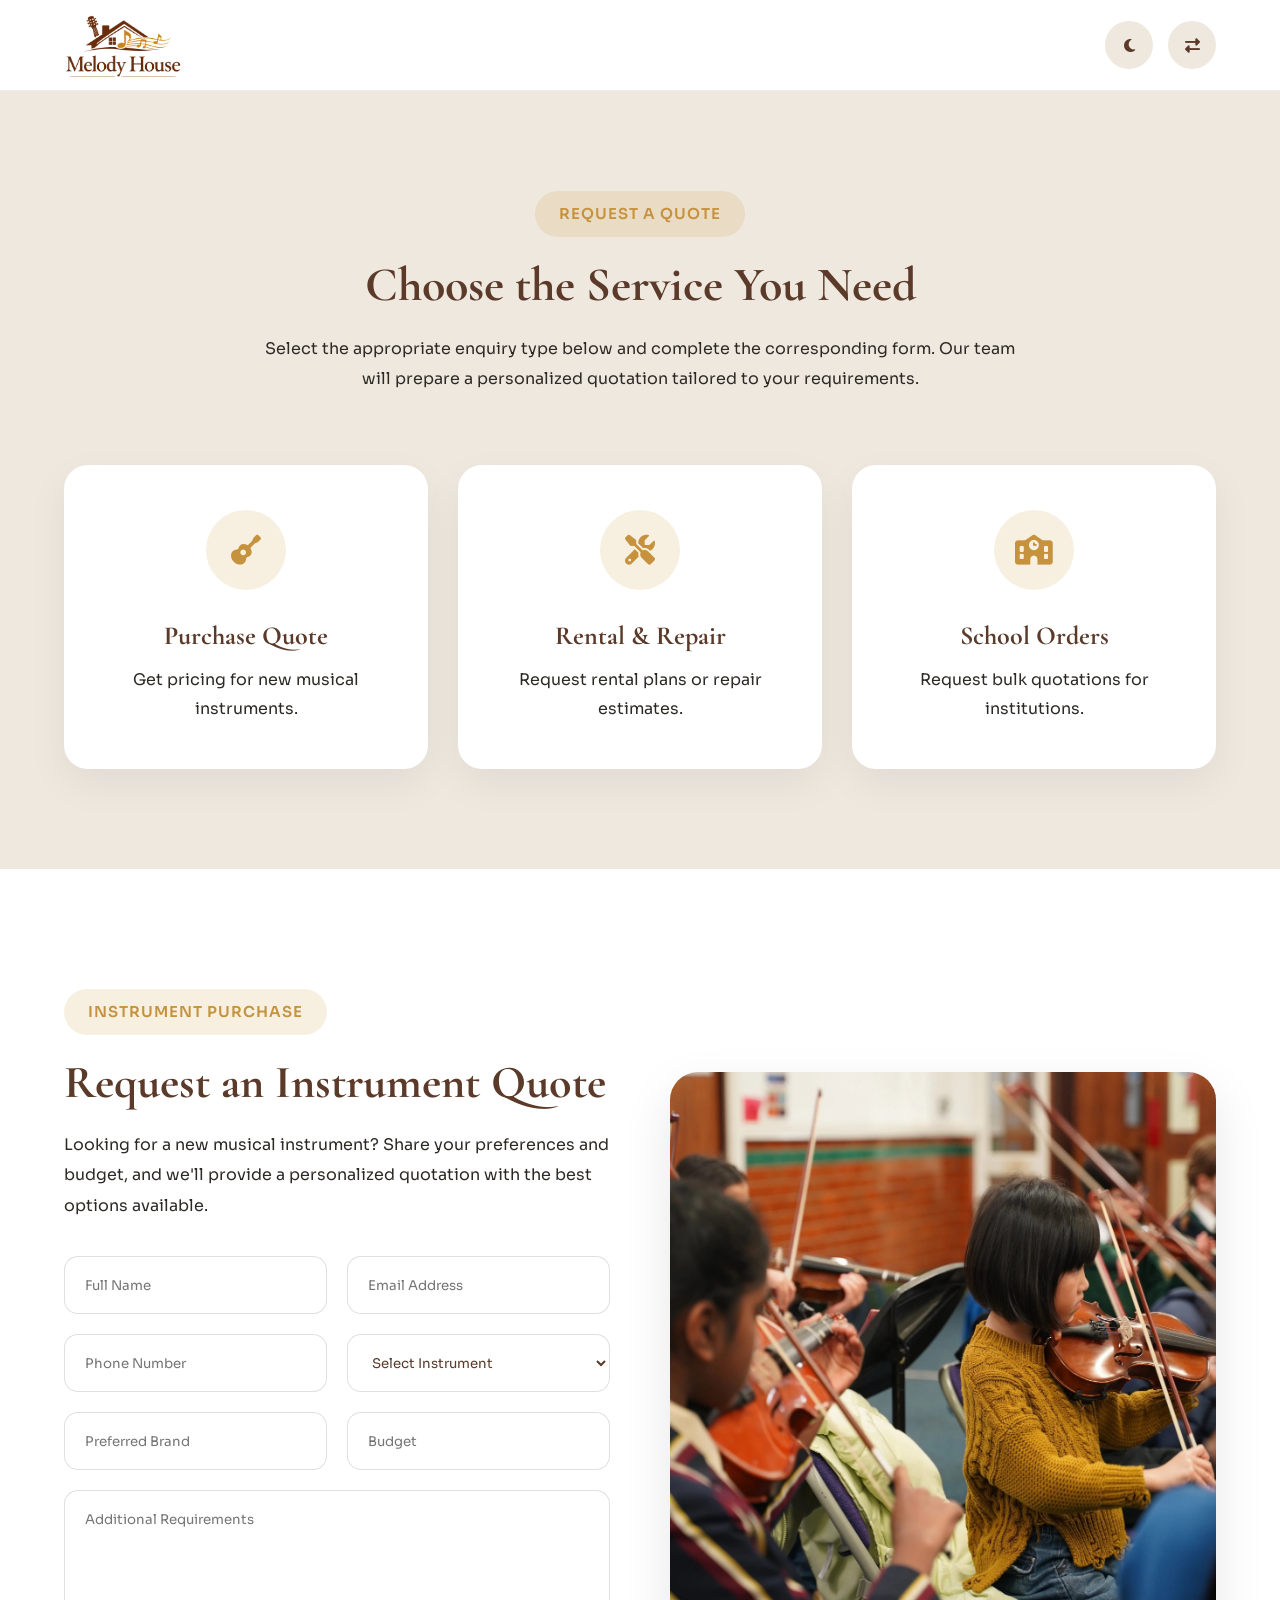
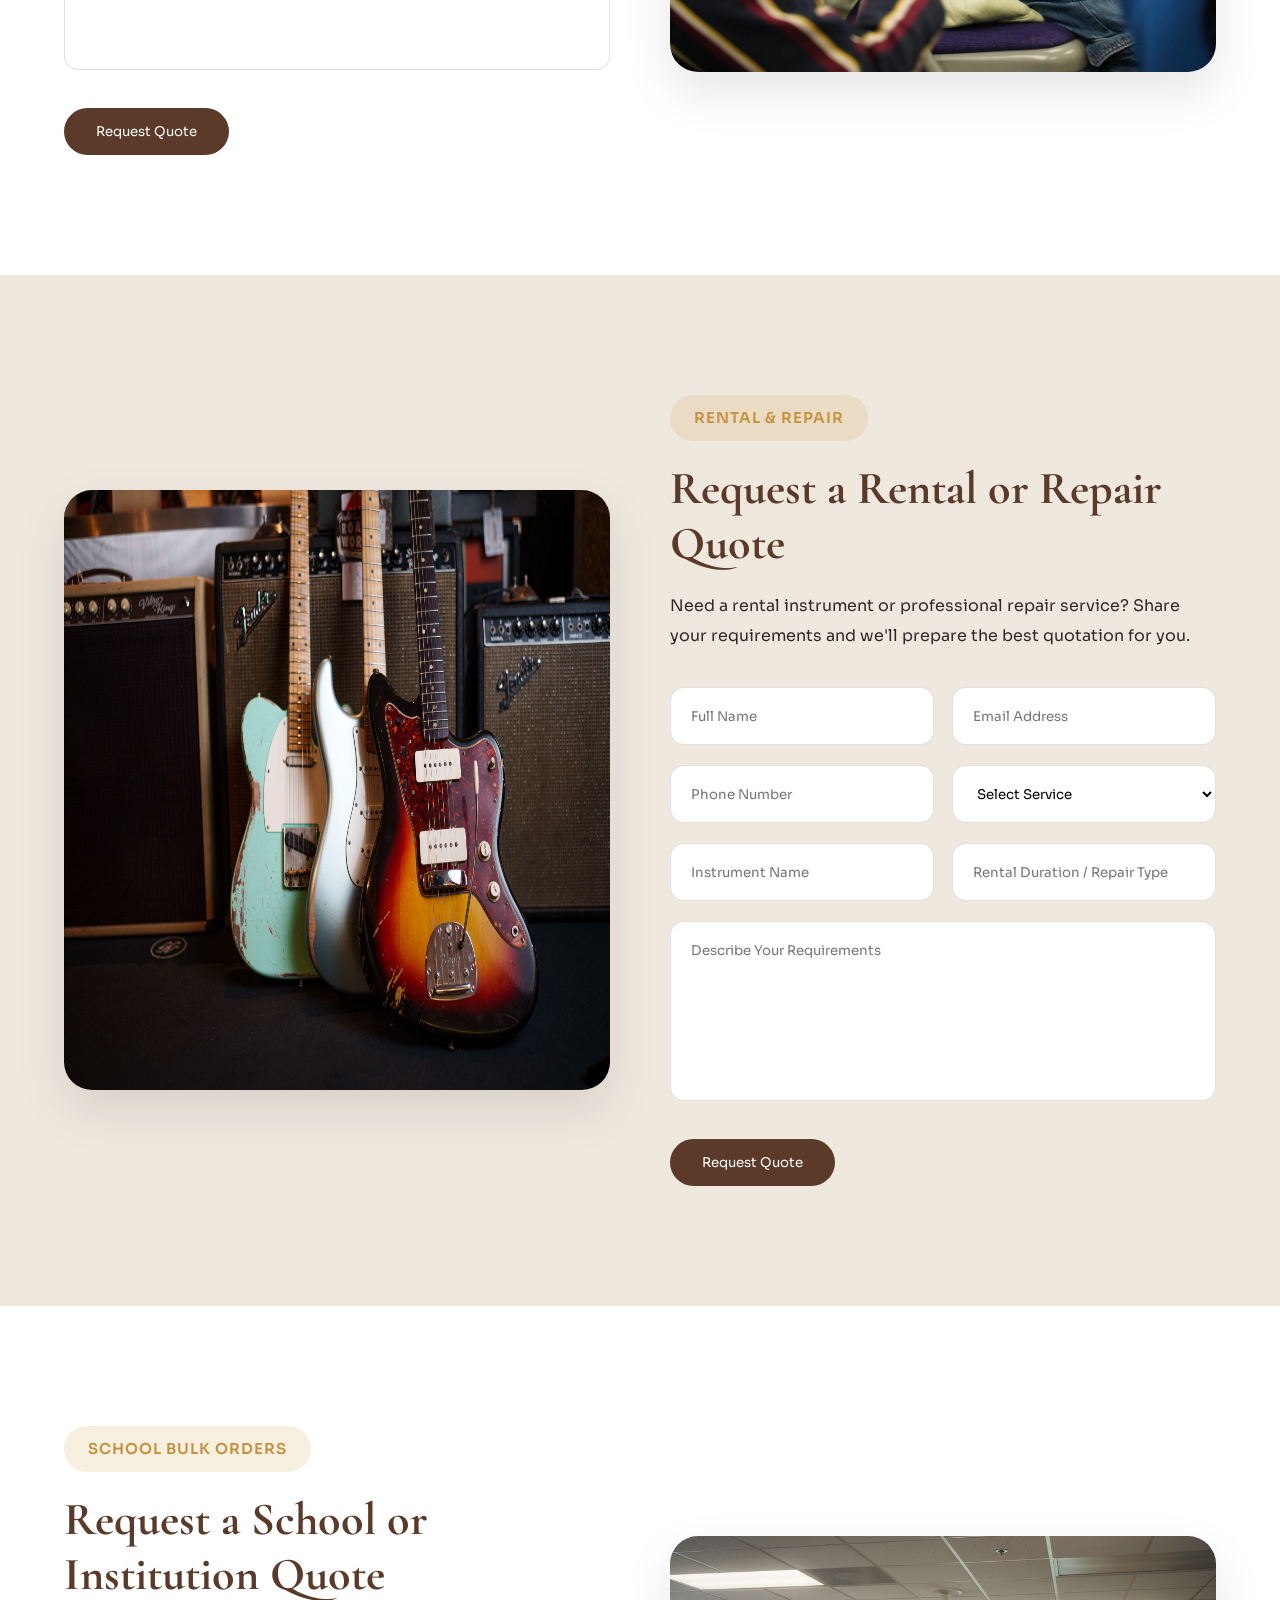
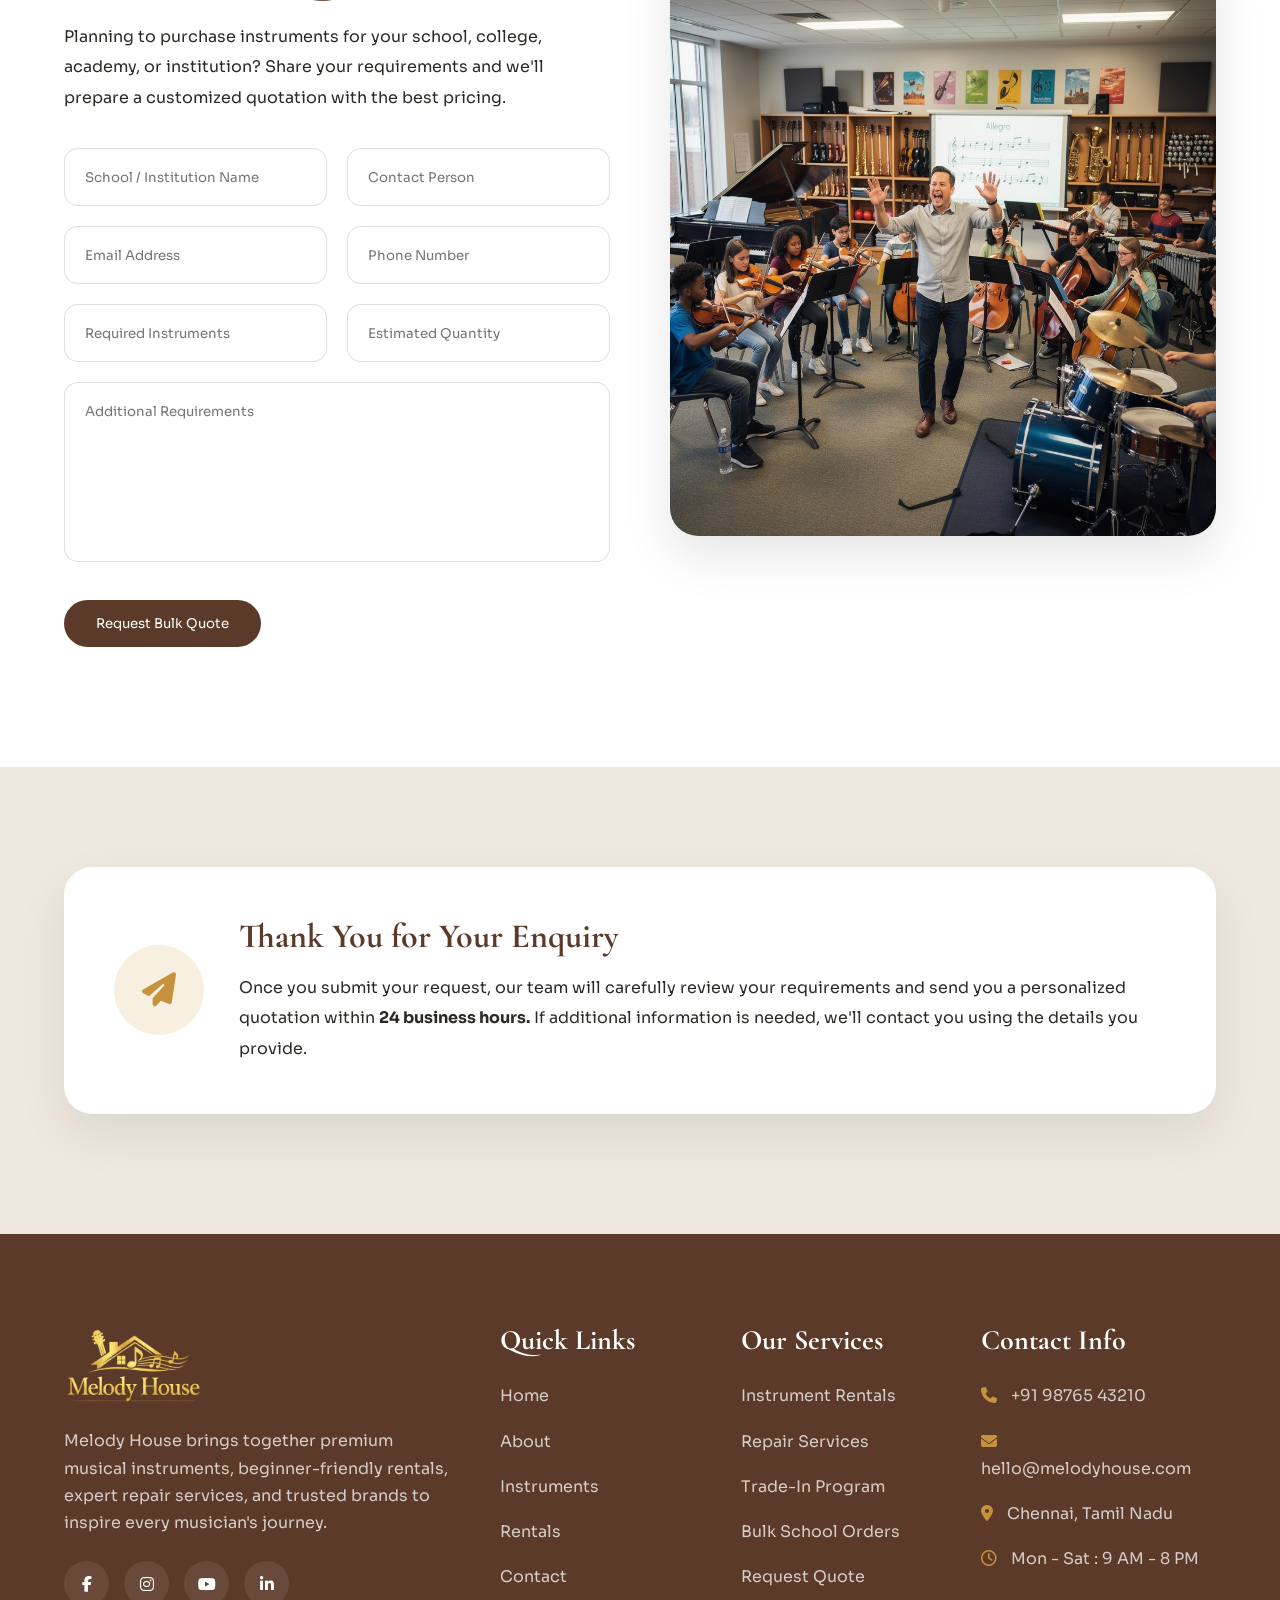
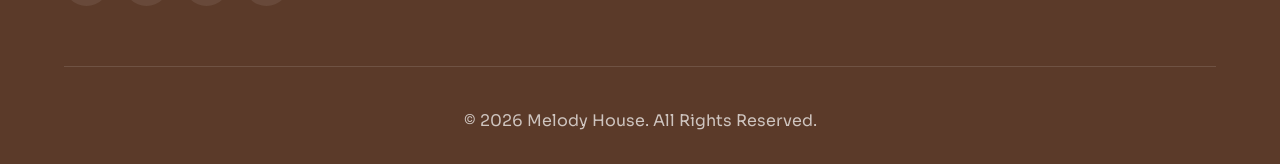
<file: request-quote.html>
<!DOCTYPE html>
<html lang="en" dir="ltr">

<head>

    <!--=========================================
                    Meta Tags
    ==========================================-->

    <meta charset="UTF-8">
    <meta name="viewport" content="width=device-width, initial-scale=1.0">

    <!--=========================================
                    Title
    ==========================================-->

    <title>Melody House</title>

    <!--=========================================
                    Favicon
    ==========================================-->

    <link rel="icon" type="image/png" href="images/favicon.png">

    <!--=========================================
                Google Fonts
    ==========================================-->

    <link rel="preconnect" href="https://fonts.googleapis.com">

    <link rel="preconnect" href="https://fonts.gstatic.com" crossorigin>

    <link
        href="https://fonts.googleapis.com/css2?family=Cormorant+Garamond:wght@400;500;600;700&family=Sora:wght@100..800&display=swap"
        rel="stylesheet">

    <!--=========================================
                Font Awesome
    ==========================================-->

    <link rel="stylesheet" href="https://cdnjs.cloudflare.com/ajax/libs/font-awesome/6.7.2/css/all.min.css">

    <!--=========================================
                    CSS
    ==========================================-->

    <link rel="stylesheet" href="css/style.css">

</head>

<body>



    <!--=========================================
        Quote Header Start
==========================================-->

    <header class="mh-quoteheader">

        <div class="container">

            <div class="mh-quoteheader-wrapper">

                <!-- Logo -->

                <a href="index.html" class="mh-quoteheader-logo">

                    <img src="images/logo.png" alt="Melody House">

                </a>

                <!-- Header Actions -->

                <div class="mh-quoteheader-actions">

                    <button class="icon-btn dark-mode-toggle">

                        <i class="fa-solid fa-moon"></i>

                    </button>

                    <button class="icon-btn rtl-toggle">

                        <i class="fa-solid fa-right-left"></i>

                    </button>

                </div>

            </div>

        </div>

    </header>

    <!--=========================================
        Quote Header End
==========================================-->


    <!--=========================================
        Quote Introduction Start
==========================================-->

    <section class="mh-quoteintro-section">

        <div class="container">

            <div class="mh-quoteintro-header">

                <span class="mh-quoteintro-badge">

                    Request a Quote

                </span>

                <h1 class="mh-quoteintro-heading">

                    Choose the Service You Need

                </h1>

                <p class="mh-quoteintro-summary">

                    Select the appropriate enquiry type below and complete the corresponding form. Our team will prepare
                    a personalized quotation tailored to your requirements.

                </p>

            </div>

            <div class="mh-quoteintro-grid">

                <a href="#purchase-form" class="mh-quoteintro-card">

                    <div class="mh-quoteintro-icon">

                        <i class="fa-solid fa-guitar"></i>

                    </div>

                    <h3 class="mh-quoteintro-title">

                        Purchase Quote

                    </h3>

                    <p class="mh-quoteintro-text">

                        Get pricing for new musical instruments.

                    </p>

                </a>

                <a href="#rental-form" class="mh-quoteintro-card">

                    <div class="mh-quoteintro-icon">

                        <i class="fa-solid fa-screwdriver-wrench"></i>

                    </div>

                    <h3 class="mh-quoteintro-title">

                        Rental & Repair

                    </h3>

                    <p class="mh-quoteintro-text">

                        Request rental plans or repair estimates.

                    </p>

                </a>

                <a href="#school-form" class="mh-quoteintro-card">

                    <div class="mh-quoteintro-icon">

                        <i class="fa-solid fa-school"></i>

                    </div>

                    <h3 class="mh-quoteintro-title">

                        School Orders

                    </h3>

                    <p class="mh-quoteintro-text">

                        Request bulk quotations for institutions.

                    </p>

                </a>

            </div>

        </div>

    </section>

    <!--=========================================
        Quote Introduction End
==========================================-->

    <!--=========================================
        Instrument Purchase Form Start
==========================================-->

    <section class="mh-purchasequote-section" id="purchase-form">

        <div class="container">

            <div class="mh-purchasequote-layout">

                <!-- Purchase Form -->

                <div class="mh-purchasequote-content">

                    <span class="mh-purchasequote-badge">

                        Instrument Purchase

                    </span>

                    <h2 class="mh-purchasequote-heading">

                        Request an Instrument Quote

                    </h2>

                    <p class="mh-purchasequote-summary">

                        Looking for a new musical instrument? Share your preferences and budget, and we'll provide a
                        personalized quotation with the best options available.

                    </p>

                    <form class="mh-purchasequote-form">

                        <div class="mh-purchasequote-row">

                            <input type="text" class="mh-purchasequote-input" placeholder="Full Name" required>

                            <input type="email" class="mh-purchasequote-input" placeholder="Email Address" required>

                        </div>

                        <div class="mh-purchasequote-row">

                            <input type="tel" class="mh-purchasequote-input" placeholder="Phone Number" required>

                            <select class="mh-purchasequote-input">

                                <option>Select Instrument</option>
                                <option>Guitar</option>
                                <option>Keyboard</option>
                                <option>Drums</option>
                                <option>Violin</option>
                                <option>Flute</option>

                            </select>

                        </div>

                        <div class="mh-purchasequote-row">

                            <input type="text" class="mh-purchasequote-input" placeholder="Preferred Brand">

                            <input type="text" class="mh-purchasequote-input" placeholder="Budget">

                        </div>

                        <textarea class="mh-purchasequote-message" placeholder="Additional Requirements"></textarea>

                        <button type="submit" class="primary-btn">

                            Request Quote

                        </button>

                    </form>

                </div>

                <!-- Image -->

                <div class="mh-purchasequote-image">

                    <img src="images/quote-purchase.jpg" alt="Instrument Purchase">

                </div>

            </div>

        </div>

    </section>

    <!--=========================================
        Instrument Purchase Form End
==========================================-->


    <!--=========================================
        Rental & Repair Form Start
==========================================-->

    <section class="mh-rentalquote-section" id="rental-form">

        <div class="container">

            <div class="mh-rentalquote-layout">

                <!-- Image -->

                <div class="mh-rentalquote-image">

                    <img src="images/quote-rental.jpg" alt="Rental & Repair">

                </div>

                <!-- Form -->

                <div class="mh-rentalquote-content">

                    <span class="mh-rentalquote-badge">

                        Rental & Repair

                    </span>

                    <h2 class="mh-rentalquote-heading">

                        Request a Rental or Repair Quote

                    </h2>

                    <p class="mh-rentalquote-summary">

                        Need a rental instrument or professional repair service? Share your requirements and we'll
                        prepare the best quotation for you.

                    </p>

                    <form class="mh-rentalquote-form">

                        <div class="mh-rentalquote-row">

                            <input type="text" class="mh-rentalquote-input" placeholder="Full Name" required>

                            <input type="email" class="mh-rentalquote-input" placeholder="Email Address" required>

                        </div>

                        <div class="mh-rentalquote-row">

                            <input type="tel" class="mh-rentalquote-input" placeholder="Phone Number" required>

                            <select class="mh-rentalquote-input">

                                <option>Select Service</option>
                                <option>Rental</option>
                                <option>Repair</option>

                            </select>

                        </div>

                        <div class="mh-rentalquote-row">

                            <input type="text" class="mh-rentalquote-input" placeholder="Instrument Name">

                            <input type="text" class="mh-rentalquote-input" placeholder="Rental Duration / Repair Type">

                        </div>

                        <textarea class="mh-rentalquote-message" placeholder="Describe Your Requirements"></textarea>

                        <button type="submit" class="primary-btn">

                            Request Quote

                        </button>

                    </form>

                </div>

            </div>

        </div>

    </section>

    <!--=========================================
        Rental & Repair Form End
==========================================-->

    <!--=========================================
        School Bulk Order Form Start
==========================================-->

    <section class="mh-schoolquote-section" id="school-form">

        <div class="container">

            <div class="mh-schoolquote-layout">

                <!-- Form -->

                <div class="mh-schoolquote-content">

                    <span class="mh-schoolquote-badge">

                        School Bulk Orders

                    </span>

                    <h2 class="mh-schoolquote-heading">

                        Request a School or Institution Quote

                    </h2>

                    <p class="mh-schoolquote-summary">

                        Planning to purchase instruments for your school, college, academy, or institution? Share your
                        requirements and we'll prepare a customized quotation with the best pricing.

                    </p>

                    <form class="mh-schoolquote-form">

                        <div class="mh-schoolquote-row">

                            <input type="text" class="mh-schoolquote-input" placeholder="School / Institution Name"
                                required>

                            <input type="text" class="mh-schoolquote-input" placeholder="Contact Person" required>

                        </div>

                        <div class="mh-schoolquote-row">

                            <input type="email" class="mh-schoolquote-input" placeholder="Email Address" required>

                            <input type="tel" class="mh-schoolquote-input" placeholder="Phone Number" required>

                        </div>

                        <div class="mh-schoolquote-row">

                            <input type="text" class="mh-schoolquote-input" placeholder="Required Instruments">

                            <input type="number" class="mh-schoolquote-input" placeholder="Estimated Quantity">

                        </div>

                        <textarea class="mh-schoolquote-message" placeholder="Additional Requirements"></textarea>

                        <button type="submit" class="primary-btn">

                            Request Bulk Quote

                        </button>

                    </form>

                </div>

                <!-- Image -->

                <div class="mh-schoolquote-image">

                    <img src="images/quote-school.jpg" alt="School Bulk Orders">

                </div>

            </div>

        </div>

    </section>

    <!--=========================================
        School Bulk Order Form End
==========================================-->

    <!--=========================================
        Quote Promise Start
==========================================-->

    <section class="mh-quotepromise-section">

        <div class="container">

            <div class="mh-quotepromise-card">

                <div class="mh-quotepromise-icon">

                    <i class="fa-solid fa-paper-plane"></i>

                </div>

                <div class="mh-quotepromise-content">

                    <h2 class="mh-quotepromise-heading">

                        Thank You for Your Enquiry

                    </h2>

                    <p class="mh-quotepromise-summary">

                        Once you submit your request, our team will carefully review your requirements and send you a
                        personalized quotation within <strong>24 business hours.</strong> If additional information is
                        needed, we'll contact you using the details you provide.

                    </p>

                </div>

            </div>

        </div>

    </section>

    <!--=========================================
        Quote Promise End
==========================================-->

    <!--=========================================
                Footer Start
==========================================-->

    <footer class="footer">

        <div class="container">

            <div class="footer-content">

                <!-- Footer About -->

                <div class="footer-box">

                    <a href="index.html" class="footer-logo">

                        <img src="images/logo-light.png" alt="Melody House Logo">

                    </a>

                    <p>

                        Melody House brings together premium musical instruments, beginner-friendly rentals, expert
                        repair services, and trusted brands to inspire every musician's journey.

                    </p>

                    <div class="footer-social">

                        <a href="#"><i class="fab fa-facebook-f"></i></a>

                        <a href="#"><i class="fab fa-instagram"></i></a>

                        <a href="#"><i class="fab fa-youtube"></i></a>

                        <a href="#"><i class="fab fa-linkedin-in"></i></a>

                    </div>

                </div>

                <!-- Quick Links -->

                <div class="footer-box">

                    <h4>Quick Links</h4>

                    <ul>

                        <li><a href="index.html">Home</a></li>

                        <li><a href="about.html">About</a></li>

                        <li><a href="instruments.html">Instruments</a></li>

                        <li><a href="rentals.html">Rentals</a></li>

                        <li><a href="contact.html">Contact</a></li>

                    </ul>

                </div>

                <div class="footer-box">

                    <h4>Our Services</h4>

                    <ul>

                        <li>

                            <a href="rentals.html">

                                Instrument Rentals

                            </a>

                        </li>

                        <li>

                            <a href="request-quote.html">

                                Repair Services

                            </a>

                        </li>

                        <li>

                            <a href="request-quote.html">

                                Trade-In Program

                            </a>

                        </li>

                        <li>

                            <a href="request-quote.html">

                                Bulk School Orders

                            </a>

                        </li>

                        <li>

                            <a href="request-quote.html">

                                Request Quote

                            </a>

                        </li>

                    </ul>

                </div>

                <!-- Contact -->

                <div class="footer-box">

                    <h4>Contact Info</h4>

                    <ul>

                        <li>

                            <i class="fa-solid fa-phone"></i>

                            +91 98765 43210

                        </li>

                        <li>

                            <i class="fa-solid fa-envelope"></i>

                            hello@melodyhouse.com

                        </li>

                        <li>

                            <i class="fa-solid fa-location-dot"></i>

                            Chennai, Tamil Nadu

                        </li>

                        <li>

                            <i class="fa-regular fa-clock"></i>

                            Mon - Sat : 9 AM - 8 PM

                        </li>

                    </ul>

                </div>

            </div>

            <div class="footer-bottom">

                <p>

                    © 2026 Melody House. All Rights Reserved.

                </p>

            </div>

        </div>

    </footer>

    <!--=========================================
                Footer End
==========================================-->

    <script src="js/main.js"></script>

</body>

</html>
</file>
<file: css/style.css>
/*=========================================
Google Fonts
=========================================*/

@import url('https://fonts.googleapis.com/css2?family=Cormorant+Garamond:wght@400;500;600;700&family=Sora:wght@100..800&display=swap');

/*=========================================
Root Variables
=========================================*/

:root {

    --primary-color: #5B3A29;
    --secondary-color: #C6923D;

    --background-color: #F7F3EE;
    --section-background: #EFE8DF;

    --text-color: #2D2A26;
    --white-color: #FFFFFF;

    --heading-font: "Cormorant Garamond", serif;
    --body-font: "Sora", sans-serif;

    --transition: all .4s ease;

    --border-radius: 10px;

    --box-shadow: 0 8px 30px rgba(0, 0, 0, .08);

}

/*=========================================
Reset CSS
=========================================*/

* {

    margin: 0;

    padding: 0;

    box-sizing: border-box;

}

/*=========================================
Remove Tap Highlight
=========================================*/

* {

    -webkit-tap-highlight-color: transparent;

}

/*=========================================
HTML
=========================================*/

html {

    scroll-behavior: smooth;

}

/*=========================================
Body
=========================================*/

body {

    font-family: var(--body-font);

    font-size: 16px;

    line-height: 1.7;

    color: var(--text-color);

    background: var(--background-color);

}

/*=========================================
Selection
=========================================*/

::selection {

    background: var(--primary-color);

    color: var(--white-color);

}

/*=========================================
Scrollbar
=========================================*/

::-webkit-scrollbar {

    width: 10px;

}

::-webkit-scrollbar-track {

    background: var(--section-background);

}

::-webkit-scrollbar-thumb {

    background: var(--primary-color);

    border-radius: 30px;

}

::-webkit-scrollbar-thumb:hover {

    background: var(--secondary-color);

}

/*=========================================
Container
=========================================*/

.container {

    width: 90%;

    max-width: 1320px;

    margin: auto;

}

/*=========================================
Sections
=========================================*/

section {

    padding: 100px 0;

}

/*=========================================
Images
=========================================*/

img {

    width: 100%;

    display: block;

}

/*=========================================
Links
=========================================*/

a {

    text-decoration: none;

    color: inherit;

    transition: var(--transition);

}

/*=========================================
Lists
=========================================*/

ul {

    list-style: none;

}

/*=========================================
Buttons
=========================================*/

button {

    border: none;

    outline: none;

    cursor: pointer;

    font-family: inherit;

}

/*=========================================
Inputs
=========================================*/

input,
textarea,
select {

    width: 100%;

    font-family: inherit;

    border: none;

    outline: none;

}

/*=========================================
Typography
=========================================*/

h1,
h2,
h3,
h4,
h5,
h6 {

    font-family: var(--heading-font);

    font-weight: 700;

    color: var(--primary-color);

    line-height: 1.2;

}

h1 {

    font-size: 72px;

}

h2 {

    font-size: 52px;

}

h3 {

    font-size: 38px;

}

h4 {

    font-size: 28px;

}

h5 {

    font-size: 22px;

}

h6 {

    font-size: 18px;

}

p {

    margin-top: 15px;

}

/*=========================================
Common Button
=========================================*/

.primary-btn {

    display: inline-flex;

    align-items: center;

    gap: 10px;

    background: var(--primary-color);

    color: var(--white-color);

    padding: 15px 32px;

    border-radius: 50px;

    transition: var(--transition);

}

.primary-btn:hover {

    background: var(--secondary-color);

    color: var(--white-color);

}

.secondary-btn {

    display: inline-flex;

    align-items: center;

    gap: 10px;

    border: 2px solid var(--primary-color);

    color: var(--primary-color);

    padding: 15px 32px;

    border-radius: 50px;

    transition: var(--transition);

}

.secondary-btn:hover {

    background: var(--primary-color);

    color: var(--white-color);

}

/*****************************************************************Navbar*****************************************************************/

/*=========================================
Header
=========================================*/

.header {

    width: 100%;

    position: fixed;

    top: 0;

    left: 0;

    z-index: 999;

    background: var(--background-color);

    box-shadow: 0 2px 20px rgba(0, 0, 0, .08);

    transition: var(--transition);

}

/*=========================================
Navbar
=========================================*/

.navbar {

    display: flex;

    align-items: center;

    justify-content: space-between;

    height: 90px;

    position: relative;

}

.nav-links {

    position: absolute;

    left: 45%;

    transform: translateX(-50%);

    display: flex;

    align-items: center;

}

/*=========================================
Logo
=========================================*/

.logo {

    display: flex;

    align-items: center;

    flex-shrink: 0;

}

.logo img {

    width: 135px;

    display: block;

}

/*=========================================
Navigation Menu
=========================================*/

.nav-menu {

    display: flex;

    align-items: center;

}

.nav-links {

    display: flex;

    align-items: center;

    gap: 40px;

}

.nav-item {

    position: relative;

}

.nav-item>a {

    display: flex;

    align-items: center;

    gap: 8px;

    font-size: 16px;

    font-weight: 500;

    color: var(--text-color);

    transition: var(--transition);

}

.nav-item>a:hover {

    color: var(--primary-color);

}

.nav-item>a i {

    font-size: 12px;

    transition: var(--transition);

}

.dropdown:hover>a i {

    transform: rotate(180deg);

}

/*=========================================
Dropdown Menu
=========================================*/

.dropdown-menu {

    position: absolute;

    top: 130%;

    left: 0;

    min-width: 220px;

    background: var(--white-color);

    border-radius: 12px;

    box-shadow: 0 15px 40px rgba(0, 0, 0, .10);

    padding: 15px 0;

    opacity: 0;

    visibility: hidden;

    transform: translateY(15px);

    transition: var(--transition);

}

.dropdown:hover .dropdown-menu {

    opacity: 1;

    visibility: visible;

    transform: translateY(0);

}

.dropdown-menu li {

    width: 100%;

}

.dropdown-menu li a {

    display: block;

    padding: 12px 25px;

    color: var(--text-color);

    font-size: 15px;

    transition: var(--transition);

}

.dropdown-menu li a:hover {

    background: var(--section-background);

    color: var(--primary-color);

    padding-left: 35px;

}

/*=========================================
Desktop Actions
=========================================*/

.nav-actions {

    display: flex;

    align-items: center;

    gap: 15px;

}

/*=========================================
Icon Buttons
=========================================*/

.icon-btn {

    width: 45px;

    height: 45px;

    display: flex;

    align-items: center;

    justify-content: center;

    border: none;

    border-radius: 50%;

    background: var(--section-background);

    color: var(--primary-color);

    cursor: pointer;

    transition: var(--transition);

}

.icon-btn i {

    font-size: 15px;

}

.icon-btn:hover {

    background: var(--primary-color);

    color: var(--white-color);

}

/*=========================================
Buttons
=========================================*/

.nav-actions .primary-btn,

.nav-actions .secondary-btn {

    padding: 14px 28px;

}

/*=========================================
Menu Toggle
=========================================*/

.menu-toggle {

    display: none;

    width: 48px;

    height: 48px;

    border-radius: 10px;

    background: var(--primary-color);

    color: var(--white-color);

    align-items: center;

    justify-content: center;

    cursor: pointer;

    transition: var(--transition);

}

.menu-toggle i {

    font-size: 22px;

}

.menu-toggle:hover {

    background: var(--secondary-color);

}

/*=========================================
Menu Close
=========================================*/

.menu-close {

    display: none;

}

/*=========================================
Mobile Actions
=========================================*/

.mobile-actions {

    display: none;

}

/*=========================================
Sticky Header
=========================================*/

.header.sticky {

    height: auto;

    box-shadow: 0 10px 35px rgba(0, 0, 0, .10);

}

/*=========================================
Active Navigation
=========================================*/

.nav-item>a.active {

    color: var(--primary-color);

    font-weight: 600;

}

.nav-item>a.active::after {

    width: 100%;

}

/*=========================================
Navigation Hover Effect
=========================================*/

.nav-item>a {

    position: relative;

}

.nav-item>a::after {

    content: "";

    position: absolute;

    left: 0;

    bottom: -8px;

    width: 0;

    height: 2px;

    background: var(--secondary-color);

    transition: var(--transition);

}

.nav-item>a:hover::after,

.nav-item>a.active::after {

    width: 100%;

}

/*=========================================
Active Dropdown Menu
=========================================*/

/* Parent Menu Active */

.dropdown>a.active {

    color: var(--primary-color);

    font-weight: 600;

}

.dropdown>a.active::after {

    width: 100%;

}

/* Dropdown Item Active */

.dropdown-menu li a.active {

    color: var(--primary-color);

    background: var(--section-background);

    padding-left: 35px;

    font-weight: 600;

    border-left: 3px solid var(--secondary-color);

}


/*=========================================
Responsive Navbar
=========================================*/

@media (max-width:1199px) {

    /*=========================================
    Menu Toggle
    =========================================*/

    .menu-toggle {

        display: flex;

    }

    /*=========================================
    Navigation Menu
    =========================================*/

    .nav-menu {

        position: fixed;

        top: 0;

        right: 0;

        width: min(380px, calc(100vw - 24px));

        max-width: 100%;

        height: 100vh;

        background: var(--white-color);

        display: flex;

        flex-direction: column;

        justify-content: flex-start;

        align-items: flex-start;

        padding: 30px;

        overflow-y: auto;

        box-shadow: -10px 0 40px rgba(0, 0, 0, .12);

        transform: translateX(100%);

        transition: .45s ease;

        z-index: 1000;

    }

    .nav-menu.active {

        transform: translateX(0);

    }

    /*=========================================
    Close Button
    =========================================*/

    .menu-close {

        width: 100%;

        display: flex;

        justify-content: flex-end;

        margin-bottom: 30px;

    }

    .menu-close i {

        width: 45px;

        height: 45px;

        display: flex;

        align-items: center;

        justify-content: center;

        border-radius: 50%;

        background: var(--section-background);

        color: var(--primary-color);

        font-size: 22px;

        cursor: pointer;

        transition: var(--transition);

    }

    .menu-close i:hover {

        background: var(--primary-color);

        color: var(--white-color);

    }

    /*=========================================
    Navigation Links
    =========================================*/

    .nav-links {

        width: 100%;

        display: flex;

        flex-direction: column;

        position: static;

        left: auto;

        transform: none;

        align-items: stretch;

        gap: 0;

    }

    .nav-item {

        width: 100%;

        border-bottom: 1px solid rgba(0, 0, 0, .08);

    }

    .nav-item>a {

        display: flex;

        justify-content: space-between;

        align-items: center;

        width: 100%;

        padding: 18px 0;

        font-size: 17px;

    }

    /*=========================================
    Desktop Actions Hide
    =========================================*/

    .nav-actions {

        display: none;

    }

    /*=========================================
    Mobile Actions
    =========================================*/

    .mobile-actions {

        width: 100%;

        margin-top: 35px;

        display: grid;

        grid-template-columns: 50px 50px;

        column-gap: 15px;

        row-gap: 18px;
        align-items: center;

    }

    .mobile-actions .icon-btn {

        width: 50px;

        height: 50px;

    }

    .mobile-actions .primary-btn,

    .mobile-actions .secondary-btn {

        grid-column: 1 / -1;

        width: 100%;

        justify-content: center;

        white-space: nowrap;

    }

}

/*=========================================
Mobile Dropdown
=========================================*/

@media (max-width:1199px) {

    .dropdown-menu {

        position: static;

        width: 100%;

        min-width: 100%;

        background: transparent;

        box-shadow: none;

        border-radius: 0;

        padding: 0;

        margin: 0;

        opacity: 1;

        visibility: visible;

        transform: none;

        display: none;

    }

    .dropdown.active .dropdown-menu {

        display: block;

    }

    .dropdown-menu li a {

        padding: 14px 20px;

        font-size: 15px;

        border-left: 2px solid transparent;

    }

    .dropdown-menu li a:hover {

        padding-left: 25px;

        border-left: 2px solid var(--primary-color);

    }

    .dropdown.active>a i {

        transform: rotate(180deg);

    }

}

/*=========================================
Tablet
=========================================*/

@media (max-width:768px) {

    .navbar {

        height: 80px;

    }

    .logo img {

        width: 90px;

    }

    .nav-menu {

        width: min(360px, calc(100vw - 20px));

    }

}

/*=========================================
Mobile
=========================================*/

@media (max-width:576px) {

    .navbar {

        height: 75px;

    }

    .logo img {

        width: 90px;

    }

    .nav-menu {

        width: 100%;

        max-width: none;

        padding: 25px 30px;

    }

    .mobile-actions {

        width: 100%;

        display: flex;

        flex-wrap: wrap;

        gap: 18px;

        margin-top: 35px;

    }

    .mobile-actions .icon-btn {

        width: 50px;

        height: 50px;

    }

    .mobile-actions .primary-btn,

    .mobile-actions .secondary-btn {

        flex: 0 0 100%;

        width: 100%;

        display: flex;

        align-items: center;

        justify-content: center;

        white-space: nowrap;

        padding: 16px 24px;

    }

}

/*=========================================
Small Mobile
=========================================*/

@media (max-width:375px) {

    .navbar {

        height: 70px;

    }

    .nav-menu {

        padding: 20px;

    }

    .mobile-actions {

        gap: 14px;

    }

    .nav-item>a {

        font-size: 16px;

        padding: 16px 0;

    }

}

/*=========================================
Extra Small
=========================================*/

@media (max-width:320px) {

    .logo img {

        width: 90px;

    }

    .menu-toggle {

        width: 40px;

        height: 40px;

    }

    .menu-toggle i {

        font-size: 18px;

    }

    .icon-btn {

        width: 45px !important;

        height: 45px !important;

    }

    .mobile-actions {

        grid-template-columns: 45px 45px;

    }

    .mobile-actions .primary-btn,

    .mobile-actions .secondary-btn {

        font-size: 14px;

        padding: 13px 16px;

    }

}

/*=========================================
Menu Overlay
=========================================*/

.menu-overlay {

    position: fixed;

    inset: 0;

    background: rgba(0, 0, 0, .45);

    opacity: 0;

    visibility: hidden;

    transition: var(--transition);

    z-index: 998;

}

.menu-overlay.active {

    opacity: 1;

    visibility: visible;

}

/*****************************************************************Footer**************************************************************************/

/*=========================================
Footer
=========================================*/

.footer {

    background: var(--primary-color);

    padding: 90px 0 30px;

}

.footer-content {

    display: grid;

    grid-template-columns: 2fr 1fr 1fr 1.2fr;

    gap: 45px;

}

.footer-logo img {

    width: 140px;

}

.footer-box p {

    color: rgba(255, 255, 255, .75);

    margin: 25px 0;

}

.footer-box h4 {

    color: var(--white-color);

    margin-bottom: 25px;

}

.footer-box ul {

    display: flex;

    flex-direction: column;

    gap: 18px;

}

.footer-box ul li {

    color: rgba(255, 255, 255, .75);

}

.footer-box ul li a {

    color: rgba(255, 255, 255, .75);

}

.footer-box ul li a:hover {

    color: var(--secondary-color);

}

.footer-box ul li i {

    color: var(--secondary-color);

    margin-right: 10px;

}

.footer-social {

    display: flex;

    gap: 15px;

}

.footer-social a {

    width: 45px;

    height: 45px;

    border-radius: 50%;

    background: rgba(255, 255, 255, .08);

    display: flex;

    align-items: center;

    justify-content: center;

    color: var(--white-color);

    transition: var(--transition);

}

.footer-social a:hover {

    background: var(--secondary-color);

    color: var(--primary-color);

}

.footer-bottom {

    border-top: 1px solid rgba(255, 255, 255, .12);

    margin-top: 60px;

    padding-top: 25px;

    text-align: center;

}

.footer-bottom p {

    color: rgba(255, 255, 255, .70);

}


/*************************************************************Home page 1*******************************************************************************/

/*=========================================
Hero Section
=========================================*/

.hero {

    position: relative;

    height: 100vh;

    min-height: 780px;

    overflow: hidden;

    padding: 0;

    background: var(--primary-color);

}

.hero-slider {

    width: 100%;

    height: 100%;

    position: relative;

}

/*=========================================
Hero Slide
=========================================*/

.hero-slide {

    position: absolute;

    inset: 0;

    opacity: 0;

    z-index: 1;

    transition: opacity .8s ease-in-out;

}

.hero-slide.active {

    opacity: 1;

    z-index: 2;

}

/*=========================================
Background Image
=========================================*/

.hero-slide img {

    position: absolute;

    inset: 0;

    width: 100%;

    height: 100%;

    object-fit: cover;

    transition: opacity .8s ease-in-out;

}

/*=========================================
Overlay
=========================================*/

.hero-overlay {

    position: absolute;

    inset: 0;

    background: rgba(0, 0, 0, .60);

    z-index: 1;

}

/*=========================================
Hero Container
=========================================*/

.hero .container {

    height: 100%;

    position: relative;

    z-index: 2;

    display: flex;

    align-items: center;

}

/*=========================================
Hero Content
=========================================*/

.hero-content {

    max-width: 700px;

}

.hero-subtitle {

    display: inline-flex;

    align-items: center;

    gap: 10px;

    background: rgba(255, 255, 255, .12);

    backdrop-filter: blur(10px);

    color: var(--white-color);

    padding: 10px 22px;

    border-radius: 50px;

    font-size: 15px;

    letter-spacing: 1px;

    text-transform: uppercase;

    margin-bottom: 25px;

}

.hero-subtitle::before {

    content: "";

    width: 10px;

    height: 10px;

    border-radius: 50%;

    background: var(--secondary-color);

}

.hero-content h1 {

    color: var(--white-color);

    font-size: 76px;

    line-height: 1.15;

    margin-bottom: 25px;

}

.hero-content p {

    max-width: 620px;

    color: rgba(255, 255, 255, .85);

    font-size: 18px;

    line-height: 1.9;

    margin-bottom: 40px;

}

/*=========================================
Hero Buttons
=========================================*/

.hero-buttons {

    display: flex;

    align-items: center;

    gap: 20px;

}

.hero-buttons .primary-btn {

    padding: 18px 36px;

}

.hero-buttons .secondary-btn {

    padding: 18px 36px;

    border-color: rgba(255, 255, 255, .5);

    color: var(--white-color);

}

.hero-buttons .secondary-btn:hover {

    border-color: var(--secondary-color);

    background: var(--secondary-color);

    color: var(--primary-color);

}

/*=========================================
Hero Pagination
=========================================*/

.hero-pagination {

    position: absolute;

    left: 50%;

    bottom: 80px;

    transform: translateX(-50%);

    display: flex;

    align-items: center;

    gap: 12px;

    z-index: 10;

}

.hero-dot {

    width: 14px;

    height: 14px;

    border-radius: 50%;

    background: rgba(255, 255, 255, .45);

    cursor: pointer;

    transition: var(--transition);

}

.hero-dot.active {

    width: 42px;

    border-radius: 50px;

    background: var(--secondary-color);

}

/*=========================================
Hero Content Animation
=========================================*/

.hero-slide.active:not([data-hero-animated="true"]) img {

    animation: mhHeroFadeRight .75s ease-out both;

}

.hero-slide.active:not([data-hero-animated="true"]) .hero-subtitle {

    animation: mhHeroFadeUp .65s ease-out both;

}

.hero-slide.active:not([data-hero-animated="true"]) h1 {

    animation: mhHeroFadeUp .7s ease-out .08s both;

    opacity: 0;

}

.hero-slide.active:not([data-hero-animated="true"]) p {

    animation: mhHeroFadeUp .7s ease-out .16s both;

    opacity: 0;

}

.hero-slide.active:not([data-hero-animated="true"]) .hero-buttons {

    animation: mhHeroFadeUp .7s ease-out .24s both;

    opacity: 0;

}

/*=========================================
Keyframes
=========================================*/

@keyframes heroZoom {

    0% {

        transform: scale(1);

    }

    100% {

        transform: scale(1.08);

    }

}

@keyframes fadeUp {

    from {

        opacity: 0;

        transform: translateY(40px);

    }

    to {

        opacity: 1;

        transform: translateY(0);

    }

}

@keyframes mhHeroFadeUp {

    from {

        opacity: 0;

        transform: translateY(24px);

    }

    to {

        opacity: 1;

        transform: translateY(0);

    }

}

@keyframes mhHeroFadeRight {

    from {

        opacity: 0;

        transform: translateX(28px) scale(1.02);

    }

    to {

        opacity: 1;

        transform: translateX(0) scale(1);

    }

}

/*=========================================
Scroll Reveal
=========================================*/

html.mh-scroll-animations .mh-reveal {

    opacity: 0;

    transform: translate3d(0, 24px, 0);

    will-change: transform, opacity;

    transition-property: opacity, transform;

    transition-duration: var(--mh-reveal-duration, 800ms);

    transition-timing-function: ease-out;

    transition-delay: var(--mh-reveal-delay, 0ms);

}

html.mh-scroll-animations .mh-reveal.mh-reveal-left {

    transform: translate3d(-28px, 0, 0);

}

html.mh-scroll-animations .mh-reveal.mh-reveal-right {

    transform: translate3d(28px, 0, 0);

}

@media (max-width:575px) {

    html.mh-scroll-animations .mh-reveal.mh-reveal-left,

    html.mh-scroll-animations .mh-reveal.mh-reveal-right {

        transform: translate3d(0, 0, 0);

    }

}

html.mh-scroll-animations .mh-reveal.mh-reveal-visible {

    opacity: 1;

    transform: translate3d(0, 0, 0);

}

/*=========================================
Reduced Motion
=========================================*/

@media (prefers-reduced-motion: reduce) {

    html.mh-scroll-animations .mh-reveal,
    html.mh-scroll-animations .mh-reveal.mh-reveal-left,
    html.mh-scroll-animations .mh-reveal.mh-reveal-right {

        opacity: 1;

        transform: none;

        transition: none;

    }

    .hero-slide.active:not([data-hero-animated="true"]) img,
    .hero-slide.active:not([data-hero-animated="true"]) .hero-subtitle,
    .hero-slide.active:not([data-hero-animated="true"]) h1,
    .hero-slide.active:not([data-hero-animated="true"]) p,
    .hero-slide.active:not([data-hero-animated="true"]) .hero-buttons {

        animation: none !important;

        opacity: 1 !important;

        transform: none !important;

    }

}

/*=========================================
Instrument Categories
=========================================*/

.mh-category-section {

    padding: 120px 0;

    background: var(--section-background);

}

.mh-category-header {

    max-width: 720px;

    margin: 0 auto 70px;

    text-align: center;

}

.mh-category-badge {

    display: inline-flex;

    align-items: center;

    justify-content: center;

    padding: 10px 24px;

    border-radius: 50px;

    background: rgba(184, 134, 11, .12);

    color: var(--secondary-color);

    font-size: 15px;

    font-weight: 600;

    letter-spacing: 1px;

    text-transform: uppercase;

    margin-bottom: 22px;

}

.mh-category-heading {

    font-size: 48px;

    line-height: 1.2;

    margin-bottom: 20px;

    color: var(--primary-color);

}

.mh-category-summary {

    max-width: 650px;

    margin: 0 auto;

    color: var(--paragraph-color);

    line-height: 1.9;

}

.mh-category-grid {

    display: grid;

    grid-template-columns: repeat(4, 1fr);

    gap: 30px;

}

.mh-category-card {

    background: var(--white-color);

    border-radius: 24px;

    overflow: hidden;

    transition: var(--transition);

    box-shadow: 0 15px 40px rgba(0, 0, 0, .06);

}

.mh-category-card:hover {

    transform: translateY(-12px);

    box-shadow: 0 25px 55px rgba(0, 0, 0, .12);

}

.mh-category-image-box {

    position: relative;

    overflow: hidden;

    height: 280px;

}

.mh-category-image-box img {

    width: 100%;

    height: 100%;

    object-fit: cover;

    transition: 1s;

}

.mh-category-card:hover .mh-category-image-box img {

    transform: scale(1.08);

}

.mh-category-content-box {

    position: relative;

    padding: 35px 30px 30px;

}

.mh-category-icon-box {

    position: absolute;

    top: -28px;

    left: 30px;

    width: 58px;

    height: 58px;

    border-radius: 50%;

    background: var(--secondary-color);

    color: var(--white-color);

    display: flex;

    align-items: center;

    justify-content: center;

    font-size: 22px;

    box-shadow: 0 10px 25px rgba(0, 0, 0, .15);

}

.mh-category-title {

    margin-top: 12px;

    margin-bottom: 15px;

    color: var(--primary-color);

    font-size: 26px;

}

.mh-category-description {

    color: var(--paragraph-color);

    line-height: 1.8;

    margin-bottom: 28px;

}

.mh-category-link {

    display: inline-flex;

    align-items: center;

    gap: 10px;

    font-weight: 600;

    color: var(--primary-color);

    transition: var(--transition);

}

.mh-category-link i {

    transition: var(--transition);

}

.mh-category-link:hover {

    color: var(--secondary-color);

}

.mh-category-link:hover i {

    transform: translateX(6px);

}


/*=========================================
About Melody House
=========================================*/

.mh-about-section {

    padding: 120px 0;

    background: var(--white-color);

}

.mh-about-layout {

    display: grid;

    grid-template-columns: 1fr 1fr;

    align-items: center;

    gap: 90px;

}

/*=========================================
About Images
=========================================*/

.mh-about-visual {

    position: relative;

    padding-right: 90px;

}

.mh-about-primary-image {

    border-radius: 28px;

    overflow: hidden;

    box-shadow: 0 20px 60px rgba(0, 0, 0, .12);

}

.mh-about-primary-image img {

    width: 100%;

    display: block;

    transition: 1s;

}

.mh-about-primary-image:hover img {

    transform: scale(1.08);

}

.mh-about-secondary-image {

    position: absolute;

    right: 0;

    bottom: -45px;

    width: 260px;

    border: 8px solid var(--white-color);

    border-radius: 24px;

    overflow: hidden;

    box-shadow: 0 20px 50px rgba(0, 0, 0, .18);

}

.mh-about-secondary-image img {

    width: 100%;

    display: block;

    transition: 1s;

}

.mh-about-secondary-image:hover img {

    transform: scale(1.08);

}

/*=========================================
About Content
=========================================*/

.mh-about-details {

    max-width: 620px;

}

.mh-about-badge {

    display: inline-flex;

    align-items: center;

    justify-content: center;

    padding: 10px 24px;

    border-radius: 50px;

    background: rgba(184, 134, 11, .12);

    color: var(--secondary-color);

    font-size: 15px;

    font-weight: 600;

    letter-spacing: 1px;

    text-transform: uppercase;

    margin-bottom: 22px;

}

.mh-about-heading {

    font-size: 48px;

    line-height: 1.2;

    color: var(--primary-color);

    margin-bottom: 25px;

}

.mh-about-summary {

    color: var(--paragraph-color);

    line-height: 1.9;

    margin-bottom: 40px;

}

/*=========================================
Feature List
=========================================*/

.mh-about-feature-list {

    display: flex;

    flex-direction: column;

    gap: 22px;

    margin-bottom: 45px;

}

.mh-about-feature-item {

    display: flex;

    align-items: center;

    gap: 18px;

}

.mh-about-feature-icon {

    width: 50px;

    height: 50px;

    border-radius: 50%;

    background: var(--secondary-color);

    color: var(--white-color);

    display: flex;

    align-items: center;

    justify-content: center;

    flex-shrink: 0;

    font-size: 16px;

    transition: var(--transition);

}

.mh-about-feature-text {

    font-size: 17px;

    font-weight: 500;

    color: var(--primary-color);

}

/*=========================================
Button
=========================================*/

.mh-about-details .primary-btn {

    padding: 18px 36px;

}

/*=========================================
Why Choose Melody House
=========================================*/

.mh-advantage-section {

    padding: 120px 0;

    background: var(--section-background);

}

.mh-advantage-intro {

    max-width: 760px;

    margin: 0 auto 70px;

    text-align: center;

}

.mh-advantage-badge {

    display: inline-flex;

    align-items: center;

    justify-content: center;

    padding: 10px 24px;

    border-radius: 50px;

    background: rgba(184, 134, 11, .12);

    color: var(--secondary-color);

    font-size: 15px;

    font-weight: 600;

    letter-spacing: 1px;

    text-transform: uppercase;

    margin-bottom: 22px;

}

.mh-advantage-heading {

    font-size: 48px;

    color: var(--primary-color);

    line-height: 1.2;

    margin-bottom: 20px;

}

.mh-advantage-summary {

    max-width: 650px;

    margin: 0 auto;

    color: var(--paragraph-color);

    line-height: 1.9;

}

.mh-advantage-grid {

    display: grid;

    grid-template-columns: repeat(3, 1fr);

    gap: 30px;

}

.mh-advantage-card {

    position: relative;

    background: var(--white-color);

    padding: 45px 35px;

    border-radius: 24px;

    text-align: center;

    overflow: hidden;

    transition: var(--transition);

    box-shadow: 0 15px 40px rgba(0, 0, 0, .06);

}

.mh-advantage-card::before {

    content: "";

    position: absolute;

    top: 0;

    left: 0;

    width: 100%;

    height: 5px;

    background: var(--secondary-color);

    transform: scaleX(0);

    transform-origin: left;

    transition: var(--transition);

}

.mh-advantage-card:hover {

    transform: translateY(-12px);

    box-shadow: 0 25px 60px rgba(0, 0, 0, .12);

}

.mh-advantage-card:hover::before {

    transform: scaleX(1);

}

.mh-advantage-icon {

    width: 85px;

    height: 85px;

    margin: 0 auto 30px;

    border-radius: 50%;

    display: flex;

    align-items: center;

    justify-content: center;

    background: rgba(184, 134, 11, .12);

    color: var(--secondary-color);

    font-size: 34px;

    transition: var(--transition);

}

.mh-advantage-card:hover .mh-advantage-icon {

    background: var(--secondary-color);

    color: var(--white-color);

    transform: rotateY(180deg);

}

.mh-advantage-title {

    color: var(--primary-color);

    margin-bottom: 18px;

    font-size: 26px;

}

.mh-advantage-text {

    color: var(--paragraph-color);

    line-height: 1.9;

}

/*=========================================
Rental & Repair Services
=========================================*/

.mh-service-section {

    padding: 120px 0;

    background: var(--white-color);

}

.mh-service-wrapper {

    display: grid;

    grid-template-columns: repeat(2, 1fr);

    gap: 40px;

}

.mh-rental-panel,
.mh-repair-panel {

    background: var(--section-background);

    border-radius: 28px;

    overflow: hidden;

    box-shadow: 0 18px 45px rgba(0, 0, 0, .08);

    transition: var(--transition);

}

.mh-rental-panel:hover,
.mh-repair-panel:hover {

    transform: translateY(-10px);

}

.mh-rental-photo,
.mh-repair-photo {

    height: 280px;

    overflow: hidden;

}

.mh-rental-photo img,
.mh-repair-photo img {

    width: 100%;

    height: 100%;

    object-fit: cover;

    transition: 1s;

}

.mh-rental-panel:hover img,
.mh-repair-panel:hover img {

    transform: scale(1.08);

}

.mh-rental-content,
.mh-repair-content {

    padding: 40px;

}

.mh-rental-badge,
.mh-repair-badge {

    display: inline-block;

    padding: 10px 22px;

    border-radius: 50px;

    background: rgba(184, 134, 11, .12);

    color: var(--secondary-color);

    font-size: 14px;

    font-weight: 600;

    margin-bottom: 20px;

}

.mh-rental-heading,
.mh-repair-heading {

    font-size: 34px;

    color: var(--primary-color);

    margin-bottom: 18px;

    line-height: 1.3;

}

.mh-rental-summary,
.mh-repair-summary {

    color: var(--paragraph-color);

    line-height: 1.9;

    margin-bottom: 28px;

}

.mh-rental-list,
.mh-repair-list {

    display: flex;

    flex-direction: column;

    gap: 16px;

    margin-bottom: 35px;

}

.mh-rental-list li,
.mh-repair-list li {

    display: flex;

    align-items: center;

    gap: 12px;

    color: var(--primary-color);

}

.mh-rental-list i,
.mh-repair-list i {

    color: var(--secondary-color);

}

/*=========================================
Trusted Brands
=========================================*/

.mh-brand-section {

    padding: 120px 0;

    background: var(--white-color);

    overflow: hidden;

}

.mh-brand-header {

    text-align: center;

    margin-bottom: 60px;

}

.mh-brand-badge {

    display: inline-flex;

    align-items: center;

    justify-content: center;

    padding: 10px 24px;

    border-radius: 50px;

    background: rgba(184, 134, 11, .12);

    color: var(--secondary-color);

    font-size: 15px;

    font-weight: 600;

    letter-spacing: 1px;

    text-transform: uppercase;

    margin-bottom: 20px;

}

.mh-brand-heading {

    font-size: 48px;

    color: var(--primary-color);

}

.mh-brand-slider {

    width: 100%;

    overflow: hidden;

    position: relative;

}

.mh-brand-track {

    display: flex;

    align-items: center;

    width: max-content;

    animation: mhBrandScroll 35s linear infinite;

}

.mh-brand-slider:hover .mh-brand-track {

    animation-play-state: paused;

}

.mh-brand-item {

    width: 220px;

    height: 110px;

    display: flex;

    align-items: center;

    justify-content: center;

    margin-right: 40px;

    border-radius: 20px;

    background: var(--section-background);

    transition: var(--transition);

}

.mh-brand-item:hover {

    transform: translateY(-8px);

    box-shadow: 0 15px 35px rgba(0, 0, 0, .08);

}

.mh-brand-item img {

    max-width: 140px;

    max-height: 55px;

    object-fit: contain;

    filter: grayscale(100%);

    opacity: .75;

    transition: var(--transition);

}

.mh-brand-item:hover img {

    filter: grayscale(0);

    opacity: 1;

}

@keyframes mhBrandScroll {

    from {

        transform: translateX(0);

    }

    to {

        transform: translateX(-50%);

    }

}

/*=========================================
Testimonials
=========================================*/

.mh-review-section {

    padding: 120px 0;

    background: var(--section-background);

}

.mh-review-header {

    max-width: 700px;

    margin: 0 auto 70px;

    text-align: center;

}

.mh-review-badge {

    display: inline-block;

    padding: 10px 24px;

    border-radius: 50px;

    background: rgba(184, 134, 11, .12);

    color: var(--secondary-color);

    font-size: 15px;

    font-weight: 600;

    margin-bottom: 20px;

}

.mh-review-heading {

    font-size: 48px;

    color: var(--primary-color);

    margin-bottom: 20px;

}

.mh-review-summary {

    color: var(--paragraph-color);

    line-height: 1.9;

}

.mh-review-grid {

    display: grid;

    grid-template-columns: repeat(3, 1fr);

    gap: 30px;

}

.mh-review-card {

    background: var(--white-color);

    padding: 40px;

    border-radius: 24px;

    box-shadow: 0 15px 40px rgba(0, 0, 0, .06);

    transition: var(--transition);

}

.mh-review-card:hover {

    transform: translateY(-10px);

    box-shadow: 0 25px 55px rgba(0, 0, 0, .12);

}

.mh-review-stars {

    display: flex;

    gap: 6px;

    color: #f4b400;

    margin-bottom: 25px;

}

.mh-review-message {

    line-height: 1.9;

    color: var(--paragraph-color);

    margin-bottom: 30px;

}

.mh-review-profile {

    display: flex;

    align-items: center;

    gap: 15px;

}

.mh-review-profile img {

    width: 65px;

    height: 65px;

    border-radius: 50%;

    object-fit: cover;

}

.mh-review-name {

    color: var(--primary-color);

    margin-bottom: 5px;

}

.mh-review-role {

    color: var(--paragraph-color);

    font-size: 15px;

}

/*=========================================
CTA Banner
=========================================*/

.mh-cta-section {

    padding: 120px 0;

    background: var(--white-color);

}

.mh-cta-wrapper {

    position: relative;

    border-radius: 30px;

    overflow: hidden;

    min-height: 500px;

    display: flex;

    align-items: center;

    justify-content: center;

}

.mh-cta-wrapper img {

    position: absolute;

    inset: 0;

    width: 100%;

    height: 100%;

    object-fit: cover;

    transition: 8s linear;

}

.mh-cta-overlay {

    position: absolute;

    inset: 0;

    background: linear-gradient(90deg,
            rgba(0, 0, 0, .75) 0%,
            rgba(0, 0, 0, .60) 45%,
            rgba(0, 0, 0, .45) 100%);

    z-index: 1;

}

.mh-cta-content {

    position: relative;

    z-index: 2;

    max-width: 760px;

    text-align: center;

    padding: 0 40px;

}

.mh-cta-badge {

    display: inline-flex;

    align-items: center;

    justify-content: center;

    padding: 10px 24px;

    border-radius: 50px;

    background: rgba(255, 255, 255, .12);

    backdrop-filter: blur(10px);

    color: var(--white-color);

    font-size: 15px;

    font-weight: 600;

    letter-spacing: 1px;

    text-transform: uppercase;

    margin-bottom: 24px;

}

.mh-cta-heading {

    color: var(--white-color);

    font-size: 54px;

    line-height: 1.2;

    margin-bottom: 25px;

}

.mh-cta-description {

    max-width: 650px;

    margin: 0 auto 40px;

    color: rgba(255, 255, 255, .88);

    line-height: 1.9;

}

.mh-cta-buttons {

    display: flex;

    justify-content: center;

    gap: 20px;

}

.mh-cta-buttons .primary-btn {

    padding: 18px 36px;

}

.mh-cta-buttons .secondary-btn {

    padding: 18px 36px;

    color: var(--white-color);

    border-color: rgba(255, 255, 255, .45);

}

.mh-cta-buttons .secondary-btn:hover {

    background: var(--secondary-color);

    border-color: var(--secondary-color);

    color: var(--primary-color);

}

/************************************************************Home Page 2***************************************************************************/

/*=========================================
Home 2 Luxury Hero
=========================================*/

.mh-luxhero-section {

    position: relative;

    overflow: hidden;

    padding: 125px 0 120px;

    background:
        radial-gradient(circle at top right,
            rgba(198, 146, 61, .12),
            transparent 35%),

        radial-gradient(circle at bottom left,
            rgba(91, 58, 41, .08),
            transparent 35%),

        var(--background-color);

}

/*=========================================
Hero Wrapper
=========================================*/

.mh-luxhero-wrapper {

    display: grid;

    grid-template-columns: 1.05fr .95fr;

    align-items: center;

    gap: 70px;

}

/*=========================================
Hero Content
=========================================*/

.mh-luxhero-content {

    max-width: 650px;

}

.mh-luxhero-badge {

    display: inline-flex;

    align-items: center;

    justify-content: center;

    padding: 11px 24px;

    border-radius: 50px;

    background: rgba(198, 146, 61, .12);

    color: var(--secondary-color);

    font-size: 15px;

    font-weight: 600;

    text-transform: uppercase;

    letter-spacing: 1px;

    margin-bottom: 24px;

}

.mh-luxhero-heading {

    font-size: 74px;

    line-height: 1.08;

    color: var(--primary-color);

    margin-bottom: 28px;

}

.mh-luxhero-summary {

    max-width: 600px;

    color: var(--text-color);

    line-height: 1.9;

    margin-bottom: 42px;

}

/*=========================================
Hero Buttons
=========================================*/

.mh-luxhero-buttons {

    display: flex;

    align-items: center;

    gap: 18px;

    margin-bottom: 55px;

}

.mh-luxhero-buttons .primary-btn {

    padding: 18px 36px;

}

.mh-luxhero-buttons .secondary-btn {

    padding: 18px 36px;

}

/*=========================================
Statistics
=========================================*/

.mh-luxhero-stats {

    display: flex;

    align-items: center;

    gap: 55px;

}

.mh-luxhero-stat {

    position: relative;

}

.mh-luxhero-stat:not(:last-child)::after {

    content: "";

    position: absolute;

    right: -28px;

    top: 50%;

    transform: translateY(-50%);

    width: 1px;

    height: 45px;

    background: rgba(91, 58, 41, .15);

}

.mh-luxhero-stat h3 {

    font-size: 42px;

    color: var(--secondary-color);

    margin-bottom: 8px;

}

.mh-luxhero-stat span {

    font-size: 15px;

    color: var(--text-color);

}

/*=========================================
Hero Image
=========================================*/

.mh-luxhero-image {

    position: relative;

    display: flex;

    justify-content: center;

    align-items: center;

    min-height: 700px;

}

.mh-luxhero-circle {

    position: absolute;

    width: 560px;

    height: 560px;

    border-radius: 50%;

    background: linear-gradient(135deg,
            rgba(198, 146, 61, .18),
            rgba(91, 58, 41, .10));

    filter: blur(1px);

}

.mh-luxhero-image img {

    position: relative;

    width: 100%;

    max-width: 650px;

    z-index: 2;

    animation: mhLuxFloat 6s ease-in-out infinite;

    filter: drop-shadow(0 40px 60px rgba(0, 0, 0, .18));

}

/*=========================================
Floating Animation
=========================================*/

@keyframes mhLuxFloat {

    0% {

        transform: translateY(0);

    }

    50% {

        transform: translateY(-18px);

    }

    100% {

        transform: translateY(0);

    }

}

/*=========================================
Experience Gallery Section
=========================================*/

.mh-expgallery-section {

    padding: 120px 0;

    background: var(--white-color);

}

/*=========================================
Section Header
=========================================*/

.mh-expgallery-header {

    max-width: 760px;

    margin: 0 auto 70px;

    text-align: center;

}

.mh-expgallery-badge {

    display: inline-flex;

    align-items: center;

    justify-content: center;

    padding: 10px 24px;

    border-radius: 50px;

    background: rgba(198, 146, 61, .12);

    color: var(--secondary-color);

    font-size: 15px;

    font-weight: 600;

    text-transform: uppercase;

    letter-spacing: 1px;

    margin-bottom: 22px;

}

.mh-expgallery-heading {

    font-size: 50px;

    color: var(--primary-color);

    line-height: 1.2;

    margin-bottom: 20px;

}

.mh-expgallery-summary {

    max-width: 650px;

    margin: 0 auto;

    line-height: 1.9;

    color: var(--text-color);

}

/*=========================================
Gallery Grid
=========================================*/

.mh-expgallery-grid {

    display: grid;

    grid-template-columns: 2fr 1fr 1fr;

    gap: 25px;

}

/*=========================================
Large Card
=========================================*/

.mh-expgallery-large {

    height: 650px;

}

/*=========================================
Right Column
=========================================*/

.mh-expgallery-grid>.mh-expgallery-card:nth-child(2),

.mh-expgallery-grid>.mh-expgallery-card:nth-child(3),

.mh-expgallery-grid>.mh-expgallery-card:nth-child(4) {

    height: 200px;

}

.mh-expgallery-grid>.mh-expgallery-card:not(.mh-expgallery-large) {

    height: 310px;

    min-height: 310px;

}

/* Large Card */

.mh-expgallery-large {

    grid-row: span 2;

    height: 100%;

}

/*=========================================
Card
=========================================*/

.mh-expgallery-card {

    position: relative;

    overflow: hidden;

    border-radius: 28px;

    cursor: pointer;

    box-shadow: 0 18px 45px rgba(0, 0, 0, .08);

}

.mh-expgallery-card img {

    width: 100%;

    height: 100%;

    object-fit: cover;

    transition: 1s;

}

.mh-expgallery-card:hover img {

    transform: scale(1.08);

}

/*=========================================
Overlay
=========================================*/

.mh-expgallery-overlay {

    position: absolute;

    inset: 0;

    display: flex;

    flex-direction: column;

    justify-content: flex-end;

    padding: 35px;

    background: linear-gradient(to top,
            rgba(0, 0, 0, .75),
            rgba(0, 0, 0, .10),
            transparent);

    transition: var(--transition);

}

.mh-expgallery-card:hover .mh-expgallery-overlay {

    background: linear-gradient(to top,
            rgba(91, 58, 41, .88),
            rgba(91, 58, 41, .20),
            transparent);

}

.mh-expgallery-overlay h3 {

    color: var(--white-color);

    font-size: 30px;

    margin-bottom: 12px;

}

.mh-expgallery-overlay p {

    color: rgba(255, 255, 255, .88);

    line-height: 1.8;

    max-width: 380px;

}

/*=========================================
Experience Gallery Image Overlay
=========================================*/

.mh-expgallery-card {

    position: relative;

    overflow: hidden;

}

.mh-expgallery-card::before {

    content: "";

    position: absolute;

    inset: 0;

    background: linear-gradient(to top,
            rgba(0, 0, 0, .70) 0%,
            rgba(0, 0, 0, .45) 40%,
            rgba(0, 0, 0, .18) 70%,
            rgba(0, 0, 0, .05) 100%);

    z-index: 1;

    transition: .4s ease;

}

.mh-expgallery-card:hover::before {

    background: linear-gradient(to top,
            rgba(0, 0, 0, .78) 0%,
            rgba(0, 0, 0, .55) 45%,
            rgba(0, 0, 0, .25) 75%,
            rgba(0, 0, 0, .08) 100%);

}

.mh-expgallery-overlay {

    position: absolute;

    z-index: 2;

}

/*=========================================
Featured Collection Tabs
=========================================*/

.mh-tabcollection-section {

    padding: 120px 0;

    background: var(--white-color);

}

/*=========================================
Header
=========================================*/

.mh-tabcollection-header {

    max-width: 760px;

    margin: 0 auto 60px;

    text-align: center;

}

.mh-tabcollection-badge {

    display: inline-flex;

    align-items: center;

    justify-content: center;

    padding: 10px 24px;

    border-radius: 50px;

    background: rgba(198, 146, 61, .12);

    color: var(--secondary-color);

    font-size: 15px;

    font-weight: 600;

    text-transform: uppercase;

    letter-spacing: 1px;

    margin-bottom: 22px;

}

.mh-tabcollection-heading {

    font-size: 52px;

    line-height: 1.2;

    margin-bottom: 18px;

    color: var(--primary-color);

}

.mh-tabcollection-summary {

    max-width: 650px;

    margin: auto;

    line-height: 1.9;

}

/*=========================================
Tabs
=========================================*/

.mh-tabcollection-tabs {

    display: flex;

    justify-content: center;

    flex-wrap: wrap;

    gap: 18px;

    margin-bottom: 70px;

}

.mh-tabcollection-btn {

    padding: 16px 30px;

    border: none;

    border-radius: 50px;

    background: var(--section-background);

    color: var(--primary-color);

    cursor: pointer;

    font-size: 15px;

    font-weight: 600;

    transition: var(--transition);

}

.mh-tabcollection-btn:hover {

    background: var(--secondary-color);

    color: var(--white-color);

}

.mh-tabcollection-btn.active {

    background: var(--primary-color);

    color: var(--white-color);

}

/*=========================================
Wrapper
=========================================*/

.mh-tabcollection-wrapper {

    display: grid;

    grid-template-columns: 1fr 1fr;

    align-items: center;

    gap: 70px;

}

/*=========================================
Image
=========================================*/

.mh-tabcollection-image {

    overflow: hidden;

    border-radius: 28px;

    box-shadow: 0 20px 60px rgba(0, 0, 0, .10);

}

.mh-tabcollection-image img {

    width: 100%;

    height: 650px;

    object-fit: cover;

    transition: 1s;

}

.mh-tabcollection-image:hover img {

    transform: scale(1.08);

}

.mh-tabcollection-panel {
    display: none;
}

.mh-tabcollection-panel.active {
    display: grid;
}

/*=========================================
Content
=========================================*/

.mh-tabcollection-content span {

    display: inline-block;

    color: var(--secondary-color);

    text-transform: uppercase;

    font-size: 15px;

    font-weight: 600;

    letter-spacing: 1px;

    margin-bottom: 18px;

}

.mh-tabcollection-content h3 {

    font-size: 46px;

    line-height: 1.2;

    margin-bottom: 22px;

    color: var(--primary-color);

}

.mh-tabcollection-content p {

    line-height: 1.9;

    margin-bottom: 35px;

}

/*=========================================
Features List
=========================================*/

.mh-tabcollection-features {

    display: grid;

    grid-template-columns: repeat(2, 1fr);

    gap: 18px;

    margin-bottom: 40px;

}

.mh-tabcollection-features li {

    display: flex;

    align-items: center;

    gap: 12px;

    color: var(--primary-color);

    font-weight: 500;

    line-height: 1.7;

}

.mh-tabcollection-features li::before {

    content: "✓";

    width: 26px;

    height: 26px;

    display: flex;

    align-items: center;

    justify-content: center;

    border-radius: 50%;

    background: rgba(198, 146, 61, .14);

    color: var(--secondary-color);

    font-size: 13px;

    font-weight: 700;

    flex-shrink: 0;

}

/*=========================================
Button
=========================================*/

.mh-tabcollection-content .primary-btn {

    padding: 18px 34px;

}

/*=========================================
Image Animation
=========================================*/

.mh-tabcollection-image img {

    animation: mhTabFade .5s ease;

}

@keyframes mhTabFade {

    from {

        opacity: 0;

        transform: scale(.96);

    }

    to {

        opacity: 1;

        transform: scale(1);

    }

}

/*=========================================
Content Animation
=========================================*/

.mh-tabcollection-content {

    animation: mhTabContent .55s ease;

}

@keyframes mhTabContent {

    from {

        opacity: 0;

        transform: translateY(25px);

    }

    to {

        opacity: 1;

        transform: translateY(0);

    }

}

/*=========================================
Journey Section
=========================================*/

.mh-journeyflow-section {

    position: relative;

    padding: 120px 0;

    background: var(--section-background);

    overflow: hidden;

}

/*=========================================
Header
=========================================*/

.mh-journeyflow-header {

    max-width: 760px;

    margin: 0 auto 80px;

    text-align: center;

}

.mh-journeyflow-badge {

    display: inline-flex;

    align-items: center;

    justify-content: center;

    padding: 10px 24px;

    border-radius: 50px;

    background: rgba(198, 146, 61, .12);

    color: var(--secondary-color);

    font-size: 15px;

    font-weight: 600;

    text-transform: uppercase;

    letter-spacing: 1px;

    margin-bottom: 22px;

}

.mh-journeyflow-heading {

    font-size: 52px;

    line-height: 1.2;

    color: var(--primary-color);

    margin-bottom: 18px;

}

.mh-journeyflow-summary {

    max-width: 650px;

    margin: auto;

    line-height: 1.9;

    color: var(--text-color);

}

/*=========================================
Timeline Wrapper
=========================================*/

.mh-journeyflow-wrapper {

    position: relative;

    display: grid;

    grid-template-columns: repeat(4, 1fr);

    gap: 30px;

}

.mh-journeyflow-wrapper::before {

    content: "";

    position: absolute;

    top: 45px;

    left: 8%;

    width: 84%;

    height: 2px;

    background: linear-gradient(to right,
            var(--secondary-color),
            rgba(198, 146, 61, .25));

    z-index: 0;

}

/*=========================================
Journey Card
=========================================*/

.mh-journeyflow-item {

    position: relative;

    z-index: 2;

    text-align: center;

    padding: 45px 30px;

    background: rgba(255, 255, 255, .85);

    backdrop-filter: blur(12px);

    border: 1px solid rgba(198, 146, 61, .15);

    border-radius: 24px;

    transition: var(--transition);

}

.mh-journeyflow-item:hover {

    transform: translateY(-10px);

    box-shadow: 0 20px 45px rgba(0, 0, 0, .08);

}

/*=========================================
Number Circle
=========================================*/

.mh-journeyflow-number {

    width: 90px;

    height: 90px;

    margin: 0 auto 28px;

    display: flex;

    align-items: center;

    justify-content: center;

    border-radius: 50%;

    background: var(--secondary-color);

    color: #fff;

    font-size: 30px;

    font-weight: 700;

    box-shadow: 0 12px 30px rgba(198, 146, 61, .35);

}

.mh-journeyflow-item h3 {

    font-size: 28px;

    color: var(--primary-color);

    margin-bottom: 18px;

}

.mh-journeyflow-item p {

    line-height: 1.8;

    color: var(--text-color);

}

/*=========================================
Meet Our Experts
=========================================*/

.mh-expertteam-section {

    padding: 120px 0;

    background: var(--white-color);

}

.mh-expertteam-header {

    max-width: 760px;

    margin: 0 auto 70px;

    text-align: center;

}

.mh-expertteam-badge {

    display: inline-flex;

    align-items: center;

    justify-content: center;

    padding: 10px 24px;

    border-radius: 50px;

    background: rgba(198, 146, 61, .12);

    color: var(--secondary-color);

    font-size: 15px;

    font-weight: 600;

    text-transform: uppercase;

    letter-spacing: 1px;

    margin-bottom: 22px;

}

.mh-expertteam-heading {

    font-size: 52px;

    line-height: 1.2;

    color: var(--primary-color);

    margin-bottom: 18px;

}

.mh-expertteam-summary {

    max-width: 650px;

    margin: auto;

    line-height: 1.9;

    color: var(--text-color);

}

/*=========================================
Grid
=========================================*/

.mh-expertteam-grid {

    display: grid;

    grid-template-columns: repeat(4, 1fr);

    gap: 28px;

}

.mh-expertteam-card {

    overflow: hidden;

    border-radius: 26px;

    background: var(--white-color);

    border: 1px solid rgba(0, 0, 0, .08);

    transition: var(--transition);

    box-shadow: 0 15px 40px rgba(0, 0, 0, .06);

}

.mh-expertteam-card:hover {

    transform: translateY(-10px);

    box-shadow: 0 25px 60px rgba(0, 0, 0, .12);

}

/*=========================================
Image
=========================================*/

.mh-expertteam-image {

    overflow: hidden;

    height: 340px;

}

.mh-expertteam-image img {

    width: 100%;

    height: 100%;

    object-fit: cover;

    transition: 1s;

}

.mh-expertteam-card:hover .mh-expertteam-image img {

    transform: scale(1.08);

}

/*=========================================
Content
=========================================*/

.mh-expertteam-content {

    padding: 28px;

    text-align: center;

}

.mh-expertteam-content h3 {

    font-size: 28px;

    color: var(--primary-color);

    margin-bottom: 8px;

}

.mh-expertteam-content span {

    display: block;

    color: var(--secondary-color);

    font-weight: 600;

    margin-bottom: 18px;

}

.mh-expertteam-content p {

    line-height: 1.8;

    color: var(--text-color);

    margin-bottom: 24px;

}

/*=========================================
Social
=========================================*/

.mh-expertteam-social {

    display: flex;

    justify-content: center;

    gap: 12px;

}

.mh-expertteam-social a {

    width: 44px;

    height: 44px;

    display: flex;

    align-items: center;

    justify-content: center;

    border-radius: 50%;

    background: var(--section-background);

    color: var(--primary-color);

    transition: var(--transition);

}

.mh-expertteam-social a:hover {

    background: var(--secondary-color);

    color: #fff;

    transform: translateY(-4px);

}

/*=========================================
Premium FAQ Section
=========================================*/

.mh-premiumfaq-section {

    padding: 120px 0;

    background: var(--section-background);

}

.mh-premiumfaq-wrapper {

    display: grid;

    grid-template-columns: .95fr 1.05fr;

    gap: 70px;

    align-items: center;

}

/*=========================================
Left Content
=========================================*/

.mh-premiumfaq-badge {

    display: inline-flex;

    align-items: center;

    justify-content: center;

    padding: 10px 24px;

    border-radius: 50px;

    background: rgba(198, 146, 61, .12);

    color: var(--secondary-color);

    font-size: 15px;

    font-weight: 600;

    text-transform: uppercase;

    letter-spacing: 1px;

    margin-bottom: 22px;

}

.mh-premiumfaq-heading {

    font-size: 52px;

    line-height: 1.2;

    color: var(--primary-color);

    margin-bottom: 20px;

}

.mh-premiumfaq-summary {

    line-height: 1.9;

    margin-bottom: 40px;

    color: var(--text-color);

}

/*=========================================
Support Box
=========================================*/

.mh-premiumfaq-contact {

    display: flex;

    align-items: center;

    gap: 20px;

    padding: 28px;

    background: var(--white-color);

    border-radius: 22px;

    box-shadow: 0 15px 40px rgba(0, 0, 0, .06);

}

.mh-premiumfaq-contact i {

    width: 65px;

    height: 65px;

    display: flex;

    align-items: center;

    justify-content: center;

    border-radius: 50%;

    background: rgba(198, 146, 61, .15);

    color: var(--secondary-color);

    font-size: 24px;

}

.mh-premiumfaq-contact h4 {

    color: var(--primary-color);

    margin-bottom: 8px;

}

.mh-premiumfaq-contact p {

    line-height: 1.8;

}

/*=========================================
Accordion
=========================================*/

.mh-premiumfaq-accordion {

    display: flex;

    flex-direction: column;

    gap: 20px;

}

.mh-premiumfaq-item {

    background: var(--white-color);

    border-radius: 22px;

    overflow: hidden;

    box-shadow: 0 15px 35px rgba(0, 0, 0, .06);

    transition: var(--transition);

}

.mh-premiumfaq-item:hover {

    transform: translateY(-4px);

}

/*=========================================
Question
=========================================*/

.mh-premiumfaq-question {

    width: 100%;

    display: flex;

    justify-content: space-between;

    align-items: center;

    padding: 26px 30px;

    border: none;

    background: none;

    cursor: pointer;

    text-align: left;

    color: var(--primary-color);

    font-size: 19px;

    font-weight: 600;

}

.mh-premiumfaq-question i {

    color: var(--secondary-color);

    transition: .4s;

}

.mh-premiumfaq-item.active .mh-premiumfaq-question i {

    transform: rotate(45deg);

}

/*=========================================
Answer
=========================================*/

.mh-premiumfaq-answer {

    max-height: 0;

    overflow: hidden;

    transition: max-height .45s ease;

}

.mh-premiumfaq-answer p {

    padding: 0 30px 28px;

    line-height: 1.9;

    color: var(--text-color);

}

.mh-premiumfaq-item.active .mh-premiumfaq-answer {

    max-height: 220px;

}

/*=========================================
Latest Insights
=========================================*/

.mh-insightshowcase-section {

    padding: 120px 0;

    background: var(--white-color);

}

.mh-insightshowcase-header {

    max-width: 760px;

    margin: 0 auto 70px;

    text-align: center;

}

.mh-insightshowcase-badge {

    display: inline-flex;

    align-items: center;

    justify-content: center;

    padding: 10px 24px;

    border-radius: 50px;

    background: rgba(198, 146, 61, .12);

    color: var(--secondary-color);

    font-size: 15px;

    font-weight: 600;

    text-transform: uppercase;

    letter-spacing: 1px;

    margin-bottom: 22px;

}

.mh-insightshowcase-heading {

    font-size: 52px;

    color: var(--primary-color);

    margin-bottom: 18px;

}

.mh-insightshowcase-summary {

    max-width: 650px;

    margin: auto;

    line-height: 1.9;

}

.mh-insightshowcase-grid {

    display: grid;

    grid-template-columns: repeat(3, 1fr);

    gap: 30px;

}

.mh-insightshowcase-card {

    overflow: hidden;

    border-radius: 26px;

    background: var(--white-color);

    box-shadow: 0 18px 45px rgba(0, 0, 0, .08);

    transition: var(--transition);

}

.mh-insightshowcase-card:hover {

    transform: translateY(-10px);

}

.mh-insightshowcase-image {

    overflow: hidden;

    height: 260px;

}

.mh-insightshowcase-image img {

    width: 100%;

    height: 100%;

    object-fit: cover;

    transition: 1s;

}

.mh-insightshowcase-card:hover img {

    transform: scale(1.08);

}

.mh-insightshowcase-content {

    padding: 28px;

}

.mh-insightshowcase-content span {

    color: var(--secondary-color);

    font-weight: 600;

    font-size: 14px;

    text-transform: uppercase;

    letter-spacing: 1px;

}

.mh-insightshowcase-content h3 {

    font-size: 28px;

    color: var(--primary-color);

    line-height: 1.4;

    margin: 16px 0;

}

.mh-insightshowcase-content p {

    line-height: 1.9;

    margin-bottom: 22px;

}

.mh-insightshowcase-content a {

    display: inline-flex;

    align-items: center;

    gap: 10px;

    color: var(--secondary-color);

    font-weight: 600;

}

.mh-insightshowcase-content a i {

    transition: .4s;

}

.mh-insightshowcase-content a:hover i {

    transform: translateX(6px);

}

/*=========================================
Luxury CTA
=========================================*/

.mh-finalcta-section {

    position: relative;

    padding: 150px 0;

    overflow: hidden;

    background: url("../images/home2-cta-bg.jpg") center center/cover no-repeat;

}

.mh-finalcta-section::before {

    content: "";

    position: absolute;

    inset: 0;

    background: linear-gradient(135deg,
            rgba(20, 20, 20, .82),
            rgba(45, 35, 25, .78));

}

/*=========================================
Wrapper
=========================================*/

.mh-finalcta-wrapper {

    position: relative;

    z-index: 2;

    max-width: 900px;

    margin: auto;

    text-align: center;

}

.mh-finalcta-badge {

    display: inline-flex;

    align-items: center;

    justify-content: center;

    padding: 11px 26px;

    border-radius: 50px;

    background: rgba(255, 255, 255, .12);

    backdrop-filter: blur(12px);

    color: #ffffff;

    font-size: 15px;

    font-weight: 600;

    text-transform: uppercase;

    letter-spacing: 1px;

    margin-bottom: 25px;

}

.mh-finalcta-heading {

    font-size: 62px;

    line-height: 1.15;

    color: #ffffff;

    margin-bottom: 25px;

}

.mh-finalcta-summary {

    max-width: 700px;

    margin: 0 auto 45px;

    line-height: 1.9;

    color: rgba(255, 255, 255, .88);

}

/*=========================================
Buttons
=========================================*/

.mh-finalcta-buttons {

    display: flex;

    justify-content: center;

    align-items: center;

    gap: 20px;

}

.mh-finalcta-buttons .primary-btn {

    min-width: 220px;

    justify-content: center;

    background: var(--secondary-color);

    color: #ffffff;

}

.mh-finalcta-buttons .primary-btn:hover {

    background: #ffffff;

    color: var(--primary-color);

}

/*=========================================
Home 2 CTA Secondary Button Visibility Fix
=========================================*/

.mh-finalcta-buttons .secondary-btn {

    min-width: 100px;

    justify-content: center;

    color: #ffffff;

    border: 2px solid rgba(255, 255, 255, .75);

    background: rgba(255, 255, 255, .08);

    backdrop-filter: blur(8px);

}

.mh-finalcta-buttons .secondary-btn:hover {

    background: #ffffff;

    border-color: #ffffff;

    color: var(--primary-color);

}

/************************************************************About Pge***************************************************************************/

/*=========================================
Our Story Section
=========================================*/

.mh-brandstory-section {

    position: relative;

    padding: 120px 0;

    background: var(--white-color);

    overflow: hidden;

}

.mh-brandstory-section::before {

    content: "";

    position: absolute;

    top: -180px;

    right: -120px;

    width: 420px;

    height: 420px;

    border-radius: 50%;

    background: rgba(198, 146, 61, .06);

}

.mh-brandstory-section::after {

    content: "";

    position: absolute;

    bottom: -150px;

    left: -100px;

    width: 320px;

    height: 320px;

    border-radius: 50%;

    background: rgba(91, 58, 41, .05);

}

/*=========================================
Wrapper
=========================================*/

.mh-brandstory-wrapper {

    position: relative;

    display: grid;

    grid-template-columns: 1fr 1fr;

    gap: 80px;

    align-items: center;

    z-index: 2;

}

/*=========================================
Image
=========================================*/

.mh-brandstory-image {

    position: relative;

    overflow: hidden;

    border-radius: 30px;

    box-shadow: 0 25px 70px rgba(0, 0, 0, .12);

}

.mh-brandstory-image img {

    width: 100%;

    height: 650px;

    object-fit: cover;

    transition: .8s;

}

.mh-brandstory-image:hover img {

    transform: scale(1.08);

}

/* Decorative Border */

.mh-brandstory-image::before {

    content: "";

    position: absolute;

    top: 22px;

    left: 22px;

    right: 22px;

    bottom: 22px;

    border: 2px solid rgba(255, 255, 255, .35);

    border-radius: 20px;

    z-index: 2;

    pointer-events: none;

}

/*=========================================
Content
=========================================*/

.mh-brandstory-content {

    max-width: 620px;

}

.mh-brandstory-badge {

    display: inline-flex;

    align-items: center;

    justify-content: center;

    padding: 10px 24px;

    border-radius: 50px;

    background: rgba(198, 146, 61, .12);

    color: var(--secondary-color);

    font-size: 15px;

    font-weight: 600;

    text-transform: uppercase;

    letter-spacing: 1px;

    margin-bottom: 22px;

}

.mh-brandstory-heading {

    font-size: 52px;

    line-height: 1.2;

    color: var(--primary-color);

    margin-bottom: 28px;

}

.mh-brandstory-text {

    color: var(--text-color);

    line-height: 1.9;

    margin-bottom: 22px;

}

/*=========================================
Signature
=========================================*/

.mh-brandstory-signature {

    margin-top: 40px;

    padding-top: 30px;

    border-top: 1px solid rgba(0, 0, 0, .10);

}

.mh-brandstory-signature h4 {

    font-size: 30px;

    color: var(--primary-color);

    margin-bottom: 8px;

}

.mh-brandstory-signature span {

    color: var(--secondary-color);

    font-weight: 500;

    letter-spacing: .5px;

}

/*=========================================
Our Core Values
=========================================*/

.mh-corevalues-section {

    position: relative;

    padding: 120px 0;

    background: var(--section-background);

    overflow: hidden;

}

.mh-corevalues-section::before {

    content: "";

    position: absolute;

    width: 380px;

    height: 380px;

    top: -180px;

    right: -120px;

    border-radius: 50%;

    background: rgba(198, 146, 61, .05);

}

.mh-corevalues-section::after {

    content: "";

    position: absolute;

    width: 300px;

    height: 300px;

    left: -120px;

    bottom: -120px;

    border-radius: 50%;

    background: rgba(91, 58, 41, .05);

}

/*=========================================
Header
=========================================*/

.mh-corevalues-header {

    position: relative;

    z-index: 2;

    max-width: 760px;

    margin: 0 auto 70px;

    text-align: center;

}

.mh-corevalues-badge {

    display: inline-flex;

    align-items: center;

    justify-content: center;

    padding: 10px 24px;

    border-radius: 50px;

    background: rgba(198, 146, 61, .12);

    color: var(--secondary-color);

    font-size: 15px;

    font-weight: 600;

    text-transform: uppercase;

    letter-spacing: 1px;

    margin-bottom: 22px;

}

.mh-corevalues-heading {

    font-size: 52px;

    color: var(--primary-color);

    line-height: 1.2;

    margin-bottom: 18px;

}

.mh-corevalues-summary {

    max-width: 650px;

    margin: auto;

    color: var(--text-color);

    line-height: 1.9;

}

/*=========================================
Grid
=========================================*/

.mh-corevalues-grid {

    position: relative;

    z-index: 2;

    display: grid;

    grid-template-columns: repeat(4, 1fr);

    gap: 28px;

}

/*=========================================
Card
=========================================*/

.mh-corevalues-card {

    background: var(--white-color);

    border-radius: 24px;

    padding: 45px 30px;

    text-align: center;

    border: 1px solid rgba(0, 0, 0, .08);

    box-shadow: 0 15px 40px rgba(0, 0, 0, .06);

    transition: var(--transition);

}

.mh-corevalues-card:hover {

    transform: translateY(-10px);

    box-shadow: 0 25px 60px rgba(0, 0, 0, .12);

    border-color: rgba(198, 146, 61, .30);

}

/*=========================================
Icon
=========================================*/

.mh-corevalues-icon {

    width: 85px;

    height: 85px;

    margin: 0 auto 28px;

    border-radius: 50%;

    display: flex;

    align-items: center;

    justify-content: center;

    background: rgba(198, 146, 61, .12);

    color: var(--secondary-color);

    font-size: 34px;

    transition: .4s;

}

.mh-corevalues-card:hover .mh-corevalues-icon {

    background: var(--secondary-color);

    color: var(--white-color);

    transform: rotateY(180deg);

}

/*=========================================
Content
=========================================*/

.mh-corevalues-card h3 {

    font-size: 28px;

    color: var(--primary-color);

    margin-bottom: 18px;

    line-height: 1.3;

}

.mh-corevalues-card p {

    color: var(--text-color);

    line-height: 1.9;

}

/*=========================================
Company Journey
=========================================*/

.mh-companyjourney-section {

    position: relative;

    padding: 120px 0;

    background: var(--white-color);

    overflow: hidden;

}

.mh-companyjourney-section::before {

    content: "";

    position: absolute;

    top: -180px;

    left: -120px;

    width: 380px;

    height: 380px;

    border-radius: 50%;

    background: rgba(198, 146, 61, .05);

}

.mh-companyjourney-section::after {

    content: "";

    position: absolute;

    bottom: -180px;

    right: -120px;

    width: 320px;

    height: 320px;

    border-radius: 50%;

    background: rgba(91, 58, 41, .05);

}

/*=========================================
Header
=========================================*/

.mh-companyjourney-header {

    position: relative;

    z-index: 2;

    max-width: 760px;

    margin: 0 auto 80px;

    text-align: center;

}

.mh-companyjourney-badge {

    display: inline-flex;

    align-items: center;

    justify-content: center;

    padding: 10px 24px;

    border-radius: 50px;

    background: rgba(198, 146, 61, .12);

    color: var(--secondary-color);

    font-size: 15px;

    font-weight: 600;

    text-transform: uppercase;

    letter-spacing: 1px;

    margin-bottom: 22px;

}

.mh-companyjourney-heading {

    font-size: 52px;

    line-height: 1.2;

    color: var(--primary-color);

    margin-bottom: 18px;

}

.mh-companyjourney-summary {

    max-width: 650px;

    margin: auto;

    color: var(--text-color);

    line-height: 1.9;

}

/*=========================================
Timeline
=========================================*/

.mh-companyjourney-timeline {

    position: relative;

    max-width: 900px;

    margin: auto;

}

.mh-companyjourney-timeline::before {

    content: "";

    position: absolute;

    left: 50%;

    top: 0;

    width: 3px;

    height: 100%;

    transform: translateX(-50%);

    background: linear-gradient(to bottom,

            var(--secondary-color),

            rgba(198, 146, 61, .15));

}

/*=========================================
Timeline Item
=========================================*/

.mh-companyjourney-item {

    position: relative;

    width: 50%;

    padding: 0 55px;

    margin-bottom: 70px;

}

.mh-companyjourney-item:nth-child(odd) {

    left: 0;

    text-align: right;

}

.mh-companyjourney-item:nth-child(even) {

    left: 50%;

}

.mh-companyjourney-item::before {

    content: "";

    position: absolute;

    top: 18px;

    width: 20px;

    height: 20px;

    border-radius: 50%;

    background: var(--secondary-color);

    border: 5px solid var(--white-color);

    box-shadow: 0 0 0 6px rgba(198, 146, 61, .18);

}

.mh-companyjourney-item:nth-child(odd)::before {

    right: -10px;

}

.mh-companyjourney-item:nth-child(even)::before {

    left: -10px;

}

/*=========================================
Year
=========================================*/

.mh-companyjourney-year {

    display: inline-block;

    padding: 10px 24px;

    border-radius: 50px;

    background: var(--secondary-color);

    color: var(--white-color);

    font-weight: 700;

    margin-bottom: 20px;

}

.mh-companyjourney-content {

    padding: 35px;

    border-radius: 24px;

    background: var(--section-background);

    box-shadow: 0 15px 45px rgba(0, 0, 0, .08);

    transition: var(--transition);

}

.mh-companyjourney-content:hover {

    transform: translateY(-8px);

}

.mh-companyjourney-content h3 {

    font-size: 28px;

    color: var(--primary-color);

    margin-bottom: 16px;

}

.mh-companyjourney-content p {

    line-height: 1.9;

    color: var(--text-color);

}

/*=========================================
Why Choose Melody House
=========================================*/

.mh-whychoose-section {

    position: relative;

    padding: 120px 0;

    background: var(--section-background);

    overflow: hidden;

}

.mh-whychoose-section::before {

    content: "";

    position: absolute;

    top: -180px;

    right: -140px;

    width: 380px;

    height: 380px;

    border-radius: 50%;

    background: rgba(198, 146, 61, .05);

}

.mh-whychoose-section::after {

    content: "";

    position: absolute;

    bottom: -150px;

    left: -120px;

    width: 300px;

    height: 300px;

    border-radius: 50%;

    background: rgba(91, 58, 41, .05);

}

/*=========================================
Header
=========================================*/

.mh-whychoose-header {

    position: relative;

    z-index: 2;

    max-width: 760px;

    margin: 0 auto 70px;

    text-align: center;

}

.mh-whychoose-badge {

    display: inline-flex;

    align-items: center;

    justify-content: center;

    padding: 10px 24px;

    border-radius: 50px;

    background: rgba(198, 146, 61, .12);

    color: var(--secondary-color);

    font-size: 15px;

    font-weight: 600;

    text-transform: uppercase;

    letter-spacing: 1px;

    margin-bottom: 22px;

}

.mh-whychoose-heading {

    font-size: 52px;

    line-height: 1.2;

    color: var(--primary-color);

    margin-bottom: 18px;

}

.mh-whychoose-summary {

    max-width: 650px;

    margin: auto;

    color: var(--text-color);

    line-height: 1.9;

}

/*=========================================
Wrapper
=========================================*/

.mh-whychoose-wrapper {

    position: relative;

    z-index: 2;

    display: grid;

    grid-template-columns: 1fr 1fr;

    gap: 70px;

    align-items: center;

}

/*=========================================
Image
=========================================*/

.mh-whychoose-image {

    position: relative;

    overflow: hidden;

    border-radius: 28px;

    box-shadow: 0 25px 70px rgba(0, 0, 0, .10);

}

.mh-whychoose-image img {

    width: 100%;

    height: 650px;

    object-fit: cover;

    transition: .8s;

}

.mh-whychoose-image:hover img {

    transform: scale(1.08);

}

/*=========================================
Content
=========================================*/

.mh-whychoose-content {

    display: flex;

    flex-direction: column;

    gap: 25px;

}

/*=========================================
Feature Item
=========================================*/

.mh-whychoose-item {

    display: flex;

    align-items: flex-start;

    gap: 22px;

    padding: 28px;

    background: var(--white-color);

    border-radius: 22px;

    box-shadow: 0 15px 40px rgba(0, 0, 0, .06);

    transition: var(--transition);

}

.mh-whychoose-item:hover {

    transform: translateX(10px);

    box-shadow: 0 20px 55px rgba(0, 0, 0, .10);

}

/*=========================================
Icon
=========================================*/

.mh-whychoose-icon {

    width: 70px;

    height: 70px;

    flex-shrink: 0;

    border-radius: 50%;

    display: flex;

    align-items: center;

    justify-content: center;

    background: rgba(198, 146, 61, .12);

    color: var(--secondary-color);

    font-size: 28px;

    transition: .4s;

}

.mh-whychoose-item:hover .mh-whychoose-icon {

    background: var(--secondary-color);

    color: var(--white-color);

    transform: rotateY(180deg);

}

/*=========================================
Text
=========================================*/

.mh-whychoose-item h3 {

    font-size: 24px;

    color: var(--primary-color);

    margin-bottom: 10px;

}

.mh-whychoose-item p {

    color: var(--text-color);

    line-height: 1.8;

}

/*=========================================
Our Achievements
=========================================*/

.mh-achievement-section {

    position: relative;

    padding: 120px 0;

    background: var(--section-background);

    overflow: hidden;

}

.mh-achievement-section::before {

    content: "";

    position: absolute;

    top: -180px;

    right: -120px;

    width: 380px;

    height: 380px;

    border-radius: 50%;

    background: rgba(198, 146, 61, .05);

}

.mh-achievement-section::after {

    content: "";

    position: absolute;

    bottom: -180px;

    left: -120px;

    width: 300px;

    height: 300px;

    border-radius: 50%;

    background: rgba(91, 58, 41, .05);

}

/*=========================================
Header
=========================================*/

.mh-achievement-header {

    position: relative;

    z-index: 2;

    max-width: 760px;

    margin: 0 auto 70px;

    text-align: center;

}

.mh-achievement-badge {

    display: inline-flex;

    align-items: center;

    justify-content: center;

    padding: 10px 24px;

    border-radius: 50px;

    background: rgba(198, 146, 61, .12);

    color: var(--secondary-color);

    font-size: 15px;

    font-weight: 600;

    text-transform: uppercase;

    letter-spacing: 1px;

    margin-bottom: 22px;

}

.mh-achievement-heading {

    font-size: 52px;

    line-height: 1.2;

    color: var(--primary-color);

    margin-bottom: 18px;

}

.mh-achievement-summary {

    max-width: 650px;

    margin: auto;

    line-height: 1.9;

    color: var(--text-color);

}

/*=========================================
Grid
=========================================*/

.mh-achievement-grid {

    position: relative;

    z-index: 2;

    display: grid;

    grid-template-columns: repeat(4, 1fr);

    gap: 30px;

}

/*=========================================
Card
=========================================*/

.mh-achievement-card {

    padding: 45px 30px;

    background: var(--white-color);

    border-radius: 24px;

    text-align: center;

    border: 1px solid rgba(0, 0, 0, .08);

    box-shadow: 0 15px 40px rgba(0, 0, 0, .06);

    transition: var(--transition);

}

.mh-achievement-card:hover {

    transform: translateY(-10px);

    border-color: rgba(198, 146, 61, .30);

    box-shadow: 0 25px 60px rgba(0, 0, 0, .10);

}

/*=========================================
Number
=========================================*/

.mh-achievement-number {

    font-size: 58px;

    font-weight: 700;

    line-height: 1;

    color: var(--secondary-color);

    margin-bottom: 22px;

}

/*=========================================
Content
=========================================*/

.mh-achievement-card h3 {

    font-size: 26px;

    color: var(--primary-color);

    margin-bottom: 16px;

    line-height: 1.3;

}

.mh-achievement-card p {

    color: var(--text-color);

    line-height: 1.8;

}

/*=========================================
Our Promise
=========================================*/

.mh-promise-section {

    position: relative;

    padding: 120px 0;

    background: var(--white-color);

    overflow: hidden;

}

.mh-promise-section::before {

    content: "";

    position: absolute;

    top: -180px;

    right: -120px;

    width: 380px;

    height: 380px;

    border-radius: 50%;

    background: rgba(198, 146, 61, .05);

}

.mh-promise-section::after {

    content: "";

    position: absolute;

    bottom: -180px;

    left: -120px;

    width: 320px;

    height: 320px;

    border-radius: 50%;

    background: rgba(91, 58, 41, .05);

}

/*=========================================
Header
=========================================*/

.mh-promise-header {

    position: relative;

    z-index: 2;

    max-width: 760px;

    margin: 0 auto 70px;

    text-align: center;

}

.mh-promise-badge {

    display: inline-flex;

    align-items: center;

    justify-content: center;

    padding: 10px 24px;

    border-radius: 50px;

    background: rgba(198, 146, 61, .12);

    color: var(--secondary-color);

    font-size: 15px;

    font-weight: 600;

    text-transform: uppercase;

    letter-spacing: 1px;

    margin-bottom: 22px;

}

.mh-promise-heading {

    font-size: 52px;

    line-height: 1.2;

    color: var(--primary-color);

    margin-bottom: 18px;

}

.mh-promise-summary {

    max-width: 650px;

    margin: auto;

    color: var(--text-color);

    line-height: 1.9;

}

/*=========================================
Grid
=========================================*/

.mh-promise-grid {

    position: relative;

    z-index: 2;

    display: grid;

    grid-template-columns: repeat(3, 1fr);

    gap: 30px;

}

/*=========================================
Item
=========================================*/

.mh-promise-item {

    display: flex;

    align-items: center;

    gap: 18px;

    padding: 28px 30px;

    background: var(--section-background);

    border: 1px solid rgba(0, 0, 0, .08);

    border-radius: 20px;

    transition: var(--transition);

    box-shadow: 0 12px 35px rgba(0, 0, 0, .05);

}

.mh-promise-item:hover {

    transform: translateY(-8px);

    border-color: rgba(198, 146, 61, .30);

    box-shadow: 0 20px 50px rgba(0, 0, 0, .10);

}

.mh-promise-item i {

    width: 58px;

    height: 58px;

    display: flex;

    align-items: center;

    justify-content: center;

    flex-shrink: 0;

    border-radius: 50%;

    background: rgba(198, 146, 61, .12);

    color: var(--secondary-color);

    font-size: 24px;

    transition: .4s;

}

.mh-promise-item:hover i {

    background: var(--secondary-color);

    color: var(--white-color);

    transform: rotate(360deg);

}

.mh-promise-item h3 {

    font-size: 22px;

    line-height: 1.5;

    color: var(--primary-color);

    font-weight: 600;

}

/*=========================================
About CTA
=========================================*/

.mh-aboutcta-section {

    position: relative;

    padding: 140px 0;

    background: url("../images/about-cta-bg.jpg") center center/cover no-repeat;

    overflow: hidden;

}

.mh-aboutcta-section::before {

    content: "";

    position: absolute;

    inset: 0;

    background: linear-gradient(135deg,
            rgba(15, 20, 30, .82),
            rgba(40, 30, 20, .78));

}

.mh-aboutcta-wrapper {

    position: relative;

    z-index: 2;

    max-width: 900px;

    margin: auto;

    text-align: center;

}

.mh-aboutcta-badge {

    display: inline-flex;

    align-items: center;

    justify-content: center;

    padding: 10px 24px;

    border-radius: 50px;

    background: rgba(255, 255, 255, .12);

    backdrop-filter: blur(12px);

    color: var(--white-color);

    font-size: 15px;

    font-weight: 600;

    text-transform: uppercase;

    letter-spacing: 1px;

    margin-bottom: 25px;

}

.mh-aboutcta-heading {

    font-size: 58px;

    line-height: 1.2;

    color: var(--white-color);

    margin-bottom: 25px;

}

.mh-aboutcta-summary {

    max-width: 720px;

    margin: 0 auto 45px;

    color: rgba(255, 255, 255, .88);

    line-height: 1.9;

}

.mh-aboutcta-buttons {

    display: flex;

    justify-content: center;

    gap: 20px;

}


/*=========================================
About Page CTA Button Visibility
=========================================*/

.mh-aboutcta-buttons .primary-btn {

    min-width: 220px;
    justify-content: center;
    background: var(--secondary-color);
    color: var(--white-color);

}

.mh-aboutcta-buttons .primary-btn:hover {

    background: var(--white-color);
    color: var(--primary-color);

}

.mh-aboutcta-buttons .secondary-btn {

    min-width: 100px;
    justify-content: center;
    color: var(--white-color);
    border: 2px solid rgba(255, 255, 255, .75);
    background: rgba(255, 255, 255, .08);
    backdrop-filter: blur(8px);

}

.mh-aboutcta-buttons .secondary-btn:hover {

    background: var(--white-color);
    border-color: var(--white-color);
    color: var(--primary-color);

}

/**********************************************************Instrument Page**********************************************************************************/

/*=========================================
Instrument Catalog
=========================================*/

.mh-instrumentcatalog-section {

    position: relative;

    padding: 120px 0;

    background: var(--white-color);

    overflow: hidden;

}

.mh-instrumentcatalog-section::before {

    content: "";

    position: absolute;

    top: -180px;

    right: -120px;

    width: 380px;

    height: 380px;

    border-radius: 50%;

    background: rgba(198, 146, 61, .05);

}

.mh-instrumentcatalog-section::after {

    content: "";

    position: absolute;

    bottom: -180px;

    left: -120px;

    width: 320px;

    height: 320px;

    border-radius: 50%;

    background: rgba(91, 58, 41, .05);

}

/*=========================================
Header
=========================================*/

.mh-instrumentcatalog-header {

    position: relative;

    z-index: 2;

    max-width: 760px;

    margin: 0 auto 70px;

    text-align: center;

}

.mh-instrumentcatalog-badge {

    display: inline-flex;

    align-items: center;

    justify-content: center;

    padding: 10px 24px;

    border-radius: 50px;

    background: rgba(198, 146, 61, .12);

    color: var(--secondary-color);

    font-size: 15px;

    font-weight: 600;

    text-transform: uppercase;

    letter-spacing: 1px;

    margin-bottom: 22px;

}

.mh-instrumentcatalog-heading {

    font-size: 52px;

    color: var(--primary-color);

    line-height: 1.2;

    margin-bottom: 18px;

}

.mh-instrumentcatalog-summary {

    max-width: 650px;

    margin: auto;

    line-height: 1.9;

    color: var(--text-color);

}

/*=========================================
Toolbar
=========================================*/

.mh-instrumentcatalog-toolbar {

    display: flex;

    justify-content: space-between;

    align-items: flex-start;

    gap: 20px;

    margin-bottom: 35px;

}

.mh-instrumentcatalog-search {

    position: relative;

    flex: 1;

    display: flex;

    flex-direction: column;

    min-width: 0;

}

.mh-instrumentcatalog-search i {

    position: absolute;

    left: 24px;

    top: 31px;

    transform: translateY(-50%);

    color: #888;

    font-size: 18px;

    line-height: 1;

}

.mh-instrumentcatalog-search input {

    width: 100%;

    height: 62px;

    padding: 0 25px 0 58px;

    border: 1px solid rgba(0, 0, 0, .10);

    border-radius: 50px;

    background: var(--section-background);

    transition:
        border-color .35s ease,
        box-shadow .35s ease,
        background .35s ease,
        transform .35s ease;

}

.mh-instrumentcatalog-search input:focus {

    outline: none;

    border-color: var(--secondary-color);

    background: #fffdf9;

    box-shadow: 0 0 0 4px rgba(198, 146, 61, .16), 0 16px 34px rgba(198, 146, 61, .12);

    transform: translateY(-1px);

}

.mh-instrumentcatalog-search-helper {

    margin-top: 10px;

    padding-left: 22px;

    font-size: 13px;

    line-height: 1.6;

    color: rgba(45, 42, 38, .68);

    letter-spacing: .2px;

}

.mh-instrumentcatalog-sort select {

    height: 62px;

    min-width: 190px;

    padding: 0 22px;

    border-radius: 50px;

    border: 1px solid rgba(0, 0, 0, .10);

    background: var(--section-background);

    cursor: pointer;

    display: block;

    transition:
        border-color .35s ease,
        box-shadow .35s ease,
        background .35s ease,
        transform .35s ease;

}

.mh-instrumentcatalog-sort select:focus {

    outline: none;

    border-color: var(--secondary-color);

    background: #fffdf9;

    box-shadow: 0 0 0 4px rgba(198, 146, 61, .12);

    transform: translateY(-1px);

}


/*=========================================
Filters
=========================================*/

.mh-instrumentcatalog-filters {

    display: flex;

    flex-wrap: wrap;

    justify-content: center;

    gap: 15px;

    margin-bottom: 55px;

}

.mh-filter-btn {

    padding: 14px 28px;

    border: none;

    border-radius: 50px;

    background: var(--section-background);

    color: var(--primary-color);

    font-weight: 600;

    cursor: pointer;

    box-shadow: 0 8px 22px rgba(0, 0, 0, .04);

    transition:
        transform .3s ease,
        box-shadow .3s ease,
        background .3s ease,
        color .3s ease;

}

.mh-filter-btn:hover,
.mh-filter-btn:focus-visible,

.mh-filter-btn.active {

    background: var(--secondary-color);

    color: var(--white-color);

    transform: translateY(-2px);

    box-shadow: 0 16px 28px rgba(198, 146, 61, .18);

}

.mh-filter-btn:focus-visible {

    outline: 2px solid rgba(198, 146, 61, .28);

    outline-offset: 2px;

}

.mh-instrumentcatalog-results {

    margin: -8px 0 32px;

    color: var(--secondary-color);

    font-size: 15px;

    font-weight: 700;

    letter-spacing: .2px;

    text-align: center;

}

.mh-instrumentcatalog-results.is-empty {

    color: rgba(45, 42, 38, .7);

}

/*=========================================
Product Grid
=========================================*/

.mh-instrumentcatalog-grid {

    display: grid;

    grid-template-columns: repeat(4, 1fr);

    gap: 30px;

}

.mh-instrumentcatalog-card {

    overflow: hidden;

    border-radius: 24px;

    background: var(--white-color);

    border: 1px solid rgba(0, 0, 0, .08);

    box-shadow: 0 15px 40px rgba(0, 0, 0, .06);

    transition: var(--transition);

}

.mh-instrumentcatalog-card:hover {

    transform: translateY(-10px);

    box-shadow: 0 25px 60px rgba(0, 0, 0, .12);

}

.mh-instrumentcatalog-image {

    overflow: hidden;

    height: 260px;

}

.mh-instrumentcatalog-image img {

    width: 100%;

    height: 100%;

    object-fit: cover;

    transition: .8s;

}

.mh-instrumentcatalog-card:hover img {

    transform: scale(1.08);

}

/*=========================================
Card Content
=========================================*/

.mh-instrumentcatalog-content {

    padding: 28px;

}

.mh-instrumentcatalog-content span {

    display: block;

    color: var(--secondary-color);

    font-size: 14px;

    font-weight: 600;

    text-transform: uppercase;

    letter-spacing: 1px;

    margin-bottom: 10px;

}

.mh-instrumentcatalog-content h3 {

    font-size: 26px;

    color: var(--primary-color);

    margin-bottom: 16px;

    line-height: 1.3;

}

.mh-instrumentcatalog-content p {

    color: var(--text-color);

    line-height: 1.8;

    margin-bottom: 22px;

}

.mh-instrumentcatalog-content a {

    display: inline-flex;

    align-items: center;

    gap: 10px;

    color: var(--secondary-color);

    font-weight: 600;

    transition: var(--transition);

}

.mh-instrumentcatalog-content a i {

    transition: .4s;

}

.mh-instrumentcatalog-content a:hover i {

    transform: translateX(6px);

}

/*=========================================
Catalog Animation
=========================================*/

.mh-instrumentcatalog-card {

    transition:
        opacity .35s ease,
        transform .35s ease,
        box-shadow .35s ease;

}

.mh-instrumentcatalog-card.hide {

    opacity: 0;

    transform: scale(.95);

    pointer-events: none;

}

.mh-instrumentcatalog-card.show {

    opacity: 1;

    transform: scale(1);

}

/*=========================================
No Results
=========================================*/

.mh-no-results {

    display: none;

    flex-direction: column;

    justify-content: center;

    align-items: center;

    text-align: center;

    min-height: 500px;

}


.mh-no-results i {

    width: 120px;

    height: 120px;

    display: flex;

    align-items: center;

    justify-content: center;

    border-radius: 50%;

    background: rgba(198, 146, 61, .08);

    color: var(--secondary-color);

    font-size: 52px;

    margin-bottom: 35px;

}

.mh-no-results h3 {

    font-size: 56px;

    color: var(--primary-color);

    margin-bottom: 20px;

    line-height: 1.2;

}

.mh-no-results p {

    max-width: 620px;

    font-size: 18px;

    line-height: 1.8;

    color: var(--text-color);

    margin-bottom: 40px;

}

.mh-no-results .primary-btn {

    min-width: 240px;

}

@keyframes fadeIn {

    from {

        opacity: 0;

        transform: translateY(25px);

    }

    to {

        opacity: 1;

        transform: translateY(0);

    }

}

/*=========================================
Instrument Comparison
=========================================*/

.mh-instrumentcompare-section {

    padding: 120px 0;

    background: var(--section-background);

    position: relative;

    overflow: hidden;

}

.mh-instrumentcompare-section::before {

    content: "";

    position: absolute;

    width: 380px;

    height: 380px;

    border-radius: 50%;

    background: rgba(198, 146, 61, .08);

    top: -180px;

    left: -180px;

}

.mh-instrumentcompare-section::after {

    content: "";

    position: absolute;

    width: 320px;

    height: 320px;

    border-radius: 50%;

    background: rgba(0, 0, 0, .03);

    bottom: -150px;

    right: -150px;

}

/*=========================================
Header
=========================================*/

.mh-instrumentcompare-header {

    max-width: 760px;

    margin: 0 auto 70px;

    text-align: center;

    position: relative;

    z-index: 2;

}

.mh-instrumentcompare-badge {

    display: inline-flex;

    align-items: center;

    justify-content: center;

    padding: 10px 24px;

    border-radius: 50px;

    background: rgba(198, 146, 61, .12);

    color: var(--secondary-color);

    font-weight: 600;

    margin-bottom: 20px;

}

.mh-instrumentcompare-heading {

    font-size: 48px;

    color: var(--primary-color);

    line-height: 1.2;

    margin-bottom: 18px;

}

.mh-instrumentcompare-summary {

    max-width: 650px;

    margin: auto;

    line-height: 1.9;

    color: var(--text-color);

}

/*=========================================
Wrapper
=========================================*/

.mh-instrumentcompare-wrapper {

    display: grid;

    grid-template-columns: 1fr auto 1fr auto 1fr;

    gap: 25px;

    align-items: center;

}

/*=========================================
Cards
=========================================*/

.mh-instrumentcompare-card {

    background: var(--white-color);

    border-radius: 28px;

    padding: 40px 35px;

    border: 1px solid rgba(0, 0, 0, .08);

    box-shadow: 0 18px 45px rgba(0, 0, 0, .06);

    transition: .4s;

    position: relative;

    overflow: hidden;

}

.mh-instrumentcompare-card::before {

    content: "";

    position: absolute;

    top: 0;

    left: 0;

    width: 100%;

    height: 5px;

    background: var(--secondary-color);

    transform: scaleX(0);

    transition: .4s;

}

.mh-instrumentcompare-card:hover {

    transform: translateY(-10px);

    box-shadow: 0 28px 60px rgba(0, 0, 0, .12);

}

.mh-instrumentcompare-card:hover::before {

    transform: scaleX(1);

}

.mh-instrumentcompare-card.featured {

    border: 2px solid var(--secondary-color);

    transform: scale(1.04);

}

.mh-instrumentcompare-card.featured:hover {

    transform: translateY(-10px) scale(1.04);

}

/*=========================================
Most Popular
=========================================*/

.mh-instrumentcompare-tag {

    position: absolute;

    top: 18px;

    right: 18px;

    background: var(--secondary-color);

    color: #fff;

    font-size: 13px;

    font-weight: 600;

    padding: 8px 16px;

    border-radius: 30px;

}

/*=========================================
Icon
=========================================*/

.mh-instrumentcompare-icon {

    width: 90px;

    height: 90px;

    margin: 0 auto 25px;

    border-radius: 50%;

    display: flex;

    align-items: center;

    justify-content: center;

    background: rgba(198, 146, 61, .12);

    color: var(--secondary-color);

    font-size: 36px;

}

.mh-instrumentcompare-card h3 {

    text-align: center;

    font-size: 30px;

    color: var(--primary-color);

    margin-bottom: 8px;

}

.mh-instrumentcompare-card>span {

    display: block;

    text-align: center;

    color: var(--secondary-color);

    font-weight: 600;

    margin-bottom: 28px;

}

/*=========================================
List
=========================================*/

.mh-instrumentcompare-card ul {

    list-style: none;

    padding: 0;

    margin: 0 0 30px;

}

.mh-instrumentcompare-card ul li {

    display: flex;

    align-items: center;

    gap: 12px;

    margin-bottom: 18px;

    color: var(--text-color);

    line-height: 1.7;

}

.mh-instrumentcompare-card ul li i {

    color: var(--secondary-color);

}

.mh-instrumentcompare-card .primary-btn,

.mh-instrumentcompare-card .secondary-btn {

    width: 100%;

    justify-content: center;

}

/*=========================================
VS
=========================================*/

.mh-instrumentcompare-divider {

    width: 70px;

    height: 70px;

    border-radius: 50%;

    background: var(--secondary-color);

    color: #fff;

    display: flex;

    align-items: center;

    justify-content: center;

    font-weight: 700;

    font-size: 20px;

    box-shadow: 0 15px 35px rgba(198, 146, 61, .35);

}

/*=========================================
Instrument Care Guide
=========================================*/

.mh-careguide-section {

    position: relative;

    padding: 120px 0;

    background: var(--white-color);

    overflow: hidden;

}

.mh-careguide-section::before {

    content: "";

    position: absolute;

    top: -180px;

    right: -120px;

    width: 360px;

    height: 360px;

    border-radius: 50%;

    background: rgba(198, 146, 61, .05);

}

.mh-careguide-section::after {

    content: "";

    position: absolute;

    bottom: -180px;

    left: -120px;

    width: 300px;

    height: 300px;

    border-radius: 50%;

    background: rgba(91, 58, 41, .05);

}

/*=========================================
Header
=========================================*/

.mh-careguide-header {

    position: relative;

    z-index: 2;

    max-width: 760px;

    margin: 0 auto 70px;

    text-align: center;

}

.mh-careguide-badge {

    display: inline-flex;

    align-items: center;

    justify-content: center;

    padding: 10px 24px;

    border-radius: 50px;

    background: rgba(198, 146, 61, .12);

    color: var(--secondary-color);

    font-size: 15px;

    font-weight: 600;

    text-transform: uppercase;

    letter-spacing: 1px;

    margin-bottom: 22px;

}

.mh-careguide-heading {

    font-size: 48px;

    line-height: 1.2;

    color: var(--primary-color);

    margin-bottom: 18px;

}

.mh-careguide-summary {

    max-width: 650px;

    margin: auto;

    color: var(--text-color);

    line-height: 1.9;

}

/*=========================================
Grid
=========================================*/

.mh-careguide-grid {

    display: grid;

    grid-template-columns: repeat(4, 1fr);

    gap: 30px;

    position: relative;

    z-index: 2;

}

/*=========================================
Card
=========================================*/

.mh-careguide-card {

    background: var(--white-color);

    border: 1px solid rgba(0, 0, 0, .08);

    border-radius: 24px;

    padding: 40px 30px;

    text-align: center;

    transition: .4s;

    box-shadow: 0 15px 40px rgba(0, 0, 0, .05);

    position: relative;

    overflow: hidden;

}

.mh-careguide-card::before {

    content: "";

    position: absolute;

    top: 0;

    left: 0;

    width: 100%;

    height: 4px;

    background: var(--secondary-color);

    transform: scaleX(0);

    transition: .4s;

}

.mh-careguide-card:hover {

    transform: translateY(-10px);

    box-shadow: 0 25px 60px rgba(0, 0, 0, .10);

}

.mh-careguide-card:hover::before {

    transform: scaleX(1);

}

/*=========================================
Icon
=========================================*/

.mh-careguide-icon {

    width: 90px;

    height: 90px;

    margin: 0 auto 25px;

    border-radius: 50%;

    display: flex;

    align-items: center;

    justify-content: center;

    background: rgba(198, 146, 61, .12);

    color: var(--secondary-color);

    font-size: 36px;

    transition: .4s;

}

.mh-careguide-card:hover .mh-careguide-icon {

    transform: rotate(10deg) scale(1.08);

}

/*=========================================
Content
=========================================*/

.mh-careguide-card h3 {

    font-size: 26px;

    color: var(--primary-color);

    margin-bottom: 18px;

    line-height: 1.3;

}

.mh-careguide-card p {

    color: var(--text-color);

    line-height: 1.8;

    margin-bottom: 25px;

}

/*=========================================
Learn More
=========================================*/

.mh-careguide-card a {

    display: inline-flex;

    align-items: center;

    gap: 8px;

    color: var(--secondary-color);

    font-weight: 600;

    transition: .3s;

}

.mh-careguide-card a i {

    transition: .3s;

}

.mh-careguide-card:hover a i {

    transform: translateX(6px);

}

/*=========================================
Shop By Brand
=========================================*/

.mh-brand-section {

    position: relative;

    padding: 120px 0;

    background: var(--section-background);

    overflow: hidden;

}

.mh-brand-section::before {

    content: "";

    position: absolute;

    top: -180px;

    left: -140px;

    width: 380px;

    height: 380px;

    border-radius: 50%;

    background: rgba(198, 146, 61, .06);

}

.mh-brand-section::after {

    content: "";

    position: absolute;

    bottom: -180px;

    right: -120px;

    width: 320px;

    height: 320px;

    border-radius: 50%;

    background: rgba(0, 0, 0, .03);

}

/*=========================================
Header
=========================================*/

.mh-brand-header {

    position: relative;

    z-index: 2;

    max-width: 760px;

    margin: 0 auto 70px;

    text-align: center;

}

.mh-brand-badge {

    display: inline-flex;

    align-items: center;

    justify-content: center;

    padding: 10px 24px;

    border-radius: 50px;

    background: rgba(198, 146, 61, .12);

    color: var(--secondary-color);

    font-size: 15px;

    font-weight: 600;

    text-transform: uppercase;

    letter-spacing: 1px;

    margin-bottom: 22px;

}

.mh-brand-heading {

    font-size: 48px;

    color: var(--primary-color);

    line-height: 1.2;

    margin-bottom: 18px;

}

.mh-brand-summary {

    max-width: 650px;

    margin: auto;

    color: var(--text-color);

    line-height: 1.9;

}

/*=========================================
Grid
=========================================*/

.mh-brand-grid {

    position: relative;

    z-index: 2;

    display: grid;

    grid-template-columns: repeat(4, 1fr);

    gap: 30px;

}

/*=========================================
Card
=========================================*/

.mh-brand-card {

    background: var(--white-color);

    border: 1px solid rgba(0, 0, 0, .08);

    border-radius: 24px;

    padding: 35px 25px;

    text-align: center;

    transition: .4s;

    position: relative;

    overflow: hidden;

    box-shadow: 0 15px 40px rgba(0, 0, 0, .05);

}

.mh-brand-card::before {

    content: "";

    position: absolute;

    top: 0;

    left: 0;

    width: 100%;

    height: 4px;

    background: var(--secondary-color);

    transform: scaleX(0);

    transition: .4s;

}

.mh-brand-card:hover {

    transform: translateY(-10px);

    box-shadow: 0 25px 60px rgba(0, 0, 0, .12);

}

.mh-brand-card:hover::before {

    transform: scaleX(1);

}

/*=========================================
Logo
=========================================*/

.mh-brand-logo {

    width: 120px;

    height: 120px;

    margin: 0 auto 25px;

    border-radius: 50%;

    display: flex;

    align-items: center;

    justify-content: center;

    background: rgba(198, 146, 61, .08);

    transition: .4s;

}

.mh-brand-logo img {

    max-width: 70px;

    max-height: 70px;

    transition: .4s;

}

.mh-brand-card:hover .mh-brand-logo {

    transform: rotate(6deg) scale(1.05);

    background: rgba(198, 146, 61, .15);

}

.mh-brand-card:hover .mh-brand-logo img {

    transform: scale(1.08);

}

/*=========================================
Content
=========================================*/

.mh-brand-card h3 {

    font-size: 26px;

    color: var(--primary-color);

    margin-bottom: 10px;

}

.mh-brand-card span {

    display: inline-block;

    color: var(--secondary-color);

    font-size: 15px;

    font-weight: 600;

    letter-spacing: .5px;

}

/*=========================================
Instrument CTA
=========================================*/

.mh-instrumentcta-section {

    position: relative;

    padding: 140px 0;

    background: url("../images/instrument-cta.jpg") center/cover no-repeat;

    overflow: hidden;

}

.mh-instrumentcta-overlay {

    position: absolute;

    inset: 0;

    background: linear-gradient(rgba(15, 18, 24, .82), rgba(15, 18, 24, .82));

}

.mh-instrumentcta-content {

    position: relative;

    z-index: 2;

    max-width: 820px;

    margin: auto;

    text-align: center;

}

.mh-instrumentcta-badge {

    display: inline-flex;

    align-items: center;

    justify-content: center;

    padding: 10px 24px;

    border-radius: 50px;

    background: rgba(198, 146, 61, .15);

    color: #ffffff;

    font-size: 15px;

    font-weight: 600;

    letter-spacing: 1px;

    text-transform: uppercase;

    margin-bottom: 25px;

}

.mh-instrumentcta-heading {

    font-size: 56px;

    color: #ffffff;

    line-height: 1.2;

    margin-bottom: 22px;

}

.mh-instrumentcta-summary {

    max-width: 700px;

    margin: auto;

    color: rgba(255, 255, 255, .85);

    line-height: 1.9;

    margin-bottom: 45px;

}

.mh-instrumentcta-features {

    display: flex;

    justify-content: center;

    flex-wrap: wrap;

    gap: 30px;

    margin-bottom: 50px;

}

.mh-instrumentcta-feature {

    display: flex;

    align-items: center;

    gap: 10px;

    color: #ffffff;

    font-weight: 500;

}

.mh-instrumentcta-feature i {

    color: var(--secondary-color);

    font-size: 18px;

}

.mh-instrumentcta-buttons {

    display: flex;

    justify-content: center;

    gap: 20px;

    flex-wrap: wrap;

}

.mh-instrumentcta-buttons .secondary-btn {

    background: transparent;

    color: #ffffff;

    border: 1px solid rgba(255, 255, 255, .25);

}

.mh-instrumentcta-buttons .secondary-btn:hover {

    background: #ffffff;

    color: var(--primary-color);

}

/***************************************************Rentals Page*****************************************************************************/

/*=========================================
Rental Plans
=========================================*/

.mh-rentalplans-section {

    position: relative;

    padding: 120px 0;

    background: var(--white-color);

    overflow: hidden;

}

.mh-rentalplans-section::before {

    content: "";

    position: absolute;

    top: -180px;

    left: -150px;

    width: 380px;

    height: 380px;

    border-radius: 50%;

    background: rgba(198, 146, 61, .05);

}

.mh-rentalplans-section::after {

    content: "";

    position: absolute;

    bottom: -180px;

    right: -120px;

    width: 320px;

    height: 320px;

    border-radius: 50%;

    background: rgba(0, 0, 0, .03);

}

/*=========================================
Header
=========================================*/

.mh-rentalplans-header {

    max-width: 760px;

    margin: 0 auto 70px;

    text-align: center;

    position: relative;

    z-index: 2;

}

.mh-rentalplans-badge {

    display: inline-flex;

    align-items: center;

    justify-content: center;

    padding: 10px 24px;

    border-radius: 50px;

    background: rgba(198, 146, 61, .12);

    color: var(--secondary-color);

    font-size: 15px;

    font-weight: 600;

    letter-spacing: 1px;

    text-transform: uppercase;

    margin-bottom: 22px;

}

.mh-rentalplans-heading {

    font-size: 48px;

    color: var(--primary-color);

    line-height: 1.2;

    margin-bottom: 18px;

}

.mh-rentalplans-summary {

    max-width: 650px;

    margin: auto;

    color: var(--text-color);

    line-height: 1.9;

}

/*=========================================
Grid
=========================================*/

.mh-rentalplans-grid {

    display: grid;

    grid-template-columns: repeat(3, 1fr);

    gap: 35px;

    align-items: center;

    position: relative;

    z-index: 2;

}

/*=========================================
Card
=========================================*/

.mh-rentalplans-card {

    position: relative;

    padding: 45px 35px;

    border-radius: 28px;

    background: var(--white-color);

    border: 1px solid rgba(0, 0, 0, .08);

    box-shadow: 0 18px 45px rgba(0, 0, 0, .06);

    transition: .4s;

    overflow: hidden;

}

.mh-rentalplans-card::before {

    content: "";

    position: absolute;

    top: 0;

    left: 0;

    width: 100%;

    height: 5px;

    background: var(--secondary-color);

    transform: scaleX(0);

    transition: .4s;

}

.mh-rentalplans-card:hover {

    transform: translateY(-12px);

    box-shadow: 0 28px 60px rgba(0, 0, 0, .12);

}

.mh-rentalplans-card:hover::before {

    transform: scaleX(1);

}

/*=========================================
Featured Card
=========================================*/

.mh-rentalplans-card.featured {

    border: 2px solid var(--secondary-color);

    transform: scale(1.05);

}

.mh-rentalplans-card.featured:hover {

    transform: translateY(-12px) scale(1.05);

}

.mh-rentalplans-popular {

    position: absolute;

    top: 18px;

    right: 18px;

    background: var(--secondary-color);

    color: #fff;

    padding: 8px 16px;

    border-radius: 30px;

    font-size: 13px;

    font-weight: 600;

}

/*=========================================
Content
=========================================*/

.mh-rentalplans-label {

    display: inline-block;

    margin-bottom: 18px;

    color: var(--secondary-color);

    font-size: 14px;

    font-weight: 700;

    text-transform: uppercase;

    letter-spacing: 1px;

}

.mh-rentalplans-card h3 {

    font-size: 30px;

    color: var(--primary-color);

    margin-bottom: 20px;

}

.mh-rentalplans-price {

    font-size: 54px;

    font-weight: 700;

    color: var(--secondary-color);

    margin-bottom: 30px;

    line-height: 1;

}

.mh-rentalplans-price span {

    display: block;

    margin-top: 10px;

    font-size: 16px;

    color: var(--text-color);

    font-weight: 500;

}

/*=========================================
Features
=========================================*/

.mh-rentalplans-card ul {

    list-style: none;

    padding: 0;

    margin: 0 0 35px;

}

.mh-rentalplans-card ul li {

    display: flex;

    align-items: center;

    gap: 12px;

    margin-bottom: 18px;

    color: var(--text-color);

    line-height: 1.7;

}

.mh-rentalplans-card ul li i {

    color: var(--secondary-color);

}

/*=========================================
Buttons
=========================================*/

.mh-rentalplans-card .primary-btn,

.mh-rentalplans-card .secondary-btn {

    width: 100%;

    justify-content: center;

}

/*=========================================
Rental Process
=========================================*/

.mh-rentalprocess-section {

    position: relative;

    padding: 120px 0;

    background: var(--section-background);

    overflow: hidden;

}

.mh-rentalprocess-section::before {

    content: "";

    position: absolute;

    top: -180px;

    right: -140px;

    width: 360px;

    height: 360px;

    border-radius: 50%;

    background: rgba(198, 146, 61, .05);

}

.mh-rentalprocess-section::after {

    content: "";

    position: absolute;

    bottom: -180px;

    left: -140px;

    width: 320px;

    height: 320px;

    border-radius: 50%;

    background: rgba(0, 0, 0, .03);

}

/*=========================================
Header
=========================================*/

.mh-rentalprocess-header {

    max-width: 760px;

    margin: 0 auto 70px;

    text-align: center;

    position: relative;

    z-index: 2;

}

.mh-rentalprocess-badge {

    display: inline-flex;

    align-items: center;

    justify-content: center;

    padding: 10px 24px;

    border-radius: 50px;

    background: rgba(198, 146, 61, .12);

    color: var(--secondary-color);

    font-size: 15px;

    font-weight: 600;

    text-transform: uppercase;

    letter-spacing: 1px;

    margin-bottom: 22px;

}

.mh-rentalprocess-heading {

    font-size: 48px;

    line-height: 1.2;

    color: var(--primary-color);

    margin-bottom: 18px;

}

.mh-rentalprocess-summary {

    max-width: 650px;

    margin: auto;

    line-height: 1.9;

    color: var(--text-color);

}

/*=========================================
Timeline
=========================================*/

.mh-rentalprocess-timeline {

    position: relative;

    display: grid;

    grid-template-columns: repeat(5, 1fr);

    gap: 25px;

    z-index: 2;

}

.mh-rentalprocess-timeline::before {

    content: "";

    position: absolute;

    top: 45px;

    left: 10%;

    right: 10%;

    height: 3px;

    background: rgba(198, 146, 61, .20);

    z-index: 0;

}

/*=========================================
Step
=========================================*/

.mh-rentalprocess-step {

    position: relative;

    background: var(--white-color);

    border-radius: 24px;

    padding: 35px 25px;

    text-align: center;

    border: 1px solid rgba(0, 0, 0, .08);

    box-shadow: 0 15px 40px rgba(0, 0, 0, .05);

    transition: .4s;

    z-index: 2;

}

.mh-rentalprocess-step:hover {

    transform: translateY(-10px);

    box-shadow: 0 25px 60px rgba(0, 0, 0, .12);

}

/*=========================================
Icon
=========================================*/

.mh-rentalprocess-icon {

    width: 90px;

    height: 90px;

    margin: 0 auto 20px;

    border-radius: 50%;

    display: flex;

    align-items: center;

    justify-content: center;

    background: rgba(198, 146, 61, .12);

    color: var(--secondary-color);

    font-size: 36px;

    transition: .4s;

}

.mh-rentalprocess-step:hover .mh-rentalprocess-icon {

    transform: scale(1.08) rotate(8deg);

}

/*=========================================
Number
=========================================*/

.mh-rentalprocess-number {

    display: inline-block;

    margin-bottom: 15px;

    color: var(--secondary-color);

    font-size: 14px;

    font-weight: 700;

    letter-spacing: 2px;

}

/*=========================================
Content
=========================================*/

.mh-rentalprocess-step h3 {

    font-size: 24px;

    color: var(--primary-color);

    margin-bottom: 15px;

    line-height: 1.3;

}

.mh-rentalprocess-step p {

    color: var(--text-color);

    line-height: 1.8;

}

/*=========================================
Rental Benefits
=========================================*/

.mh-rentalbenefits-section {

    position: relative;

    padding: 120px 0;

    background: var(--white-color);

    overflow: hidden;

}

.mh-rentalbenefits-section::before {

    content: "";

    position: absolute;

    top: -180px;

    left: -120px;

    width: 380px;

    height: 380px;

    border-radius: 50%;

    background: rgba(198, 146, 61, .05);

}

.mh-rentalbenefits-section::after {

    content: "";

    position: absolute;

    bottom: -180px;

    right: -120px;

    width: 320px;

    height: 320px;

    border-radius: 50%;

    background: rgba(0, 0, 0, .03);

}

/*=========================================
Wrapper
=========================================*/

.mh-rentalbenefits-wrapper {

    display: grid;

    grid-template-columns: 1fr 1fr;

    gap: 70px;

    align-items: center;

    position: relative;

    z-index: 2;

}

/*=========================================
Image
=========================================*/

.mh-rentalbenefits-image {

    position: relative;

    overflow: hidden;

    border-radius: 30px;

    box-shadow: 0 25px 60px rgba(0, 0, 0, .12);

}

.mh-rentalbenefits-image img {

    width: 100%;

    height: 700px;

    display: block;

    object-fit: cover;

    transition: .6s;

}

.mh-rentalbenefits-image:hover img {

    transform: scale(1.08);

}

/*=========================================
Content
=========================================*/

.mh-rentalbenefits-badge {

    display: inline-flex;

    align-items: center;

    justify-content: center;

    padding: 10px 24px;

    border-radius: 50px;

    background: rgba(198, 146, 61, .12);

    color: var(--secondary-color);

    font-size: 15px;

    font-weight: 600;

    text-transform: uppercase;

    letter-spacing: 1px;

    margin-bottom: 22px;

}

.mh-rentalbenefits-heading {

    font-size: 48px;

    color: var(--primary-color);

    line-height: 1.2;

    margin-bottom: 20px;

}

.mh-rentalbenefits-summary {

    color: var(--text-color);

    line-height: 1.9;

    margin-bottom: 40px;

}

/*=========================================
Benefit List
=========================================*/

.mh-rentalbenefits-list {

    display: flex;

    flex-direction: column;

    gap: 25px;

}

.mh-rentalbenefits-item {

    display: flex;

    align-items: flex-start;

    gap: 20px;

    padding: 24px;

    border-radius: 20px;

    background: var(--section-background);

    transition: .35s;

}

.mh-rentalbenefits-item:hover {

    transform: translateX(10px);

    box-shadow: 0 15px 40px rgba(0, 0, 0, .08);

}

.mh-rentalbenefits-item i {

    width: 60px;

    height: 60px;

    border-radius: 50%;

    display: flex;

    align-items: center;

    justify-content: center;

    background: rgba(198, 146, 61, .12);

    color: var(--secondary-color);

    font-size: 22px;

    flex-shrink: 0;

}

.mh-rentalbenefits-item h4 {

    font-size: 22px;

    color: var(--primary-color);

    margin-bottom: 8px;

}

.mh-rentalbenefits-item p {

    color: var(--text-color);

    line-height: 1.8;

    margin: 0;

}

/*=========================================
Rental FAQ
=========================================*/

.mh-rentalfaq-section {

    position: relative;

    padding: 120px 0;

    background: var(--section-background);

    overflow: hidden;

}

.mh-rentalfaq-section::before {

    content: "";

    position: absolute;

    top: -180px;

    right: -120px;

    width: 360px;

    height: 360px;

    border-radius: 50%;

    background: rgba(198, 146, 61, .05);

}

.mh-rentalfaq-section::after {

    content: "";

    position: absolute;

    bottom: -180px;

    left: -120px;

    width: 320px;

    height: 320px;

    border-radius: 50%;

    background: rgba(0, 0, 0, .03);

}

/*=========================================
Header
=========================================*/

.mh-rentalfaq-header {

    position: relative;

    z-index: 2;

    max-width: 760px;

    margin: 0 auto 70px;

    text-align: center;

}

.mh-rentalfaq-badge {

    display: inline-flex;

    align-items: center;

    justify-content: center;

    padding: 10px 24px;

    border-radius: 50px;

    background: rgba(198, 146, 61, .12);

    color: var(--secondary-color);

    font-size: 15px;

    font-weight: 600;

    letter-spacing: 1px;

    text-transform: uppercase;

    margin-bottom: 22px;

}

.mh-rentalfaq-heading {

    font-size: 48px;

    color: var(--primary-color);

    line-height: 1.2;

    margin-bottom: 18px;

}

.mh-rentalfaq-summary {

    max-width: 650px;

    margin: auto;

    color: var(--text-color);

    line-height: 1.9;

}

/*=========================================
Wrapper
=========================================*/

.mh-rentalfaq-wrapper {

    position: relative;

    z-index: 2;

    max-width: 900px;

    margin: auto;

}

/*=========================================
Item
=========================================*/

.mh-rentalfaq-item {

    background: var(--white-color);

    border: 1px solid rgba(0, 0, 0, .08);

    border-radius: 20px;

    margin-bottom: 20px;

    overflow: hidden;

    box-shadow: 0 10px 30px rgba(0, 0, 0, .05);

    transition: .35s;

}

.mh-rentalfaq-item:hover {

    transform: translateY(-4px);

    box-shadow: 0 18px 40px rgba(0, 0, 0, .08);

}

/*=========================================
Question
=========================================*/

.mh-rentalfaq-question {

    width: 100%;

    display: flex;

    align-items: center;

    justify-content: space-between;

    gap: 20px;

    padding: 28px 32px;

    background: transparent;

    border: none;

    cursor: pointer;

    text-align: left;

}

.mh-rentalfaq-question span {

    font-size: 20px;

    font-weight: 600;

    color: var(--primary-color);

    line-height: 1.5;

}

.mh-rentalfaq-question i {

    width: 46px;

    height: 46px;

    border-radius: 50%;

    display: flex;

    align-items: center;

    justify-content: center;

    background: rgba(198, 146, 61, .12);

    color: var(--secondary-color);

    transition: .35s;

    flex-shrink: 0;

}

/*=========================================
Answer
=========================================*/

.mh-rentalfaq-answer {

    max-height: 0;

    overflow: hidden;

    transition: max-height .4s ease;

}

.mh-rentalfaq-answer p {

    padding: 0 32px 30px;

    color: var(--text-color);

    line-height: 1.9;

}

/*=========================================
Active
=========================================*/

.mh-rentalfaq-item.active {

    border-color: rgba(198, 146, 61, .35);

}

.mh-rentalfaq-item.active .mh-rentalfaq-answer {

    max-height: 300px;

}

.mh-rentalfaq-item.active .mh-rentalfaq-question i {

    background: var(--secondary-color);

    color: #fff;

    transform: rotate(45deg);

}

/*=========================================
Rental CTA
=========================================*/

.mh-rentalcta-section {

    position: relative;

    padding: 140px 0;

    background: url("../images/rental-cta.jpg") center center/cover no-repeat;

    overflow: hidden;

}

.mh-rentalcta-overlay {

    position: absolute;

    inset: 0;

    background: linear-gradient(135deg,
            rgba(15, 18, 24, .90),
            rgba(28, 33, 45, .82));

}

.mh-rentalcta-content {

    position: relative;

    z-index: 2;

    max-width: 850px;

    margin: auto;

    text-align: center;

}

/*=========================================
Badge
=========================================*/

.mh-rentalcta-badge {

    display: inline-flex;

    align-items: center;

    justify-content: center;

    padding: 10px 24px;

    border-radius: 50px;

    background: rgba(198, 146, 61, .15);

    color: #fff;

    font-size: 15px;

    font-weight: 600;

    text-transform: uppercase;

    letter-spacing: 1px;

    margin-bottom: 24px;

}

/*=========================================
Heading
=========================================*/

.mh-rentalcta-heading {

    font-size: 56px;

    color: #fff;

    line-height: 1.2;

    margin-bottom: 22px;

}

.mh-rentalcta-summary {

    max-width: 700px;

    margin: auto;

    color: rgba(255, 255, 255, .85);

    line-height: 1.9;

    margin-bottom: 45px;

}

/*=========================================
Highlights
=========================================*/

.mh-rentalcta-highlights {

    display: grid;

    grid-template-columns: repeat(2, 1fr);

    gap: 18px 35px;

    max-width: 650px;

    margin: 0 auto 50px;

}

.mh-rentalcta-item {

    display: flex;

    align-items: center;

    justify-content: center;

    gap: 12px;

    color: #fff;

    font-weight: 500;

}

.mh-rentalcta-item i {

    color: var(--secondary-color);

    font-size: 18px;

}

/*=========================================
Buttons
=========================================*/

.mh-rentalcta-buttons {

    display: flex;

    justify-content: center;

    align-items: center;

    gap: 20px;

    flex-wrap: wrap;

}

.mh-rentalcta-buttons .secondary-btn {

    background: transparent;

    border: 1px solid rgba(255, 255, 255, .25);

    color: #fff;

}

.mh-rentalcta-buttons .secondary-btn:hover {

    background: #fff;

    color: var(--primary-color);

}


/**************************************************Contact Page**********************************************************************************/

/*=========================================
Contact Hero
=========================================*/

.mh-contacthero-section {

    position: relative;

    height: 610px;

    overflow: hidden;

    display: flex;

    align-items: center;

}

.mh-contacthero-section img {

    position: absolute;

    inset: 0;

    width: 100%;

    height: 100%;

    object-fit: cover;

}

.mh-contacthero-overlay {

    position: absolute;
    inset: 0;

    background: linear-gradient(90deg,
            rgba(0, 0, 0, .90) 0%,
            rgba(0, 0, 0, .82) 45%,
            rgba(0, 0, 0, .72) 100%);

    z-index: 1;

}

.mh-contacthero-content {

    position: relative;

    z-index: 2;

    max-width: 850px;

    transform: translateY(40px);

    margin: 0 auto;

    text-align: center;

}

.mh-contacthero-section .container {

    height: 100%;

    display: flex;

    align-items: center;

    justify-content: center;

}

.mh-contacthero-badge {

    display: inline-flex;

    align-items: center;

    justify-content: center;

    padding: 10px 24px;

    background: rgba(255, 255, 255, .12);

    backdrop-filter: blur(10px);

    border-radius: 50px;

    color: var(--white-color);

    font-size: 15px;

    font-weight: 600;

    letter-spacing: 1px;

    text-transform: uppercase;

    margin-bottom: 25px;

}

.mh-contacthero-heading {

    color: var(--white-color);

    font-size: 60px;

    line-height: 1.2;

    margin: 0 auto 22px;

    max-width: 850px;

    text-shadow: 0 5px 18px rgba(0, 0, 0, .30);

}

.mh-contacthero-summary {

    max-width: 680px;

    margin: 0 auto;

    color: rgba(255, 255, 255, .88);

    line-height: 1.9;

    text-shadow: 0 2px 10px rgba(0, 0, 0, .20);

}

/*=========================================
Contact Information
=========================================*/

.mh-contactinfo-section {

    padding: 120px 0;

    background: var(--section-background);

}

.mh-contactinfo-grid {

    display: grid;

    grid-template-columns: repeat(4, 1fr);

    gap: 30px;

}

.mh-contactinfo-card {

    background: var(--white-color);

    padding: 45px 35px;

    border-radius: 24px;

    text-align: center;

    box-shadow: 0 15px 40px rgba(0, 0, 0, .06);

    transition: var(--transition);

}

.mh-contactinfo-card:hover {

    transform: translateY(-12px);

    box-shadow: 0 25px 55px rgba(0, 0, 0, .12);

}

.mh-contactinfo-iconbox {

    width: 80px;

    height: 80px;

    margin: 0 auto 30px;

    border-radius: 50%;

    display: flex;

    align-items: center;

    justify-content: center;

    background: rgba(184, 134, 11, .12);

    color: var(--secondary-color);

    font-size: 30px;

    transition: var(--transition);

}

.mh-contactinfo-card:hover .mh-contactinfo-iconbox {

    background: var(--secondary-color);

    color: var(--white-color);

    transform: rotateY(180deg);

}

.mh-contactinfo-heading {

    color: var(--primary-color);

    margin-bottom: 15px;

    font-size: 24px;

}

.mh-contactinfo-text {

    color: var(--paragraph-color);

    line-height: 1.8;

}

/*=========================================
Contact Form
=========================================*/

.mh-contactform-section {

    padding: 120px 0;

    background: var(--white-color);

}

.mh-contactform-layout {

    display: grid;

    grid-template-columns: 1.1fr .9fr;

    gap: 45px;

    align-items: stretch;

}

.mh-contactform-panel {

    background: var(--section-background);

    padding: 50px;

    border-radius: 28px;

}

.mh-contactform-badge {

    display: inline-flex;

    align-items: center;

    justify-content: center;

    padding: 10px 24px;

    border-radius: 50px;

    background: rgba(184, 134, 11, .12);

    color: var(--secondary-color);

    font-size: 15px;

    font-weight: 600;

    letter-spacing: 1px;

    text-transform: uppercase;

    margin-bottom: 22px;

}

.mh-contactform-heading {

    font-size: 44px;

    color: var(--primary-color);

    margin-bottom: 18px;

    line-height: 1.2;

}

.mh-contactform-summary {

    color: var(--paragraph-color);

    line-height: 1.9;

    margin-bottom: 35px;

}

.mh-contactform-row {

    display: grid;

    grid-template-columns: repeat(2, 1fr);

    gap: 20px;

    margin-bottom: 20px;

}

.mh-contactform-inputfield {

    width: 100%;

    height: 60px;

    border: none;

    outline: none;

    border-radius: 14px;

    background: var(--white-color);

    padding: 0 22px;

    color: var(--primary-color);

    transition: var(--transition);

}

.mh-contactform-inputfield:focus {

    box-shadow: 0 0 0 2px var(--secondary-color);

}

.mh-contactform-messagefield {

    width: 100%;

    border: none;

    outline: none;

    resize: none;

    border-radius: 14px;

    background: var(--white-color);

    padding: 20px 22px;

    margin-bottom: 30px;

    color: var(--primary-color);

    transition: var(--transition);

}

.mh-contactform-messagefield:focus {

    box-shadow: 0 0 0 2px var(--secondary-color);

}

/*=========================================
Google Map
=========================================*/

.mh-locationmap-panel {

    border-radius: 28px;

    overflow: hidden;

    min-height: 100%;

    box-shadow: 0 18px 45px rgba(0, 0, 0, .08);

}

.mh-locationmap-panel iframe {

    width: 100%;

    height: 100%;

    min-height: 700px;

    border: 0;

}

/*************************************************************Request Quote Page************************************************************/

/*=========================================
Quote Header
=========================================*/

.mh-quoteheader {

    position: sticky;

    top: 0;

    left: 0;

    width: 100%;

    z-index: 999;

    background: var(--white-color);

    border-bottom: 1px solid rgba(0, 0, 0, .08);

    backdrop-filter: blur(12px);

}

.mh-quoteheader-wrapper {

    height: 90px;

    display: flex;

    align-items: center;

    justify-content: space-between;

}

.mh-quoteheader-logo {

    display: flex;

    align-items: center;

}

.mh-quoteheader-logo img {

    width: 120px;

    display: block;

}

.mh-quoteheader-actions {

    display: flex;

    align-items: center;

    gap: 15px;

}

.mh-quoteheader-actions .icon-btn {

    width: 48px;

    height: 48px;

}

/*=========================================
Quote Introduction
=========================================*/

.mh-quoteintro-section {

    padding: 100px 0;

    background: var(--section-background);

}

.mh-quoteintro-header {

    max-width: 760px;

    margin: 0 auto 70px;

    text-align: center;

}

.mh-quoteintro-badge {

    display: inline-flex;

    align-items: center;

    justify-content: center;

    padding: 10px 24px;

    border-radius: 50px;

    background: rgba(184, 134, 11, .12);

    color: var(--secondary-color);

    font-size: 15px;

    font-weight: 600;

    letter-spacing: 1px;

    text-transform: uppercase;

    margin-bottom: 20px;

}

.mh-quoteintro-heading {

    font-size: 48px;

    color: var(--primary-color);

    margin-bottom: 20px;

    line-height: 1.2;

}

.mh-quoteintro-summary {

    color: var(--paragraph-color);

    line-height: 1.9;

}

.mh-quoteintro-grid {

    display: grid;

    grid-template-columns: repeat(3, 1fr);

    gap: 30px;

}

.mh-quoteintro-card {

    background: var(--white-color);

    padding: 45px 35px;

    border-radius: 24px;

    text-align: center;

    box-shadow: 0 15px 40px rgba(0, 0, 0, .06);

    transition: var(--transition);

}

.mh-quoteintro-card:hover {

    transform: translateY(-10px);

    box-shadow: 0 25px 55px rgba(0, 0, 0, .12);

}

.mh-quoteintro-icon {

    width: 80px;

    height: 80px;

    margin: 0 auto 30px;

    border-radius: 50%;

    display: flex;

    align-items: center;

    justify-content: center;

    background: rgba(184, 134, 11, .12);

    color: var(--secondary-color);

    font-size: 30px;

    transition: var(--transition);

}

.mh-quoteintro-card:hover .mh-quoteintro-icon {

    background: var(--secondary-color);

    color: var(--white-color);

    transform: rotateY(180deg);

}

.mh-quoteintro-title {

    color: var(--primary-color);

    font-size: 26px;

    margin-bottom: 15px;

}

.mh-quoteintro-text {

    color: var(--paragraph-color);

    line-height: 1.8;

}

/*=========================================
Instrument Purchase Form
=========================================*/

.mh-purchasequote-section {

    padding: 120px 0;

    background: var(--white-color);

}

.mh-purchasequote-layout {

    display: grid;

    grid-template-columns: 1fr 1fr;

    gap: 60px;

    align-items: center;

}

.mh-purchasequote-content {

    max-width: 620px;

}

.mh-purchasequote-badge {

    display: inline-flex;

    align-items: center;

    justify-content: center;

    padding: 10px 24px;

    border-radius: 50px;

    background: rgba(184, 134, 11, .12);

    color: var(--secondary-color);

    font-size: 15px;

    font-weight: 600;

    letter-spacing: 1px;

    text-transform: uppercase;

    margin-bottom: 20px;

}

.mh-purchasequote-heading {

    font-size: 46px;

    color: var(--primary-color);

    line-height: 1.2;

    margin-bottom: 20px;

}

.mh-purchasequote-summary {

    color: var(--paragraph-color);

    line-height: 1.9;

    margin-bottom: 35px;

}

.mh-purchasequote-row {

    display: grid;

    grid-template-columns: repeat(2, 1fr);

    gap: 20px;

    margin-bottom: 20px;

}

.mh-purchasequote-input {

    width: 100%;

    height: 58px;

    padding: 0 20px;

    border: 1px solid rgba(0, 0, 0, .12);

    border-radius: 14px;

    outline: none;

    background: var(--white-color);

    color: var(--primary-color);

    transition: var(--transition);

}

.mh-purchasequote-input:focus {

    border-color: var(--secondary-color);

    box-shadow: 0 0 0 3px rgba(184, 134, 11, .15);

}

.mh-purchasequote-message {

    width: 100%;

    height: 180px;

    padding: 20px;

    border: 1px solid rgba(0, 0, 0, .12);

    border-radius: 14px;

    outline: none;

    resize: none;

    margin-bottom: 30px;

    transition: var(--transition);

}

.mh-purchasequote-message:focus {

    border-color: var(--secondary-color);

    box-shadow: 0 0 0 3px rgba(184, 134, 11, .15);

}

.mh-purchasequote-image {

    overflow: hidden;

    border-radius: 28px;

    box-shadow: 0 20px 50px rgba(0, 0, 0, .10);

}

.mh-purchasequote-image img {

    width: 100%;

    height: 600px;

    display: block;

    transition: 1s;

}

.mh-purchasequote-image:hover img {

    transform: scale(1.08);

}

/*=========================================
Rental & Repair Form
=========================================*/

.mh-rentalquote-section {

    padding: 120px 0;

    background: var(--section-background);

}

.mh-rentalquote-layout {

    display: grid;

    grid-template-columns: 1fr 1fr;

    gap: 60px;

    align-items: center;

}

.mh-rentalquote-image {

    overflow: hidden;

    border-radius: 28px;

    box-shadow: 0 20px 50px rgba(0, 0, 0, .10);

}

.mh-rentalquote-image img {

    width: 100%;

    height: 600px;

    display: block;

    transition: 1s;

}

.mh-rentalquote-image:hover img {

    transform: scale(1.08);

}

.mh-rentalquote-content {

    max-width: 620px;

}

.mh-rentalquote-badge {

    display: inline-flex;

    align-items: center;

    justify-content: center;

    padding: 10px 24px;

    border-radius: 50px;

    background: rgba(184, 134, 11, .12);

    color: var(--secondary-color);

    font-size: 15px;

    font-weight: 600;

    letter-spacing: 1px;

    text-transform: uppercase;

    margin-bottom: 20px;

}

.mh-rentalquote-heading {

    font-size: 46px;

    color: var(--primary-color);

    line-height: 1.2;

    margin-bottom: 20px;

}

.mh-rentalquote-summary {

    color: var(--paragraph-color);

    line-height: 1.9;

    margin-bottom: 35px;

}

.mh-rentalquote-row {

    display: grid;

    grid-template-columns: repeat(2, 1fr);

    gap: 20px;

    margin-bottom: 20px;

}

.mh-rentalquote-input {

    width: 100%;

    height: 58px;

    padding: 0 20px;

    border: 1px solid rgba(0, 0, 0, .12);

    border-radius: 14px;

    outline: none;

    background: var(--white-color);

    transition: var(--transition);

}

.mh-rentalquote-input:focus {

    border-color: var(--secondary-color);

    box-shadow: 0 0 0 3px rgba(184, 134, 11, .15);

}

.mh-rentalquote-message {

    width: 100%;

    height: 180px;

    padding: 20px;

    border: 1px solid rgba(0, 0, 0, .12);

    border-radius: 14px;

    resize: none;

    outline: none;

    margin-bottom: 30px;

    transition: var(--transition);

}

.mh-rentalquote-message:focus {

    border-color: var(--secondary-color);

    box-shadow: 0 0 0 3px rgba(184, 134, 11, .15);

}

/*=========================================
School Bulk Order Form
=========================================*/

.mh-schoolquote-section {

    padding: 120px 0;

    background: var(--white-color);

}

.mh-schoolquote-layout {

    display: grid;

    grid-template-columns: 1fr 1fr;

    gap: 60px;

    align-items: center;

}

.mh-schoolquote-content {

    max-width: 620px;

}

.mh-schoolquote-badge {

    display: inline-flex;

    align-items: center;

    justify-content: center;

    padding: 10px 24px;

    border-radius: 50px;

    background: rgba(184, 134, 11, .12);

    color: var(--secondary-color);

    font-size: 15px;

    font-weight: 600;

    letter-spacing: 1px;

    text-transform: uppercase;

    margin-bottom: 20px;

}

.mh-schoolquote-heading {

    font-size: 46px;

    color: var(--primary-color);

    line-height: 1.2;

    margin-bottom: 20px;

}

.mh-schoolquote-summary {

    color: var(--paragraph-color);

    line-height: 1.9;

    margin-bottom: 35px;

}

.mh-schoolquote-row {

    display: grid;

    grid-template-columns: repeat(2, 1fr);

    gap: 20px;

    margin-bottom: 20px;

}

.mh-schoolquote-input {

    width: 100%;

    height: 58px;

    padding: 0 20px;

    border: 1px solid rgba(0, 0, 0, .12);

    border-radius: 14px;

    outline: none;

    background: var(--white-color);

    transition: var(--transition);

}

.mh-schoolquote-input:focus {

    border-color: var(--secondary-color);

    box-shadow: 0 0 0 3px rgba(184, 134, 11, .15);

}

.mh-schoolquote-message {

    width: 100%;

    height: 180px;

    padding: 20px;

    border: 1px solid rgba(0, 0, 0, .12);

    border-radius: 14px;

    outline: none;

    resize: none;

    margin-bottom: 30px;

    transition: var(--transition);

}

.mh-schoolquote-message:focus {

    border-color: var(--secondary-color);

    box-shadow: 0 0 0 3px rgba(184, 134, 11, .15);

}

.mh-schoolquote-image {

    overflow: hidden;

    border-radius: 28px;

    box-shadow: 0 20px 50px rgba(0, 0, 0, .10);

}

.mh-schoolquote-image img {

    width: 100%;

    height: 600px;

    display: block;

    transition: 1s;

}

.mh-schoolquote-image:hover img {

    transform: scale(1.08);

}

/*=========================================
Quote Promise
=========================================*/

.mh-quotepromise-section {

    padding: 100px 0 120px;

    background: var(--section-background);

}

.mh-quotepromise-card {

    display: flex;

    align-items: center;

    gap: 35px;

    padding: 50px;

    border-radius: 28px;

    background: var(--white-color);

    box-shadow: 0 20px 50px rgba(0, 0, 0, .08);

}

.mh-quotepromise-icon {

    width: 90px;

    height: 90px;

    flex-shrink: 0;

    border-radius: 50%;

    display: flex;

    align-items: center;

    justify-content: center;

    background: rgba(184, 134, 11, .12);

    color: var(--secondary-color);

    font-size: 34px;

    transition: var(--transition);

}

.mh-quotepromise-card:hover .mh-quotepromise-icon {

    background: var(--secondary-color);

    color: var(--white-color);

    transform: rotateY(180deg);

}

.mh-quotepromise-heading {

    color: var(--primary-color);

    font-size: 34px;

    margin-bottom: 15px;

}

.mh-quotepromise-summary {

    color: var(--paragraph-color);

    line-height: 1.9;

}

/***********************************************************Login and Register page************************************************************/

/*=========================================
Login Page
=========================================*/

.mh-loginpage-section {

    position: relative;

    min-height: 100vh;

    display: flex;

    align-items: center;

    justify-content: center;

    padding: 100px 0;

    background: var(--section-background);

}

/*=========================================
Top Actions
=========================================*/

.mh-loginpage-topactions {

    position: absolute;

    top: 35px;

    right: 40px;

    display: flex;

    align-items: center;

    gap: 15px;

}

/*=========================================
Login Top Toggle Buttons
=========================================*/

.mh-loginpage-topactions .icon-btn {

    width: 45px;

    height: 45px;

    display: flex;

    align-items: center;

    justify-content: center;

    border: none;

    outline: none;

    border-radius: 50%;

    background: #ffffff;

    color: var(--primary-color);

    box-shadow: 0 10px 30px rgba(0, 0, 0, .10);

    cursor: pointer;

    transition: var(--transition);

}

.mh-loginpage-topactions .icon-btn i {

    font-size: 14px;

}

.mh-loginpage-topactions .icon-btn:hover {

    background: var(--secondary-color);

    color: var(--white-color);

    transform: translateY(-4px);

    box-shadow: 0 15px 35px rgba(0, 0, 0, .15);

}

.mh-loginpage-topactions .icon-btn.active {

    background: var(--secondary-color);

    color: var(--white-color);

}

/*=========================================
Login Card
=========================================*/


.mh-loginpage-card {

    max-width: 520px;

    width: 100%;

    margin: auto;

    background: var(--white-color);

    border-radius: 28px;

    padding: 55px;

    box-shadow: 0 20px 60px rgba(0, 0, 0, .08);

    text-align: center;

}

/*=========================================
Login Logo
=========================================*/

.mh-loginpage-logo {

    display: flex;

    justify-content: center;

    margin-bottom: 30px;

}

.mh-loginpage-logo a {

    display: inline-flex;

}

.mh-loginpage-logo img {

    width: 120px;

    display: block;

}

.mh-loginpage-badge {

    display: inline-flex;

    align-items: center;

    justify-content: center;

    padding: 10px 24px;

    border-radius: 50px;

    background: rgba(184, 134, 11, .12);

    color: var(--secondary-color);

    font-size: 15px;

    font-weight: 600;

    text-transform: uppercase;

    letter-spacing: 1px;

    margin-bottom: 20px;

}

.mh-loginpage-heading {

    font-size: 42px;

    color: var(--primary-color);

    margin-bottom: 18px;

    line-height: 1.2;

}

.mh-loginpage-summary {

    color: var(--paragraph-color);

    line-height: 1.8;

    margin-bottom: 35px;

}

/*=========================================
Form
=========================================*/

.mh-loginpage-field {

    margin-bottom: 20px;

}

.mh-loginpage-passwordbox {

    position: relative;

    margin-bottom: 25px;

}

.mh-loginpage-input {

    width: 100%;

    height: 60px;

    padding: 0 20px;

    border: 1px solid rgba(0, 0, 0, .12);

    border-radius: 14px;

    outline: none;

    background: var(--white-color);

    color: var(--primary-color);

    transition: var(--transition);

}

.mh-loginpage-input:focus {

    border-color: var(--secondary-color);

    box-shadow: 0 0 0 3px rgba(184, 134, 11, .15);

}

.mh-loginpage-eye {

    position: absolute;

    top: 50%;

    right: 20px;

    transform: translateY(-50%);

    cursor: pointer;

    color: var(--paragraph-color);

    font-size: 18px;

    transition: var(--transition);

}

.mh-loginpage-eye:hover {

    color: var(--secondary-color);

}

.mh-loginpage-form .primary-btn {

    width: 100%;

    display: flex;

    align-items: center;

    justify-content: center;

    height: 58px;

}

/*=========================================
Options
=========================================*/

.mh-loginpage-options {

    display: flex;

    align-items: center;

    justify-content: space-between;

    gap: 20px;

    margin-bottom: 30px;

}

.mh-loginpage-checkbox {

    display: flex;

    align-items: center;

    gap: 10px;

    cursor: pointer;

    color: var(--paragraph-color);

    white-space: nowrap;

    flex-shrink: 0;

}

.mh-loginpage-checkbox input {

    accent-color: var(--secondary-color);

}

.mh-loginpage-forgot {

    color: var(--secondary-color);

    font-weight: 600;

}

.mh-loginpage-forgot:hover {

    color: var(--primary-color);

}

/*=========================================
Divider
=========================================*/

.mh-loginpage-divider {

    position: relative;

    text-align: center;

    margin: 40px 0 30px;

}

.mh-loginpage-divider::before {

    content: "";

    position: absolute;

    top: 50%;

    left: 0;

    width: 100%;

    height: 1px;

    background: rgba(0, 0, 0, .12);

}

.mh-loginpage-divider span {

    position: relative;

    background: var(--white-color);

    padding: 0 18px;

    color: var(--paragraph-color);

    font-size: 14px;

    letter-spacing: 1px;

}

/*=========================================
Social Login
=========================================*/

.mh-loginpage-socials {

    display: flex;

    justify-content: center;

    gap: 18px;

    margin-bottom: 35px;

}

.mh-loginpage-socials a {

    width: 50px;

    height: 50px;

    border-radius: 50%;

    display: flex;

    align-items: center;

    justify-content: center;

    font-size: 20px;

    transition: var(--transition);

}

/*=========================================
Google Login
=========================================*/

.mh-loginpage-google {

    width: 54px;

    height: 54px;

    display: flex;

    align-items: center;

    justify-content: center;

    background: #ffffff;

    border: 1px solid #dcdcdc;

    border-radius: 50%;

    transition: var(--transition);

}

.mh-loginpage-google img {

    width: 24px;

    height: 24px;

    object-fit: contain;

    transition: var(--transition);

}

.mh-loginpage-google:hover {

    transform: translateY(-5px);

    box-shadow: 0 10px 25px rgba(0, 0, 0, .12);

    border-color: #DB4437;

}

/* Facebook */

.mh-loginpage-facebook {

    background: #1877F2;

    color: #ffffff;

}

.mh-loginpage-facebook:hover {

    transform: translateY(-5px);

}

/* Apple */

.mh-loginpage-apple {

    background: #000000;

    color: #ffffff;

}

.mh-loginpage-apple:hover {

    transform: translateY(-5px);

}

/*=========================================
Footer
=========================================*/

.mh-loginpage-footer {

    text-align: center;

}

.mh-loginpage-footer p {

    color: var(--paragraph-color);

}

.mh-loginpage-footer a {

    color: var(--secondary-color);

    font-weight: 600;

}

.mh-loginpage-footer a:hover {

    color: var(--primary-color);

}

/************************Register**********************/

/*=========================================
Register Page
=========================================*/

.mh-registerpage-section {

    position: relative;

    min-height: 100vh;

    display: flex;

    align-items: center;

    justify-content: center;

    padding: 100px 0;

    background: var(--section-background);

}

/*=========================================
Top Actions
=========================================*/

.mh-registerpage-topactions {

    position: absolute;

    top: 30px;

    right: 30px;

    display: flex;

    align-items: center;

    gap: 12px;

    z-index: 100;

}

.mh-registerpage-topactions .icon-btn {

    width: 45px;

    height: 45px;

    display: flex;

    align-items: center;

    justify-content: center;

    border: none;

    outline: none;

    border-radius: 50%;

    background: #ffffff;

    color: var(--primary-color);

    box-shadow: 0 10px 30px rgba(0, 0, 0, .10);

    transition: var(--transition);

}

.mh-registerpage-topactions .icon-btn i {

    font-size: 14px;

}

.mh-registerpage-topactions .icon-btn:hover {

    background: var(--secondary-color);

    color: var(--white-color);

    transform: translateY(-4px);

}

.mh-registerpage-topactions .icon-btn.active {

    background: var(--secondary-color);

    color: var(--white-color);

}

/*=========================================
Register Card
=========================================*/

.mh-registerpage-card {

    width: 100%;

    max-width: 650px;

    margin: auto;

    padding: 55px;

    background: var(--white-color);

    border-radius: 28px;

    text-align: center;

    box-shadow: 0 20px 60px rgba(0, 0, 0, .08);

}

/*=========================================
Logo
=========================================*/

.mh-registerpage-logo {

    display: flex;

    justify-content: center;

    margin-bottom: 28px;

}

.mh-registerpage-logo img {

    width: 95px;

}

/*=========================================
Badge
=========================================*/

.mh-registerpage-badge {

    display: inline-flex;

    align-items: center;

    justify-content: center;

    padding: 10px 24px;

    border-radius: 50px;

    background: rgba(184, 134, 11, .12);

    color: var(--secondary-color);

    font-size: 15px;

    font-weight: 600;

    text-transform: uppercase;

    letter-spacing: 1px;

    margin-bottom: 22px;

}

/*=========================================
Heading
=========================================*/

.mh-registerpage-heading {

    font-size: 42px;

    color: var(--primary-color);

    margin-bottom: 18px;

    line-height: 1.2;

}

.mh-registerpage-summary {

    max-width: 430px;

    margin: 0 auto 35px;

    color: var(--paragraph-color);

    line-height: 1.8;

}

/*=========================================
Form
=========================================*/

.mh-registerpage-form {

    width: 100%;

}

.mh-registerpage-row {

    display: grid;

    grid-template-columns: repeat(2, 1fr);

    gap: 18px;

    margin-bottom: 18px;

}

.mh-registerpage-input {

    width: 100%;

    height: 58px;

    padding: 0 18px;

    border: 1px solid rgba(0, 0, 0, .12);

    border-radius: 14px;

    background: var(--white-color);

    color: var(--primary-color);

    outline: none;

    transition: var(--transition);

}

.mh-registerpage-input:focus {

    border-color: var(--secondary-color);

    box-shadow: 0 0 0 3px rgba(184, 134, 11, .15);

}

/*=========================================
Password
=========================================*/

.mh-registerpage-passwordbox {

    position: relative;

    width: 100%;

}

.mh-registerpage-eye {

    position: absolute;

    top: 50%;

    right: 18px;

    transform: translateY(-50%);

    cursor: pointer;

    color: var(--paragraph-color);

    font-size: 18px;

    transition: var(--transition);

}

.mh-registerpage-eye:hover {

    color: var(--secondary-color);

}

/*=========================================
Options
=========================================*/

.mh-registerpage-options {

    display: flex;

    justify-content: flex-start;

    margin-bottom: 30px;

}

.mh-registerpage-checkbox {

    display: flex;

    align-items: center;

    gap: 10px;

    white-space: nowrap;

    color: var(--paragraph-color);

    cursor: pointer;

}

.mh-registerpage-checkbox input {

    accent-color: var(--secondary-color);

}

/*=========================================
Button
=========================================*/

.mh-registerpage-form .primary-btn {

    width: 100%;

    height: 58px;

    display: flex;

    align-items: center;

    justify-content: center;

}

/*=========================================
Divider
=========================================*/

.mh-registerpage-divider {

    position: relative;

    text-align: center;

    margin: 38px 0 30px;

}

.mh-registerpage-divider::before {

    content: "";

    position: absolute;

    top: 50%;

    left: 0;

    width: 100%;

    height: 1px;

    background: rgba(0, 0, 0, .12);

}

.mh-registerpage-divider span {

    position: relative;

    background: var(--white-color);

    padding: 0 18px;

    color: var(--paragraph-color);

    font-size: 14px;

    letter-spacing: 1px;

}

/*=========================================
Social Login
=========================================*/

.mh-registerpage-socials {

    display: flex;

    justify-content: center;

    align-items: center;

    gap: 18px;

    margin-bottom: 35px;

}

.mh-registerpage-socials a {

    width: 50px;

    height: 50px;

    display: flex;

    align-items: center;

    justify-content: center;

    border-radius: 50%;

    transition: var(--transition);

}

/* Google */

.mh-registerpage-google {

    background: #ffffff;

    border: 1px solid #dddddd;

}

.mh-registerpage-google img {

    width: 24px;

    height: 24px;

    object-fit: contain;

}

.mh-registerpage-google:hover {

    transform: translateY(-5px);

    border-color: #DB4437;

    box-shadow: 0 12px 25px rgba(0, 0, 0, .10);

}

/* Facebook */

.mh-registerpage-facebook {

    background: #1877F2;

    color: #ffffff;

    font-size: 22px;

}

.mh-registerpage-facebook:hover {

    transform: translateY(-5px);

    box-shadow: 0 12px 25px rgba(24, 119, 242, .35);

}

/* Apple */

.mh-registerpage-apple {

    background: #000000;

    color: #ffffff;

    font-size: 24px;

}

.mh-registerpage-apple:hover {

    transform: translateY(-5px);

    box-shadow: 0 12px 25px rgba(0, 0, 0, .25);

}

/*=========================================
Footer
=========================================*/

.mh-registerpage-footer {

    text-align: center;

}

.mh-registerpage-footer p {

    color: var(--paragraph-color);

}

.mh-registerpage-footer a {

    color: var(--secondary-color);

    font-weight: 600;

    transition: var(--transition);

}

.mh-registerpage-footer a:hover {

    color: var(--primary-color);

}

/*=========================================
Placeholder
=========================================*/

.mh-registerpage-input::placeholder {

    color: #999999;

}

/*=========================================
Selection
=========================================*/

.mh-registerpage-input::selection {

    background: var(--secondary-color);

    color: #ffffff;

}

/********************************************************Dark mode**********************************************************************/

/*=========================================
Dark Mode Variables
=========================================*/

:root[data-theme="dark"] {

    --primary-color: #E8DED2;

    --secondary-color: #D8A84A;

    --background-color: #141414;

    --section-background: #1D1D1D;

    --text-color: #D8D8D8;

    --white-color: #232323;

    --box-shadow: 0 10px 30px rgba(0, 0, 0, .45);

}

/*=========================================
Global Dark Mode
=========================================*/

:root[data-theme="dark"] body {

    background: var(--background-color);

    color: var(--text-color);

}

:root[data-theme="dark"] h1,
:root[data-theme="dark"] h2,
:root[data-theme="dark"] h3,
:root[data-theme="dark"] h4,
:root[data-theme="dark"] h5,
:root[data-theme="dark"] h6 {

    color: var(--primary-color);

}

:root[data-theme="dark"] p {

    color: var(--text-color);

}

:root[data-theme="dark"] section {

    background: var(--background-color);

}

:root[data-theme="dark"] .primary-btn {

    background: #D8A84A;
    color: #111;

}

:root[data-theme="dark"] .primary-btn:hover {

    background: #F1BF5B;
    color: #111;

}

:root[data-theme="dark"] .secondary-btn {

    border-color: #D8A84A;
    color: #D8A84A;

}

:root[data-theme="dark"] .secondary-btn:hover {

    background: #D8A84A;
    color: #111;

}

:root[data-theme="dark"] ::-webkit-scrollbar-track {

    background: #1b1b1b;

}

:root[data-theme="dark"] ::-webkit-scrollbar-thumb {

    background: #D8A84A;

}

/*==================================================
DARK MODE
==================================================*/

:root[data-theme="dark"] {

    --primary-color: #F3ECE3;
    --secondary-color: #D6A248;

    --background-color: #111111;
    --section-background: #1A1A1A;

    --text-color: #D7D7D7;
    --white-color: #222222;

}

/*==================================================
Global
==================================================*/

:root[data-theme="dark"] body {

    background: #111;
    color: #d7d7d7;

}

:root[data-theme="dark"] h1,
:root[data-theme="dark"] h2,
:root[data-theme="dark"] h3,
:root[data-theme="dark"] h4,
:root[data-theme="dark"] h5,
:root[data-theme="dark"] h6 {

    color: #f3ece3;

}

:root[data-theme="dark"] p {

    color: #cfcfcf;

}

/*==================================================
Header
==================================================*/

:root[data-theme="dark"] .header {

    background: #181818;
    box-shadow: 0 2px 20px rgba(0, 0, 0, .55);

}

:root[data-theme="dark"] .nav-item>a {

    color: #f2f2f2;

}

:root[data-theme="dark"] .nav-item>a:hover {

    color: var(--secondary-color);

}

:root[data-theme="dark"] .dropdown-menu {

    background: #242424;

}

:root[data-theme="dark"] .dropdown-menu li a {

    color: #eee;

}

:root[data-theme="dark"] .dropdown-menu li a:hover {

    background: #2f2f2f;

    color: var(--secondary-color);

}

:root[data-theme="dark"] .icon-btn {

    background: #2b2b2b;

    color: #f5f5f5;

}

:root[data-theme="dark"] .icon-btn:hover {

    background: var(--secondary-color);

    color: #111;

}

/*==================================================
Mobile Menu
==================================================*/

:root[data-theme="dark"] .nav-menu {

    background: #181818;

}

:root[data-theme="dark"] .nav-item {

    border-color: #333;

}

:root[data-theme="dark"] .menu-close i {

    background: #2b2b2b;

    color: #fff;

}

:root[data-theme="dark"] .menu-overlay {

    background: rgba(0, 0, 0, .75);

}

/*==================================================
Buttons
==================================================*/

:root[data-theme="dark"] .primary-btn {

    background: var(--secondary-color);

    color: #111;

}

:root[data-theme="dark"] .primary-btn:hover {

    background: #f0bc5b;

}

:root[data-theme="dark"] .secondary-btn {

    border-color: var(--secondary-color);

    color: var(--secondary-color);

}

:root[data-theme="dark"] .secondary-btn:hover {

    background: var(--secondary-color);

    color: #111;

}

/*==================================================
Cards
==================================================*/

:root[data-theme="dark"] .mh-category-card,
:root[data-theme="dark"] .mh-review-card,
:root[data-theme="dark"] .mh-advantage-card,
:root[data-theme="dark"] .mh-brand-item,
:root[data-theme="dark"] .mh-rental-panel,
:root[data-theme="dark"] .mh-repair-panel {

    background: #232323;

    box-shadow: none;

}

:root[data-theme="dark"] .mh-category-section,
:root[data-theme="dark"] .mh-review-section,
:root[data-theme="dark"] .mh-service-section,
:root[data-theme="dark"] .mh-about-section,
:root[data-theme="dark"] .mh-brand-section {

    background: #151515;

}

:root[data-theme="dark"] .mh-category-title,
:root[data-theme="dark"] .mh-about-heading,
:root[data-theme="dark"] .mh-advantage-title,
:root[data-theme="dark"] .mh-review-name,
:root[data-theme="dark"] .mh-brand-heading,
:root[data-theme="dark"] .mh-rental-heading,
:root[data-theme="dark"] .mh-repair-heading {

    color: #fff;

}

:root[data-theme="dark"] .mh-category-description,
:root[data-theme="dark"] .mh-about-summary,
:root[data-theme="dark"] .mh-review-message,
:root[data-theme="dark"] .mh-review-role,
:root[data-theme="dark"] .mh-rental-summary,
:root[data-theme="dark"] .mh-repair-summary {

    color: #cfcfcf;

}

:root[data-theme="dark"] .mh-brand-item img {

    filter: none;

    opacity: 1;

}

/*==================================================
Footer
==================================================*/

:root[data-theme="dark"] .footer {

    background: #0d0d0d;

}

:root[data-theme="dark"] .footer h4 {

    color: #fff;

}

:root[data-theme="dark"] .footer p,
:root[data-theme="dark"] .footer li,
:root[data-theme="dark"] .footer a {

    color: #bdbdbd;

}

:root[data-theme="dark"] .footer a:hover {

    color: var(--secondary-color);

}

:root[data-theme="dark"] .footer-social a {

    background: #252525;

}

:root[data-theme="dark"] .footer-social a:hover {

    background: var(--secondary-color);

    color: #111;

}

/*==================================================
Inputs
==================================================*/

:root[data-theme="dark"] input,
:root[data-theme="dark"] textarea,
:root[data-theme="dark"] select {

    background: #262626;

    color: #fff;

}

:root[data-theme="dark"] input::placeholder,
:root[data-theme="dark"] textarea::placeholder {

    color: #9f9f9f;

}

/*==================================================
Scrollbar
==================================================*/

:root[data-theme="dark"] ::-webkit-scrollbar-track {

    background: #1d1d1d;

}

:root[data-theme="dark"] ::-webkit-scrollbar-thumb {

    background: var(--secondary-color);

}

/*==================================================
HOME 2 DARK MODE
==================================================*/

:root[data-theme="dark"] .mh-luxhero-section {

    background:
        radial-gradient(circle at top right, rgba(214, 162, 72, .12), transparent 35%),
        radial-gradient(circle at bottom left, rgba(214, 162, 72, .08), transparent 35%),
        #111;

}

:root[data-theme="dark"] .mh-luxhero-heading,
:root[data-theme="dark"] .mh-expgallery-heading,
:root[data-theme="dark"] .mh-tabcollection-heading,
:root[data-theme="dark"] .mh-journeyflow-heading,
:root[data-theme="dark"] .mh-expertteam-heading,
:root[data-theme="dark"] .mh-premiumfaq-heading,
:root[data-theme="dark"] .mh-insightshowcase-heading {

    color: #ffffff;

}

:root[data-theme="dark"] .mh-luxhero-summary,
:root[data-theme="dark"] .mh-expgallery-summary,
:root[data-theme="dark"] .mh-tabcollection-summary,
:root[data-theme="dark"] .mh-journeyflow-summary,
:root[data-theme="dark"] .mh-expertteam-summary,
:root[data-theme="dark"] .mh-premiumfaq-summary,
:root[data-theme="dark"] .mh-insightshowcase-summary {

    color: #cfcfcf;

}

/* Sections */

:root[data-theme="dark"] .mh-expgallery-section,
:root[data-theme="dark"] .mh-tabcollection-section,
:root[data-theme="dark"] .mh-expertteam-section,
:root[data-theme="dark"] .mh-insightshowcase-section {

    background: #151515;

}

:root[data-theme="dark"] .mh-journeyflow-section,
:root[data-theme="dark"] .mh-premiumfaq-section {

    background: #1b1b1b;

}

/* Cards */

:root[data-theme="dark"] .mh-expertteam-card,
:root[data-theme="dark"] .mh-insightshowcase-card,
:root[data-theme="dark"] .mh-premiumfaq-item,
:root[data-theme="dark"] .mh-premiumfaq-contact,
:root[data-theme="dark"] .mh-journeyflow-item {

    background: #232323;

    border-color: #333;

    box-shadow: none;

}

/* Tab Buttons */

:root[data-theme="dark"] .mh-tabcollection-btn {

    background: #2a2a2a;

    color: #ffffff;

}

:root[data-theme="dark"] .mh-tabcollection-btn.active {

    background: var(--secondary-color);

    color: #111;

}

:root[data-theme="dark"] .mh-tabcollection-btn:hover {

    background: var(--secondary-color);

    color: #111;

}

/* Tab Content */

:root[data-theme="dark"] .mh-tabcollection-content h3,
:root[data-theme="dark"] .mh-expertteam-content h3,
:root[data-theme="dark"] .mh-premiumfaq-contact h4,
:root[data-theme="dark"] .mh-insightshowcase-content h3,
:root[data-theme="dark"] .mh-journeyflow-item h3 {

    color: #ffffff;

}

:root[data-theme="dark"] .mh-tabcollection-content p,
:root[data-theme="dark"] .mh-expertteam-content p,
:root[data-theme="dark"] .mh-premiumfaq-answer p,
:root[data-theme="dark"] .mh-insightshowcase-content p,
:root[data-theme="dark"] .mh-journeyflow-item p {

    color: #cfcfcf;

}

:root[data-theme="dark"] .mh-tabcollection-features li {

    color: #eeeeee;

}

/* Stats */

:root[data-theme="dark"] .mh-luxhero-stat span {

    color: #cccccc;

}

:root[data-theme="dark"] .mh-luxhero-stat:not(:last-child)::after {

    background: #444;

}

/* Team Social */

:root[data-theme="dark"] .mh-expertteam-social a {

    background: #2f2f2f;

    color: #ffffff;

}

:root[data-theme="dark"] .mh-expertteam-social a:hover {

    background: var(--secondary-color);

    color: #111;

}

/* FAQ */

:root[data-theme="dark"] .mh-premiumfaq-question {

    color: #ffffff;

}

:root[data-theme="dark"] .mh-premiumfaq-question:hover {

    color: var(--secondary-color);

}

/* Blog */

:root[data-theme="dark"] .mh-insightshowcase-content a {

    color: var(--secondary-color);

}

/* Gallery */

:root[data-theme="dark"] .mh-expgallery-card {

    box-shadow: none;

}

/* Images */

:root[data-theme="dark"] .mh-tabcollection-image,
:root[data-theme="dark"] .mh-expgallery-card {

    box-shadow: none;

}

/*==================================================
ABOUT PAGE DARK MODE
==================================================*/

/* Sections */

:root[data-theme="dark"] .mh-brandstory-section,
:root[data-theme="dark"] .mh-companyjourney-section,
:root[data-theme="dark"] .mh-promise-section {

    background: #151515;

}

:root[data-theme="dark"] .mh-corevalues-section,
:root[data-theme="dark"] .mh-whychoose-section,
:root[data-theme="dark"] .mh-achievement-section {

    background: #1b1b1b;

}

/* Headings */

:root[data-theme="dark"] .mh-brandstory-heading,
:root[data-theme="dark"] .mh-corevalues-heading,
:root[data-theme="dark"] .mh-companyjourney-heading,
:root[data-theme="dark"] .mh-whychoose-heading,
:root[data-theme="dark"] .mh-achievement-heading,
:root[data-theme="dark"] .mh-promise-heading {

    color: #ffffff;

}

/* Paragraphs */

:root[data-theme="dark"] .mh-brandstory-text,
:root[data-theme="dark"] .mh-corevalues-summary,
:root[data-theme="dark"] .mh-companyjourney-summary,
:root[data-theme="dark"] .mh-companyjourney-content p,
:root[data-theme="dark"] .mh-whychoose-summary,
:root[data-theme="dark"] .mh-whychoose-item p,
:root[data-theme="dark"] .mh-achievement-summary,
:root[data-theme="dark"] .mh-achievement-card p,
:root[data-theme="dark"] .mh-promise-summary {

    color: #cfcfcf;

}

/* Cards */

:root[data-theme="dark"] .mh-corevalues-card,
:root[data-theme="dark"] .mh-companyjourney-content,
:root[data-theme="dark"] .mh-whychoose-item,
:root[data-theme="dark"] .mh-achievement-card,
:root[data-theme="dark"] .mh-promise-item {

    background: #232323;

    border-color: #333;

    box-shadow: none;

}

/* Card Titles */

:root[data-theme="dark"] .mh-corevalues-card h3,
:root[data-theme="dark"] .mh-companyjourney-content h3,
:root[data-theme="dark"] .mh-whychoose-item h3,
:root[data-theme="dark"] .mh-achievement-card h3,
:root[data-theme="dark"] .mh-promise-item h3 {

    color: #ffffff;

}

/* Signature */

:root[data-theme="dark"] .mh-brandstory-signature {

    border-top: 1px solid #333;

}

:root[data-theme="dark"] .mh-brandstory-signature h4 {

    color: #ffffff;

}

/* Images */

:root[data-theme="dark"] .mh-brandstory-image,
:root[data-theme="dark"] .mh-whychoose-image {

    box-shadow: none;

}

/* Timeline */

:root[data-theme="dark"] .mh-companyjourney-item::before {

    border-color: #232323;

}

:root[data-theme="dark"] .mh-companyjourney-timeline::before {

    opacity: .5;

}

/* Promise */

:root[data-theme="dark"] .mh-promise-item {

    background: #232323;

}

:root[data-theme="dark"] .mh-promise-item:hover {

    border-color: var(--secondary-color);

}

/* Icon Backgrounds */

:root[data-theme="dark"] .mh-corevalues-icon,
:root[data-theme="dark"] .mh-whychoose-icon,
:root[data-theme="dark"] .mh-promise-item i {

    background: rgba(198, 146, 61, .15);

}

/* Decorative Circles */

:root[data-theme="dark"] .mh-brandstory-section::before,
:root[data-theme="dark"] .mh-brandstory-section::after,
:root[data-theme="dark"] .mh-corevalues-section::before,
:root[data-theme="dark"] .mh-corevalues-section::after,
:root[data-theme="dark"] .mh-companyjourney-section::before,
:root[data-theme="dark"] .mh-companyjourney-section::after,
:root[data-theme="dark"] .mh-whychoose-section::before,
:root[data-theme="dark"] .mh-whychoose-section::after,
:root[data-theme="dark"] .mh-achievement-section::before,
:root[data-theme="dark"] .mh-achievement-section::after,
:root[data-theme="dark"] .mh-promise-section::before,
:root[data-theme="dark"] .mh-promise-section::after {

    opacity: .18;

}

/*==================================================
INSTRUMENT PAGE DARK MODE
==================================================*/

/* Sections */

:root[data-theme="dark"] .mh-instrumentcatalog-section,
:root[data-theme="dark"] .mh-careguide-section {

    background: #151515;

}

:root[data-theme="dark"] .mh-instrumentcompare-section,
:root[data-theme="dark"] .mh-brand-section {

    background: #1b1b1b;

}

/* Headings */

:root[data-theme="dark"] .mh-instrumentcatalog-heading,
:root[data-theme="dark"] .mh-instrumentcompare-heading,
:root[data-theme="dark"] .mh-careguide-heading,
:root[data-theme="dark"] .mh-brand-heading,
:root[data-theme="dark"] .mh-no-results h3 {

    color: #ffffff;

}

/* Paragraphs */

:root[data-theme="dark"] .mh-instrumentcatalog-summary,
:root[data-theme="dark"] .mh-instrumentcatalog-content p,
:root[data-theme="dark"] .mh-instrumentcompare-summary,
:root[data-theme="dark"] .mh-instrumentcompare-card ul li,
:root[data-theme="dark"] .mh-careguide-summary,
:root[data-theme="dark"] .mh-careguide-card p,
:root[data-theme="dark"] .mh-brand-summary,
:root[data-theme="dark"] .mh-no-results p {

    color: #cfcfcf;

}

/* Search */

:root[data-theme="dark"] .mh-instrumentcatalog-search input,
:root[data-theme="dark"] .mh-instrumentcatalog-sort select {

    background: #232323;

    color: #ffffff;

    border-color: #3a3a3a;

}

:root[data-theme="dark"] .mh-instrumentcatalog-search input::placeholder {

    color: #9e9e9e;

}

:root[data-theme="dark"] .mh-instrumentcatalog-search-helper {

    color: #a8a8a8;

}

:root[data-theme="dark"] .mh-instrumentcatalog-search input:focus,
:root[data-theme="dark"] .mh-instrumentcatalog-sort select:focus {

    background: #2b2b2b;

}

/* Filter */

:root[data-theme="dark"] .mh-filter-btn {

    background: #232323;

    color: #ffffff;

    box-shadow: none;

}

:root[data-theme="dark"] .mh-filter-btn.active,
:root[data-theme="dark"] .mh-filter-btn:hover {

    background: var(--secondary-color);

    color: #ffffff;

}

/* Cards */

:root[data-theme="dark"] .mh-instrumentcatalog-card,
:root[data-theme="dark"] .mh-instrumentcompare-card,
:root[data-theme="dark"] .mh-careguide-card,
:root[data-theme="dark"] .mh-brand-card {

    background: #232323;

    border-color: #333;

    box-shadow: none;

}

/* Card Titles */

:root[data-theme="dark"] .mh-instrumentcatalog-content h3,
:root[data-theme="dark"] .mh-instrumentcompare-card h3,
:root[data-theme="dark"] .mh-careguide-card h3,
:root[data-theme="dark"] .mh-brand-card h3 {

    color: #ffffff;

}

/* Results */

:root[data-theme="dark"] .mh-instrumentcatalog-results {

    color: var(--secondary-color);

}

:root[data-theme="dark"] .mh-instrumentcatalog-results.is-empty {

    color: #bdbdbd;

}

/* Brand Logo */

:root[data-theme="dark"] .mh-brand-logo {

    background: #2b2b2b;

}

:root[data-theme="dark"] .mh-brand-card:hover .mh-brand-logo {

    background: rgba(198, 146, 61, .18);

}

/* Care Guide Icon */

:root[data-theme="dark"] .mh-careguide-icon,
:root[data-theme="dark"] .mh-instrumentcompare-icon {

    background: rgba(198, 146, 61, .15);

}

/* No Results */

:root[data-theme="dark"] .mh-no-results i {

    background: #2b2b2b;

}

/* Decorative Shapes */

:root[data-theme="dark"] .mh-instrumentcatalog-section::before,
:root[data-theme="dark"] .mh-instrumentcatalog-section::after,
:root[data-theme="dark"] .mh-instrumentcompare-section::before,
:root[data-theme="dark"] .mh-instrumentcompare-section::after,
:root[data-theme="dark"] .mh-careguide-section::before,
:root[data-theme="dark"] .mh-careguide-section::after,
:root[data-theme="dark"] .mh-brand-section::before,
:root[data-theme="dark"] .mh-brand-section::after {

    opacity: .18;

}

/*==================================================
RENTAL PAGE DARK MODE
==================================================*/

/* Sections */

:root[data-theme="dark"] .mh-rentalplans-section,
:root[data-theme="dark"] .mh-rentalbenefits-section {

    background: #151515;

}

:root[data-theme="dark"] .mh-rentalprocess-section,
:root[data-theme="dark"] .mh-rentalfaq-section {

    background: #1b1b1b;

}

/* Decorative Shapes */

:root[data-theme="dark"] .mh-rentalplans-section::before,
:root[data-theme="dark"] .mh-rentalplans-section::after,
:root[data-theme="dark"] .mh-rentalprocess-section::before,
:root[data-theme="dark"] .mh-rentalprocess-section::after,
:root[data-theme="dark"] .mh-rentalbenefits-section::before,
:root[data-theme="dark"] .mh-rentalbenefits-section::after,
:root[data-theme="dark"] .mh-rentalfaq-section::before,
:root[data-theme="dark"] .mh-rentalfaq-section::after {

    opacity: .15;

}

/* Headings */

:root[data-theme="dark"] .mh-rentalplans-heading,
:root[data-theme="dark"] .mh-rentalprocess-heading,
:root[data-theme="dark"] .mh-rentalbenefits-heading,
:root[data-theme="dark"] .mh-rentalfaq-heading,
:root[data-theme="dark"] .mh-rentalplans-card h3,
:root[data-theme="dark"] .mh-rentalprocess-step h3,
:root[data-theme="dark"] .mh-rentalbenefits-item h4,
:root[data-theme="dark"] .mh-rentalfaq-question span {

    color: #ffffff;

}

/* Paragraph */

:root[data-theme="dark"] .mh-rentalplans-summary,
:root[data-theme="dark"] .mh-rentalplans-card ul li,
:root[data-theme="dark"] .mh-rentalplans-price span,
:root[data-theme="dark"] .mh-rentalprocess-summary,
:root[data-theme="dark"] .mh-rentalprocess-step p,
:root[data-theme="dark"] .mh-rentalbenefits-summary,
:root[data-theme="dark"] .mh-rentalbenefits-item p,
:root[data-theme="dark"] .mh-rentalfaq-summary,
:root[data-theme="dark"] .mh-rentalfaq-answer p {

    color: #cfcfcf;

}

/* Cards */

:root[data-theme="dark"] .mh-rentalplans-card,
:root[data-theme="dark"] .mh-rentalprocess-step,
:root[data-theme="dark"] .mh-rentalfaq-item {

    background: #232323;

    border-color: #333;

    box-shadow: none;

}

/* Featured Card */

:root[data-theme="dark"] .mh-rentalplans-card.featured {

    border-color: var(--secondary-color);

}

/* Benefit Items */

:root[data-theme="dark"] .mh-rentalbenefits-item {

    background: #232323;

    box-shadow: none;

}

:root[data-theme="dark"] .mh-rentalbenefits-item:hover {

    background: #2b2b2b;

}

/* Icons */

:root[data-theme="dark"] .mh-rentalprocess-icon,
:root[data-theme="dark"] .mh-rentalbenefits-item i,
:root[data-theme="dark"] .mh-rentalfaq-question i {

    background: rgba(198, 146, 61, .15);

}

/* FAQ Active */

:root[data-theme="dark"] .mh-rentalfaq-item.active {

    border-color: rgba(198, 146, 61, .45);

}

:root[data-theme="dark"] .mh-rentalfaq-item.active .mh-rentalfaq-question i {

    background: var(--secondary-color);

    color: #fff;

}

/* Rental Image */

:root[data-theme="dark"] .mh-rentalbenefits-image {

    box-shadow: none;

}

/* Timeline Line */

:root[data-theme="dark"] .mh-rentalprocess-timeline::before {

    background: rgba(198, 146, 61, .25);

}

/*==================================================
CONTACT PAGE DARK MODE
==================================================*/

/* Contact Info Section */

:root[data-theme="dark"] .mh-contactinfo-section {

    background: #1b1b1b;

}

/* Contact Form Section */

:root[data-theme="dark"] .mh-contactform-section {

    background: #151515;

}

/* Contact Cards */

:root[data-theme="dark"] .mh-contactinfo-card {

    background: #232323;

    box-shadow: none;

}

:root[data-theme="dark"] .mh-contactinfo-card:hover {

    box-shadow: 0 18px 40px rgba(0, 0, 0, .35);

}

/* Contact Form Panel */

:root[data-theme="dark"] .mh-contactform-panel {

    background: #232323;

}

/* Headings */

:root[data-theme="dark"] .mh-contactinfo-heading,
:root[data-theme="dark"] .mh-contactform-heading {

    color: #ffffff;

}

/* Paragraph */

:root[data-theme="dark"] .mh-contactinfo-text,
:root[data-theme="dark"] .mh-contactform-summary {

    color: #cfcfcf;

}

/* Badge */

:root[data-theme="dark"] .mh-contactform-badge {

    background: rgba(198, 146, 61, .15);

}

/* Icon */

:root[data-theme="dark"] .mh-contactinfo-iconbox {

    background: rgba(198, 146, 61, .15);

    color: var(--secondary-color);

}

:root[data-theme="dark"] .mh-contactinfo-card:hover .mh-contactinfo-iconbox {

    background: var(--secondary-color);

    color: #fff;

}

/* Inputs */

:root[data-theme="dark"] .mh-contactform-inputfield,
:root[data-theme="dark"] .mh-contactform-messagefield {

    background: #2d2d2d;

    color: #ffffff;

    border: 1px solid #3d3d3d;

}

:root[data-theme="dark"] .mh-contactform-inputfield::placeholder,
:root[data-theme="dark"] .mh-contactform-messagefield::placeholder {

    color: #9f9f9f;

}

:root[data-theme="dark"] .mh-contactform-inputfield:focus,
:root[data-theme="dark"] .mh-contactform-messagefield:focus {

    border-color: var(--secondary-color);

    box-shadow: 0 0 0 2px rgba(198, 146, 61, .25);

}

/* Google Map */

:root[data-theme="dark"] .mh-locationmap-panel {

    box-shadow: none;

}

/* Hero */

:root[data-theme="dark"] .mh-contacthero-overlay {

    background: linear-gradient(90deg,
            rgba(0, 0, 0, .88) 0%,
            rgba(0, 0, 0, .78) 45%,
            rgba(0, 0, 0, .60) 100%);

}

/*==================================================
REQUEST QUOTE PAGE DARK MODE
==================================================*/

/* Quote Header */

:root[data-theme="dark"] .mh-quoteheader {

    background: #151515;

    border-color: #2b2b2b;

}

/*=========================================
Quote Intro
=========================================*/

:root[data-theme="dark"] .mh-quoteintro-section {

    background: #1b1b1b;

}

:root[data-theme="dark"] .mh-quoteintro-card {

    background: #232323;

    box-shadow: none;

}

:root[data-theme="dark"] .mh-quoteintro-card:hover {

    box-shadow: 0 18px 40px rgba(0, 0, 0, .35);

}

:root[data-theme="dark"] .mh-quoteintro-title {

    color: #ffffff;

}

:root[data-theme="dark"] .mh-quoteintro-text,

:root[data-theme="dark"] .mh-quoteintro-summary {

    color: #cfcfcf;

}

/*=========================================
Purchase Section
=========================================*/

:root[data-theme="dark"] .mh-purchasequote-section {

    background: #151515;

}

:root[data-theme="dark"] .mh-purchasequote-heading {

    color: #ffffff;

}

:root[data-theme="dark"] .mh-purchasequote-summary {

    color: #cfcfcf;

}

/*=========================================
Rental Section
=========================================*/

:root[data-theme="dark"] .mh-rentalquote-section {

    background: #1b1b1b;

}

:root[data-theme="dark"] .mh-rentalquote-heading {

    color: #ffffff;

}

:root[data-theme="dark"] .mh-rentalquote-summary {

    color: #cfcfcf;

}

/*=========================================
School Section
=========================================*/

:root[data-theme="dark"] .mh-schoolquote-section {

    background: #151515;

}

:root[data-theme="dark"] .mh-schoolquote-heading {

    color: #ffffff;

}

:root[data-theme="dark"] .mh-schoolquote-summary {

    color: #cfcfcf;

}

/*=========================================
Common Inputs
=========================================*/

:root[data-theme="dark"] .mh-purchasequote-input,
:root[data-theme="dark"] .mh-rentalquote-input,
:root[data-theme="dark"] .mh-schoolquote-input,
:root[data-theme="dark"] .mh-purchasequote-message,
:root[data-theme="dark"] .mh-rentalquote-message,
:root[data-theme="dark"] .mh-schoolquote-message {

    background: #232323;

    border: 1px solid #3a3a3a;

    color: #ffffff;

}

:root[data-theme="dark"] .mh-purchasequote-input::placeholder,
:root[data-theme="dark"] .mh-rentalquote-input::placeholder,
:root[data-theme="dark"] .mh-schoolquote-input::placeholder,
:root[data-theme="dark"] .mh-purchasequote-message::placeholder,
:root[data-theme="dark"] .mh-rentalquote-message::placeholder,
:root[data-theme="dark"] .mh-schoolquote-message::placeholder {

    color: #9f9f9f;

}

:root[data-theme="dark"] .mh-purchasequote-input:focus,
:root[data-theme="dark"] .mh-rentalquote-input:focus,
:root[data-theme="dark"] .mh-schoolquote-input:focus,
:root[data-theme="dark"] .mh-purchasequote-message:focus,
:root[data-theme="dark"] .mh-rentalquote-message:focus,
:root[data-theme="dark"] .mh-schoolquote-message:focus {

    border-color: var(--secondary-color);

    box-shadow: 0 0 0 3px rgba(198, 146, 61, .25);

}

/* Select */

:root[data-theme="dark"] .mh-purchasequote-input option,
:root[data-theme="dark"] .mh-rentalquote-input option,
:root[data-theme="dark"] .mh-schoolquote-input option {

    background: #232323;

    color: #ffffff;

}

/*=========================================
Images
=========================================*/

:root[data-theme="dark"] .mh-purchasequote-image,
:root[data-theme="dark"] .mh-rentalquote-image,
:root[data-theme="dark"] .mh-schoolquote-image {

    box-shadow: none;

}

/*=========================================
Quote Promise
=========================================*/

:root[data-theme="dark"] .mh-quotepromise-section {

    background: #1b1b1b;

}

:root[data-theme="dark"] .mh-quotepromise-card {

    background: #232323;

    box-shadow: none;

}

:root[data-theme="dark"] .mh-quotepromise-heading {

    color: #ffffff;

}

:root[data-theme="dark"] .mh-quotepromise-summary {

    color: #cfcfcf;

}

/*=========================================
Badge
=========================================*/

:root[data-theme="dark"] .mh-quoteintro-badge,
:root[data-theme="dark"] .mh-purchasequote-badge,
:root[data-theme="dark"] .mh-rentalquote-badge,
:root[data-theme="dark"] .mh-schoolquote-badge {

    background: rgba(198, 146, 61, .15);

}

/*=========================================
Icon
=========================================*/

:root[data-theme="dark"] .mh-quoteintro-icon,
:root[data-theme="dark"] .mh-quotepromise-icon {

    background: rgba(198, 146, 61, .15);

    color: var(--secondary-color);

}

:root[data-theme="dark"] .mh-quoteintro-card:hover .mh-quoteintro-icon,
:root[data-theme="dark"] .mh-quotepromise-card:hover .mh-quotepromise-icon {

    background: var(--secondary-color);

    color: #ffffff;

}

/*==================================================
LOGIN & REGISTER DARK MODE
==================================================*/

/* Background */

:root[data-theme="dark"] .mh-loginpage-section,
:root[data-theme="dark"] .mh-registerpage-section {

    background: #151515;

}

/* Cards */

:root[data-theme="dark"] .mh-loginpage-card,
:root[data-theme="dark"] .mh-registerpage-card {

    background: #232323;

    box-shadow: none;

}

/* Logo */

/* Top Buttons */

:root[data-theme="dark"] .mh-loginpage-topactions .icon-btn,
:root[data-theme="dark"] .mh-registerpage-topactions .icon-btn {

    background: #232323;

    color: #ffffff;

    box-shadow: none;

}

:root[data-theme="dark"] .mh-loginpage-topactions .icon-btn:hover,
:root[data-theme="dark"] .mh-registerpage-topactions .icon-btn:hover,
:root[data-theme="dark"] .mh-loginpage-topactions .icon-btn.active,
:root[data-theme="dark"] .mh-registerpage-topactions .icon-btn.active {

    background: var(--secondary-color);

    color: #ffffff;

}

/* Heading */

:root[data-theme="dark"] .mh-loginpage-heading,
:root[data-theme="dark"] .mh-registerpage-heading {

    color: #ffffff;

}

/* Text */

:root[data-theme="dark"] .mh-loginpage-summary,
:root[data-theme="dark"] .mh-registerpage-summary,
:root[data-theme="dark"] .mh-loginpage-checkbox,
:root[data-theme="dark"] .mh-registerpage-checkbox,
:root[data-theme="dark"] .mh-loginpage-footer p,
:root[data-theme="dark"] .mh-registerpage-footer p,
:root[data-theme="dark"] .mh-loginpage-divider span,
:root[data-theme="dark"] .mh-registerpage-divider span {

    color: #cfcfcf;

}

/* Inputs */

:root[data-theme="dark"] .mh-loginpage-input,
:root[data-theme="dark"] .mh-registerpage-input {

    background: #1b1b1b;

    border: 1px solid #3a3a3a;

    color: #ffffff;

}

:root[data-theme="dark"] .mh-loginpage-input::placeholder,
:root[data-theme="dark"] .mh-registerpage-input::placeholder {

    color: #9a9a9a;

}

:root[data-theme="dark"] .mh-loginpage-input:focus,
:root[data-theme="dark"] .mh-registerpage-input:focus {

    border-color: var(--secondary-color);

    box-shadow: 0 0 0 3px rgba(198, 146, 61, .25);

}

/* Eye Icon */

:root[data-theme="dark"] .mh-loginpage-eye,
:root[data-theme="dark"] .mh-registerpage-eye {

    color: #bdbdbd;

}

:root[data-theme="dark"] .mh-loginpage-eye:hover,
:root[data-theme="dark"] .mh-registerpage-eye:hover {

    color: var(--secondary-color);

}

/* Forgot / Footer Links */

:root[data-theme="dark"] .mh-loginpage-forgot,
:root[data-theme="dark"] .mh-loginpage-footer a,
:root[data-theme="dark"] .mh-registerpage-footer a {

    color: var(--secondary-color);

}

:root[data-theme="dark"] .mh-loginpage-forgot:hover,
:root[data-theme="dark"] .mh-loginpage-footer a:hover,
:root[data-theme="dark"] .mh-registerpage-footer a:hover {

    color: #ffffff;

}

/* Divider */

:root[data-theme="dark"] .mh-loginpage-divider::before,
:root[data-theme="dark"] .mh-registerpage-divider::before {

    background: #3a3a3a;

}

:root[data-theme="dark"] .mh-loginpage-divider span,
:root[data-theme="dark"] .mh-registerpage-divider span {

    background: #232323;

}

/* Google Button */

:root[data-theme="dark"] .mh-loginpage-google,
:root[data-theme="dark"] .mh-registerpage-google {

    background: #2b2b2b;

    border-color: #3d3d3d;

}

/* Badge */

:root[data-theme="dark"] .mh-loginpage-badge,
:root[data-theme="dark"] .mh-registerpage-badge {

    background: rgba(198, 146, 61, .15);

}

/* Checkbox */

:root[data-theme="dark"] .mh-loginpage-checkbox input,
:root[data-theme="dark"] .mh-registerpage-checkbox input {

    accent-color: var(--secondary-color);

}

/*=========================================
Hero Badge - Dark Mode
=========================================*/

html[data-theme="dark"] .hero-subtitle,
body[data-theme="dark"] .hero-subtitle {

    background: rgba(255, 255, 255, .08) !important;

    border: 1px solid rgba(255, 255, 255, .15);

    color: #ffffff !important;

    backdrop-filter: blur(14px);

    -webkit-backdrop-filter: blur(14px);

    box-shadow: 0 8px 25px rgba(0, 0, 0, .35);

}

html[data-theme="dark"] .hero-subtitle::before,
body[data-theme="dark"] .hero-subtitle::before {

    background: #C6923D !important;

}

/*=========================================
CTA Badge - Dark Mode
=========================================*/

html[data-theme="dark"] .mh-cta-badge,
body[data-theme="dark"] .mh-cta-badge {

    background: rgba(255, 255, 255, .08) !important;

    border: 1px solid rgba(255, 255, 255, .15);

    color: #ffffff !important;

    backdrop-filter: blur(14px);

    -webkit-backdrop-filter: blur(14px);

}

/*=========================================
About CTA Badge - Dark Mode
=========================================*/

html[data-theme="dark"] .mh-aboutcta-badge,
body[data-theme="dark"] .mh-aboutcta-badge {

    background: rgba(255, 255, 255, .08) !important;

    border: 1px solid rgba(255, 255, 255, .15);

    color: #ffffff !important;

    backdrop-filter: blur(14px);

    -webkit-backdrop-filter: blur(14px);

}

/*=========================================
Contact Hero Badge - Dark Mode
=========================================*/

html[data-theme="dark"] .mh-contacthero-badge,
body[data-theme="dark"] .mh-contacthero-badge {

    background: rgba(255, 255, 255, .14) !important;

    border: 1px solid rgba(255, 255, 255, .25) !important;

    color: #ffffff !important;

    box-shadow: 0 10px 30px rgba(0, 0, 0, .35);

    backdrop-filter: blur(16px);

    -webkit-backdrop-filter: blur(16px);

}

/*=========================================
Trusted Brand Logos - Dark Mode
=========================================*/

html[data-theme="dark"] .mh-brand-item img,
body[data-theme="dark"] .mh-brand-item img {

    filter: brightness(0) invert(1);
    -webkit-filter: brightness(0) invert(1);

    opacity: .95;
    transition: .4s ease;

}

html[data-theme="dark"] .mh-brand-item:hover img,
body[data-theme="dark"] .mh-brand-item:hover img {

    opacity: 1;
    transform: scale(1.05);

}

/***************************************************Rtl mode*****************************************************************/

/*=========================================
RTL Header Strong Override
=========================================*/

html[dir="rtl"] .navbar {
    direction: rtl;
    display: flex;
    align-items: center;
    justify-content: space-between;
}

html[dir="rtl"] .logo {
    order: 1;
    margin-left: 0 !important;
    margin-right: 0 !important;
}

html[dir="rtl"] .nav-menu {
    order: 2;
    flex: 1;
    display: flex;
    justify-content: center;
}

html[dir="rtl"] .nav-links {
    position: static !important;
    left: auto !important;
    right: auto !important;
    transform: none !important;

    display: flex;
    justify-content: center;
    align-items: center;
    gap: 42px !important;

    margin: 0 auto !important;
}

html[dir="rtl"] .nav-actions {
    order: 3;

    display: flex;
    align-items: center;

    gap: 18px !important;

    margin-left: 0 !important;
    margin-right: 0 !important;
}

html[dir="rtl"] .nav-item>a {
    display: flex;
    align-items: center;
    gap: 8px;
}

html[dir="rtl"] .dropdown-toggle {
    flex-direction: row;
}

html[dir="rtl"] .dropdown-toggle i {
    margin-right: 6px;
    margin-left: 0;
}

html[dir="rtl"] .nav-actions .primary-btn,
html[dir="rtl"] .nav-actions .secondary-btn {
    white-space: nowrap;
}

html[dir="rtl"] .icon-btn {
    flex-shrink: 0;
}

html[dir="rtl"] .nav-links>.nav-item {
    flex-shrink: 0;
}

/*=========================================
RTL / LTR Smooth Transition
=========================================*/

html,
body,
.header,
.navbar,
.nav-menu,
.nav-links,
.nav-actions,
.nav-item,
.dropdown-menu,
.logo,
.container,
section,
div,
a,
button,
input,
textarea,
select,
img {

    transition:
        all .45s ease,
        margin .45s ease,
        padding .45s ease,
        left .45s ease,
        right .45s ease,
        transform .45s ease,
        gap .45s ease,
        justify-content .45s ease,
        align-items .45s ease,
        border-radius .45s ease;

}


/******************************************************Responsive*******************************************************************/

/*=========================================
Footer Responsive
=========================================*/

@media (max-width:1199px) {

    .footer-content {

        grid-template-columns: repeat(2, 1fr);

        gap: 40px;

    }

    .footer-box,
    .footer-box h4,
    .footer-box p,
    .footer-box ul,
    .footer-box ul li,
    .footer-bottom,
    .footer-bottom p {

        text-align: left;

    }

    .footer-box ul {

        align-items: flex-start;

    }

    .footer-social {

        justify-content: flex-start;

    }

}

@media (max-width:991px) {

    .footer-content {

        grid-template-columns: repeat(2, 1fr);

        gap: 35px;

    }

}

@media (max-width:767px) {

    .footer {

        padding: 70px 0 25px;

    }

    .footer-content {

        grid-template-columns: 1fr;

        gap: 35px;

    }

    .footer-bottom {

        margin-top: 40px;

        padding-top: 20px;

    }

}

@media (max-width:575px) {

    .footer-content {

        gap: 30px;

    }

    .footer-logo img {

        width: 120px;

    }

    .footer-box h4 {

        margin-bottom: 18px;

    }

    .footer-box ul {

        gap: 14px;

    }

    .footer-social {

        gap: 12px;

    }

    .footer-social a {

        width: 42px;

        height: 42px;

    }

}

@media (max-width:480px) {

    .footer {

        padding: 60px 0 20px;

    }

    .footer-box p {

        margin: 20px 0;

    }

    .footer-bottom {

        margin-top: 30px;

    }

}

@media (max-width:375px) {

    .footer-content {

        gap: 25px;

    }

    .footer-logo img {

        width: 110px;

    }

}

/*=========================================
Responsive - Hero & Categories
=========================================*/

@media (max-width:1199px) {

    /* Hero */

    .hero {

        min-height: 700px;

    }

    .hero-content {

        max-width: 620px;

    }

    .hero-content h1 {

        font-size: 62px;

    }

    .hero-content p {

        font-size: 17px;

    }

    .hero-pagination {

        bottom: 60px;

    }

    /* Categories */

    .mh-category-grid {

        grid-template-columns: repeat(2, 1fr);

        gap: 25px;

    }

    .mh-category-heading {

        font-size: 42px;

    }

}

@media (max-width:991px) {

    /* Hero */

    .hero {

        min-height: 650px;

    }

    .hero-content {

        max-width: 100%;

    }

    .hero-content h1 {

        font-size: 54px;

    }

    .hero-content p {

        max-width: 560px;

        font-size: 16px;

    }

    .hero-buttons {

        gap: 15px;

        flex-wrap: wrap;

    }

    .hero-buttons .primary-btn,

    .hero-buttons .secondary-btn {

        padding: 16px 30px;

    }

    .hero-pagination {

        bottom: 50px;

    }

    /* Categories */

    .mh-category-section {

        padding: 100px 0;

    }

    .mh-category-header {

        margin-bottom: 55px;

    }

    .mh-category-heading {

        font-size: 38px;

    }

    .mh-category-image-box {

        height: 250px;

    }

    .mh-category-content-box {

        padding: 32px 25px 28px;

    }

}

@media (max-width:767px) {

    /* Hero */

    .hero {

        min-height: 620px;

        height: auto;

    }

    .hero .container {

        padding-top: 140px;

        padding-bottom: 120px;

    }

    .hero-content {

        text-align: center;

        margin: auto;

    }

    .hero-subtitle {

        font-size: 13px;

        padding: 8px 18px;

        margin-bottom: 20px;

    }

    .hero-content h1 {

        font-size: 42px;

    }

    .hero-content p {

        max-width: 100%;

        margin-bottom: 30px;

    }

    .hero-buttons {

        justify-content: center;

        flex-direction: column;

        width: 100%;

    }

    .hero-buttons .primary-btn,

    .hero-buttons .secondary-btn {

        width: 100%;

        justify-content: center;

    }

    .hero-pagination {

        bottom: 35px;

    }

    /* Categories */

    .mh-category-section {

        padding: 80px 0;

    }

    .mh-category-header {

        margin-bottom: 45px;

    }

    .mh-category-heading {

        font-size: 34px;

    }

    .mh-category-grid {

        grid-template-columns: 1fr;

        gap: 30px;

    }

    .mh-category-image-box {

        height: 280px;

    }

}

@media (max-width:575px) {

    /* Hero */

    .hero {

        min-height: 580px;

    }

    .hero .container {

        padding-top: 120px;

        padding-bottom: 100px;

    }

    .hero-content h1 {

        font-size: 34px;

    }

    .hero-content p {

        font-size: 15px;

    }

    .hero-buttons {

        gap: 12px;

    }

    .hero-pagination {

        bottom: 25px;

    }

    /* Categories */

    .mh-category-heading {

        font-size: 30px;

    }

    .mh-category-summary {

        font-size: 15px;

    }

    .mh-category-image-box {

        height: 240px;

    }

    .mh-category-content-box {

        padding: 28px 22px 24px;

    }

    .mh-category-title {

        font-size: 24px;

    }

    .mh-category-description {

        font-size: 15px;

    }

}

@media (max-width:480px) {

    /* Hero */

    .hero {

        min-height: 540px;

    }

    .hero-content h1 {

        font-size: 30px;

        line-height: 1.25;

    }

    .hero-subtitle {

        font-size: 12px;

    }

    .hero-content p {

        font-size: 14px;

        line-height: 1.8;

    }

    .hero-pagination {

        gap: 10px;

    }

    .hero-dot {

        width: 12px;

        height: 12px;

    }

    .hero-dot.active {

        width: 34px;

    }

    /* Categories */

    .mh-category-section {

        padding: 70px 0;

    }

    .mh-category-heading {

        font-size: 28px;

    }

    .mh-category-image-box {

        height: 220px;

    }

    .mh-category-icon-box {

        width: 52px;

        height: 52px;

        font-size: 20px;

        left: 22px;

    }

    .mh-category-content-box {

        padding: 25px 20px 22px;

    }

    .mh-category-title {

        font-size: 22px;

    }

}

@media (max-width:375px) {

    .hero-content h1 {

        font-size: 26px;

    }

    .hero-content p {

        font-size: 14px;

    }

    .hero-buttons .primary-btn,

    .hero-buttons .secondary-btn {

        padding: 15px 20px;

    }

    .mh-category-heading {

        font-size: 26px;

    }

    .mh-category-image-box {

        height: 200px;

    }

}

/*=========================================
Responsive - About, Advantage & Services
=========================================*/

@media (max-width:1199px) {

    /* About */

    .mh-about-layout {

        gap: 60px;

    }

    .mh-about-visual {

        padding-right: 60px;

    }

    .mh-about-secondary-image {

        width: 220px;

    }

    .mh-about-heading {

        font-size: 42px;

    }

    /* Why Choose */

    .mh-advantage-heading {

        font-size: 42px;

    }

    .mh-advantage-grid {

        grid-template-columns: repeat(2, 1fr);

        gap: 25px;

    }

    /* Services */

    .mh-service-wrapper {

        gap: 30px;

    }

    .mh-rental-content,
    .mh-repair-content {

        padding: 35px;

    }

}

@media (max-width:991px) {

    /* About */

    .mh-about-section {

        padding: 100px 0;

    }

    .mh-about-layout {

        grid-template-columns: 1fr;

        gap: 70px;

    }

    .mh-about-details {

        max-width: 100%;

    }

    .mh-about-heading {

        font-size: 38px;

    }

    .mh-about-visual {

        padding-right: 80px;

        max-width: 700px;

        margin: auto;

    }

    /* Why Choose */

    .mh-advantage-section {

        padding: 100px 0;

    }

    .mh-advantage-heading {

        font-size: 38px;

    }

    /* Services */

    .mh-service-section {

        padding: 100px 0;

    }

    .mh-service-wrapper {

        grid-template-columns: 1fr;

    }

}

@media (max-width:767px) {

    /* About */

    .mh-about-section {

        padding: 80px 0;

    }

    .mh-about-layout {

        gap: 55px;

    }

    .mh-about-visual {

        padding-right: 0;

    }

    .mh-about-secondary-image {

        position: relative;

        right: auto;

        bottom: auto;

        width: 220px;

        margin: -70px auto 0;

    }

    .mh-about-details {

        text-align: center;

    }

    .mh-about-heading {

        font-size: 34px;

    }

    .mh-about-summary {

        margin-bottom: 35px;

    }

    .mh-about-feature-item {

        justify-content: flex-start;

        text-align: left;

    }

    .mh-about-details .primary-btn {

        width: 100%;

        justify-content: center;

    }

    /* Why Choose */

    .mh-advantage-section {

        padding: 80px 0;

    }

    .mh-advantage-intro {

        margin-bottom: 45px;

    }

    .mh-advantage-heading {

        font-size: 34px;

    }

    .mh-advantage-grid {

        grid-template-columns: 1fr;

    }

    /* Services */

    .mh-service-section {

        padding: 80px 0;

    }

    .mh-rental-photo,
    .mh-repair-photo {

        height: 240px;

    }

    .mh-rental-content,
    .mh-repair-content {

        padding: 30px;

    }

    .mh-rental-heading,
    .mh-repair-heading {

        font-size: 30px;

    }

    .mh-rental-content .primary-btn,
    .mh-repair-content .secondary-btn {

        width: 100%;

        justify-content: center;

    }

}

@media (max-width:575px) {

    /* About */

    .mh-about-heading {

        font-size: 30px;

    }

    .mh-about-summary {

        font-size: 15px;

    }

    .mh-about-secondary-image {

        width: 180px;

        border-width: 6px;

        margin-top: -50px;

    }

    .mh-about-feature-item {

        gap: 15px;

    }

    .mh-about-feature-icon {

        width: 45px;

        height: 45px;

    }

    .mh-about-feature-text {

        font-size: 16px;

    }

    /* Why Choose */

    .mh-advantage-heading {

        font-size: 30px;

    }

    .mh-advantage-card {

        padding: 35px 25px;

    }

    .mh-advantage-icon {

        width: 75px;

        height: 75px;

        font-size: 28px;

    }

    .mh-advantage-title {

        font-size: 24px;

    }

    /* Services */

    .mh-rental-content,
    .mh-repair-content {

        padding: 25px;

    }

    .mh-rental-heading,
    .mh-repair-heading {

        font-size: 26px;

    }

}

@media (max-width:480px) {

    /* About */

    .mh-about-section {

        padding: 70px 0;

    }

    .mh-about-heading {

        font-size: 28px;

    }

    .mh-about-feature-item {

        align-items: flex-start;

    }

    .mh-about-secondary-image {

        width: 160px;

    }

    /* Why Choose */

    .mh-advantage-section {

        padding: 70px 0;

    }

    .mh-advantage-heading {

        font-size: 28px;

    }

    .mh-advantage-card {

        padding: 30px 22px;

    }

    /* Services */

    .mh-service-section {

        padding: 70px 0;

    }

    .mh-rental-photo,
    .mh-repair-photo {

        height: 220px;

    }

    .mh-rental-heading,
    .mh-repair-heading {

        font-size: 24px;

    }

}

@media (max-width:375px) {

    .mh-about-heading {

        font-size: 26px;

    }

    .mh-advantage-heading {

        font-size: 26px;

    }

    .mh-rental-heading,
    .mh-repair-heading {

        font-size: 22px;

    }

    .mh-rental-content,
    .mh-repair-content {

        padding: 22px 20px;

    }

}

/*=========================================
Responsive - Brands, Reviews & CTA
=========================================*/

@media (max-width:1199px) {

    /* Brands */

    .mh-brand-heading {

        font-size: 42px;

    }

    .mh-brand-item {

        width: 190px;

        height: 100px;

        margin-right: 30px;

    }

    .mh-brand-item img {

        max-width: 120px;

    }

    /* Reviews */

    .mh-review-heading {

        font-size: 42px;

    }

    .mh-review-grid {

        grid-template-columns: repeat(2, 1fr);

        gap: 25px;

    }

    /* CTA */

    .mh-cta-heading {

        font-size: 46px;

    }

}

@media (max-width:991px) {

    /* Brands */

    .mh-brand-section {

        padding: 100px 0;

    }

    .mh-brand-heading {

        font-size: 38px;

    }

    .mh-brand-item {

        width: 170px;

        height: 90px;

        margin-right: 25px;

    }

    .mh-brand-item img {

        max-width: 110px;

        max-height: 45px;

    }

    /* Reviews */

    .mh-review-section {

        padding: 100px 0;

    }

    .mh-review-header {

        margin-bottom: 55px;

    }

    .mh-review-heading {

        font-size: 38px;

    }

    .mh-review-card {

        padding: 30px;

    }

    /* CTA */

    .mh-cta-section {

        padding: 100px 0;

    }

    .mh-cta-wrapper {

        min-height: 460px;

    }

    .mh-cta-heading {

        font-size: 42px;

    }

}

@media (max-width:767px) {

    /* Brands */

    .mh-brand-section {

        padding: 80px 0;

    }

    .mh-brand-header {

        margin-bottom: 45px;

    }

    .mh-brand-heading {

        font-size: 34px;

        line-height: 1.3;

    }

    .mh-brand-item {

        width: 150px;

        height: 85px;

        margin-right: 20px;

    }

    .mh-brand-item img {

        max-width: 100px;

    }

    /* Reviews */

    .mh-review-section {

        padding: 80px 0;

    }

    .mh-review-heading {

        font-size: 34px;

    }

    .mh-review-grid {

        grid-template-columns: 1fr;

        gap: 25px;

    }

    /* CTA */

    .mh-cta-section {

        padding: 80px 0;

    }

    .mh-cta-wrapper {

        min-height: 420px;

    }

    .mh-cta-content {

        padding: 0 25px;

    }

    .mh-cta-heading {

        font-size: 36px;

    }

    .mh-cta-description {

        margin-bottom: 30px;

    }

    .mh-cta-buttons {

        flex-direction: column;

        align-items: stretch;

    }

    .mh-cta-buttons .primary-btn,

    .mh-cta-buttons .secondary-btn {

        width: 100%;

        justify-content: center;

    }

}

@media (max-width:575px) {

    /* Brands */

    .mh-brand-heading {

        font-size: 30px;

    }

    .mh-brand-item {

        width: 135px;

        height: 75px;

        border-radius: 16px;

    }

    .mh-brand-item img {

        max-width: 90px;

    }

    /* Reviews */

    .mh-review-heading {

        font-size: 30px;

    }

    .mh-review-summary {

        font-size: 15px;

    }

    .mh-review-card {

        padding: 25px;

    }

    .mh-review-profile img {

        width: 55px;

        height: 55px;

    }

    /* CTA */

    .mh-cta-wrapper {

        min-height: 380px;

        border-radius: 24px;

    }

    .mh-cta-heading {

        font-size: 30px;

    }

    .mh-cta-description {

        font-size: 15px;

    }

}

@media (max-width:480px) {

    /* Brands */

    .mh-brand-section {

        padding: 70px 0;

    }

    .mh-brand-heading {

        font-size: 28px;

    }

    .mh-brand-item {

        width: 120px;

        height: 70px;

        margin-right: 16px;

    }

    .mh-brand-item img {

        max-width: 80px;

    }

    /* Reviews */

    .mh-review-section {

        padding: 70px 0;

    }

    .mh-review-heading {

        font-size: 28px;

    }

    .mh-review-card {

        padding: 22px;

    }

    .mh-review-stars {

        margin-bottom: 18px;

    }

    .mh-review-message {

        margin-bottom: 22px;

        font-size: 15px;

    }

    /* CTA */

    .mh-cta-section {

        padding: 70px 0;

    }

    .mh-cta-wrapper {

        min-height: 350px;

    }

    .mh-cta-content {

        padding: 0 20px;

    }

    .mh-cta-heading {

        font-size: 28px;

    }

    .mh-cta-badge {

        font-size: 13px;

        padding: 8px 18px;

    }

}

@media (max-width:375px) {

    .mh-brand-heading {

        font-size: 26px;

    }

    .mh-review-heading {

        font-size: 26px;

    }

    .mh-cta-heading {

        font-size: 24px;

    }

    .mh-cta-buttons {

        gap: 12px;

    }

}

/*=========================================
Responsive - Home 2 Hero & Experience Gallery
=========================================*/

@media (max-width:1199px) {

    /* Hero */

    .mh-luxhero-wrapper {

        gap: 50px;

    }

    .mh-luxhero-heading {

        font-size: 60px;

    }

    .mh-luxhero-image {

        min-height: 600px;

    }

    .mh-luxhero-circle {

        width: 480px;

        height: 480px;

    }

    .mh-luxhero-image img {

        max-width: 560px;

    }

    .mh-luxhero-stats {

        gap: 40px;

    }

    .mh-luxhero-stat:not(:last-child)::after {

        right: -20px;

    }

    /* Gallery */

    .mh-expgallery-heading {

        font-size: 42px;

    }

    .mh-expgallery-grid {

        gap: 20px;

    }

}

@media (max-width:991px) {

    /* Hero */

    .mh-luxhero-section {

        padding: 100px 0;

    }

    .mh-luxhero-wrapper {

        grid-template-columns: 1fr;

        gap: 70px;

        text-align: center;

    }

    .mh-luxhero-content {

        max-width: 100%;

    }

    .mh-luxhero-heading {

        font-size: 50px;

    }

    .mh-luxhero-summary {

        max-width: 700px;

        margin: 0 auto 40px;

    }

    .mh-luxhero-buttons {

        justify-content: center;

        margin-bottom: 45px;

    }

    .mh-luxhero-stats {

        justify-content: center;

    }

    .mh-luxhero-image {

        min-height: auto;

    }

    .mh-luxhero-circle {

        width: 440px;

        height: 440px;

    }

    .mh-luxhero-image img {

        max-width: 500px;

    }

    /* Gallery */

    .mh-expgallery-section {

        padding: 100px 0;

    }

    .mh-expgallery-heading {

        font-size: 38px;

    }

    .mh-expgallery-grid {

        grid-template-columns: repeat(2, 1fr);

    }

    .mh-expgallery-large {

        grid-column: span 2;

        grid-row: auto;

        height: 450px;

    }

    .mh-expgallery-grid>.mh-expgallery-card {

        height: 280px !important;

        min-height: 280px;

    }

}

@media (max-width:767px) {

    /* Hero */

    .mh-luxhero-section {

        padding: 80px 0;

    }

    .mh-luxhero-heading {

        font-size: 40px;

    }

    .mh-luxhero-summary {

        margin-bottom: 35px;

    }

    .mh-luxhero-buttons {

        flex-direction: column;

        gap: 15px;

    }

    .mh-luxhero-buttons .primary-btn,

    .mh-luxhero-buttons .secondary-btn {

        width: 100%;

        justify-content: center;

    }

    .mh-luxhero-stats {

        flex-direction: column;

        gap: 30px;

    }

    .mh-luxhero-stat {

        text-align: center;

    }

    .mh-luxhero-stat:not(:last-child)::after {

        display: none;

    }

    .mh-luxhero-circle {

        width: 340px;

        height: 340px;

    }

    .mh-luxhero-image img {

        max-width: 380px;

    }

    /* Gallery */

    .mh-expgallery-section {

        padding: 80px 0;

    }

    .mh-expgallery-header {

        margin-bottom: 45px;

    }

    .mh-expgallery-heading {

        font-size: 34px;

    }

    .mh-expgallery-grid {

        grid-template-columns: 1fr;

    }

    .mh-expgallery-large {

        grid-column: auto;

        height: 320px;

    }

    .mh-expgallery-grid>.mh-expgallery-card {

        height: 260px !important;

        min-height: 260px;

    }

    .mh-expgallery-overlay {

        padding: 25px;

    }

    .mh-expgallery-overlay h3 {

        font-size: 24px;

    }

}

@media (max-width:575px) {

    /* Hero */

    .mh-luxhero-heading {

        font-size: 34px;

    }

    .mh-luxhero-summary {

        font-size: 15px;

    }

    .mh-luxhero-badge {

        font-size: 13px;

        padding: 9px 18px;

    }

    .mh-luxhero-circle {

        width: 280px;

        height: 280px;

    }

    .mh-luxhero-image img {

        max-width: 320px;

    }

    .mh-luxhero-stat h3 {

        font-size: 34px;

    }

    /* Gallery */

    .mh-expgallery-heading {

        font-size: 30px;

    }

    .mh-expgallery-summary {

        font-size: 15px;

    }

    .mh-expgallery-grid>.mh-expgallery-card {

        height: 240px !important;

    }

}

@media (max-width:480px) {

    /* Hero */

    .mh-luxhero-section {

        padding: 70px 0;

    }

    .mh-luxhero-heading {

        font-size: 30px;

        line-height: 1.2;

    }

    .mh-luxhero-circle {

        width: 240px;

        height: 240px;

    }

    .mh-luxhero-image img {

        max-width: 270px;

    }

    .mh-luxhero-stat h3 {

        font-size: 30px;

    }

    .mh-luxhero-stat span {

        font-size: 14px;

    }

    /* Gallery */

    .mh-expgallery-section {

        padding: 70px 0;

    }

    .mh-expgallery-heading {

        font-size: 28px;

    }

    .mh-expgallery-grid>.mh-expgallery-card {

        height: 220px !important;

    }

    .mh-expgallery-overlay {

        padding: 20px;

    }

    .mh-expgallery-overlay h3 {

        font-size: 22px;

    }

    .mh-expgallery-overlay p {

        font-size: 14px;

    }

}

@media (max-width:375px) {

    .mh-luxhero-heading {

        font-size: 26px;

    }

    .mh-luxhero-image img {

        max-width: 240px;

    }

    .mh-expgallery-heading {

        font-size: 26px;

    }

    .mh-expgallery-grid>.mh-expgallery-card {

        height: 200px !important;

    }

}

/*=========================================
Responsive - Featured Collections,
Journey & Expert Team
=========================================*/

@media (max-width:1199px) {

    /* Featured Collections */

    .mh-tabcollection-heading {

        font-size: 44px;

    }

    .mh-tabcollection-wrapper {

        gap: 50px;

    }

    .mh-tabcollection-image img {

        height: 560px;

    }

    .mh-tabcollection-content h3 {

        font-size: 40px;

    }

    /* Journey */

    .mh-journeyflow-heading {

        font-size: 44px;

    }

    .mh-journeyflow-wrapper {

        grid-template-columns: repeat(2, 1fr);

        gap: 25px;

    }

    .mh-journeyflow-wrapper::before {

        display: none;

    }

    /* Experts */

    .mh-expertteam-heading {

        font-size: 44px;

    }

    .mh-expertteam-grid {

        grid-template-columns: repeat(2, 1fr);

        gap: 25px;

    }

}

@media (max-width:991px) {

    /* Featured Collections */

    .mh-tabcollection-section {

        padding: 100px 0;

    }

    .mh-tabcollection-heading {

        font-size: 38px;

    }

    .mh-tabcollection-wrapper {

        grid-template-columns: 1fr;

        gap: 50px;

    }

    .mh-tabcollection-content {

        text-align: center;

    }

    .mh-tabcollection-features {

        justify-content: center;

    }

    .mh-tabcollection-content .primary-btn {

        margin: auto;

    }

    /* Journey */

    .mh-journeyflow-section {

        padding: 100px 0;

    }

    .mh-journeyflow-heading {

        font-size: 38px;

    }

    /* Experts */

    .mh-expertteam-section {

        padding: 100px 0;

    }

    .mh-expertteam-heading {

        font-size: 38px;

    }

}

@media (max-width:767px) {

    /* Featured Collections */

    .mh-tabcollection-section {

        padding: 80px 0;

    }

    .mh-tabcollection-header {

        margin-bottom: 45px;

    }

    .mh-tabcollection-heading {

        font-size: 34px;

    }

    .mh-tabcollection-tabs {

        gap: 12px;

        margin-bottom: 40px;

    }

    .mh-tabcollection-btn {

        width: 100%;

        padding: 15px 20px;

    }

    .mh-tabcollection-image img {

        height: 420px;

    }

    .mh-tabcollection-content {

        text-align: left;

    }

    .mh-tabcollection-content h3 {

        font-size: 32px;

    }

    .mh-tabcollection-features {

        grid-template-columns: 1fr;

        gap: 15px;

    }

    .mh-tabcollection-content .primary-btn {

        width: 100%;

        justify-content: center;

    }

    /* Journey */

    .mh-journeyflow-section {

        padding: 80px 0;

    }

    .mh-journeyflow-header {

        margin-bottom: 45px;

    }

    .mh-journeyflow-heading {

        font-size: 34px;

    }

    .mh-journeyflow-wrapper {

        grid-template-columns: 1fr;

    }

    .mh-journeyflow-item {

        padding: 35px 25px;

    }

    .mh-journeyflow-number {

        width: 75px;

        height: 75px;

        font-size: 24px;

    }

    /* Experts */

    .mh-expertteam-section {

        padding: 80px 0;

    }

    .mh-expertteam-header {

        margin-bottom: 45px;

    }

    .mh-expertteam-heading {

        font-size: 34px;

    }

    .mh-expertteam-grid {

        grid-template-columns: 1fr;

    }

    .mh-expertteam-image {

        height: 360px;

    }

}

@media (max-width:575px) {

    /* Featured Collections */

    .mh-tabcollection-heading {

        font-size: 30px;

    }

    .mh-tabcollection-summary {

        font-size: 15px;

    }

    .mh-tabcollection-image img {

        height: 340px;

    }

    .mh-tabcollection-content h3 {

        font-size: 28px;

    }

    .mh-tabcollection-content p {

        font-size: 15px;

    }

    /* Journey */

    .mh-journeyflow-heading {

        font-size: 30px;

    }

    .mh-journeyflow-item {

        padding: 30px 22px;

    }

    .mh-journeyflow-item h3 {

        font-size: 24px;

    }

    /* Experts */

    .mh-expertteam-heading {

        font-size: 30px;

    }

    .mh-expertteam-image {

        height: 320px;

    }

    .mh-expertteam-content {

        padding: 24px;

    }

    .mh-expertteam-content h3 {

        font-size: 24px;

    }

}

@media (max-width:480px) {

    /* Featured Collections */

    .mh-tabcollection-section {

        padding: 70px 0;

    }

    .mh-tabcollection-heading {

        font-size: 28px;

    }

    .mh-tabcollection-image img {

        height: 300px;

    }

    .mh-tabcollection-btn {

        font-size: 14px;

    }

    /* Journey */

    .mh-journeyflow-section {

        padding: 70px 0;

    }

    .mh-journeyflow-heading {

        font-size: 28px;

    }

    .mh-journeyflow-number {

        width: 65px;

        height: 65px;

        font-size: 20px;

    }

    /* Experts */

    .mh-expertteam-section {

        padding: 70px 0;

    }

    .mh-expertteam-heading {

        font-size: 28px;

    }

    .mh-expertteam-image {

        height: 280px;

    }

    .mh-expertteam-social a {

        width: 40px;

        height: 40px;

    }

}

@media (max-width:375px) {

    .mh-tabcollection-heading {

        font-size: 26px;

    }

    .mh-journeyflow-heading {

        font-size: 26px;

    }

    .mh-expertteam-heading {

        font-size: 26px;

    }

    .mh-tabcollection-image img {

        height: 260px;

    }

}

/*=========================================
Responsive - FAQ, Insights & Final CTA
=========================================*/

@media (max-width:1199px) {

    /* FAQ */

    .mh-premiumfaq-heading {

        font-size: 44px;

    }

    .mh-premiumfaq-wrapper {

        gap: 50px;

    }

    /* Insights */

    .mh-insightshowcase-heading {

        font-size: 44px;

    }

    .mh-insightshowcase-grid {

        grid-template-columns: repeat(2, 1fr);

        gap: 25px;

    }

    /* CTA */

    .mh-finalcta-heading {

        font-size: 52px;

    }

}

@media (max-width:991px) {

    /* FAQ */

    .mh-premiumfaq-section {

        padding: 100px 0;

    }

    .mh-premiumfaq-wrapper {

        grid-template-columns: 1fr;

        gap: 50px;

    }

    .mh-premiumfaq-heading {

        font-size: 38px;

    }

    .mh-premiumfaq-content {

        text-align: center;

    }

    .mh-premiumfaq-contact {

        justify-content: center;

        text-align: left;

    }

    /* Insights */

    .mh-insightshowcase-section {

        padding: 100px 0;

    }

    .mh-insightshowcase-heading {

        font-size: 38px;

    }

    /* CTA */

    .mh-finalcta-section {

        padding: 120px 0;

    }

    .mh-finalcta-heading {

        font-size: 46px;

    }

}

@media (max-width:767px) {

    /* FAQ */

    .mh-premiumfaq-section {

        padding: 80px 0;

    }

    .mh-premiumfaq-heading {

        font-size: 34px;

    }

    .mh-premiumfaq-question {

        padding: 22px 24px;

        font-size: 17px;

    }

    .mh-premiumfaq-answer p {

        padding: 0 24px 24px;

    }

    .mh-premiumfaq-contact {

        padding: 22px;

    }

    .mh-premiumfaq-contact i {

        width: 55px;

        height: 55px;

        font-size: 20px;

    }

    /* Insights */

    .mh-insightshowcase-section {

        padding: 80px 0;

    }

    .mh-insightshowcase-heading {

        font-size: 34px;

    }

    .mh-insightshowcase-grid {

        grid-template-columns: 1fr;

    }

    .mh-insightshowcase-image {

        height: 240px;

    }

    /* CTA */

    .mh-finalcta-section {

        padding: 100px 0;

    }

    .mh-finalcta-heading {

        font-size: 38px;

    }

    .mh-finalcta-buttons {

        flex-direction: column;

        gap: 15px;

    }

    .mh-finalcta-buttons .primary-btn,

    .mh-finalcta-buttons .secondary-btn {

        width: 100%;

        min-width: 100%;

        justify-content: center;

    }

}

@media (max-width:575px) {

    /* FAQ */

    .mh-premiumfaq-heading {

        font-size: 30px;

    }

    .mh-premiumfaq-summary {

        font-size: 15px;

    }

    .mh-premiumfaq-contact {

        flex-direction: column;

        text-align: center;

    }

    .mh-premiumfaq-question {

        font-size: 16px;

    }

    /* Insights */

    .mh-insightshowcase-heading {

        font-size: 30px;

    }

    .mh-insightshowcase-summary {

        font-size: 15px;

    }

    .mh-insightshowcase-image {

        height: 220px;

    }

    .mh-insightshowcase-content {

        padding: 24px;

    }

    .mh-insightshowcase-content h3 {

        font-size: 24px;

    }

    /* CTA */

    .mh-finalcta-heading {

        font-size: 32px;

    }

    .mh-finalcta-summary {

        font-size: 15px;

    }

}

@media (max-width:480px) {

    /* FAQ */

    .mh-premiumfaq-section {

        padding: 70px 0;

    }

    .mh-premiumfaq-heading {

        font-size: 28px;

    }

    .mh-premiumfaq-contact {

        padding: 20px;

    }

    .mh-premiumfaq-contact i {

        width: 50px;

        height: 50px;

        font-size: 18px;

    }

    /* Insights */

    .mh-insightshowcase-section {

        padding: 70px 0;

    }

    .mh-insightshowcase-heading {

        font-size: 28px;

    }

    .mh-insightshowcase-image {

        height: 200px;

    }

    .mh-insightshowcase-content h3 {

        font-size: 22px;

    }

    /* CTA */

    .mh-finalcta-section {

        padding: 80px 0;

    }

    .mh-finalcta-heading {

        font-size: 28px;

        line-height: 1.25;

    }

    .mh-finalcta-badge {

        font-size: 13px;

        padding: 9px 18px;

    }

}

@media (max-width:375px) {

    .mh-premiumfaq-heading {

        font-size: 26px;

    }

    .mh-insightshowcase-heading {

        font-size: 26px;

    }

    .mh-finalcta-heading {

        font-size: 24px;

    }

    .mh-premiumfaq-question {

        padding: 20px;

        font-size: 15px;

    }

}

/*=========================================
Responsive - Story, Core Values & Journey
=========================================*/

@media (max-width:1199px) {

    /* Story */

    .mh-brandstory-wrapper {

        gap: 60px;

    }

    .mh-brandstory-heading {

        font-size: 44px;

    }

    .mh-brandstory-image img {

        height: 560px;

    }

    /* Core Values */

    .mh-corevalues-heading {

        font-size: 44px;

    }

    .mh-corevalues-grid {

        grid-template-columns: repeat(2, 1fr);

        gap: 25px;

    }

    /* Journey */

    .mh-companyjourney-heading {

        font-size: 44px;

    }

}

@media (max-width:991px) {

    /* Story */

    .mh-brandstory-section {

        padding: 100px 0;

    }

    .mh-brandstory-wrapper {

        grid-template-columns: 1fr;

        gap: 50px;

    }

    .mh-brandstory-content {

        max-width: 100%;

    }

    .mh-brandstory-heading {

        font-size: 38px;

    }

    .mh-brandstory-image {

        max-width: 700px;

        margin: auto;

    }

    .mh-brandstory-image img {

        height: 500px;

    }

    /* Core Values */

    .mh-corevalues-section {

        padding: 100px 0;

    }

    .mh-corevalues-heading {

        font-size: 38px;

    }

    /* Journey */

    .mh-companyjourney-section {

        padding: 100px 0;

    }

    .mh-companyjourney-heading {

        font-size: 38px;

    }

}

@media (max-width:767px) {

    /* Story */

    .mh-brandstory-section {

        padding: 80px 0;

    }

    .mh-brandstory-wrapper {

        gap: 40px;

    }

    .mh-brandstory-heading {

        font-size: 34px;

    }

    .mh-brandstory-image img {

        height: 400px;

    }

    .mh-brandstory-image::before {

        display: none;

    }

    .mh-brandstory-signature {

        margin-top: 30px;

    }

    /* Core Values */

    .mh-corevalues-section {

        padding: 80px 0;

    }

    .mh-corevalues-header {

        margin-bottom: 45px;

    }

    .mh-corevalues-heading {

        font-size: 34px;

    }

    .mh-corevalues-grid {

        grid-template-columns: 1fr;

    }

    .mh-corevalues-card {

        padding: 35px 25px;

    }

    /* Journey */

    .mh-companyjourney-section {

        padding: 80px 0;

    }

    .mh-companyjourney-header {

        margin-bottom: 50px;

    }

    .mh-companyjourney-heading {

        font-size: 34px;

    }

    .mh-companyjourney-timeline::before {

        left: 18px;

        transform: none;

    }

    .mh-companyjourney-item {

        width: 100%;

        left: 0 !important;

        padding-left: 60px;

        padding-right: 0;

        text-align: left !important;

        margin-bottom: 40px;

    }

    .mh-companyjourney-item::before {

        left: 8px !important;

        right: auto !important;

    }

}

@media (max-width:575px) {

    /* Story */

    .mh-brandstory-heading {

        font-size: 30px;

    }

    .mh-brandstory-image img {

        height: 320px;

    }

    .mh-brandstory-signature h4 {

        font-size: 26px;

    }

    /* Core Values */

    .mh-corevalues-heading {

        font-size: 30px;

    }

    .mh-corevalues-summary {

        font-size: 15px;

    }

    .mh-corevalues-icon {

        width: 75px;

        height: 75px;

        font-size: 30px;

    }

    .mh-corevalues-card h3 {

        font-size: 24px;

    }

    /* Journey */

    .mh-companyjourney-heading {

        font-size: 30px;

    }

    .mh-companyjourney-content {

        padding: 28px 22px;

    }

    .mh-companyjourney-content h3 {

        font-size: 24px;

    }

}

@media (max-width:480px) {

    /* Story */

    .mh-brandstory-section {

        padding: 70px 0;

    }

    .mh-brandstory-heading {

        font-size: 28px;

    }

    .mh-brandstory-image img {

        height: 280px;

    }

    /* Core Values */

    .mh-corevalues-section {

        padding: 70px 0;

    }

    .mh-corevalues-heading {

        font-size: 28px;

    }

    .mh-corevalues-card {

        padding: 30px 20px;

    }

    /* Journey */

    .mh-companyjourney-section {

        padding: 70px 0;

    }

    .mh-companyjourney-heading {

        font-size: 28px;

    }

    .mh-companyjourney-item {

        padding-left: 50px;

    }

    .mh-companyjourney-year {

        padding: 8px 18px;

        font-size: 14px;

    }

    .mh-companyjourney-content h3 {

        font-size: 22px;

    }

}

@media (max-width:375px) {

    .mh-brandstory-heading {

        font-size: 26px;

    }

    .mh-corevalues-heading {

        font-size: 26px;

    }

    .mh-companyjourney-heading {

        font-size: 26px;

    }

    .mh-brandstory-image img {

        height: 240px;

    }

}

/*=========================================
Responsive - Why Choose, Achievements,
Promise & About CTA
=========================================*/

@media (max-width:1199px) {

    /* Why Choose */

    .mh-whychoose-heading {

        font-size: 44px;

    }

    .mh-whychoose-wrapper {

        gap: 50px;

    }

    .mh-whychoose-image img {

        height: 560px;

    }

    /* Achievements */

    .mh-achievement-heading {

        font-size: 44px;

    }

    .mh-achievement-grid {

        grid-template-columns: repeat(2, 1fr);

        gap: 25px;

    }

    /* Promise */

    .mh-promise-heading {

        font-size: 44px;

    }

    .mh-promise-grid {

        grid-template-columns: repeat(2, 1fr);

        gap: 25px;

    }

    /* CTA */

    .mh-aboutcta-heading {

        font-size: 50px;

    }

}

@media (max-width:991px) {

    /* Why Choose */

    .mh-whychoose-section {

        padding: 100px 0;

    }

    .mh-whychoose-wrapper {

        grid-template-columns: 1fr;

        gap: 50px;

    }

    .mh-whychoose-heading {

        font-size: 38px;

    }

    .mh-whychoose-image {

        max-width: 700px;

        margin: auto;

    }

    .mh-whychoose-image img {

        height: 500px;

    }

    /* Achievements */

    .mh-achievement-section {

        padding: 100px 0;

    }

    .mh-achievement-heading {

        font-size: 38px;

    }

    /* Promise */

    .mh-promise-section {

        padding: 100px 0;

    }

    .mh-promise-heading {

        font-size: 38px;

    }

    /* CTA */

    .mh-aboutcta-section {

        padding: 120px 0;

    }

    .mh-aboutcta-heading {

        font-size: 44px;

    }

}

@media (max-width:767px) {

    /* Why Choose */

    .mh-whychoose-section {

        padding: 80px 0;

    }

    .mh-whychoose-header {

        margin-bottom: 45px;

    }

    .mh-whychoose-heading {

        font-size: 34px;

    }

    .mh-whychoose-image img {

        height: 380px;

    }

    .mh-whychoose-item {

        padding: 24px;

        gap: 18px;

    }

    .mh-whychoose-icon {

        width: 60px;

        height: 60px;

        font-size: 24px;

    }

    /* Achievements */

    .mh-achievement-section {

        padding: 80px 0;

    }

    .mh-achievement-header {

        margin-bottom: 45px;

    }

    .mh-achievement-heading {

        font-size: 34px;

    }

    .mh-achievement-grid {

        grid-template-columns: 1fr;

    }

    /* Promise */

    .mh-promise-section {

        padding: 80px 0;

    }

    .mh-promise-header {

        margin-bottom: 45px;

    }

    .mh-promise-heading {

        font-size: 34px;

    }

    .mh-promise-grid {

        grid-template-columns: 1fr;

    }

    .mh-promise-item {

        padding: 24px;

    }

    /* CTA */

    .mh-aboutcta-section {

        padding: 100px 0;

    }

    .mh-aboutcta-heading {

        font-size: 36px;

    }

    .mh-aboutcta-buttons {

        flex-direction: column;

        gap: 15px;

    }

    .mh-aboutcta-buttons .primary-btn,

    .mh-aboutcta-buttons .secondary-btn {

        width: 100%;

        min-width: 100%;

        justify-content: center;

    }

}

@media (max-width:575px) {

    /* Why Choose */

    .mh-whychoose-heading {

        font-size: 30px;

    }

    .mh-whychoose-summary {

        font-size: 15px;

    }

    .mh-whychoose-image img {

        height: 300px;

    }

    .mh-whychoose-item {

        flex-direction: column;

        text-align: center;

    }

    .mh-whychoose-icon {

        margin: 0 auto;

    }

    .mh-whychoose-item h3 {

        font-size: 22px;

    }

    /* Achievements */

    .mh-achievement-heading {

        font-size: 30px;

    }

    .mh-achievement-card {

        padding: 35px 25px;

    }

    .mh-achievement-number {

        font-size: 48px;

    }

    .mh-achievement-card h3 {

        font-size: 24px;

    }

    /* Promise */

    .mh-promise-heading {

        font-size: 30px;

    }

    .mh-promise-item {

        flex-direction: column;

        text-align: center;

    }

    .mh-promise-item i {

        margin: 0 auto;

    }

    .mh-promise-item h3 {

        font-size: 20px;

    }

    /* CTA */

    .mh-aboutcta-heading {

        font-size: 32px;

    }

    .mh-aboutcta-summary {

        font-size: 15px;

    }

}

@media (max-width:480px) {

    /* Why Choose */

    .mh-whychoose-section {

        padding: 70px 0;

    }

    .mh-whychoose-heading {

        font-size: 28px;

    }

    .mh-whychoose-image img {

        height: 260px;

    }

    /* Achievements */

    .mh-achievement-section {

        padding: 70px 0;

    }

    .mh-achievement-heading {

        font-size: 28px;

    }

    .mh-achievement-number {

        font-size: 42px;

    }

    /* Promise */

    .mh-promise-section {

        padding: 70px 0;

    }

    .mh-promise-heading {

        font-size: 28px;

    }

    .mh-promise-item {

        padding: 20px;

    }

    /* CTA */

    .mh-aboutcta-section {

        padding: 80px 0;

    }

    .mh-aboutcta-heading {

        font-size: 28px;

        line-height: 1.25;

    }

    .mh-aboutcta-badge {

        font-size: 13px;

        padding: 8px 18px;

    }

}

@media (max-width:375px) {

    .mh-whychoose-heading {

        font-size: 26px;

    }

    .mh-achievement-heading {

        font-size: 26px;

    }

    .mh-promise-heading {

        font-size: 26px;

    }

    .mh-aboutcta-heading {

        font-size: 24px;

    }

}

/*=========================================
Responsive - Instrument Catalog
=========================================*/

@media (max-width:1199px) {

    .mh-instrumentcatalog-heading {

        font-size: 44px;

    }

    .mh-instrumentcatalog-grid {

        grid-template-columns: repeat(3, 1fr);

        gap: 25px;

    }

}

@media (max-width:991px) {

    .mh-instrumentcatalog-section {

        padding: 100px 0;

    }

    .mh-instrumentcatalog-heading {

        font-size: 38px;

    }

    .mh-instrumentcatalog-header {

        margin-bottom: 50px;

    }

    .mh-instrumentcatalog-toolbar {

        flex-direction: column;

        align-items: stretch;

    }

    .mh-instrumentcatalog-search {

        width: 100%;

    }

    .mh-instrumentcatalog-sort {

        width: 100%;

    }

    .mh-instrumentcatalog-sort select {

        width: 100%;

        min-width: 100%;

    }

    .mh-instrumentcatalog-grid {

        grid-template-columns: repeat(2, 1fr);

    }

}

@media (max-width:767px) {

    .mh-instrumentcatalog-section {

        padding: 80px 0;

    }

    .mh-instrumentcatalog-heading {

        font-size: 34px;

    }

    .mh-instrumentcatalog-summary {

        font-size: 15px;

    }

    .mh-instrumentcatalog-filters {

        justify-content: flex-start;

        gap: 12px;

        margin-bottom: 40px;

    }

    .mh-filter-btn {

        padding: 12px 20px;

        font-size: 14px;

    }

    .mh-instrumentcatalog-grid {

        grid-template-columns: 1fr;

        gap: 25px;

    }

    .mh-instrumentcatalog-image {

        height: 260px;

    }

    .mh-instrumentcatalog-content {

        padding: 24px;

    }

    .mh-instrumentcatalog-content h3 {

        font-size: 24px;

    }

    .mh-no-results {

        min-height: 380px;

        padding: 20px;

    }

    .mh-no-results h3 {

        font-size: 38px;

    }

    .mh-no-results p {

        font-size: 16px;

    }

}

@media (max-width:575px) {

    .mh-instrumentcatalog-heading {

        font-size: 30px;

    }

    .mh-instrumentcatalog-search input {

        height: 58px;

        padding-left: 52px;

    }

    .mh-instrumentcatalog-search i {

        left: 20px;

        top: 29px;

    }

    .mh-instrumentcatalog-sort select {

        height: 58px;

    }

    .mh-instrumentcatalog-results {

        font-size: 14px;

        line-height: 1.7;

    }

    .mh-instrumentcatalog-image {

        height: 240px;

    }

    .mh-instrumentcatalog-content h3 {

        font-size: 22px;

    }

    .mh-no-results i {

        width: 90px;

        height: 90px;

        font-size: 38px;

    }

    .mh-no-results h3 {

        font-size: 30px;

    }

    .mh-no-results .primary-btn {

        width: 100%;

        min-width: 100%;

    }

}

@media (max-width:480px) {

    .mh-instrumentcatalog-section {

        padding: 70px 0;

    }

    .mh-instrumentcatalog-heading {

        font-size: 28px;

    }

    .mh-instrumentcatalog-header {

        margin-bottom: 40px;

    }

    .mh-instrumentcatalog-toolbar {

        gap: 18px;

    }

    .mh-instrumentcatalog-search-helper {

        padding-left: 12px;

        font-size: 12px;

    }

    .mh-filter-btn {

        width: 100%;

        justify-content: center;

    }

    .mh-instrumentcatalog-content {

        padding: 22px;

    }

    .mh-instrumentcatalog-image {

        height: 220px;

    }

    .mh-no-results {

        min-height: 320px;

    }

    .mh-no-results h3 {

        font-size: 26px;

    }

    .mh-no-results p {

        font-size: 15px;

        margin-bottom: 30px;

    }

}

@media (max-width:375px) {

    .mh-instrumentcatalog-heading {

        font-size: 26px;

    }

    .mh-instrumentcatalog-content h3 {

        font-size: 20px;

    }

    .mh-no-results h3 {

        font-size: 24px;

    }

}

/*=========================================
Responsive - Instrument Comparison,
Care Guide, Brand & CTA
=========================================*/

@media (max-width:1199px) {

    /* Comparison */

    .mh-instrumentcompare-heading {

        font-size: 44px;

    }

    .mh-instrumentcompare-wrapper {

        gap: 18px;

    }

    .mh-instrumentcompare-card {

        padding: 35px 28px;

    }

    .mh-instrumentcompare-card h3 {

        font-size: 26px;

    }

    .mh-instrumentcompare-divider {

        width: 60px;

        height: 60px;

    }

    /* Care Guide */

    .mh-careguide-heading {

        font-size: 44px;

    }

    .mh-careguide-grid {

        grid-template-columns: repeat(2, 1fr);

        gap: 25px;

    }

    /* Brand */

    .mh-brand-heading {

        font-size: 44px;

    }

    .mh-brand-grid {

        grid-template-columns: repeat(3, 1fr);

        gap: 25px;

    }

    /* CTA */

    .mh-instrumentcta-heading {

        font-size: 48px;

    }

}

@media (max-width:991px) {

    /* Comparison */

    .mh-instrumentcompare-section {

        padding: 100px 0;

    }

    .mh-instrumentcompare-heading {

        font-size: 38px;

    }

    .mh-instrumentcompare-wrapper {

        grid-template-columns: 1fr;

        gap: 30px;

    }

    .mh-instrumentcompare-divider {

        margin: auto;

    }

    .mh-instrumentcompare-card.featured {

        transform: none;

    }

    .mh-instrumentcompare-card.featured:hover {

        transform: translateY(-10px);

    }

    /* Care Guide */

    .mh-careguide-section {

        padding: 100px 0;

    }

    .mh-careguide-heading {

        font-size: 38px;

    }

    /* Brand */

    .mh-brand-section {

        padding: 100px 0;

    }

    .mh-brand-heading {

        font-size: 38px;

    }

    .mh-brand-grid {

        grid-template-columns: repeat(2, 1fr);

    }

    /* CTA */

    .mh-instrumentcta-section {

        padding: 120px 0;

    }

    .mh-instrumentcta-heading {

        font-size: 42px;

    }

}

@media (max-width:767px) {

    /* Comparison */

    .mh-instrumentcompare-section {

        padding: 80px 0;

    }

    .mh-instrumentcompare-header {

        margin-bottom: 45px;

    }

    .mh-instrumentcompare-heading {

        font-size: 34px;

    }

    .mh-instrumentcompare-card {

        padding: 30px 24px;

    }

    .mh-instrumentcompare-icon {

        width: 75px;

        height: 75px;

        font-size: 30px;

    }

    .mh-instrumentcompare-card h3 {

        font-size: 24px;

    }

    /* Care Guide */

    .mh-careguide-section {

        padding: 80px 0;

    }

    .mh-careguide-header {

        margin-bottom: 45px;

    }

    .mh-careguide-heading {

        font-size: 34px;

    }

    .mh-careguide-grid {

        grid-template-columns: 1fr;

    }

    .mh-careguide-card {

        padding: 35px 25px;

    }

    /* Brand */

    .mh-brand-section {

        padding: 80px 0;

    }

    .mh-brand-header {

        margin-bottom: 45px;

    }

    .mh-brand-heading {

        font-size: 34px;

    }

    .mh-brand-grid {

        grid-template-columns: 1fr;

    }

    /* CTA */

    .mh-instrumentcta-section {

        padding: 100px 0;

    }

    .mh-instrumentcta-heading {

        font-size: 36px;

    }

    .mh-instrumentcta-features {

        flex-direction: column;

        gap: 18px;

    }

    .mh-instrumentcta-feature {

        justify-content: center;

    }

    .mh-instrumentcta-buttons {

        flex-direction: column;

    }

    .mh-instrumentcta-buttons .primary-btn,

    .mh-instrumentcta-buttons .secondary-btn {

        width: 100%;

        justify-content: center;

    }

}

@media (max-width:575px) {

    /* Comparison */

    .mh-instrumentcompare-heading {

        font-size: 30px;

    }

    .mh-instrumentcompare-summary {

        font-size: 15px;

    }

    .mh-instrumentcompare-card h3 {

        font-size: 22px;

    }

    .mh-instrumentcompare-icon {

        width: 68px;

        height: 68px;

        font-size: 26px;

    }

    .mh-instrumentcompare-tag {

        font-size: 12px;

        padding: 6px 12px;

    }

    /* Care Guide */

    .mh-careguide-heading {

        font-size: 30px;

    }

    .mh-careguide-card h3 {

        font-size: 22px;

    }

    .mh-careguide-icon {

        width: 75px;

        height: 75px;

        font-size: 30px;

    }

    /* Brand */

    .mh-brand-heading {

        font-size: 30px;

    }

    .mh-brand-card {

        padding: 30px 20px;

    }

    .mh-brand-logo {

        width: 100px;

        height: 100px;

    }

    .mh-brand-logo img {

        max-width: 60px;

    }

    .mh-brand-card h3 {

        font-size: 22px;

    }

    /* CTA */

    .mh-instrumentcta-heading {

        font-size: 32px;

    }

    .mh-instrumentcta-summary {

        font-size: 15px;

    }

}

@media (max-width:480px) {

    /* Comparison */

    .mh-instrumentcompare-section {

        padding: 70px 0;

    }

    .mh-instrumentcompare-heading {

        font-size: 28px;

    }

    .mh-instrumentcompare-divider {

        width: 52px;

        height: 52px;

        font-size: 16px;

    }

    /* Care Guide */

    .mh-careguide-section {

        padding: 70px 0;

    }

    .mh-careguide-heading {

        font-size: 28px;

    }

    .mh-careguide-card {

        padding: 30px 20px;

    }

    /* Brand */

    .mh-brand-section {

        padding: 70px 0;

    }

    .mh-brand-heading {

        font-size: 28px;

    }

    .mh-brand-logo {

        width: 90px;

        height: 90px;

    }

    /* CTA */

    .mh-instrumentcta-section {

        padding: 80px 0;

    }

    .mh-instrumentcta-heading {

        font-size: 28px;

        line-height: 1.25;

    }

    .mh-instrumentcta-badge {

        font-size: 13px;

        padding: 8px 18px;

    }

}

@media (max-width:375px) {

    .mh-instrumentcompare-heading {

        font-size: 26px;

    }

    .mh-careguide-heading {

        font-size: 26px;

    }

    .mh-brand-heading {

        font-size: 26px;

    }

    .mh-instrumentcta-heading {

        font-size: 24px;

    }

}

/*=========================================
Responsive - Rental Plans & Rental Process
=========================================*/

@media (max-width:1199px) {

    /* Rental Plans */

    .mh-rentalplans-heading {

        font-size: 44px;

    }

    .mh-rentalplans-grid {

        gap: 25px;

    }

    .mh-rentalplans-card {

        padding: 40px 28px;

    }

    .mh-rentalplans-card h3 {

        font-size: 26px;

    }

    .mh-rentalplans-price {

        font-size: 48px;

    }

    /* Rental Process */

    .mh-rentalprocess-heading {

        font-size: 44px;

    }

    .mh-rentalprocess-timeline {

        grid-template-columns: repeat(3, 1fr);

        gap: 25px;

    }

    .mh-rentalprocess-timeline::before {

        display: none;

    }

}

@media (max-width:991px) {

    /* Rental Plans */

    .mh-rentalplans-section {

        padding: 100px 0;

    }

    .mh-rentalplans-heading {

        font-size: 38px;

    }

    .mh-rentalplans-grid {

        grid-template-columns: 1fr;

        max-width: 650px;

        margin: auto;

    }

    .mh-rentalplans-card.featured {

        transform: none;

    }

    .mh-rentalplans-card.featured:hover {

        transform: translateY(-12px);

    }

    /* Rental Process */

    .mh-rentalprocess-section {

        padding: 100px 0;

    }

    .mh-rentalprocess-heading {

        font-size: 38px;

    }

    .mh-rentalprocess-timeline {

        grid-template-columns: repeat(2, 1fr);

    }

}

@media (max-width:767px) {

    /* Rental Plans */

    .mh-rentalplans-section {

        padding: 80px 0;

    }

    .mh-rentalplans-header {

        margin-bottom: 45px;

    }

    .mh-rentalplans-heading {

        font-size: 34px;

    }

    .mh-rentalplans-card {

        padding: 35px 25px;

    }

    .mh-rentalplans-card h3 {

        font-size: 24px;

    }

    .mh-rentalplans-price {

        font-size: 42px;

    }

    .mh-rentalplans-popular {

        top: 15px;

        right: 15px;

        font-size: 12px;

    }

    /* Rental Process */

    .mh-rentalprocess-section {

        padding: 80px 0;

    }

    .mh-rentalprocess-header {

        margin-bottom: 45px;

    }

    .mh-rentalprocess-heading {

        font-size: 34px;

    }

    .mh-rentalprocess-timeline {

        grid-template-columns: 1fr;

    }

    .mh-rentalprocess-step {

        padding: 30px 25px;

    }

    .mh-rentalprocess-icon {

        width: 75px;

        height: 75px;

        font-size: 30px;

    }

    .mh-rentalprocess-step h3 {

        font-size: 22px;

    }

}

@media (max-width:575px) {

    /* Rental Plans */

    .mh-rentalplans-heading {

        font-size: 30px;

    }

    .mh-rentalplans-summary {

        font-size: 15px;

    }

    .mh-rentalplans-card h3 {

        font-size: 22px;

    }

    .mh-rentalplans-price {

        font-size: 36px;

    }

    .mh-rentalplans-price span {

        font-size: 15px;

    }

    .mh-rentalplans-card ul li {

        font-size: 15px;

    }

    /* Rental Process */

    .mh-rentalprocess-heading {

        font-size: 30px;

    }

    .mh-rentalprocess-summary {

        font-size: 15px;

    }

    .mh-rentalprocess-icon {

        width: 68px;

        height: 68px;

        font-size: 28px;

    }

    .mh-rentalprocess-step h3 {

        font-size: 20px;

    }

    .mh-rentalprocess-step p {

        font-size: 15px;

    }

}

@media (max-width:480px) {

    /* Rental Plans */

    .mh-rentalplans-section {

        padding: 70px 0;

    }

    .mh-rentalplans-heading {

        font-size: 28px;

    }

    .mh-rentalplans-card {

        padding: 30px 20px;

    }

    .mh-rentalplans-popular {

        position: static;

        display: inline-block;

        margin-bottom: 15px;

    }

    /* Rental Process */

    .mh-rentalprocess-section {

        padding: 70px 0;

    }

    .mh-rentalprocess-heading {

        font-size: 28px;

    }

    .mh-rentalprocess-step {

        padding: 28px 20px;

    }

}

@media (max-width:375px) {

    .mh-rentalplans-heading {

        font-size: 26px;

    }

    .mh-rentalprocess-heading {

        font-size: 26px;

    }

    .mh-rentalplans-price {

        font-size: 32px;

    }

}

/*=========================================
Responsive - Rental Benefits,
Rental FAQ & Rental CTA
=========================================*/

@media (max-width:1199px) {

    /* Rental Benefits */

    .mh-rentalbenefits-heading {

        font-size: 44px;

    }

    .mh-rentalbenefits-wrapper {

        gap: 50px;

    }

    .mh-rentalbenefits-image img {

        height: 600px;

    }

    /* Rental FAQ */

    .mh-rentalfaq-heading {

        font-size: 44px;

    }

    /* Rental CTA */

    .mh-rentalcta-heading {

        font-size: 48px;

    }

}

@media (max-width:991px) {

    /* Rental Benefits */

    .mh-rentalbenefits-section {

        padding: 100px 0;

    }

    .mh-rentalbenefits-wrapper {

        grid-template-columns: 1fr;

        gap: 50px;

    }

    .mh-rentalbenefits-heading {

        font-size: 38px;

    }

    .mh-rentalbenefits-image {

        max-width: 700px;

        margin: auto;

    }

    .mh-rentalbenefits-image img {

        height: 500px;

    }

    /* Rental FAQ */

    .mh-rentalfaq-section {

        padding: 100px 0;

    }

    .mh-rentalfaq-heading {

        font-size: 38px;

    }

    /* Rental CTA */

    .mh-rentalcta-section {

        padding: 120px 0;

    }

    .mh-rentalcta-heading {

        font-size: 42px;

    }

}

@media (max-width:767px) {

    /* Rental Benefits */

    .mh-rentalbenefits-section {

        padding: 80px 0;

    }

    .mh-rentalbenefits-heading {

        font-size: 34px;

    }

    .mh-rentalbenefits-image img {

        height: 380px;

    }

    .mh-rentalbenefits-item {

        padding: 22px;

        gap: 16px;

    }

    .mh-rentalbenefits-item i {

        width: 55px;

        height: 55px;

        font-size: 20px;

    }

    .mh-rentalbenefits-item h4 {

        font-size: 20px;

    }

    /* Rental FAQ */

    .mh-rentalfaq-section {

        padding: 80px 0;

    }

    .mh-rentalfaq-header {

        margin-bottom: 45px;

    }

    .mh-rentalfaq-heading {

        font-size: 34px;

    }

    .mh-rentalfaq-question {

        padding: 24px;

    }

    .mh-rentalfaq-question span {

        font-size: 18px;

    }

    .mh-rentalfaq-answer p {

        padding: 0 24px 24px;

    }

    /* Rental CTA */

    .mh-rentalcta-section {

        padding: 100px 0;

    }

    .mh-rentalcta-heading {

        font-size: 36px;

    }

    .mh-rentalcta-highlights {

        grid-template-columns: 1fr;

        gap: 15px;

    }

    .mh-rentalcta-buttons {

        flex-direction: column;

    }

    .mh-rentalcta-buttons .primary-btn,

    .mh-rentalcta-buttons .secondary-btn {

        width: 100%;

        justify-content: center;

    }

}

@media (max-width:575px) {

    /* Rental Benefits */

    .mh-rentalbenefits-heading {

        font-size: 30px;

    }

    .mh-rentalbenefits-summary {

        font-size: 15px;

    }

    .mh-rentalbenefits-image img {

        height: 300px;

    }

    .mh-rentalbenefits-item {

        flex-direction: column;

        text-align: center;

    }

    .mh-rentalbenefits-item i {

        margin: 0 auto;

    }

    .mh-rentalbenefits-item h4 {

        font-size: 18px;

    }

    /* Rental FAQ */

    .mh-rentalfaq-heading {

        font-size: 30px;

    }

    .mh-rentalfaq-summary {

        font-size: 15px;

    }

    .mh-rentalfaq-question {

        padding: 20px;

    }

    .mh-rentalfaq-question span {

        font-size: 17px;

    }

    .mh-rentalfaq-question i {

        width: 40px;

        height: 40px;

        font-size: 14px;

    }

    .mh-rentalfaq-answer p {

        padding: 0 20px 22px;

        font-size: 15px;

    }

    /* Rental CTA */

    .mh-rentalcta-heading {

        font-size: 32px;

    }

    .mh-rentalcta-summary {

        font-size: 15px;

    }

    .mh-rentalcta-item {

        justify-content: flex-start;

    }

}

@media (max-width:480px) {

    /* Rental Benefits */

    .mh-rentalbenefits-section {

        padding: 70px 0;

    }

    .mh-rentalbenefits-heading {

        font-size: 28px;

    }

    .mh-rentalbenefits-image img {

        height: 260px;

    }

    .mh-rentalbenefits-item {

        padding: 20px;

    }

    /* Rental FAQ */

    .mh-rentalfaq-section {

        padding: 70px 0;

    }

    .mh-rentalfaq-heading {

        font-size: 28px;

    }

    /* Rental CTA */

    .mh-rentalcta-section {

        padding: 80px 0;

    }

    .mh-rentalcta-heading {

        font-size: 28px;

        line-height: 1.3;

    }

    .mh-rentalcta-badge {

        font-size: 13px;

        padding: 8px 18px;

    }

}

@media (max-width:375px) {

    .mh-rentalbenefits-heading {

        font-size: 26px;

    }

    .mh-rentalfaq-heading {

        font-size: 26px;

    }

    .mh-rentalcta-heading {

        font-size: 24px;

    }

}

/*=========================================
Responsive - Contact Hero,
Contact Info & Contact Form
=========================================*/

@media (max-width:1199px) {

    /* Hero */

    .mh-contacthero-heading {

        font-size: 52px;

    }

    /* Contact Info */

    .mh-contactinfo-grid {

        grid-template-columns: repeat(2, 1fr);

        gap: 25px;

    }

    /* Contact Form */

    .mh-contactform-layout {

        gap: 35px;

    }

    .mh-contactform-heading {

        font-size: 40px;

    }

    .mh-contactform-panel {

        padding: 40px;

    }

}

@media (max-width:991px) {

    /* Hero */

    .mh-contacthero-section {

        height: 560px;

    }

    .mh-contacthero-heading {

        font-size: 44px;

    }

    .mh-contacthero-content {

        transform: none;

    }

    /* Contact Info */

    .mh-contactinfo-section {

        padding: 100px 0;

    }

    /* Contact Form */

    .mh-contactform-section {

        padding: 100px 0;

    }

    .mh-contactform-layout {

        grid-template-columns: 1fr;

    }

    .mh-locationmap-panel {

        min-height: 500px;

    }

    .mh-locationmap-panel iframe {

        min-height: 500px;

    }

}

@media (max-width:767px) {

    /* Hero */

    .mh-contacthero-section {

        height: 500px;

    }

    .mh-contacthero-heading {

        font-size: 36px;

    }

    .mh-contacthero-summary {

        font-size: 15px;

    }

    /* Contact Info */

    .mh-contactinfo-section {

        padding: 80px 0;

    }

    .mh-contactinfo-grid {

        grid-template-columns: 1fr;

    }

    .mh-contactinfo-card {

        padding: 35px 25px;

    }

    /* Contact Form */

    .mh-contactform-section {

        padding: 80px 0;

    }

    .mh-contactform-panel {

        padding: 35px 25px;

    }

    .mh-contactform-heading {

        font-size: 34px;

    }

    .mh-contactform-row {

        grid-template-columns: 1fr;

        gap: 18px;

    }

    .mh-locationmap-panel {

        min-height: 400px;

    }

    .mh-locationmap-panel iframe {

        min-height: 400px;

    }

}

@media (max-width:575px) {

    /* Hero */

    .mh-contacthero-section {

        height: 460px;

    }

    .mh-contacthero-heading {

        font-size: 30px;

    }

    .mh-contacthero-badge {

        font-size: 13px;

        padding: 8px 18px;

    }

    /* Contact Info */

    .mh-contactinfo-iconbox {

        width: 70px;

        height: 70px;

        font-size: 26px;

    }

    .mh-contactinfo-heading {

        font-size: 22px;

    }

    .mh-contactinfo-text {

        font-size: 15px;

    }

    /* Contact Form */

    .mh-contactform-heading {

        font-size: 30px;

    }

    .mh-contactform-summary {

        font-size: 15px;

    }

    .mh-contactform-panel {

        padding: 30px 20px;

    }

    .mh-contactform-inputfield {

        height: 56px;

    }

    .mh-locationmap-panel {

        min-height: 350px;

    }

    .mh-locationmap-panel iframe {

        min-height: 350px;

    }

    .mh-contactform-panel .primary-btn {

        width: 100%;

        justify-content: center;

    }

}

@media (max-width:480px) {

    /* Hero */

    .mh-contacthero-section {

        height: 420px;

    }

    .mh-contacthero-heading {

        font-size: 28px;

    }

    .mh-contacthero-summary {

        font-size: 14px;

        line-height: 1.8;

    }

    /* Contact Info */

    .mh-contactinfo-section {

        padding: 70px 0;

    }

    /* Contact Form */

    .mh-contactform-section {

        padding: 70px 0;

    }

    .mh-contactform-heading {

        font-size: 28px;

    }

    .mh-locationmap-panel {

        min-height: 320px;

    }

    .mh-locationmap-panel iframe {

        min-height: 320px;

    }

}

@media (max-width:375px) {

    .mh-contacthero-heading {

        font-size: 24px;

    }

    .mh-contactform-heading {

        font-size: 24px;

    }

}

/*=========================================
Responsive - Quote Page
=========================================*/

@media (max-width:1199px) {

    /* Intro */

    .mh-quoteintro-heading,
    .mh-purchasequote-heading,
    .mh-rentalquote-heading,
    .mh-schoolquote-heading {

        font-size: 40px;

    }

    .mh-quoteintro-grid {

        gap: 25px;

    }

    .mh-purchasequote-layout,
    .mh-rentalquote-layout,
    .mh-schoolquote-layout {

        gap: 40px;

    }

    .mh-purchasequote-image img,
    .mh-rentalquote-image img,
    .mh-schoolquote-image img {

        height: 520px;

        object-fit: cover;

    }

}

@media (max-width:991px) {

    /* Header */

    .mh-quoteheader-wrapper {

        height: 80px;

    }

    .mh-quoteheader-logo img {

        width: 105px;

    }

    /* Intro */

    .mh-quoteintro-section {

        padding: 80px 0;

    }

    .mh-quoteintro-grid {

        grid-template-columns: repeat(2, 1fr);

    }

    .mh-quoteintro-heading {

        font-size: 36px;

    }

    /* Forms */

    .mh-purchasequote-section,
    .mh-rentalquote-section,
    .mh-schoolquote-section {

        padding: 100px 0;

    }

    .mh-purchasequote-layout,
    .mh-rentalquote-layout,
    .mh-schoolquote-layout {

        grid-template-columns: 1fr;

    }

    .mh-purchasequote-content,
    .mh-rentalquote-content,
    .mh-schoolquote-content {

        max-width: 100%;

    }

    .mh-purchasequote-image img,
    .mh-rentalquote-image img,
    .mh-schoolquote-image img {

        height: 450px;

    }

    .mh-rentalquote-image {

        order: 2;

    }

    .mh-rentalquote-content {

        order: 1;

    }

    /* Promise */

    .mh-quotepromise-card {

        padding: 40px;

    }

}

@media (max-width:767px) {

    /* Header */

    .mh-quoteheader-wrapper {

        height: 75px;

    }

    .mh-quoteheader-actions {

        gap: 10px;

    }

    .mh-quoteheader-actions .icon-btn {

        width: 42px;

        height: 42px;

    }

    /* Intro */

    .mh-quoteintro-section {

        padding: 70px 0;

    }

    .mh-quoteintro-grid {

        grid-template-columns: 1fr;

    }

    .mh-quoteintro-card {

        padding: 35px 25px;

    }

    .mh-quoteintro-heading,
    .mh-purchasequote-heading,
    .mh-rentalquote-heading,
    .mh-schoolquote-heading {

        font-size: 32px;

    }

    /* Forms */

    .mh-purchasequote-section,
    .mh-rentalquote-section,
    .mh-schoolquote-section {

        padding: 80px 0;

    }

    .mh-purchasequote-row,
    .mh-rentalquote-row,
    .mh-schoolquote-row {

        grid-template-columns: 1fr;

    }

    .mh-purchasequote-image img,
    .mh-rentalquote-image img,
    .mh-schoolquote-image img {

        height: 380px;

    }

    .mh-purchasequote-form .primary-btn,
    .mh-rentalquote-form .primary-btn,
    .mh-schoolquote-form .primary-btn {

        width: 100%;

        justify-content: center;

    }

    /* Promise */

    .mh-quotepromise-card {

        flex-direction: column;

        text-align: center;

        padding: 35px 25px;

    }

    .mh-quotepromise-heading {

        font-size: 28px;

    }

}

@media (max-width:575px) {

    /* Intro */

    .mh-quoteintro-heading,
    .mh-purchasequote-heading,
    .mh-rentalquote-heading,
    .mh-schoolquote-heading {

        font-size: 28px;

    }

    .mh-quoteintro-summary,
    .mh-purchasequote-summary,
    .mh-rentalquote-summary,
    .mh-schoolquote-summary {

        font-size: 15px;

    }

    .mh-quoteintro-card {

        padding: 30px 20px;

    }

    .mh-quoteintro-icon {

        width: 70px;

        height: 70px;

        font-size: 26px;

    }

    .mh-quoteintro-title {

        font-size: 22px;

    }

    .mh-purchasequote-image img,
    .mh-rentalquote-image img,
    .mh-schoolquote-image img {

        height: 300px;

    }

    .mh-purchasequote-input,
    .mh-rentalquote-input,
    .mh-schoolquote-input {

        height: 54px;

    }

    .mh-purchasequote-message,
    .mh-rentalquote-message,
    .mh-schoolquote-message {

        height: 150px;

    }

    .mh-quotepromise-card {

        padding: 30px 20px;

    }

    .mh-quotepromise-icon {

        width: 75px;

        height: 75px;

        font-size: 28px;

    }

    .mh-quotepromise-heading {

        font-size: 24px;

    }

}

@media (max-width:480px) {

    .mh-quoteintro-section {

        padding: 60px 0;

    }

    .mh-purchasequote-section,
    .mh-rentalquote-section,
    .mh-schoolquote-section {

        padding: 70px 0;

    }

    .mh-quoteintro-heading,
    .mh-purchasequote-heading,
    .mh-rentalquote-heading,
    .mh-schoolquote-heading {

        font-size: 26px;

    }

    .mh-purchasequote-image img,
    .mh-rentalquote-image img,
    .mh-schoolquote-image img {

        height: 260px;

    }

}

@media (max-width:375px) {

    .mh-quoteintro-heading,
    .mh-purchasequote-heading,
    .mh-rentalquote-heading,
    .mh-schoolquote-heading {

        font-size: 24px;

    }

    .mh-quotepromise-heading {

        font-size: 22px;

    }

}

/*=========================================
Responsive - Login & Register
=========================================*/

@media (max-width:1199px) {

    .mh-loginpage-card {

        max-width: 500px;

        padding: 45px;

    }

    .mh-registerpage-card {

        max-width: 600px;

        padding: 45px;

    }

}

@media (max-width:991px) {

    /* Sections */

    .mh-loginpage-section,
    .mh-registerpage-section {

        padding: 90px 0;

    }

    /* Top Actions */

    .mh-loginpage-topactions,
    .mh-registerpage-topactions {

        top: 25px;

        right: 25px;

    }

    /* Cards */

    .mh-loginpage-card {

        max-width: 100%;

        padding: 40px;

    }

    .mh-registerpage-card {

        max-width: 100%;

        padding: 40px;

    }

    /* Headings */

    .mh-loginpage-heading,
    .mh-registerpage-heading {

        font-size: 36px;

    }

}

@media (max-width:767px) {

    /* Sections */

    .mh-loginpage-section,
    .mh-registerpage-section {

        padding: 80px 0;

    }

    /* Top Actions */

    .mh-loginpage-topactions,
    .mh-registerpage-topactions {

        top: 20px;

        right: 20px;

        gap: 10px;

    }

    .mh-loginpage-topactions .icon-btn,
    .mh-registerpage-topactions .icon-btn {

        width: 42px;

        height: 42px;

    }

    /* Cards */

    .mh-loginpage-card,
    .mh-registerpage-card {

        padding: 35px 25px;

    }

    /* Logo */

    .mh-loginpage-logo img {

        width: 100px;

    }

    .mh-registerpage-logo img {

        width: 85px;

    }

    /* Headings */

    .mh-loginpage-heading,
    .mh-registerpage-heading {

        font-size: 32px;

    }

    /* Register */

    .mh-registerpage-row {

        grid-template-columns: 1fr;

        gap: 18px;

    }

}

@media (max-width:575px) {

    /* Cards */

    .mh-loginpage-card,
    .mh-registerpage-card {

        padding: 30px 20px;

        border-radius: 22px;

    }

    /* Headings */

    .mh-loginpage-heading,
    .mh-registerpage-heading {

        font-size: 28px;

    }

    .mh-loginpage-summary,
    .mh-registerpage-summary {

        font-size: 15px;

    }

    /* Inputs */

    .mh-loginpage-input,
    .mh-registerpage-input {

        height: 56px;

    }

    /* Login Options */

    .mh-loginpage-options {

        flex-direction: column;

        align-items: flex-start;

        gap: 15px;

    }

    /* Register Checkbox */

    .mh-registerpage-options {

        justify-content: flex-start;

    }

    .mh-registerpage-checkbox {

        white-space: normal;

        align-items: flex-start;

    }

    /* Social */

    .mh-loginpage-socials,
    .mh-registerpage-socials {

        gap: 15px;

    }

    .mh-loginpage-socials a,
    .mh-registerpage-socials a {

        width: 46px;

        height: 46px;

    }

}

@media (max-width:480px) {

    /* Sections */

    .mh-loginpage-section,
    .mh-registerpage-section {

        padding: 70px 0;

    }

    /* Headings */

    .mh-loginpage-heading,
    .mh-registerpage-heading {

        font-size: 26px;

    }

    .mh-loginpage-badge,
    .mh-registerpage-badge {

        font-size: 13px;

        padding: 8px 18px;

    }

    .mh-loginpage-divider span,
    .mh-registerpage-divider span {

        font-size: 12px;

    }

}

@media (max-width:375px) {

    .mh-loginpage-card,
    .mh-registerpage-card {

        padding: 25px 18px;

    }

    .mh-loginpage-heading,
    .mh-registerpage-heading {

        font-size: 24px;

    }

    .mh-loginpage-logo img {

        width: 90px;

    }

    .mh-registerpage-logo img {

        width: 80px;

    }

}

/*==================================================
Hero Mobile Fix - Strong Override
==================================================*/

@media (max-width: 767px) {

    .hero {
        min-height: 720px !important;
        height: auto !important;
    }

    .hero-slider,
    .hero-slide {
        min-height: 720px !important;
        height: 720px !important;
    }

    /* Background image visible properly */

    .hero-slide img {
        width: 100% !important;
        height: 100% !important;
        object-fit: cover !important;
        object-position: center center !important;
    }

    .hero .container {
        align-items: center !important;
        justify-content: center !important;
        padding: 110px 0 140px !important;
    }

    .hero-content {
        max-width: 100% !important;
        text-align: center !important;
    }

    .hero-content h1 {
        font-size: 46px !important;
        line-height: 1.2 !important;
    }

    .hero-content p {
        font-size: 16px !important;
        line-height: 1.8 !important;
    }

    .hero-buttons {
        flex-direction: column !important;
        width: 100%;
        gap: 16px;
    }

    .hero-buttons .primary-btn,
    .hero-buttons .secondary-btn {
        width: 100%;
        justify-content: center;
    }

    /* Pagination below buttons */

    .hero-pagination {
        bottom: 35px !important;
        left: 50% !important;
        transform: translateX(-50%) !important;
        z-index: 50 !important;
    }

}

/*==================================================
Home 1 CTA Mobile - Strong Override
==================================================*/

@media (max-width: 767px) {

    .mh-cta-section {
        padding: 70px 0 !important;
    }

    .mh-cta-wrapper {
        min-height: 620px !important;
        border-radius: 24px !important;
        overflow: hidden !important;
        align-items: center !important;
        justify-content: center !important;
    }

    .mh-cta-wrapper img {
        position: absolute !important;
        inset: 0 !important;
        width: 100% !important;
        height: 100% !important;
        object-fit: cover !important;
        object-position: center center !important;
        transform: none !important;
    }

    .mh-cta-overlay {
        background: rgba(0, 0, 0, .65) !important;
    }

    .mh-cta-content {
        width: 100% !important;
        max-width: 100% !important;
        padding: 35px 22px !important;
        text-align: center !important;
    }

    .mh-cta-badge {
        font-size: 12px !important;
        padding: 10px 18px !important;
        margin-bottom: 18px !important;
    }

    .mh-cta-heading {
        font-size: 34px !important;
        line-height: 1.25 !important;
        margin-bottom: 18px !important;
    }

    .mh-cta-description {
        font-size: 15px !important;
        line-height: 1.8 !important;
        margin-bottom: 28px !important;
    }

    .mh-cta-buttons {
        display: flex !important;
        flex-direction: column !important;
        gap: 16px !important;
        width: 100% !important;
    }

    .mh-cta-buttons .primary-btn,
    .mh-cta-buttons .secondary-btn {
        width: 100% !important;
        justify-content: center !important;
        min-width: unset !important;
        padding: 16px 24px !important;
    }

}

/*==================================================
Home 2 Hero Mobile Top Spacing - Strong Override
==================================================*/

@media (max-width: 767px) {

    .mh-luxhero-section {

        padding-top: 120px !important;
        padding-bottom: 70px !important;
        min-height: auto !important;

    }

    .mh-luxhero-wrapper {

        padding-top: 20px !important;

    }

}

/*==================================================
HOME 2 TEAM IMAGE
Strong Override
==================================================*/

.mh-expertteam-card {
    overflow: hidden !important;
}

.mh-expertteam-image {
    position: relative !important;
    width: 100% !important;
    aspect-ratio: 4 / 5 !important;
    overflow: hidden !important;
    border-radius: 24px 24px 0 0 !important;
}

.mh-expertteam-image img {
    position: absolute !important;
    inset: 0 !important;
    width: 100% !important;
    height: 100% !important;

    object-fit: cover !important;
    object-position: center top !important;

    display: block !important;
    transform: none !important;
    transition: transform .5s ease !important;
}

.mh-expertteam-card:hover .mh-expertteam-image img {
    transform: scale(1.03) !important;
}


/* Mobile */
@media (max-width:767px) {

    .mh-expertteam-image {
        aspect-ratio: 4 / 5 !important;
    }

    .mh-expertteam-image img {
        object-position: center 10% !important;
    }

}


/* Tablet & iPad */
@media (min-width:768px) and (max-width:1199px) {

    .mh-expertteam-image {
        aspect-ratio: 4 / 5 !important;
    }

    .mh-expertteam-image img {
        object-position: center 8% !important;
    }

}

/*=========================================
Rental CTA Points - Mobile Strong Override
=========================================*/

@media (max-width: 767px) {

    .mh-rentalcta-highlights {
        display: flex !important;
        flex-direction: column !important;
        align-items: center !important;
        justify-content: center !important;
        gap: 18px !important;
        width: 100% !important;
    }

    .mh-rentalcta-item {
        display: inline-flex !important;
        align-items: center !important;
        justify-content: center !important;
        gap: 12px !important;
        width: 100% !important;
        text-align: center !important;
        margin: 0 auto !important;
    }

    .mh-rentalcta-item i {
        flex-shrink: 0 !important;
        margin: 0 !important;
    }

    .mh-rentalcta-item span {
        text-align: center !important;
    }

}

/*=========================================
Contact Hero - Mobile Top Spacing
=========================================*/

@media (max-width: 767px) {

    .mh-contacthero-section {
        padding-top: 110px;
    }

    .mh-contacthero-content {
        padding-top: 30px;
    }

}

/*=========================================
Instrument Compare - Mobile Center Align
=========================================*/

@media (max-width: 767px) {

    .mh-instrumentcompare-card ul {
        display: flex;
        flex-direction: column;
        align-items: center;
    }

    .mh-instrumentcompare-card ul li {
        display: flex;
        align-items: center;
        justify-content: center;
        text-align: center;
        width: 100%;
        gap: 10px;
    }

}

/*=========================================
Register Terms & Conditions - Mobile Fix
=========================================*/

@media (max-width:576px) {

    .mh-registerpage-checkbox {
        display: flex !important;
        align-items: center;
        justify-content: flex-start;
        gap: 12px;
        width: 100%;
    }

    .mh-registerpage-checkbox input {
        width: 18px !important;
        height: 18px;
        flex-shrink: 0;
        margin: 0;
    }

    .mh-registerpage-checkbox span {
        flex: 1;
        text-align: left;
        white-space: nowrap;
        font-size: 15px;
        line-height: 1.4;
    }

}

/*=========================================
iPad Pro / iPad Mini - Center Last Testimonial Card
=========================================*/
@media (min-width:768px) and (max-width:1024px) {

    .mh-review-grid {
        grid-template-columns: repeat(2, 1fr) !important;
        gap: 30px !important;
    }

    .mh-review-grid .mh-review-card:last-child {
        grid-column: 1 / -1 !important;
        max-width: 420px !important;
        width: 100% !important;
        margin: 0 auto !important;
    }

}

/*=========================================
iPad Mini Hero Top Spacing
=========================================*/
@media (min-width:768px) and (max-width:991px) {

    .mh-luxhero-section {
        padding-top: 140px;
    }

}

/*=========================================
Latest Insights - Center Last Card (iPad)
=========================================*/
@media (min-width:768px) and (max-width:1199px) {

    .mh-insightshowcase-grid {
        display: grid !important;
        grid-template-columns: repeat(2, 1fr) !important;
        gap: 30px !important;
    }

    .mh-insightshowcase-card:last-child {
        grid-column: 1 / -1 !important;
        justify-self: center !important;
        width: 100% !important;
        max-width: 420px !important;
    }

}

/*=========================================
iPad (tablet) — increase nav menu button padding
Only adjusts padding for buttons inside the slide-out nav to keep other styles unchanged.
==========================================*/
@media (min-width:700px) and (max-width:1199px) {

    .nav-menu .primary-btn,
    .nav-menu .secondary-btn {
        padding-left: 100px;
        padding-right: 100px;
        box-sizing: border-box;
    }

}

/*=========================================
Instrument Compare - Center List (iPad Mini)
=========================================*/
@media (width:768px) {

    .mh-instrumentcompare-card ul {
        display: flex;
        flex-direction: column;
        align-items: center;
    }

    .mh-instrumentcompare-card ul li {
        width: fit-content;
        justify-content: center;
        text-align: center;
    }

}

/*=========================================
Rental Process - iPad Mini
Last Row Single Card Center
=========================================*/
@media (min-width:768px) and (max-width:1023px) {

    .mh-rentalprocess-timeline {
        display: grid;
        grid-template-columns: repeat(2, 1fr);
        gap: 30px;
    }

    .mh-rentalprocess-step:last-child {
        grid-column: 1 / -1;
        justify-self: center;
        width: calc(50% - 15px);
    }

}

/*=========================================
Rental Process - iPad Pro Center
=========================================*/
@media (min-width:1024px) and (max-width:1199px) {

    .mh-rentalprocess-timeline {
        display: flex !important;
        flex-wrap: wrap !important;
        justify-content: center !important;
        gap: 30px !important;
    }

    .mh-rentalprocess-step {
        flex: 0 0 calc(33.333% - 20px) !important;
        max-width: calc(33.333% - 20px) !important;
    }

    /* Last 2 cards */
    .mh-rentalprocess-step:nth-child(4),
    .mh-rentalprocess-step:nth-child(5) {
        flex: 0 0 calc(33.333% - 20px) !important;
        max-width: calc(33.333% - 20px) !important;
    }

}

/*=========================================
Request Quote - iPad Mini Last Card Center
=========================================*/
@media (min-width: 768px) and (max-width: 820px) {

    .mh-quoteintro-grid {
        display: grid;
        grid-template-columns: repeat(2, 1fr);
        gap: 28px;
    }

    .mh-quoteintro-grid .mh-quoteintro-card:last-child {
        grid-column: 1 / -1;
        justify-self: center;
        width: 340px;
        /* first row card width */
        max-width: 100%;
    }

}

/*=========================================
Tablet dropdown fix — keep sort dropdown inside viewport
Applies to iPad Pro and smaller (landscape/portrait) without changing desktop layout.
==========================================*/
@media (max-width:1366px) {

    /* Keep toolbar horizontal on responsive sizes; keep sort left-aligned and prevent overflow */
    .mh-instrumentcatalog-toolbar {
        display: flex;
        flex-wrap: wrap;
        justify-content: space-between;
        align-items: flex-start;
        gap: 20px;
    }

    .mh-instrumentcatalog-sort {
        position: relative;
        flex: 0 0 auto;
        min-width: 0;
        width: 100%;
        max-width: 280px;
    }

    .mh-instrumentcatalog-sort select {
        /* compact, left-aligned select matching desktop size but clamped to viewport */
        width: 100%;
        min-width: 0;
        max-width: 100%;
        display: block;
        margin-left: 0;
        box-sizing: border-box;
    }

}

/* Additional iPad Pro tweak: when the viewport is large tablet size, ensure
   the select isn't flush to the right edge so the native dropdown can open
   fully within the viewport. This only affects tablet range and won't change
   desktop layout. */
@media (min-width:1024px) and (max-width:1366px) {

    .mh-instrumentcatalog-sort select {
        margin-right: 0;
        margin-left: 0;
        max-width: min(280px, calc(100vw - 96px));
    }

}

/* Request Quote - Rental quote select overflow fix for iPad Pro widths */
@media (min-width:1024px) and (max-width:1366px) {

    .mh-rentalquote-row {
        gap: 18px;
        grid-template-columns: repeat(2, minmax(0, 1fr));
    }

    .mh-rentalquote-row>.mh-rentalquote-input {
        min-width: 0;
    }

    .mh-rentalquote-row select.mh-rentalquote-input {
        width: 100%;
        max-width: 100%;
        box-sizing: border-box;
    }

}

/* ==========================================
   iPad Pro - Fix Most Popular Badge
========================================== */

@media only screen and (min-width: 992px) and (max-width: 1199px) {

    .mh-instrumentcompare-card.featured {
        position: relative !important;
        padding-top: 70px !important;
    }

    .mh-instrumentcompare-card.featured .mh-instrumentcompare-tag {
        top: 18px !important;
        right: 18px !important;
        z-index: 10 !important;
        padding: 15px 14px !important;
        font-size: 11px !important;
        line-height: 1 !important;
    }

    .mh-instrumentcompare-card.featured .mh-instrumentcompare-icon {
        margin-top: 10px !important;
    }

}

/*=========================================
iPad Pro - Compare Card Button Fix
=========================================*/
@media only screen and (min-width:992px) and (max-width:1199px) {

    .mh-instrumentcompare-card .secondary-btn,
    .mh-instrumentcompare-card .primary-btn {

        width: 170px !important;
        min-width: 170px !important;
        height: 52px !important;

        display: flex !important;
        justify-content: center !important;
        align-items: center !important;

        white-space: nowrap !important;
        word-break: keep-all !important;
        overflow: hidden !important;
        text-overflow: ellipsis !important;

        padding: 0 22px !important;
        margin: 0 auto !important;
    }

}

/* iPad Pro - Last 2 brand cards center without changing card width */
@media only screen and (min-width:992px) and (max-width:1199px) {

    .mh-brand-grid {
        display: grid;
        grid-template-columns: repeat(6, 1fr);
        gap: 30px;
    }

    .mh-brand-grid .mh-brand-card {
        grid-column: span 2;
    }

    /* Last row */
    .mh-brand-grid .mh-brand-card:nth-child(7) {
        grid-column: 2 / span 2;
    }

    .mh-brand-grid .mh-brand-card:nth-child(8) {
        grid-column: 4 / span 2;
    }

}

/*=========================================
About Page - Dark Mode Core Values Icon Fix
=========================================*/

body.dark-mode .mh-corevalues-card:hover .mh-corevalues-icon,
html[data-theme="dark"] .mh-corevalues-card:hover .mh-corevalues-icon {
    background: var(--secondary-color) !important;
}

body.dark-mode .mh-corevalues-card:hover .mh-corevalues-icon i,
html[data-theme="dark"] .mh-corevalues-card:hover .mh-corevalues-icon i {
    color: #ffffff !important;
    opacity: 1 !important;
    visibility: visible !important;
    transform: none !important;
}

/* Optional - slightly brighter icon on hover */
body.dark-mode .mh-corevalues-card:hover .mh-corevalues-icon {
    box-shadow: 0 0 0 6px rgba(198, 146, 61, .18);
}
</file>
